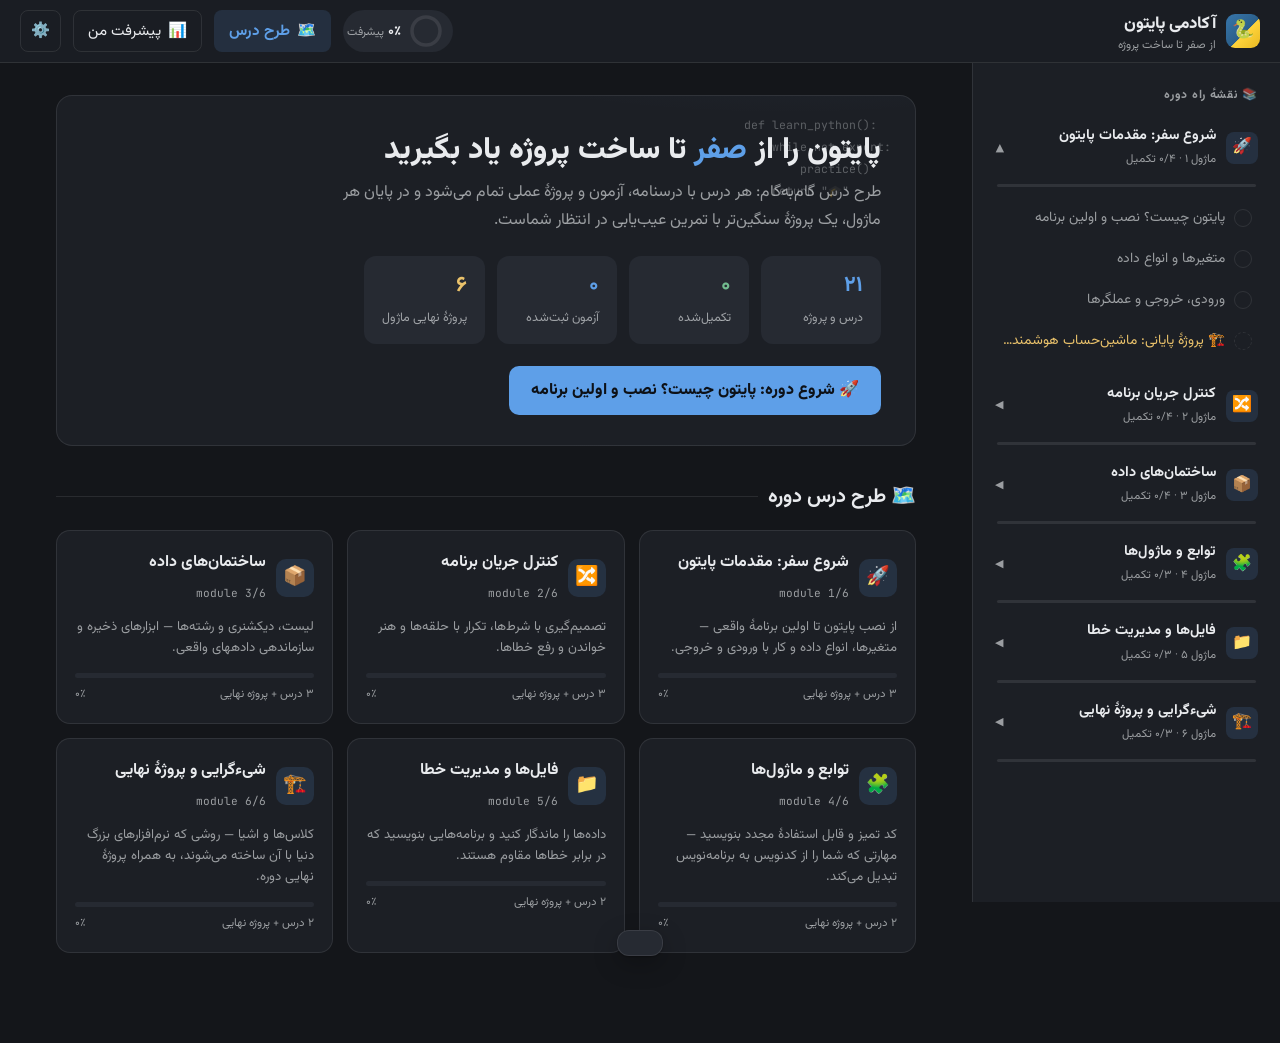
<file: academy/index.html>
<!DOCTYPE html>
<html lang="fa" dir="rtl" data-theme="dark" data-accent="blue">
<head>
<meta charset="UTF-8">
<meta name="viewport" content="width=device-width, initial-scale=1">
<title>آکادمی پایتون | آموزش گام‌به‌گام از صفر</title>
<link rel="preconnect" href="https://fonts.googleapis.com">
<link href="https://fonts.googleapis.com/css2?family=Vazirmatn:wght@300;400;500;700;800&family=JetBrains+Mono:wght@400;600&display=swap" rel="stylesheet">
<style>
:root{
  --radius:10px;
  --code-font:"JetBrains Mono",Menlo,Consolas,monospace;
  --sans:"Vazirmatn",Tahoma,"Segoe UI",sans-serif;
  --fs:16px;
}
html[data-theme="dark"]{
  --bg:#14161a; --surface:#1c1f25; --raised:#262a32; --hover:#2c313a;
  --text:#e9ebee; --text2:rgba(233,235,238,.62); --border:rgba(255,255,255,.09);
  --code-bg:#101216; --code-border:rgba(255,255,255,.07);
  --green:#72BC8F; --green-soft:rgba(114,188,143,.14);
  --red:#E97366; --red-soft:rgba(233,115,102,.13);
  --orange:#DE9255; --orange-soft:rgba(222,146,85,.13);
  --yellow:#EAC26B; --yellow-soft:rgba(234,194,107,.13);
  --shadow:0 1px 2px rgba(0,0,0,.3),0 8px 24px rgba(0,0,0,.25);
}
html[data-theme="light"]{
  --bg:#f7f7f5; --surface:#ffffff; --raised:#f0efed; --hover:#e9e8e5;
  --text:#2c2c2b; --text2:#7d7a75; --border:#e6e5e3;
  --code-bg:#15181d; --code-border:#15181d;
  --green:#46A171; --green-soft:#E8F1EC;
  --red:#E56458; --red-soft:#FCE9E7;
  --orange:#D5803B; --orange-soft:#FBEBDE;
  --yellow:#b8860b; --yellow-soft:#faf1dc;
  --shadow:0 1px 2px rgba(0,0,0,.05),0 4px 12px rgba(0,0,0,.05);
}
html[data-theme="dark"][data-accent="blue"]{--accent:#5E9FE8; --accent-soft:rgba(94,159,232,.14); --accent-text:#0d1117;}
html[data-theme="light"][data-accent="blue"]{--accent:#2783DE; --accent-soft:#E5F2FC; --accent-text:#fff;}
html[data-theme="dark"][data-accent="yellow"]{--accent:#EAC26B; --accent-soft:rgba(234,194,107,.15); --accent-text:#1a1408;}
html[data-theme="light"][data-accent="yellow"]{--accent:#c28a10; --accent-soft:#faf1dc; --accent-text:#fff;}
html[data-theme="dark"][data-accent="green"]{--accent:#72BC8F; --accent-soft:rgba(114,188,143,.15); --accent-text:#0b130e;}
html[data-theme="light"][data-accent="green"]{--accent:#46A171; --accent-soft:#E8F1EC; --accent-text:#fff;}
html[data-theme="dark"][data-accent="purple"]{--accent:#BF8EDA; --accent-soft:rgba(191,142,218,.15); --accent-text:#150b1b;}
html[data-theme="light"][data-accent="purple"]{--accent:#8b5fb0; --accent-soft:#f3ebf9; --accent-text:#fff;}

*{box-sizing:border-box}
html{font-size:var(--fs);}
body{margin:0;font-family:var(--sans);background:var(--bg);color:var(--text);line-height:1.7;font-size:1rem;}
button{font-family:inherit;cursor:pointer;font-size:.95rem;}
input,textarea,select{font-family:inherit;font-size:.95rem;color:var(--text);}
a{color:var(--accent)}
::selection{background:var(--accent-soft)}

/* ---------- Header ---------- */
header{position:sticky;top:0;z-index:50;display:flex;align-items:center;gap:12px;padding:10px 20px;background:color-mix(in srgb,var(--surface) 88%,transparent);backdrop-filter:blur(10px);border-bottom:1px solid var(--border);}
.logo{display:flex;align-items:center;gap:10px;font-weight:800;font-size:1.05rem;white-space:nowrap;}
.logo .py{width:34px;height:34px;border-radius:9px;display:grid;place-items:center;background:linear-gradient(135deg,#3776ab 0%,#2b5f8a 55%,#ffd43b 56%,#e8b923 100%);font-size:18px;}
.logo small{display:block;font-weight:400;font-size:.72rem;color:var(--text2);line-height:1.2}
header .spacer{flex:1}
.hbtn{display:inline-flex;align-items:center;gap:7px;padding:8px 14px;border-radius:8px;border:1px solid var(--border);background:transparent;color:var(--text);min-height:40px;}
.hbtn:hover{background:var(--hover)}
.hbtn.active{background:var(--accent-soft);border-color:transparent;color:var(--accent);font-weight:700;}
.hbtn.icon-only{padding:8px 10px}
#menuBtn{display:none}
.ring-wrap{display:flex;align-items:center;gap:8px;padding:4px 10px 4px 4px;border-radius:99px;background:var(--raised);}
.ring-wrap b{font-size:.85rem}
.ring-wrap span{font-size:.72rem;color:var(--text2)}
svg.ring{transform:rotate(-90deg)}
svg.ring .bg{stroke:var(--border);}
svg.ring .fg{stroke:var(--accent);stroke-linecap:round;transition:stroke-dashoffset .6s ease;}

/* ---------- Layout ---------- */
.layout{display:flex;min-height:calc(100vh - 61px);}
aside{width:308px;flex-shrink:0;border-inline-end:1px solid var(--border);background:var(--surface);padding:16px 12px 40px;overflow-y:auto;position:sticky;top:61px;height:calc(100vh - 61px);}
main{flex:1;min-width:0;padding:32px clamp(16px,4vw,48px) 90px;}
.inner{max-width:860px;margin:0 auto;}

/* ---------- Sidebar ---------- */
.side-title{font-size:.75rem;font-weight:700;color:var(--text2);letter-spacing:.06em;margin:6px 10px 10px;}
.mod{margin-bottom:6px;border-radius:var(--radius);}
.mod-head{display:flex;align-items:center;gap:10px;width:100%;padding:10px;border:none;background:transparent;color:var(--text);border-radius:var(--radius);text-align:right;min-height:44px;}
.mod-head:hover{background:var(--hover)}
.mod-head .ic{width:32px;height:32px;border-radius:8px;background:var(--accent-soft);display:grid;place-items:center;font-size:16px;flex-shrink:0;}
.mod-head .t{flex:1;min-width:0}
.mod-head .t b{display:block;font-size:.9rem;line-height:1.4}
.mod-head .t span{font-size:.72rem;color:var(--text2)}
.mod-head .chev{color:var(--text2);transition:transform .2s;font-size:.7rem}
.mod.open .chev{transform:rotate(90deg)}
.mod-lessons{display:none;padding:2px 6px 6px;}
.mod.open .mod-lessons{display:block}
.litem{display:flex;align-items:center;gap:9px;width:100%;padding:8px 10px;margin:1px 0;border:none;background:transparent;color:var(--text2);border-radius:8px;text-align:right;font-size:.86rem;min-height:40px;}
.litem:hover{background:var(--hover);color:var(--text)}
.litem.active{background:var(--accent-soft);color:var(--accent);font-weight:700;}
.litem .dot{width:18px;height:18px;border-radius:50%;border:1.6px solid var(--border);flex-shrink:0;display:grid;place-items:center;font-size:10px;color:transparent;background:transparent;}
.litem.done .dot{background:var(--green);border-color:var(--green);color:#fff;}
.litem.cap{color:var(--yellow)}
.litem.cap:hover{color:var(--yellow)}
.litem.cap .dot{border-style:dashed}
.litem .nm{flex:1;min-width:0;overflow:hidden;text-overflow:ellipsis;white-space:nowrap;}
.mod-prog{height:3px;border-radius:99px;background:var(--border);margin:4px 12px 8px;overflow:hidden;}
.mod-prog i{display:block;height:100%;background:var(--accent);border-radius:99px;transition:width .5s;}

/* ---------- Hero / dashboard ---------- */
.hero{position:relative;border:1px solid var(--border);border-radius:16px;padding:34px 34px 30px;background:
  radial-gradient(1000px 380px at 85% -60%, var(--accent-soft), transparent 60%),
  var(--surface);overflow:hidden;margin-bottom:28px;}
.hero .code-deco{position:absolute;inset-inline-start:auto;inset-inline-end:24px;top:18px;font-family:var(--code-font);font-size:.72rem;color:var(--text2);opacity:.5;direction:ltr;text-align:left;line-height:1.9;pointer-events:none;user-select:none;}
.hero h1{margin:0 0 8px;font-size:1.9rem;font-weight:800;line-height:1.35}
.hero h1 em{font-style:normal;color:var(--accent)}
.hero p{margin:0;color:var(--text2);max-width:560px}
.hero .stats{display:flex;gap:12px;flex-wrap:wrap;margin-top:22px;}
.stat{background:var(--raised);border-radius:12px;padding:12px 18px;min-width:120px;}
.stat b{display:block;font-size:1.35rem;color:var(--accent)}
.stat span{font-size:.78rem;color:var(--text2)}
.stat.g b{color:var(--green)} .stat.y b{color:var(--yellow)}
.continue-btn{margin-top:22px;display:inline-flex;align-items:center;gap:10px;padding:12px 22px;background:var(--accent);color:var(--accent-text);border:none;border-radius:10px;font-weight:800;font-size:1rem;min-height:46px;}
.continue-btn:hover{filter:brightness(1.08)}

h2.sec{font-size:1.25rem;margin:34px 0 16px;display:flex;align-items:center;gap:10px;}
h2.sec::after{content:"";flex:1;height:1px;background:var(--border);}
.mcards{display:grid;grid-template-columns:repeat(auto-fill,minmax(255px,1fr));gap:14px;}
.mcard{border:1px solid var(--border);border-radius:14px;background:var(--surface);padding:18px;cursor:pointer;transition:border-color .15s, transform .15s;position:relative;}
.mcard:hover{border-color:var(--accent);transform:translateY(-2px);}
.mcard .top{display:flex;align-items:center;gap:10px;margin-bottom:10px;}
.mcard .ic{width:38px;height:38px;border-radius:10px;background:var(--accent-soft);display:grid;place-items:center;font-size:19px;}
.mcard .num{font-size:.7rem;color:var(--text2);font-family:var(--code-font);direction:ltr}
.mcard h3{margin:0 0 4px;font-size:1rem;}
.mcard p{margin:0 0 14px;font-size:.82rem;color:var(--text2);line-height:1.6;min-height:2.6em;}
.mcard .bar{height:5px;border-radius:99px;background:var(--raised);overflow:hidden;}
.mcard .bar i{display:block;height:100%;background:var(--accent);border-radius:99px;}
.mcard .meta{display:flex;justify-content:space-between;font-size:.72rem;color:var(--text2);margin-top:7px;}
.mcard.complete{border-color:var(--green)}
.mcard.complete .bar i{background:var(--green)}

/* progress view */
.pgrid{display:grid;grid-template-columns:repeat(auto-fill,minmax(240px,1fr));gap:14px;margin-bottom:26px;}
.prow{border:1px solid var(--border);border-radius:12px;background:var(--surface);padding:14px 16px;display:flex;align-items:center;gap:12px;margin-bottom:8px;}
.prow .nm{flex:1;font-size:.9rem}
.prow .score{font-family:var(--code-font);font-size:.8rem;direction:ltr;color:var(--text2)}
.badge{font-size:.72rem;padding:3px 10px;border-radius:99px;font-weight:700;}
.badge.done{background:var(--green-soft);color:var(--green)}
.badge.todo{background:var(--raised);color:var(--text2)}

/* ---------- Lesson page ---------- */
.crumb{font-size:.8rem;color:var(--text2);margin-bottom:10px;display:flex;align-items:center;gap:6px;flex-wrap:wrap;}
.crumb a{color:var(--text2);text-decoration:none;cursor:pointer}
.crumb a:hover{color:var(--accent)}
.lesson-head{display:flex;align-items:flex-start;gap:14px;margin-bottom:6px;flex-wrap:wrap;}
.lesson-head h1{margin:0;font-size:1.55rem;font-weight:800;flex:1;min-width:200px;line-height:1.4}
.lesson-meta{display:flex;gap:14px;color:var(--text2);font-size:.8rem;margin-bottom:20px;flex-wrap:wrap;}
.goals{border:1px solid var(--border);border-inline-start:3px solid var(--accent);background:var(--surface);border-radius:10px;padding:14px 18px;margin-bottom:24px;}
.goals b{font-size:.86rem}
.goals ul{margin:8px 0 0;padding-inline-start:20px;font-size:.88rem;color:var(--text2)}
.goals li{margin:3px 0}

.tabs{display:flex;gap:4px;border-bottom:1px solid var(--border);margin-bottom:26px;overflow-x:auto;scrollbar-width:none;}
.tabs::-webkit-scrollbar{display:none}
.tab{border:none;background:transparent;color:var(--text2);padding:11px 16px;font-size:.9rem;border-bottom:2px solid transparent;margin-bottom:-1px;white-space:nowrap;min-height:44px;display:inline-flex;align-items:center;gap:7px;}
.tab:hover{color:var(--text)}
.tab.active{color:var(--accent);border-bottom-color:var(--accent);font-weight:700;}
.tab .cnt{background:var(--raised);color:var(--text2);border-radius:99px;font-size:.68rem;padding:1px 7px;}

.prose h2{font-size:1.18rem;margin:30px 0 10px;padding-inline-start:12px;border-inline-start:3px solid var(--accent);}
.prose h3{font-size:1rem;margin:22px 0 8px;color:var(--accent)}
.prose p{margin:10px 0;color:var(--text);}
.prose ul,.prose ol{padding-inline-start:22px;margin:10px 0}
.prose li{margin:5px 0}
.prose table{border-collapse:collapse;width:100%;margin:14px 0;font-size:.88rem;}
.prose th,.prose td{border:1px solid var(--border);padding:8px 12px;text-align:right;}
.prose th{background:var(--raised);font-size:.8rem}
.prose code{font-family:var(--code-font);font-size:.82em;background:var(--raised);border:1px solid var(--border);border-radius:5px;padding:1px 6px;direction:ltr;unicode-bidi:embed;}
.callout{display:flex;gap:12px;border-radius:10px;padding:13px 16px;margin:16px 0;font-size:.9rem;border:1px solid transparent;}
.callout .ci{flex-shrink:0}
.callout.tip{background:var(--accent-soft);}
.callout.warn{background:var(--orange-soft);}
.callout.note{background:var(--raised);border-color:var(--border)}

/* code blocks */
.codebox{direction:ltr;text-align:left;background:var(--code-bg);border:1px solid var(--code-border);border-radius:10px;margin:14px 0;overflow:hidden;}
.codebox .cb-head{display:flex;align-items:center;gap:8px;padding:7px 12px;border-bottom:1px solid rgba(255,255,255,.06);font-family:var(--code-font);font-size:.7rem;color:rgba(233,235,238,.5);}
.codebox .dots{display:flex;gap:5px}
.codebox .dots i{width:9px;height:9px;border-radius:50%;display:block}
.codebox .dots i:nth-child(1){background:#E97366}.codebox .dots i:nth-child(2){background:#EAC26B}.codebox .dots i:nth-child(3){background:#72BC8F}
.codebox .cb-head .copy{margin-inline-start:auto;background:transparent;border:1px solid rgba(255,255,255,.15);color:rgba(233,235,238,.6);border-radius:6px;padding:2px 10px;font-size:.68rem;font-family:var(--sans)}
.codebox .cb-head .copy:hover{color:#fff;border-color:rgba(255,255,255,.4)}
.codebox pre{margin:0;padding:14px 16px;overflow-x:auto;font-family:var(--code-font);font-size:.83rem;line-height:1.75;color:#e6edf3;}
.tok-k{color:#ff7b72}.tok-s{color:#a5d6ff}.tok-c{color:#8b949e;font-style:italic}.tok-n{color:#79c0ff}.tok-f{color:#d2a8ff}.tok-b{color:#ffa657}.tok-o{color:#ff7b72}
.out-label{font-size:.68rem;color:rgba(233,235,238,.45);padding:6px 16px 0;font-family:var(--code-font)}
.codebox pre.out{color:#9ba3ae;padding-top:6px;font-size:.8rem}
</style>
<style>
/* ---------- Quiz ---------- */
.quiz-q{border:1px solid var(--border);border-radius:12px;background:var(--surface);padding:18px 20px;margin-bottom:16px;}
.quiz-q .qt{font-weight:700;margin-bottom:12px;display:flex;gap:10px;}
.quiz-q .qn{color:var(--accent);font-family:var(--code-font);direction:ltr}
.opt{display:flex;align-items:center;gap:10px;width:100%;text-align:right;padding:11px 14px;margin:6px 0;border:1px solid var(--border);border-radius:9px;background:transparent;color:var(--text);font-size:.9rem;min-height:44px;transition:border-color .12s;}
.opt:hover{border-color:var(--accent)}
.opt .radio{width:17px;height:17px;border-radius:50%;border:1.6px solid var(--border);flex-shrink:0}
.opt.sel{border-color:var(--accent);background:var(--accent-soft)}
.opt.sel .radio{border-color:var(--accent);background:var(--accent);box-shadow:inset 0 0 0 3px var(--surface)}
.opt.right{border-color:var(--green);background:var(--green-soft)}
.opt.wrong{border-color:var(--red);background:var(--red-soft)}
.opt:disabled{cursor:default;opacity:.9}
.q-exp{margin-top:10px;font-size:.84rem;color:var(--text2);background:var(--raised);border-radius:8px;padding:10px 14px;display:none}
.q-exp.show{display:block}
.quiz-result{border-radius:12px;padding:18px 20px;margin-top:18px;display:none;align-items:center;gap:14px;}
.quiz-result.show{display:flex}
.quiz-result.pass{background:var(--green-soft);border:1px solid var(--green)}
.quiz-result.fail{background:var(--orange-soft);border:1px solid var(--orange)}
.quiz-result .em{font-size:1.6rem}
.quiz-result b{display:block}
.quiz-result span{font-size:.84rem;color:var(--text2)}

/* ---------- Buttons ---------- */
.btn{display:inline-flex;align-items:center;justify-content:center;gap:8px;padding:10px 20px;border-radius:9px;border:1px solid var(--border);background:var(--surface);color:var(--text);font-weight:600;min-height:44px;}
.btn:hover{background:var(--hover)}
.btn.primary{background:var(--accent);color:var(--accent-text);border-color:transparent}
.btn.primary:hover{filter:brightness(1.08);background:var(--accent)}
.btn.success{background:var(--green);color:#fff;border-color:transparent}
.btn.ghost{border-color:transparent}
.btn:disabled{opacity:.5;cursor:not-allowed}

/* ---------- Project / capstone ---------- */
.proj-banner{display:flex;gap:14px;align-items:flex-start;border:1px solid var(--border);border-inline-start:3px solid var(--yellow);border-radius:12px;background:var(--surface);padding:18px 20px;margin-bottom:20px;}
.proj-banner .ic{font-size:1.5rem}
.proj-banner h3{margin:0 0 4px;font-size:1.05rem}
.proj-banner p{margin:0;font-size:.88rem;color:var(--text2)}
.steps{counter-reset:st;list-style:none;padding:0;margin:16px 0;}
.steps li{position:relative;padding:0 44px 18px 0;counter-increment:st;}
.steps li::before{content:counter(st);position:absolute;right:0;top:0;width:28px;height:28px;border-radius:50%;background:var(--accent-soft);color:var(--accent);font-weight:800;font-size:.8rem;display:grid;place-items:center;font-family:var(--code-font);}
.steps li::after{content:"";position:absolute;right:13.5px;top:32px;bottom:2px;width:1.5px;background:var(--border);}
.steps li:last-child::after{display:none}
.editor-wrap{border:1px solid var(--code-border);border-radius:10px;overflow:hidden;background:var(--code-bg);margin:14px 0;}
.editor-head{display:flex;align-items:center;gap:8px;padding:8px 12px;border-bottom:1px solid rgba(255,255,255,.06);}
.editor-head .fname{font-family:var(--code-font);font-size:.72rem;color:rgba(233,235,238,.55);direction:ltr}
.editor-head .run{margin-inline-start:auto;display:inline-flex;align-items:center;gap:6px;background:var(--green);border:none;color:#08130c;font-weight:700;border-radius:7px;padding:5px 14px;font-size:.78rem;}
.editor-head .run:disabled{opacity:.6}
textarea.code-edit{width:100%;min-height:230px;background:transparent;border:none;resize:vertical;padding:14px 16px;font-family:var(--code-font);font-size:.83rem;line-height:1.7;color:#e6edf3;direction:ltr;text-align:left;outline:none;tab-size:4;}
.run-out{border-top:1px solid rgba(255,255,255,.07);padding:10px 16px;font-family:var(--code-font);font-size:.78rem;color:#9ba3ae;direction:ltr;text-align:left;white-space:pre-wrap;max-height:220px;overflow:auto;}
.run-out .err{color:#E97366}
.run-hint{font-size:.75rem;color:var(--text2);margin:6px 2px 0;}
details.rev{border:1px solid var(--border);border-radius:10px;background:var(--surface);margin:12px 0;overflow:hidden;}
details.rev summary{padding:13px 18px;cursor:pointer;font-weight:700;font-size:.9rem;list-style:none;display:flex;align-items:center;gap:10px;min-height:44px;}
details.rev summary::-webkit-details-marker{display:none}
details.rev summary .chev{margin-inline-start:auto;transition:transform .2s;color:var(--text2);font-size:.7rem}
details.rev[open] summary .chev{transform:rotate(90deg)}
details.rev .body{padding:2px 18px 16px;font-size:.9rem;}
details.rev.hintbox summary{color:var(--yellow)}
.bug-item{border:1px solid var(--border);border-radius:10px;margin:10px 0;overflow:hidden;background:var(--surface)}
.bug-item .bh{display:flex;align-items:center;gap:10px;padding:12px 16px;cursor:pointer;min-height:44px;font-size:.9rem}
.bug-item .bh:hover{background:var(--hover)}
.bug-item .bh .no{width:26px;height:26px;border-radius:8px;background:var(--red-soft);color:var(--red);display:grid;place-items:center;font-family:var(--code-font);font-size:.75rem;font-weight:700;flex-shrink:0}
.bug-item .bb{display:none;padding:0 16px 14px;font-size:.88rem;color:var(--text2)}
.bug-item.open .bb{display:block}
.done-row{display:flex;align-items:center;gap:14px;flex-wrap:wrap;border:1px solid var(--border);border-radius:12px;background:var(--surface);padding:16px 20px;margin-top:28px;}
.done-row .txt{flex:1;min-width:200px}
.done-row .txt b{display:block}
.done-row .txt span{font-size:.82rem;color:var(--text2)}
.pager{display:flex;gap:12px;margin-top:20px;}
.pager .btn{flex:1;justify-content:space-between}
.pager .btn small{color:var(--text2);font-weight:400}
.pager .btn .lbl{display:flex;flex-direction:column;align-items:flex-start;text-align:start}

/* ---------- Notes ---------- */
.note-form{display:flex;gap:10px;margin-bottom:18px;align-items:flex-start}
.note-form textarea{flex:1;background:var(--surface);border:1px solid var(--border);border-radius:10px;padding:12px 14px;min-height:74px;resize:vertical;outline:none;}
.note-form textarea:focus{border-color:var(--accent)}
.note{border:1px solid var(--border);border-radius:12px;background:var(--surface);padding:14px 16px;margin-bottom:10px;}
.note .nh{display:flex;align-items:center;gap:10px;margin-bottom:6px;}
.note .avatar{width:30px;height:30px;border-radius:50%;background:var(--accent-soft);color:var(--accent);display:grid;place-items:center;font-weight:800;font-size:.8rem;}
.note .who b{font-size:.84rem;display:block;line-height:1.3}
.note .who span{font-size:.7rem;color:var(--text2)}
.note .del{margin-inline-start:auto;border:none;background:transparent;color:var(--text2);font-size:.8rem;padding:6px}
.note .del:hover{color:var(--red)}
.note p{margin:0;font-size:.9rem;white-space:pre-wrap}
.empty{color:var(--text2);text-align:center;padding:34px 10px;font-size:.9rem;border:1.5px dashed var(--border);border-radius:12px;}
.empty .em{font-size:1.8rem;display:block;margin-bottom:8px}

/* ---------- AI chat ---------- */
.ai-status{display:flex;align-items:center;gap:8px;font-size:.78rem;color:var(--text2);margin-bottom:14px;}
.ai-status .led{width:9px;height:9px;border-radius:50%;background:var(--red)}
.ai-status.on .led{background:var(--green);box-shadow:0 0 6px var(--green)}
.chat-box{border:1px solid var(--border);border-radius:14px;background:var(--surface);display:flex;flex-direction:column;height:460px;overflow:hidden;}
.chat-msgs{flex:1;overflow-y:auto;padding:18px;display:flex;flex-direction:column;gap:12px;}
.msg{max-width:82%;padding:10px 15px;border-radius:14px;font-size:.9rem;white-space:pre-wrap;line-height:1.7}
.msg.user{align-self:flex-start;background:var(--accent);color:var(--accent-text);border-bottom-right-radius:4px;}
.msg.ai{align-self:flex-end;background:var(--raised);border-bottom-left-radius:4px;}
.msg.ai.thinking{color:var(--text2);font-style:italic}
.chat-input{display:flex;gap:8px;padding:12px;border-top:1px solid var(--border);}
.chat-input textarea{flex:1;background:var(--raised);border:1px solid var(--border);border-radius:10px;padding:10px 14px;resize:none;height:46px;outline:none}
.chat-input textarea:focus{border-color:var(--accent)}
.sugg{display:flex;gap:8px;flex-wrap:wrap;margin-top:12px}
.sugg button{border:1px solid var(--border);background:var(--surface);color:var(--text2);border-radius:99px;padding:7px 14px;font-size:.78rem;}
.sugg button:hover{color:var(--accent);border-color:var(--accent)}
.ai-setup{border:1.5px dashed var(--border);border-radius:12px;padding:20px;font-size:.88rem;color:var(--text2);margin-bottom:14px}
.ai-setup b{color:var(--text)}

/* ---------- Modal / drawer / toast ---------- */
.overlay{position:fixed;inset:0;background:rgba(0,0,0,.55);z-index:90;display:none;}
.overlay.show{display:block}
.modal{position:fixed;z-index:100;inset:0;display:none;place-items:center;padding:20px;}
.modal.show{display:grid}
.modal .panel{background:var(--surface);border:1px solid var(--border);border-radius:16px;width:min(560px,100%);max-height:88vh;overflow-y:auto;box-shadow:var(--shadow);}
.panel-head{display:flex;align-items:center;gap:10px;padding:18px 22px 0;}
.panel-head h2{margin:0;font-size:1.15rem;flex:1}
.panel-head .x{border:none;background:var(--raised);color:var(--text2);width:34px;height:34px;border-radius:8px;font-size:1rem;}
.panel-body{padding:18px 22px 24px;}
.set-group{margin-bottom:22px;}
.set-group>label{display:block;font-size:.8rem;font-weight:700;color:var(--text2);margin-bottom:9px;}
.seg{display:flex;background:var(--raised);border-radius:9px;padding:3px;gap:3px;}
.seg button{flex:1;border:none;background:transparent;color:var(--text2);padding:8px;border-radius:7px;min-height:40px}
.seg button.on{background:var(--surface);color:var(--text);font-weight:700;box-shadow:var(--shadow)}
.swatches{display:flex;gap:10px}
.sw{width:40px;height:40px;border-radius:50%;border:2.5px solid transparent;cursor:pointer;position:relative}
.sw.on{border-color:var(--text)}
.sw span{position:absolute;inset:3px;border-radius:50%;}
.field{margin-bottom:12px}
.field label{display:block;font-size:.78rem;color:var(--text2);margin-bottom:5px}
.field input,.field select{width:100%;background:var(--raised);border:1px solid var(--border);border-radius:8px;padding:10px 13px;outline:none;min-height:42px}
.field input:focus{border-color:var(--accent)}
.field input[dir=ltr]{direction:ltr;text-align:left;font-family:var(--code-font);font-size:.8rem}
.range-row{display:flex;align-items:center;gap:12px}
.range-row input[type=range]{flex:1;accent-color:var(--accent)}
.danger-zone{border:1px solid var(--red);border-radius:10px;padding:14px 16px;}
.danger-zone p{margin:0 0 10px;font-size:.82rem;color:var(--text2)}
.btn.danger{color:var(--red);border-color:var(--red);background:transparent}
.btn.danger:hover{background:var(--red-soft)}
#toast{position:fixed;bottom:24px;left:50%;transform:translateX(-50%) translateY(80px);background:var(--raised);border:1px solid var(--border);color:var(--text);padding:12px 22px;border-radius:12px;font-size:.9rem;z-index:200;transition:transform .3s;box-shadow:var(--shadow);max-width:90vw;text-align:center}
#toast.show{transform:translateX(-50%) translateY(0)}

/* ---------- Responsive ---------- */
@media (max-width:920px){
  #menuBtn{display:inline-flex}
  aside{position:fixed;inset-inline-start:0;top:0;height:100vh;z-index:95;transform:translateX(100%);transition:transform .25s;width:min(320px,86vw);padding-top:20px;}
  html[dir="rtl"] aside{transform:translateX(100%)}
  aside.open{transform:translateX(0)!important}
  main{padding:22px 16px 80px}
  .hero{padding:24px 20px}
  .hero h1{font-size:1.45rem}
  .hero .code-deco{display:none}
  header{padding:10px 12px;gap:8px}
  .ring-wrap span{display:none}
  .hbtn .lb{display:none}
  .hbtn{padding:8px 11px}
  .pager{flex-direction:column}
  .note-form{flex-direction:column}
  .note-form .btn{width:100%}
}
@media (prefers-reduced-motion:reduce){*{transition:none!important;animation:none!important}}
</style>
</head>
<body>

<header>
  <button class="hbtn icon-only" id="menuBtn" aria-label="منو">☰</button>
  <div class="logo">
    <div class="py">🐍</div>
    <div>آکادمی پایتون<small>از صفر تا ساخت پروژه</small></div>
  </div>
  <div class="spacer"></div>
  <div class="ring-wrap" title="پیشرفت کل دوره">
    <svg class="ring" width="34" height="34" viewBox="0 0 34 34" aria-hidden="true">
      <circle class="bg" cx="17" cy="17" r="14" fill="none" stroke-width="3.5"></circle>
      <circle class="fg" id="ringFg" cx="17" cy="17" r="14" fill="none" stroke-width="3.5" stroke-dasharray="88" stroke-dashoffset="88"></circle>
    </svg>
    <div><b id="ringPct">۰٪</b> <span>پیشرفت</span></div>
  </div>
  <button class="hbtn" id="navHome">🗺️ <span class="lb">طرح درس</span></button>
  <button class="hbtn" id="navProg">📊 <span class="lb">پیشرفت من</span></button>
  <button class="hbtn icon-only" id="navSet" aria-label="تنظیمات">⚙️</button>
</header>

<div class="layout">
  <aside id="sidebar" aria-label="فهرست درس‌ها">
    <div class="side-title">📚 نقشهٔ راه دوره</div>
    <div id="sideTree"></div>
  </aside>
  <main><div class="inner" id="view"></div></main>
</div>

<div class="overlay" id="overlay"></div>

<div class="modal" id="setModal" role="dialog" aria-modal="true" aria-label="تنظیمات">
  <div class="panel">
    <div class="panel-head"><h2>⚙️ شخصی‌سازی و تنظیمات</h2><button class="x" data-close>✕</button></div>
    <div class="panel-body">
      <div class="set-group">
        <label>حالت نمایش</label>
        <div class="seg" id="themeSeg">
          <button data-theme="dark">🌙 تیره (حالت برنامه‌نویس)</button>
          <button data-theme="light">☀️ روشن</button>
        </div>
      </div>
      <div class="set-group">
        <label>رنگ اصلی</label>
        <div class="swatches" id="accentRow">
          <button class="sw" data-accent="blue" aria-label="آبی"><span style="background:#5E9FE8"></span></button>
          <button class="sw" data-accent="yellow" aria-label="زرد پایتونی"><span style="background:#EAC26B"></span></button>
          <button class="sw" data-accent="green" aria-label="سبز"><span style="background:#72BC8F"></span></button>
          <button class="sw" data-accent="purple" aria-label="بنفش"><span style="background:#BF8EDA"></span></button>
        </div>
      </div>
      <div class="set-group">
        <label>اندازهٔ متن</label>
        <div class="range-row"><span style="font-size:.75rem">کوچک</span><input type="range" id="fontRange" min="14" max="19" step="1"><span style="font-size:1.05rem">بزرگ</span></div>
      </div>
      <div class="set-group">
        <label>نام شما (برای یادداشت‌ها)</label>
        <div class="field"><input id="userName" placeholder="مثلاً: علی"></div>
      </div>
      <div class="set-group">
        <label>🤖 اتصال دستیار هوش مصنوعی (اختیاری)</label>
        <div class="field"><label>آدرس سرویس (سازگار با OpenAI)</label><input id="aiUrl" dir="ltr" placeholder="https://api.openai.com/v1/chat/completions"></div>
        <div class="field"><label>نام مدل</label><input id="aiModel" dir="ltr" placeholder="gpt-4o-mini"></div>
        <div class="field"><label>کلید API (فقط روی همین مرورگر ذخیره می‌شود)</label><input id="aiKey" dir="ltr" type="password" placeholder="sk-..."></div>
      </div>
      <div class="set-group">
        <div class="danger-zone">
          <p>پاک کردن همهٔ پیشرفت، نمره‌ها و یادداشت‌ها. این کار قابل بازگشت نیست.</p>
          <button class="btn danger" id="resetAll">🗑️ شروع دوباره از صفر</button>
        </div>
      </div>
      <button class="btn primary" style="width:100%" data-close>ذخیره و بستن</button>
    </div>
  </div>
</div>

<div id="toast" role="status"></div>
<script>
const COURSE = { modules: [
{
 id:"m1", icon:"🚀", title:"شروع سفر: مقدمات پایتون", desc:"از نصب پایتون تا اولین برنامهٔ واقعی — متغیرها، انواع داده و کار با ورودی و خروجی.",
 lessons:[
 {id:"m1l1", title:"پایتون چیست؟ نصب و اولین برنامه", time:"۲۰ دقیقه",
  goals:["بدانید پایتون چیست و کجا استفاده می‌شود","پایتون را روی سیستم خود راه بیندازید","اولین برنامه را بنویسید و اجرا کنید"],
  content:`
<h2>پایتون چیست؟</h2>
<p>پایتون یکی از <b>محبوب‌ترین زبان‌های برنامه‌نویسی دنیا</b> است: ساده، خوانا و قدرتمند. با آن می‌توان سایت ساخت، داده تحلیل کرد، هوش مصنوعی آموزش داد و کارهای تکراری را خودکار کرد. اسمش هم از گروه کمدی «Monty Python» می‌آید، نه مار! 🐍</p>
<h2>نصب و راه‌اندازی</h2>
<ul>
<li>به سایت <code>python.org</code> بروید و آخرین نسخه را دانلود کنید.</li>
<li>هنگام نصب در ویندوز، حتماً تیک <b>Add Python to PATH</b> را بزنید.</li>
<li>یک ویرایشگر مثل <b>VS Code</b> نصب کنید (یا فعلاً از همین اجراگر داخل همین صفحه استفاده کنید!).</li>
</ul>
<div class="callout tip"><span class="ci">💡</span><div>در همین سایت، تب «🚀 پروژهٔ عملی» هر درس یک اجراگر پایتون دارد — یعنی بدون نصب چیزی هم می‌توانید تمرین کنید.</div></div>
<h2>اولین برنامه: سلام دنیا!</h2>
<p>سنت قدیمی برنامه‌نویس‌ها: اولین برنامه فقط یک جمله چاپ می‌کند:</p>
~~~python
# این یک کامنت است — پایتون آن را نادیده می‌گیرد
print("سلام دنیا!")
print("من دارم برنامه‌نویس می‌شوم 🐍")
~~~
<pre-out>سلام دنیا!
من دارم برنامه‌نویس می‌شوم 🐍</pre-out>
<p>تابع <code>print</code> هر چیزی را که بین پرانتز بدهید روی صفحه چاپ می‌کند. متن‌ها باید داخل گیومه <code>"..."</code> باشند.</p>
<div class="callout note"><span class="ci">📝</span><div>کامنت‌ها با <code>#</code> شروع می‌شوند و برای توضیح کد به خودتان و دیگران استفاده می‌شوند. عادت کنید کدتان را کامنت‌گذاری کنید!</div></div>`,
  quiz:[
   {q:"کدام دستور متن را روی صفحه چاپ می‌کند؟", opts:["echo()","print()","show()","write()"], a:1, exp:"در پایتون از print() برای چاپ خروجی استفاده می‌شود."},
   {q:"کامنت در پایتون با چه علامتی شروع می‌شود؟", opts:["//","<!--","#","**"], a:2, exp:"هر چیزی بعد از # در آن خط، توسط پایتون نادیده گرفته می‌شود."},
   {q:"متن‌ها در print باید داخل چه چیزی باشند؟", opts:["پرانتز اضافه","گیومه","آکولاد","هیچ‌چیز"], a:1, exp:"رشته‌های متنی همیشه داخل گیومه \"...\" یا '...' قرار می‌گیرند."}
  ],
  project:{title:"کارت معرفی من", desc:"برنامه‌ای بنویسید که یک کارت معرفی زیبا از شما چاپ کند.",
   steps:["با چند print خط تزئینی و نام خود را چاپ کنید","علاقه‌مندی و هدفتان از یادگیری پایتون را اضافه کنید","بالای برنامه یک کامنت توضیحی بنویسید"],
   starter:`# کارت معرفی من\nprint("==============")\n# ادامه را خودتان بنویسید\n`,
   solution:`# کارت معرفی من\nprint("====================")\nprint("   نام: علی")\nprint("   علاقه: برنامه‌نویسی")\nprint("   هدف: تسلط بر پایتون 🐍")\nprint("====================")`}
 },
 {id:"m1l2", title:"متغیرها و انواع داده", time:"۲۵ دقیقه",
  goals:["متغیر بسازید و مقدار بدهید","انواع دادهٔ اصلی را بشناسید","با type نوع داده را بررسی کنید"],
  content:`
<h2>متغیر: جعبه‌ای برای داده</h2>
<p>متغیر مثل یک <b>جعبهٔ برچسب‌دار</b> است: اسمی روی آن می‌گذارید و داده‌ای داخلش می‌ریزید:</p>
~~~python
name = "سارا"        # رشته (str)
age = 17              # عدد صحیح (int)
height = 1.68         # عدد اعشاری (float)
is_student = True     # بولی (bool)

print(name, age, height, is_student)
print(type(age))      # نوع داده را نشان می‌دهد
~~~
<pre-out>سارا 17 1.68 True
&lt;class 'int'&gt;</pre-out>
<h2>قوانین نام‌گذاری</h2>
<ul>
<li>فقط حروف انگلیسی، عدد و زیرخط <code>_</code> — شروع با عدد ممنوع!</li>
<li>نام‌های بامعنا انتخاب کنید: <code>user_age</code> بهتر از <code>x</code> است.</li>
<li>پایتون به بزرگی/کوچکی حروف حساس است: <code>Name</code> و <code>name</code> دو متغیر متفاوتند.</li>
</ul>
<h2>تبدیل نوع داده</h2>
~~~python
score_text = "18"          # این رشته است، نه عدد!
score = int(score_text)    # تبدیل به عدد صحیح
print(score + 2)           # 20

pi = float("3.14")         # تبدیل به اعشاری
message = str(100)         # تبدیل عدد به رشته
~~~
<div class="callout warn"><span class="ci">⚠️</span><div>جمع رشته با عدد خطا می‌دهد: <code>"18" + 2</code> ❌ — اول با <code>int()</code> تبدیل کنید.</div></div>`,
  quiz:[
   {q:"نوع دادهٔ 1.68 چیست؟", opts:["int","str","float","bool"], a:2, exp:"اعداد اعشاری از نوع float هستند."},
   {q:"کدام نام متغیر مجاز است؟", opts:["2name","user-age","user_age","user age"], a:2, exp:"فقط حروف، اعداد و زیرخط مجاز است و شروع با عدد ممنوع."},
   {q:"حاصل int(\"7\") + 3 چیست؟", opts:["73","10","خطا","\"10\""], a:1, exp:"int(\"7\") رشته را به عدد 7 تبدیل می‌کند، پس 7+3=10."}
  ],
  project:{title:"پروفایل‌ساز متغیری", desc:"اطلاعات یک نفر را در متغیرها ذخیره و یک پروفایل مرتب چاپ کنید.",
   steps:["متغیرهای نام، سن، شهر و علاقه بسازید","سال تولد را از روی سن محاسبه کنید (1405 منهای سن)","همه را با print مرتب چاپ کنید","نوع دو متغیر را هم با type چاپ کنید"],
   starter:`# پروفایل‌ساز\nname = "سارا"\nage = 17\n# بقیهٔ متغیرها و محاسبه را کامل کنید\n`,
   solution:`name = "سارا"\nage = 17\ncity = "تهران"\nhobby = "کتاب"\nbirth_year = 1405 - age\n\nprint("نام:", name)\nprint("سن:", age, "| متولد:", birth_year)\nprint("شهر:", city, "| علاقه:", hobby)\nprint(type(name))\nprint(type(age))`}
 },
 {id:"m1l3", title:"ورودی، خروجی و عملگرها", time:"۲۵ دقیقه",
  goals:["از کاربر ورودی بگیرید","با f-string خروجی زیبا بسازید","عملگرهای ریاضی را به کار بگیرید"],
  content:`
<h2>گرفتن ورودی از کاربر</h2>
~~~python
name = input("اسمت چیه؟ ")
print("سلام", name)

# نکتهٔ مهم: خروجی input همیشه رشته است!
age = int(input("چند سالته؟ "))
~~~
<h2>f-string: قالب‌بندی حرفه‌ای</h2>
<p>با گذاشتن <code>f</code> قبل از گیومه، می‌توانید متغیرها را مستقیم داخل متن بگذارید:</p>
~~~python
name = "رضا"
age = 20
print(f"سلام {name}! تو {age} سال داری.")
print(f"ده سال دیگر {age + 10} ساله می‌شوی!")
~~~
<h2>عملگرهای ریاضی</h2>
<table><tr><th>عملگر</th><th>کار</th><th>مثال</th><th>نتیجه</th></tr>
<tr><td><code>+  -  *</code></td><td>جمع، تفریق، ضرب</td><td><code>3 * 4</code></td><td>12</td></tr>
<tr><td><code>/</code></td><td>تقسیم (همیشه اعشاری)</td><td><code>7 / 2</code></td><td>3.5</td></tr>
<tr><td><code>//</code></td><td>تقسیم صحیح</td><td><code>7 // 2</code></td><td>3</td></tr>
<tr><td><code>%</code></td><td>باقیمانده</td><td><code>7 % 2</code></td><td>1</td></tr>
<tr><td><code>**</code></td><td>توان</td><td><code>2 ** 3</code></td><td>8</td></tr></table>
<div class="callout tip"><span class="ci">💡</span><div>باقیمانده <code>%</code> خیلی پرکاربرد است: مثلاً <code>x % 2 == 0</code> یعنی x زوج است.</div></div>`,
  quiz:[
   {q:"خروجی input همیشه چه نوعی است؟", opts:["int","str","float","بستگی به ورودی دارد"], a:1, exp:"input همیشه رشته برمی‌گرداند؛ برای محاسبه باید تبدیل کنید."},
   {q:"حاصل 10 % 3 چیست؟", opts:["3","3.33","1","0"], a:2, exp:"باقیماندهٔ تقسیم 10 بر 3 برابر 1 است."},
   {q:"کدام خروجی f\"{2 ** 3}\" است؟", opts:["6","8","9","23"], a:1, exp:"** عملگر توان است: 2 به توان 3 می‌شود 8."}
  ],
  project:{title:"محاسبه‌گر سن و قد", desc:"برنامه‌ای که با گرفتن اطلاعات کاربر، محاسبات جالب انجام می‌دهد.",
   steps:["نام و سن کاربر را با input بگیرید (سن را int کنید)","سن کاربر بر حسب ماه و روز را حساب کنید","با f-string یک گزارش زیبا چاپ کنید"],
   starter:`name = input("نام: ")\nage = int(input("سن: "))\n# محاسبهٔ ماه و روز را اضافه کنید\n`,
   solution:`name = input("نام: ")\nage = int(input("سن: "))\nmonths = age * 12\ndays = age * 365\nprint(f"سلام {name} عزیز!")\nprint(f"تو حدود {months} ماه یا {days} روز زندگی کرده‌ای 🎉")`}
 }
 ],
 capstone:{id:"m1cap", title:"پروژهٔ پایانی: ماشین‌حساب هوشمند + عیب‌یابی", time:"۶۰ دقیقه",
  story:"یک ماشین‌حساب کامل که دو عدد می‌گیرد و جمع، تفریق، ضرب، تقسیم، باقیمانده و توان را یک‌جا گزارش می‌دهد. کد آماده است اما یک برنامه‌نویس عجول چند باگ در آن کاشته! اول اجرا کنید، خطاها را بخوانید و یکی‌یکی تعمیر کنید.",
  requirements:["دو عدد از کاربر بگیرد و به عدد تبدیل کند","هر شش عمل ریاضی را با f-string چاپ کند","خروجی مرتب و خوانا باشد"],
  buggy:`# 🐞 این ماشین‌حساب ۴ باگ دارد!\nprint("=== ماشین‌حساب هوشمند ===")\n\na = input("عدد اول: ")\nb = input("عدد دوم: ")\n\nprint(f"جمع: {a + b}")\nprint(f"تفریق: {a - b}")\nprint(f"ضرب: {a * b}")\nprint(f"تقسیم: {a / b}"\nprint(f"باقیمانده: {a % b}")\nprint(f"توان: {a ^ b}")`,
  bugs:[
   {hint:"ورودی‌ها رشته هستند؛ برای همین «جمع» دو عدد به هم می‌چسبند (12+3 می‌شود 123) و تفریق کلاً خطا می‌دهد.", fix:"ورودی‌ها را تبدیل کنید: a = float(input(...)) و b = float(input(...))"},
   {hint:"یکی از خطوط print پرانتز بسته نشده و SyntaxError می‌گیرید.", fix:"خط تقسیم باید با )) تمام شود: print(f\"تقسیم: {a / b}\")"},
   {hint:"در پایتون عملگر توان ^ نیست!", fix:"به جای a ^ b بنویسید a ** b"},
   {hint:"اگر عدد دوم صفر باشد، تقسیم و باقیمانده کرش می‌کنند. (این را در ماژول بعدی حرفه‌ای حل می‌کنیم!)", fix:"فعلاً قبل از تقسیم بررسی کنید و اگر b صفر بود پیام مناسب چاپ کنید (با if که در ماژول بعد می‌آموزید)."}
  ],
  solution:`print("=== ماشین‌حساب هوشمند ===")\n\na = float(input("عدد اول: "))\nb = float(input("عدد دوم: "))\n\nprint(f"جمع: {a + b}")\nprint(f"تفریق: {a - b}")\nprint(f"ضرب: {a * b}")\nif b != 0:\n    print(f"تقسیم: {a / b}")\n    print(f"باقیمانده: {a % b}")\nelse:\n    print("تقسیم بر صفر ممکن نیست!")\nprint(f"توان: {a ** b}")`}
},
{
 id:"m2", icon:"🔀", title:"کنترل جریان برنامه", desc:"تصمیم‌گیری با شرط‌ها، تکرار با حلقه‌ها و هنر خواندن و رفع خطاها.",
 lessons:[
 {id:"m2l1", title:"شرط‌ها: if / elif / else", time:"۲۵ دقیقه",
  goals:["با if تصمیم‌گیری کنید","شرط‌های چندگانه بسازید","عملگرهای مقایسه و منطقی را ترکیب کنید"],
  content:`
<h2>تصمیم‌گیری در کد</h2>
<p>برنامه‌ها باید بتوانند تصمیم بگیرند. در پایتون بلوک‌ها با <b>تورفتگی (فاصله از اول خط)</b> مشخص می‌شوند — معمولاً ۴ فاصله:</p>
~~~python
score = int(input("نمره‌ات چند شد؟ "))

if score >= 17:
    print("عالی! 🌟")
elif score >= 12:
    print("خوب، ولی جا برای پیشرفت هست")
elif score >= 10:
    print("قبول شدی — بیشتر تمرین کن")
else:
    print("افتادی — دوباره تلاش کن 💪")
~~~
<h2>عملگرهای مقایسه و منطقی</h2>
<table><tr><th>عملگر</th><th>معنی</th></tr>
<tr><td><code>==</code> / <code>!=</code></td><td>برابر / نابرابر</td></tr>
<tr><td><code>&gt;</code> <code>&lt;</code> <code>&gt;=</code> <code>&lt;=</code></td><td>بزرگ‌تر، کوچک‌تر، ...</td></tr>
<tr><td><code>and</code> / <code>or</code> / <code>not</code></td><td>و / یا / نقیض</td></tr></table>
~~~python
age = 20
has_card = True

if age >= 18 and has_card:
    print("ورود مجاز ✅")
if age < 13 or age > 60:
    print("بلیت نیم‌بها 🎫")
~~~
<div class="callout warn"><span class="ci">⚠️</span><div>اشتباه رایج: <code>=</code> برای مقداردهی است و <code>==</code> برای مقایسه. در شرط همیشه == به کار ببرید!</div></div>`,
  quiz:[
   {q:"بلوک‌های کد در پایتون با چه چیزی مشخص می‌شوند؟", opts:["آکولاد {}","تورفتگی","پرانتز","نقطه‌ویرگول"], a:1, exp:"پایتون برخلاف بیشتر زبان‌ها از تورفتگی استفاده می‌کند."},
   {q:"برای مقایسهٔ برابری از کدام استفاده می‌کنیم؟", opts:["=","==","===","eq"], a:1, exp:"== مقایسه می‌کند؛ = فقط مقدار می‌دهد."},
   {q:"اگر score=15 باشد، کد بالا چه چاپ می‌کند؟", opts:["عالی! 🌟","خوب، ولی جا برای پیشرفت هست","قبول شدی","هیچ‌چیز"], a:1, exp:"15 از 17 کمتر و از 12 بیشتر است، پس elif دوم اجرا می‌شود."}
  ],
  project:{title:"نگهبان ورودی باشگاه", desc:"برنامه‌ای که بر اساس سن و عضویت، اجازهٔ ورود و نوع بلیت را تعیین می‌کند.",
   steps:["سن را بگیرید و عضویت (بله/خیر) را بپرسید","زیر ۱۲ سال: ورود با والدین","۱۲ تا ۱۷: بلیت نیم‌بها","۱۸ به بالا و عضو: ورود آزاد؛ غیرعضو: بلیت کامل"],
   starter:`age = int(input("سن: "))\nmember = input("عضو هستی؟ (بله/خیر) ")\n# شرط‌ها را بنویسید\n`,
   solution:`age = int(input("سن: "))\nmember = input("عضو هستی؟ (بله/خیر) ")\n\nif age < 12:\n    print("ورود فقط با والدین 👨‍👧")\nelif age <= 17:\n    print("بلیت نیم‌بها 🎫")\nelif member == "بله":\n    print("ورود آزاد — خوش آمدید! ✅")\nelse:\n    print("بلیت کامل 💳")`}
 },
 {id:"m2l2", title:"حلقه‌ها: for و while", time:"۳۰ دقیقه",
  goals:["کارهای تکراری را با حلقه انجام دهید","تفاوت for و while را بدانید","از break و continue استفاده کنید"],
  content:`
<h2>حلقهٔ for: تکرار مشخص</h2>
~~~python
for i in range(5):        # 0 1 2 3 4
    print(f"دور شمارهٔ {i}")

for i in range(1, 11):    # 1 تا 10
    print(i * 2)          # جدول ضرب 2
~~~
<h2>حلقهٔ while: تکرار تا وقتی شرط برقرار است</h2>
~~~python
password = ""
while password != "1234":
    password = input("رمز عبور: ")
print("ورود موفق! 🔓")
~~~
<h2>break و continue</h2>
~~~python
for n in range(1, 10):
    if n == 5:
        break             # حلقه کاملاً متوقف می‌شود
    if n % 2 == 0:
        continue          # بقیهٔ این دور رد می‌شود
    print(n)              # 1 3
~~~
<div class="callout warn"><span class="ci">⚠️</span><div>مراقب <b>حلقهٔ بی‌نهایت</b> باشید! اگر شرط while هیچ‌وقت غلط نشود، برنامه هرگز تمام نمی‌شود. حتماً چیزی در حلقه تغییر کند.</div></div>`,
  quiz:[
   {q:"range(3) چه اعدادی تولید می‌کند؟", opts:["1,2,3","0,1,2","0,1,2,3","3"], a:1, exp:"range از صفر شروع می‌کند و خود عدد پایان را شامل نمی‌شود."},
   {q:"break چه کاری می‌کند؟", opts:["دور فعلی را رد می‌کند","حلقه را کامل متوقف می‌کند","برنامه را می‌بندد","خطا می‌دهد"], a:1, exp:"break از حلقه خارج می‌شود؛ continue فقط دور فعلی را رد می‌کند."},
   {q:"چه زمانی while بهتر از for است؟", opts:["وقتی تعداد تکرار مشخص است","وقتی تعداد تکرار از قبل معلوم نیست","همیشه","هرگز"], a:1, exp:"وقتی نمی‌دانیم چند بار تکرار لازم است (مثل تلاش برای رمز)، while مناسب است."}
  ],
  project:{title:"جدول ضرب هوشمند", desc:"برنامه‌ای که جدول ضرب هر عددی را مرتب چاپ کند و جمع کل را هم بگوید.",
   steps:["عدد را از کاربر بگیرید","با for از ۱ تا ۱۰ جدول ضرب را با f-string چاپ کنید","جمع همهٔ حاصل‌ضرب‌ها را در متغیری جمع بزنید و در پایان چاپ کنید"],
   starter:`n = int(input("جدول ضرب کدام عدد؟ "))\ntotal = 0\n# حلقه را بنویسید\n`,
   solution:`n = int(input("جدول ضرب کدام عدد؟ "))\ntotal = 0\nfor i in range(1, 11):\n    result = n * i\n    total += result\n    print(f"{n} x {i} = {result}")\nprint(f"جمع کل: {total}")`}
 },
 {id:"m2l3", title:"خطاها و هنر عیب‌یابی", time:"۲۵ دقیقه",
  goals:["انواع خطاهای رایج را بشناسید","پیام خطا را بخوانید و بفهمید","روش گام‌به‌گام عیب‌یابی را یاد بگیرید"],
  content:`
<h2>خطا دوست شماست!</h2>
<p>هر برنامه‌نویسی روزانه ده‌ها خطا می‌بیند. تفاوت حرفه‌ای‌ها این است که <b>پیام خطا را می‌خوانند</b> به جای اینکه بترسند!</p>
~~~python
age = int("بیست")   # این خط خطا می‌دهد
~~~
<pre-out>Traceback (most recent call last):
  File "main.py", line 1, in &lt;module&gt;
ValueError: invalid literal for int() with base 10: 'بیست'</pre-out>
<p>پیام را از <b>پایین به بالا</b> بخوانید: نوع خطا (ValueError)، توضیح، و شمارهٔ خط (line 1).</p>
<h2>خطاهای رایج</h2>
<table><tr><th>خطا</th><th>علت رایج</th></tr>
<tr><td><code>SyntaxError</code></td><td>پرانتز/گیومهٔ باز، دونقطهٔ فراموش‌شده</td></tr>
<tr><td><code>NameError</code></td><td>استفاده از متغیر تعریف‌نشده یا غلط املایی</td></tr>
<tr><td><code>TypeError</code></td><td>جمع رشته با عدد و امثال آن</td></tr>
<tr><td><code>ValueError</code></td><td>تبدیل ناممکن مثل int(\"سلام\")</td></tr>
<tr><td><code>IndentationError</code></td><td>تورفتگی اشتباه</td></tr></table>
<h2>روش کارآگاهی 🕵️</h2>
<ul>
<li><b>۱. پیام خطا را کامل بخوانید</b> — نوع و شمارهٔ خط طلاست.</li>
<li><b>۲. با print ردیابی کنید</b> — مقدار متغیرها را وسط برنامه چاپ کنید.</li>
<li><b>۳. کد را تکه‌تکه اجرا کنید</b> — مشکل را محدود کنید.</li>
<li><b>۴. فرضیه بسازید و تست کنید</b> — مثل یک دانشمند!</li>
</ul>
<div class="callout tip"><span class="ci">💡</span><div>در پروژهٔ پایانی هر ماژول همین سایت، یک کد باگ‌دار واقعی به شما می‌دهیم تا همین روش را تمرین کنید!</div></div>`,
  quiz:[
   {q:"int(\"سلام\") چه خطایی می‌دهد؟", opts:["SyntaxError","NameError","ValueError","TypeError"], a:2, exp:"مقدار نامعتبر برای تبدیل → ValueError."},
   {q:"استفاده از متغیری که تعریف نشده چه خطایی دارد؟", opts:["NameError","ValueError","TypeError","IndexError"], a:0, exp:"پایتون نام ناشناخته را NameError اعلام می‌کند."},
   {q:"مهم‌ترین بخش پیام خطا کدام است؟", opts:["طول پیام","نوع خطا و شمارهٔ خط","رنگ متن","هیچ‌کدام"], a:1, exp:"نوع خطا می‌گوید چه شده و شمارهٔ خط می‌گوید کجا."}
  ],
  project:{title:"دکتر کدهای بیمار", desc:"سه قطعه کد خراب دارید — هر سه را تشخیص بدهید و درمان کنید!",
   steps:["کد را اجرا کنید و اولین خطا را بخوانید","آن را رفع کنید و دوباره اجرا کنید","تا رفع کامل هر سه خطا ادامه دهید"],
   starter:`# سه خطا در این کد هست — پیدا و درمان کنید\nnam = "مینا"\nage = "25"\nprint("سلام " + name)\nprint("سال دیگر: " + (age + 1))\nif age > 18\n    print("بزرگسال")`,
   solution:`name = "مینا"          # باگ 1: نام متغیر غلط بود (nam)\nage = 25              # باگ 2: سن باید عدد باشد نه رشته\nprint("سلام " + name)\nprint(f"سال دیگر: {age + 1}")\nif age > 18:          # باگ 3: دونقطه فراموش شده بود\n    print("بزرگسال")`}
 }
 ],
 capstone:{id:"m2cap", title:"پروژهٔ پایانی: بازی حدس عدد + عیب‌یابی", time:"۷۵ دقیقه",
  story:"یک بازی کامل: کامپیوتر عددی بین ۱ تا ۱۰۰ انتخاب می‌کند و شما باید با حداکثر ۷ حدس آن را پیدا کنید. بعد از هر حدس، راهنمایی «بزرگ‌تر» یا «کوچک‌تر» می‌گیرید. کد آماده است اما ۵ باگ دارد — مهارت عیب‌یابی درس قبل را به کار بگیرید!",
  requirements:["عدد تصادفی بین ۱ تا ۱۰۰ بسازد (random)","حداکثر ۷ بار حدس بگیرد","بعد از هر حدس راهنمایی کند","در پایان برد یا باخت و تعداد حدس‌ها را اعلام کند"],
  buggy:`# 🐞 این بازی ۵ باگ دارد!\nimport random\n\nsecret = random.randint(1, 100)\nguesses = 0\n\nwhile guesses < 7:\n    guess = input("حدس بزن: ")\n    if guess == secret:\n        print("بردی! 🎉")\n    elif guess < secret:\n        print("بزرگ‌تر بگو")\n    else:\n        print("کوچک‌تر بگو")\n\nprint(f"باختی! عدد {secret} بود")`,
  bugs:[
   {hint:"حدس کاربر رشته است ولی عدد مخفی int — مقایسه هیچ‌وقت برابر نمی‌شود و مقایسهٔ < هم خطا می‌دهد!", fix:"guess = int(input(\"حدس بزن: \"))"},
   {hint:"متغیر guesses هیچ‌وقت زیاد نمی‌شود — حلقهٔ بی‌نهایت!", fix:"داخل حلقه بنویسید: guesses += 1"},
   {hint:"وقتی کاربر می‌برد، بازی تمام نمی‌شود و باز هم حدس می‌خواهد!", fix:"بعد از پیام برد، break بگذارید."},
   {hint:"حتی وقتی کاربر برنده شده، پیام «باختی» هم چاپ می‌شود!", fix:"یک متغیر won = True/False بسازید و پیام باخت را فقط با if not won چاپ کنید."},
   {hint:"به کاربر نمی‌گویید چند حدس دیگر باقی مانده — تجربهٔ کاربری ضعیف.", fix:"در هر دور چاپ کنید: print(f\"حدس باقی‌مانده: {7 - guesses}\")"}
  ],
  solution:`import random\n\nsecret = random.randint(1, 100)\nguesses = 0\nwon = False\n\nprint("عددی بین 1 تا 100 انتخاب کردم — 7 فرصت داری!")\n\nwhile guesses < 7:\n    guess = int(input("حدس بزن: "))\n    guesses += 1\n    if guess == secret:\n        won = True\n        print(f"بردی! 🎉 با {guesses} حدس")\n        break\n    elif guess < secret:\n        print("بزرگ‌تر بگو ⬆")\n    else:\n        print("کوچک‌تر بگو ⬇")\n    print(f"حدس باقی‌مانده: {7 - guesses}")\n\nif not won:\n    print(f"باختی! عدد {secret} بود 😅")`}
}
]};
</script>
<script>
COURSE.modules.push(
{
 id:"m3", icon:"📦", title:"ساختمان‌های داده", desc:"لیست، دیکشنری و رشته‌ها — ابزارهای ذخیره و سازماندهی دادههای واقعی.",
 lessons:[
 {id:"m3l1", title:"لیست‌ها: جعبهٔ همه‌چیز", time:"۳۰ دقیقه",
  goals:["لیست بسازید و به عناصر آن دسترسی پیدا کنید","عنصر اضافه، حذف و مرتب کنید","روی لیست حلقه بزنید"],
  content:`
<h2>لیست چیست؟</h2>
<p>لیست مجموعه‌ای <b>مرتب و قابل تغییر</b> از مقادیر است. اندیس (شمارهٔ خانه) از <b>صفر</b> شروع می‌شود:</p>
~~~python
fruits = ["سیب", "موز", "انار", "هلو"]
print(fruits[0])     # سیب (اولین)
print(fruits[-1])    # هلو (آخرین)
print(len(fruits))   # 4 (تعداد)
print(fruits[1:3])   # ['موز', 'انار'] (برش)
~~~
<h2>تغییر لیست</h2>
~~~python
scores = [17, 12, 19]
scores.append(15)      # اضافه به انتها: [17, 12, 19, 15]
scores.insert(0, 20)   # اضافه به ابتدا: [20, 17, 12, 19, 15]
scores.remove(12)      # حذف مقدار 12
last = scores.pop()    # برداشتن آخرین عنصر
scores.sort()          # مرتب‌سازی صعودی
scores.reverse()       # برعکس کردن
print(scores)
~~~
<h2>حلقه روی لیست</h2>
~~~python
names = ["سارا", "رضا", "مریم"]
for name in names:
    print(f"سلام {name}!")

# با شمارهٔ ردیف:
for i, name in enumerate(names, start=1):
    print(f"{i}. {name}")
~~~
<div class="callout tip"><span class="ci">💡</span><div>توابع پرکاربرد: <code>max(list)</code>، <code>min(list)</code>، <code>sum(list)</code> و <code>sorted(list)</code>.</div></div>
<h2>تاپل: لیست غیرقابل تغییر</h2>
~~~python
point = (35.7, 51.4)   # مختصات تهران — نباید تغییر کند
print(point[0])
# point[0] = 10  ❌ خطا! تاپل قابل تغییر نیست
~~~`,
  quiz:[
   {q:"در لیست x = [10, 20, 30] مقدار x[1] چیست؟", opts:["10","20","30","خطا"], a:1, exp:"اندیس از صفر شروع می‌شود؛ پس x[1] عنصر دوم یعنی 20 است."},
   {q:"کدام متد عنصری به انتهای لیست اضافه می‌کند؟", opts:["add()","push()","append()","insert()"], a:2, exp:"append عنصر را به انتها اضافه می‌کند؛ insert در مکان دلخواه."},
   {q:"تفاوت اصلی تاپل با لیست چیست؟", opts:["تاپل سریع‌تر تایپ می‌شود","تاپل قابل تغییر نیست","تاپل فقط عدد نگه می‌دارد","تاپل مرتب نیست"], a:1, exp:"تاپل immutable است؛ بعد از ساخت نمی‌توان عناصرش را عوض کرد."}
  ],
  project:{title:"مدیر نمرات کلاس", desc:"لیستی از نمرات بگیرید و آمار کامل آن را گزارش دهید.",
   steps:["۵ نمره از کاربر بگیرید و در لیست بریزید (با حلقه)","میانگین، بیشترین و کمترین را حساب کنید","لیست را مرتب و چاپ کنید","تعداد نمرات بالای میانگین را بشمارید"],
   starter:`scores = []\n\n# با حلقه 5 نمره بگیرید و append کنید\n\n# آمار را حساب و چاپ کنید\n`,
   solution:`scores = []\n\nfor i in range(5):\n    s = float(input(f"نمره {i + 1}: "))\n    scores.append(s)\n\navg = sum(scores) / len(scores)\nprint(f"میانگین: {avg}")\nprint(f"بیشترین: {max(scores)}")\nprint(f"کمترین: {min(scores)}")\nprint(f"مرتب‌شده: {sorted(scores)}")\n\nabove = 0\nfor s in scores:\n    if s > avg:\n        above += 1\nprint(f"{above} نمره بالای میانگین است")`}
 },
 {id:"m3l2", title:"دیکشنری و مجموعه", time:"۳۰ دقیقه",
  goals:["داده‌ها را به‌صورت کلید-مقدار ذخیره کنید","دیکشنری را پیمایش و ویرایش کنید","کاربرد مجموعه (set) را بدانید"],
  content:`
<h2>دیکشنری: کلید و مقدار</h2>
<p>دیکشنری مثل دفترچهٔ تلفن است: به هر <b>کلید</b> یک <b>مقدار</b> وصل می‌شود:</p>
~~~python
student = {
    "name": "سارا",
    "age": 21,
    "major": "کامپیوتر"
}
print(student["name"])          # سارا
student["age"] = 22             # تغییر مقدار
student["city"] = "شیراز"      # افزودن کلید جدید
print(student.get("email", "ندارد"))  # بدون خطا: ندارد
~~~
<div class="callout warn"><span class="ci">⚠️</span><div>اگر کلیدی وجود نداشته باشد، <code>student["email"]</code> خطای <code>KeyError</code> می‌دهد؛ اما <code>.get()</code> با مقدار پیش‌فرض امن است.</div></div>
<h2>پیمایش دیکشنری</h2>
~~~python
prices = {"نان": 15000, "شیر": 30000, "پنیر": 80000}

for item in prices:                  # روی کلیدها
    print(item)

for item, price in prices.items():   # کلید و مقدار با هم
    print(f"{item}: {price} تومان")

print(sum(prices.values()))          # جمع قیمت‌ها
~~~
<h2>مجموعه (set): بدون تکرار</h2>
~~~python
visits = ["علی", "سارا", "علی", "رضا", "سارا"]
unique = set(visits)
print(unique)          # {'علی', 'سارا', 'رضا'}
print(len(unique))     # 3 نفر متمایز
~~~`,
  quiz:[
   {q:"برای دسترسی امن به کلیدی که شاید نباشد از چه استفاده می‌کنیم؟", opts:["d[key]","d.get(key)","d.find(key)","d.key"], a:1, exp:"get در صورت نبود کلید، به جای خطا None یا مقدار پیش‌فرض برمی‌گرداند."},
   {q:"ویژگی اصلی set چیست؟", opts:["مرتب بودن","عدم تکرار عناصر","سرعت کم","فقط عدد می‌پذیرد"], a:1, exp:"مجموعه هر عنصر را فقط یک ��ار نگه می‌دارد."},
   {q:"کدام متد کلید و مقدار را با هم برمی‌گرداند؟", opts:["keys()","values()","items()","pairs()"], a:2, exp:"items() زوج‌های (کلید، مقدار) را برمی‌گرداند."}
  ],
  project:{title:"صندوق فروشگاه", desc:"با دیکشنری قیمت‌ها، یک صورت‌حساب ساده بسازید.",
   steps:["دیکشنری کالا-قیمت با حداقل ۴ کالا بساز��د","منوی کالاها را با قیمت چاپ کنید","از کاربر نام کالا بگیرید و با get قیمت را پیدا کنید","اگر کالا نبود پیام مناسب بدهید"],
   starter:`prices = {"نان": 15000, "شیر": 30000, "پنیر": 80000, "تخم‌مرغ": 60000}\n\n# منو را چاپ کنید و از کاربر کالا بپرسید\n`,
   solution:`prices = {"نان": 15000, "شیر": 30000, "پنیر": 80000, "تخم‌مرغ": 60000}\n\nprint("--- منوی فروشگاه ---")\nfor item, price in prices.items():\n    print(f"{item}: {price} تومان")\n\nchoice = input("چه کالایی می‌خواهید؟ ")\nprice = prices.get(choice)\n\nif price is None:\n    print("متاسفانه این کالا را نداریم!")\nelse:\n    print(f"قیمت {choice}: {price} تومان")`}
 },
 {id:"m3l3", title:"رشته‌ها به‌صورت حرفه‌ای", time:"۲۵ دقیقه",
  goals:["متدهای پرکاربرد رشته را بشناسید","رشته را برش و تفکیک کنید","متن کاربر را تمیز و اعتبارسنجی کنید"],
  content:`
<h2>متدهای پرکاربرد رشته</h2>
~~~python
text = "  Python is Fun  "
print(text.strip())        # حذف فاصلهٔ ابتدا/انتها
print(text.lower())        # حروف کوچک
print(text.upper())        # حروف بزرگ
print(text.replace("Fun", "Awesome"))
print("fun" in text.lower())   # True — جستجو
~~~
<h2>برش رشته و طول</h2>
~~~python
word = "Python"
print(len(word))     # 6
print(word[0])       # P
print(word[0:3])     # Pyt
print(word[::-1])    # nohtyP (برعکس!)
~~~
<h2>تفکیک و اتصال</h2>
~~~python
sentence = "سیب,موز,انار"
items = sentence.split(",")     # ['سیب', 'موز', 'انار']
print(items)

joined = " - ".join(items)      # سیب - موز - انار
print(joined)
~~~
<h2>اعتبارسنجی ورودی</h2>
~~~python
code = input("کد ملی: ").strip()

if code.isdigit() and len(code) == 10:
    print("فرمت درست است ✅")
else:
    print("کد ملی باید ۱۰ رقم با��د ❌")
~~~
<div class="callout tip"><span class="ci">💡</span><div>متدهای بررسی: <code>isdigit()</code> فقط رقم، <code>isalpha()</code> فقط حرف، <code>startswith()</code> و <code>endswith()</code> برای شروع/پایان رشته.</div></div>`,
  quiz:[
   {q:"حاصل \"Hello\"[1:3] چیست؟", opts:["He","el","ell","llo"], a:1, exp:"برش از اندیس ۱ شروع می‌شود و قبل از ۳ تمام می‌شود: el"},
   {q:"کدام متد فاصله‌های ابتدا و انتها را حذف می‌کند؟", opts:["trim()","strip()","clean()","cut()"], a:1, exp:"در پایتون strip() است (در بعضی زبان‌ها trim نام دارد)."},
   {q:"حاصل \"a,b,c\".split(\",\") چیست؟", opts:["\"abc\"","['a', 'b', 'c']","('a','b','c')","خطا"], a:1, exp:"split رشته را به لیستی از بخش‌ها تبدیل می‌کند."}
  ],
  project:{title:"تحلیلگر نام کاربری", desc:"برنامه‌ای که نام کاربری پیشنهادی را اعتبارسنجی می‌کند.",
   steps:["نام کاربری بگیرید و با strip تمیز کنید","طول باید بین ۴ تا ۱۲ باشد","فقط حروف و اعداد مجاز است (راهنمایی: isalnum)","نباید با عدد شروع شود؛ در پایان نتیجه را اعلام کنید"],
   starter:`username = input("نام کاربری: ").strip()\n\n# شرط‌های اعتبارسنجی را بنویسید\n`,
   solution:`username = input("نام کاربری: ").strip()\n\nif len(username) < 4 or len(username) > 12:\n    print("طول باید بین 4 تا 12 باشد ❌")\nelif not username.isalnum():\n    print("فقط حروف و اعداد مجاز است ❌")\nelif username[0].isdigit():\n    print("نباید با عدد شروع شود ❌")\nelse:\n    print(f"نام کاربری {username} تایید شد ✅")`}
 }
 ],
 capstone:{id:"m3cap", title:"پروژهٔ پایانی: دفترچهٔ مخاطبین + عیب‌یابی", time:"۷۵ دقیقه",
  story:"یک دفترچهٔ مخاطبین کامل با منو: افزودن، جستجو، حذف و نمایش همهٔ مخاطبان. این پروژه لیست، دیکشنری، حلقه و شرط را یکجا محک می‌زند. ابتدا باگ‌های کد موجود را پیدا کنید، سپس قابلیت حذف را خودتان اضافه کنید.",
  requirements:["منوی تکرارشونده با گزینه‌های افزودن/جستجو/نمایش/خروج","هر مخاطب یک دیکشنری با نام و تلفن باشد","مخاطبان در یک لیست نگهداری شوند","جستجو بر اساس نام کار کند","شماره تلفن فقط رقم و ۱۱ کاراکتر باشد"],
  buggy:`# 🐞 این دفترچه ۴ باگ دارد!\ncontacts = []\n\nwhile True:\n    print("1) افزودن  2) جستجو  3) نمایش همه  4) خروج")\n    choice = input("انتخاب: ")\n\n    if choice == 1:\n        name = input("نام: ")\n        phone = input("تلفن: ")\n        contacts.append(name)\n    elif choice == "2":\n        query = input("نام مورد نظر: ")\n        for c in contacts:\n            if c["name"] = query:\n                print(c)\n    elif choice == "3":\n        for c in contacts:\n            print(f"{c['name']}: {c['phone']}")\n    elif choice == "4":\n        break`,
  bugs:[
   {hint:"ورودی input رشته است، اما گزینهٔ ۱ با عدد مقایسه شده!", fix:"باید با رشته مقایسه شود: if choice == \"1\":"},
   {hint:"هنگام افزودن مخاطب، فقط نام ذخیره می‌شود نه تلفن؛ بعداً نمایش خراب می‌شود.", fix:"باید دیکشنری ذخیره شود: contacts.append({\"name\": name, \"phone\": phone})"},
   {hint:"در جستجو از یک مساوی استفاده شده است.", fix:"مقایسه با == انجام می‌شود: if c[\"name\"] == query:"},
   {hint:"اگر کاربر گزینهٔ نامعتبر (مثلاً 9) وارد کند چه اتفاقی می‌افتد؟ هیچ بازخوردی نمی‌گیرد!", fix:"یک else برای پیام «گزینه نامعتبر» اضافه کنید."}
  ],
  solution:`contacts = []\n\nwhile True:\n    print("1) افزودن  2) جستجو  3) نمایش همه  4) حذف  5) خروج")\n    choice = input("انتخاب: ").strip()\n\n    if choice == "1":\n        name = input("نام: ").strip()\n        phone = input("تلفن: ").strip()\n        if phone.isdigit() and len(phone) == 11:\n            contacts.append({"name": name, "phone": phone})\n            print("ذخیره شد ✅")\n        else:\n            print("تلفن باید 11 رقم باشد ❌")\n    elif choice == "2":\n        query = input("نام مورد نظر: ").strip()\n        found = False\n        for c in contacts:\n            if c["name"] == query:\n                print(f"{c['name']}: {c['phone']}")\n                found = True\n        if not found:\n            print("پیدا نشد!")\n    elif choice == "3":\n        for i, c in enumerate(contacts, start=1):\n            print(f"{i}. {c['name']}: {c['phone']}")\n    elif choice == "4":\n        query = input("نام برای حذف: ").strip()\n        for c in contacts:\n            if c["name"] == query:\n                contacts.remove(c)\n                print("حذف شد 🗑️")\n                break\n    elif choice == "5":\n        print("خداحافظ!")\n        break\n    else:\n        print("گزینه نامعتبر است!")`}
},
{
 id:"m4", icon:"🧩", title:"توابع و ماژول‌ها", desc:"کد تمیز و قابل استفادهٔ مجدد بنویسید — مهارتی که شما را از کدنویس به برنامه‌نویس تبدیل می‌کند.",
 lessons:[
 {id:"m4l1", title:"تعریف توابع", time:"۳۰ دقیقه",
  goals:["تابع تعریف و صدا بزنید","با پارامتر و مقدار بازگشتی کار کنید","تفاوت print و return را بفهمید"],
  content:`
<h2>چرا تابع؟</h2>
<p>تابع یک <b>بستهٔ کد قابل استفادهٔ مجدد</b> است. به جای کپی کردن کد، یک بار تعریف می‌کنید و هر جا لازم بود صدا می‌زنید:</p>
~~~python
def greet(name):
    print(f"سلام {name}! خوش آمدی 🌟")

greet("سارا")
greet("رضا")
~~~
<h2>مقدار بازگشتی با return</h2>
~~~python
def add(a, b):
    return a + b

result = add(3, 4)     # 7 در result ذخیره می‌شود
print(add(10, 20))     # 30
print(add(1, 2) * 5)   # 15 — از خروجی می‌توان استفاده کرد
~~~
<div class="callout warn"><span class="ci">⚠️</span><div><b>print فقط نمایش می‌دهد؛ return مقدار را برمی‌گرداند.</b> تابعی که return ندارد، مقدار None برمی‌گرداند و نتیجه‌اش در محاسبات قابل استفاده نیست.</div></div>
<h2>پارامتر پیش‌فرض</h2>
~~~python
def power(base, exp=2):
    return base ** exp

print(power(5))       # 25 (exp پیش‌فرض 2)
print(power(2, 10))   # 1024
~~~
<h2>چند خروجی با هم</h2>
~~~python
def stats(numbers):
    return min(numbers), max(numbers), sum(numbers)

low, high, total = stats([3, 8, 1, 9])
print(low, high, total)   # 1 9 21
~~~`,
  quiz:[
   {q:"تابعی که return ندارد چه برمی‌گرداند؟", opts:["0","خطا","None","رشتهٔ خالی"], a:2, exp:"در نبود return، تابع به طور ضمنی None برمی‌گرداند."},
   {q:"در def power(base, exp=2) مقدار exp=2 چیست؟", opts:["خطای نگارشی","پارامتر پیش‌فرض","متغیر سراسری","مقدار بازگشتی"], a:1, exp:"اگر مقداری برای exp داده نشود، از 2 استفاده می‌شود."},
   {q:"کد def f(x): return x*2 و سپس y = f(3) چه مقداری در y می‌گذارد؟", opts:["3","6","None","x*2"], a:1, exp:"f(3) مقدار 6 را برمی‌گرداند و در y ذخیره می‌شود."}
  ],
  project:{title:"جعبه‌ابزار ریاضی", desc:"چند تابع کاربردی بسازید و از آن‌ها استفاده کنید.",
   steps:["تابع is_even(n) بنویسید که True/False برگرداند","تابع average(numbers) برای میانگین لیست بنویسید","تابع grade(score) که رتبهٔ حرفی (A/B/C/D) برگرداند","هر سه تابع را با چند مثال تست کنید"],
   starter:`def is_even(n):\n    # کامل کنید: زوج بودن را برگردانید\n    pass\n\ndef average(numbers):\n    pass\n\ndef grade(score):\n    pass\n\n# تست‌ها\nprint(is_even(4))\nprint(average([10, 20]))\nprint(grade(18))`,
   solution:`def is_even(n):\n    return n % 2 == 0\n\ndef average(numbers):\n    return sum(numbers) / len(numbers)\n\ndef grade(score):\n    if score >= 17:\n        return "A"\n    elif score >= 14:\n        return "B"\n    elif score >= 10:\n        return "C"\n    else:\n        return "D"\n\nprint(is_even(4))          # True\nprint(is_even(7))          # False\nprint(average([10, 20]))   # 15.0\nprint(grade(18))           # A\nprint(grade(8))            # D`}
 },
 {id:"m4l2", title:"آرگومان‌ها، اسکوپ و ماژول‌ها", time:"۳۰ دقیقه",
  goals:["اسکوپ متغیرها را درک کنید","از ماژول‌های آمادهٔ پایتون استفاده کنید","با random و math کار کنید"],
  content:`
<h2>اسکوپ: محدودهٔ دید متغیر</h2>
<p>متغیری که <b>داخل تابع</b> تعریف شود، فقط همان‌جا وجود دارد (محلی). متغیر بیرون توابع، سراسری است:</p>
~~~python
message = "سراسری"      # قابل دید در همه جا

def show():
    inner = "محلی"      # فقط داخل همین تابع
    print(message, inner)

show()
# print(inner)  ❌ NameError — بیرون تابع وجود ندارد
~~~
<h2>ماژول: جعبه‌ابزارهای آماده</h2>
<p>پایتون صدها ماژول آماده دارد. با <code>import</code> آن‌ها را به کد خود می‌آورید:</p>
~~~python
import random
import math
from datetime import date

print(random.randint(1, 6))       # تاس تصادفی
print(random.choice(["گل", "پوچ"]))
print(math.sqrt(144))             # 12.0
print(math.pi)                    # 3.14159...
print(date.today())               # تاریخ امروز
~~~
<table><tr><th>ماژول</th><th>کاربرد</th></tr>
<tr><td><code>random</code></td><td>اعداد و انتخاب تصادفی</td></tr>
<tr><td><code>math</code></td><td>توابع ریاضی پیشرفته</td></tr>
<tr><td><code>datetime</code></td><td>تاریخ و زمان</td></tr>
<tr><td><code>os</code></td><td>کار با فایل‌ها و پوشه‌ها</td></tr></table>
<div class="callout tip"><span class="ci">💡</span><div>با <code>pip install نام‌پکیج</code> می‌توانید هزاران کتابخانهٔ دیگر (مثل requests یا pandas) نصب کنید.</div></div>`,
  quiz:[
   {q:"متغیر تعریف‌شده داخل تابع کجا قابل دسترسی است؟", opts:["همه جا","فقط داخل همان تابع","فقط در توابع دیگر","فقط در حلقه‌ها"], a:1, exp:"متغیر محلی فقط در اسکوپ همان تابع معتبر است."},
   {q:"random.randint(1, 6) چه برمی‌گرداند؟", opts:["عددی بین 1 تا 5","عددی بین 1 تا 6 (هر دو طرف شامل)","همیشه 6","عدد اعشاری"], a:1, exp:"randint برخلاف range هر دو سر بازه را شامل می‌شود."},
   {q:"برای استفاده از sqrt چه چیزی لازم است؟", opts:["هیچ، همیشه آماده است","import math","pip install sqrt","def sqrt"], a:1, exp:"sqrt در ماژول math است و باید import شود."}
  ],
  project:{title:"تاس و شیریاخط", desc:"یک شبیه‌ساز بازی با ماژول random بسازید.",
   steps:["تابع roll_dice() که عدد ۱ تا ۶ برگرداند","تابع flip_coin() که شیر یا خط برگرداند","۱۰ بار تاس بیندازید و نتایج را در لیست ذخیره کنید","بشمارید چند بار ۶ آمده است"],
   starter:`import random\n\ndef roll_dice():\n    pass  # کامل کنید\n\ndef flip_coin():\n    pass  # شیر یا خط\n\n# 10 بار تاس بیندازید\n`,
   solution:`import random\n\ndef roll_dice():\n    return random.randint(1, 6)\n\ndef flip_coin():\n    return random.choice(["شیر", "خط"])\n\nresults = []\nfor i in range(10):\n    results.append(roll_dice())\n\nprint(f"نتایج: {results}")\nprint(f"تعداد شش: {results.count(6)}")\nprint(f"سکه: {flip_coin()}")`}
 }
 ],
 capstone:{id:"m4cap", title:"پروژهٔ پایانی: مدیر کارها (To-Do) + عیب‌یابی", time:"۹۰ دقیقه",
  story:"یک مدیر کارهای کامل با توابع تمیز: افزودن کار، انجام دادن، نمایش و آمار. هر قابلیت باید یک تابع مستقل باشد — این معمار�� واقعی نرم‌افزارهاست. چند باگ موذی در کد پنهان شده!",
  requirements:["تابع add_task با پارامتر عنوان کار","تابع complete_task ب��ای انجام‌شده کردن کار","تابع show_tasks با نمایش وضعیت ✓/✗","تابع stats که درصد پیشرفت را برگرداند","منوی اصلی با حلقهٔ while"],
  buggy:`# 🐞 این مدیر کارها ۴ باگ دارد!\ntasks = []\n\ndef add_task(title):\n    tasks.append({"title": title, "done": False})\n    print("اضافه شد!")\n\ndef complete_task(index):\n    tasks[index]["done"] = True\n\ndef show_tasks():\n    for i, t in enumerate(tasks):\n        mark = "✓" if t["done"] else "✗"\n        print(f"{i}. [{mark}] {t['title']}")\n\ndef stats():\n    done = 0\n    for t in tasks:\n        if t["done"] == True:\n            done + 1\n    return done / len(tasks) * 100\n\nwhile True:\n    print("1) افزودن 2) انجام شد 3) نمایش 4) آمار 5) خروج")\n    c = input("> ")\n    if c == "1":\n        add_task(input("عنوان: "))\n    elif c == "2":\n        complete_task(input("شماره: "))\n    elif c == "3":\n        show_tasks()\n    elif c == "4":\n        print(f"پیشرفت: {stats()}%")\n    elif c == "5":\n        break`,
  bugs:[
   {hint:"در تابع stats، شمارندهٔ done هیچ‌وقت زیاد نمی‌شود!", fix:"باید مقداردهی شود: done += 1 (نه done + 1 تنها)"},
   {hint:"شمارهٔ کار از input می‌آید و مستقیم به complete_task داده می‌شود. ایندکس لیست باید چه نوعی باشد؟", fix:"تبدیل به عدد: complete_task(int(input(\"شماره: \")))"},
   {hint:"اگر هنوز هیچ کاری اضافه نشده باشد و آمار بگیرید چه می‌شود؟ تقسیم بر صفر!", fix:"در ابتدای stats چک کنید: if len(tasks) == 0: return 0"},
   {hint:"اگر کاربر شمارهٔ کاری که وجود ندارد (مثلاً 99) وارد کند، برنامه کرش می‌کند.", fix:"در complete_task محدوده را چک کنید: if 0 <= index < len(tasks)"}
  ],
  solution:`tasks = []\n\ndef add_task(title):\n    tasks.append({"title": title, "done": False})\n    print("اضافه شد! ✅")\n\ndef complete_task(index):\n    if 0 <= index < len(tasks):\n        tasks[index]["done"] = True\n        print("آفرین! 🎉")\n    else:\n        print("چنین کاری وجود ندارد!")\n\ndef show_tasks():\n    if not tasks:\n        print("لیست خالی است")\n    for i, t in enumerate(tasks):\n        mark = "✓" if t["done"] else "✗"\n        print(f"{i}. [{mark}] {t['title']}")\n\ndef stats():\n    if len(tasks) == 0:\n        return 0\n    done = 0\n    for t in tasks:\n        if t["done"]:\n            done += 1\n    return round(done / len(tasks) * 100)\n\nwhile True:\n    print("1) افزودن 2) انجام شد 3) نمایش 4) آمار 5) خروج")\n    c = input("> ").strip()\n    if c == "1":\n        add_task(input("عنوان: "))\n    elif c == "2":\n        complete_task(int(input("شماره: ")))\n    elif c == "3":\n        show_tasks()\n    elif c == "4":\n        print(f"پیشرفت: {stats()}%")\n    elif c == "5":\n        break\n    else:\n        print("گزینه نامعتبر!")`}
});
</script>
<script>
COURSE.modules.push(
{
 id:"m5", icon:"📁", title:"فایل‌ها و مدیریت خطا", desc:"داده‌ها را ماندگار کنید و برنامه‌هایی بنویسید که در برابر خطاها مقاوم هستند.",
 lessons:[
 {id:"m5l1", title:"کار با فایل‌ها", time:"۳۰ دقیقه",
  goals:["فایل متنی بخوانید و بنویسید","با with امن کار کنید","داده را خط به خط پردازش کنید"],
  content:`
<h2>نوشتن در فایل</h2>
<p>تا الان با بستن برنامه، همهٔ داده‌ها از بین می‌رفت. فایل‌ها راه <b>ماندگار کردن</b> داده‌ها هستند. کلمهٔ <code>with</code> تضمین می‌کند فایل خودبه‌خود بسته شود:</p>
~~~python
# حالت "w" یعنی نوشتن (محتوای قبلی پاک می‌شود)
with open("diary.txt", "w", encoding="utf-8") as f:
    f.write("روز اول یادگیری پایتون")

# حالت "a" یعنی افزودن به انتها
with open("diary.txt", "a", encoding="utf-8") as f:
    f.write("\\nروز دوم: فایل‌ها را یاد گرفتم!")
~~~
<h2>خواندن فایل</h2>
~~~python
with open("diary.txt", "r", encoding="utf-8") as f:
    content = f.read()          # کل متن یکجا
print(content)

with open("diary.txt", "r", encoding="utf-8") as f:
    for line in f:              # خط به خط — برای فایل‌های بزرگ
        print(line.strip())
~~~
<table><tr><th>حالت</th><th>معنی</th></tr>
<tr><td><code>"r"</code></td><td>خواندن (پیش‌فرض)</td></tr>
<tr><td><code>"w"</code></td><td>نوشتن — محتوای قبلی پاک می‌شود!</td></tr>
<tr><td><code>"a"</code></td><td>افزودن به انتها</td></tr></table>
<div class="callout warn"><span class="ci">⚠️</span><div>حالت <code>"w"</code> بی‌رحم است: اگر فایل وجود داشته باشد، محتوایش بدون هشدار پاک می‌شود. برای افزودن از <code>"a"</code> استفاده کنید.</div></div>`,
  quiz:[
   {q:"مزیت اصلی with open(...) چیست؟", opts:["سرعت بیشتر","بسته شدن خودکار فایل","فشرده‌سازی فایل","رمزنگاری"], a:1, exp:"with تضمین می‌کند فایل حتی در صورت خطا بسته شود."},
   {q:"حالت \"w\" با فایل موجود چه می‌کند؟", opts:["به انتها اضافه می‌کند","خطا می‌دهد","محتوای قبلی را پاک می‌کند","فقط می‌خواند"], a:2, exp:"حالت w فایل را از نو می‌سازد؛ برای حفظ محتوا از a استفاده کنید."},
   {q:"برای متن فارسی کدام پارامتر مهم است؟", opts:["mode=\"fa\"","encoding=\"utf-8\"","lang=\"persian\"","هیچ‌کدام"], a:1, exp:"utf-8 استاندارد جهانی برای متون غیرانگلیسی است."}
  ],
  project:{title:"دفتر خاطرات ساده", desc:"برنامه‌ای که خاطرهٔ روزانه را با تاریخ در فایل ذخیره و بازخوانی می‌کند.",
   steps:["از کاربر متن خاطره را بگیرید","با حالت a و تاریخ امروز (ماژول datetime) در فایل بنویسید","گزینه‌ای برای نمایش همهٔ خاطرات قبلی بگذارید","تعداد خطوط فایل را هم گزارش دهید"],
   starter:`from datetime import date\n\nchoice = input("1) ثبت خاطره  2) نمایش همه: ")\n\n# کامل کنید\n`,
   solution:`from datetime import date\n\nchoice = input("1) ثبت خاطره  2) نمایش همه: ")\n\nif choice == "1":\n    memo = input("خاطره امروز: ")\n    with open("diary.txt", "a", encoding="utf-8") as f:\n        f.write(f"[{date.today()}] {memo}\\n")\n    print("ذخیره شد ✅")\nelif choice == "2":\n    try:\n        with open("diary.txt", "r", encoding="utf-8") as f:\n            lines = f.readlines()\n        for line in lines:\n            print(line.strip())\n        print(f"--- {len(lines)} خاطره ---")\n    except FileNotFoundError:\n        print("هنوز خاطره‌ای ثبت نشده!")`}
 },
 {id:"m5l2", title:"مدیریت استثناها (try/except)", time:"۲۵ دقیقه",
  goals:["خطاها را بدون کرش مدیریت کنید","انواع خطاهای خاص را جداگانه بگیرید","از else و finally استفاده کنید"],
  content:`
<h2>برنامهٔ مقاوم در برابر خطا</h2>
<p>تا الان اگر کاربر به جای عدد حرف وارد می‌کرد، برنامه کرش می‌کرد. با <code>try/except</code> خطا را <b>می‌گیریم</b> و برنامه ادامه می‌دهد:</p>
~~~python
try:
    age = int(input("سن شما: "))
    print(f"سال تولد حدودی: {2026 - age}")
except ValueError:
    print("لطفاً فقط عدد وارد کنید!")
~~~
<h2>چند نوع خطا، چند واکنش</h2>
~~~python
try:
    a = int(input("صورت کسر: "))
    b = int(input("مخرج کسر: "))
    print(f"نتیجه: {a / b}")
except ValueError:
    print("ورودی باید عدد باشد!")
except ZeroDivisionError:
    print("تقسیم بر صفر ممکن نیست!")
else:
    print("همه‌چیز بدون خطا انجام شد ✅")
finally:
    print("این خط همیشه اجرا می‌شود")
~~~
<h2>حلقهٔ ورودی امن (الگوی طلایی)</h2>
~~~python
while True:
    try:
        score = float(input("نمره: "))
        break                  # ورودی درست بود؛ خروج از حلقه
    except ValueError:
        print("دوباره تلاش کنید — فقط عدد!")
print(f"نمرهٔ ثبت‌شده: {score}")
~~~
<div class="callout tip"><span class="ci">💡</span><div>هرگز <code>except:</code> خالی ننویسید؛ همیشه نوع خطا را مشخص کنید تا باگ‌های واقعی پنهان نشوند.</div></div>`,
  quiz:[
   {q:"بلوک finally چه زمانی اجرا می‌شود؟", opts:["فقط هنگام خطا","فقط بدون خطا","همیشه","هرگز"], a:2, exp:"finally چه خطا رخ دهد چه ندهد اجرا می‌شود."},
   {q:"تقسیم بر صفر چه خطایی می‌دهد؟", opts:["ValueError","ZeroDivisionError","TypeError","MathError"], a:1, exp:"تقسیم عدد بر صفر ZeroDivisionError ایجاد می‌کند."},
   {q:"بلوک else در try/except چه زمانی اجرا می‌شود؟", opts:["همیشه","وقتی خطا رخ دهد","وقتی هیچ خطایی رخ ندهد","قبل از try"], a:2, exp:"else فقط در صورت موفقیت کامل بلوک try اجرا می‌شود."}
  ],
  project:{title:"ماشین‌حساب ضدضربه", desc:"ماشین‌حساب ماژول ۱ را طوری بازنویسی کنید که با هیچ ورودی‌ای کرش نکند.",
   steps:["دریافت دو عدد را در حلقهٔ ورودی امن بگذارید","تقسیم بر صفر را جداگانه مدیریت ک��ید","در پایان با finally پیام پایان محاسبه چاپ کنید"],
   starter:`# ماشین‌حساب ضدضربه\ntry:\n    a = float(input("عدد اول: "))\n    b = float(input("عدد دوم: "))\n    # تقسیم را انجام دهید\nexcept ValueError:\n    print("فقط عدد!")\n`,
   solution:`try:\n    a = float(input("عدد اول: "))\n    b = float(input("عدد دوم: "))\n    print(f"جمع: {a + b}")\n    print(f"تقسیم: {a / b}")\nexcept ValueError:\n    print("ورودی باید عدد باشد!")\nexcept ZeroDivisionError:\n    print("مخرج نمی‌تواند صفر باشد!")\nfinally:\n    print("پایان محاسبه.")`}
 }
 ],
 capstone:{id:"m5cap", title:"پروژهٔ پایانی: تحلیلگر متن + عیب‌یابی", time:"۹۰ دقیقه",
  story:"برنامه‌ای که یک فایل متنی را می‌خواند و گزارش کامل می‌دهد: تعداد خطوط، کلمات، پرتکرارترین کلمه و ذخیرهٔ گزارش در فایل جدید. همهٔ مهارت‌ها: فایل، دیکشنری، تابع و مدیریت خطا!",
  requirements:["نام فایل را از کاربر بگیرد و با try/except نبودن فایل را مدیریت کند","تعداد خطوط و کلمات را بشمارد","پرتکرارترین کلمه را با دیکشنری پیدا کند","گزارش را در فایل report.txt ذخیره کند"],
  buggy:`# 🐞 این تحلیلگر ۴ باگ دارد!\ndef analyze(filename):\n    with open(filename, "r", encoding="utf-8") as f:\n        text = f.read()\n\n    lines = text.split("\\n")\n    words = text.split()\n\n    counts = {}\n    for w in words:\n        counts[w] = counts[w] + 1\n\n    top = max(counts, key=counts.get)\n    return len(lines), len(words), top\n\nfilename = input("نام فایل: ")\nresult = analyze(filename)\nprint("خطوط: " + result[0])\nprint(f"کلمات: {result[1]}")\nprint(f"پرتکرار: {result[2]}")`,
  bugs:[
   {hint:"اگر فایل وجود نداشته باشد، برنامه با FileNotFoundError کرش می‌کند.", fix:"فراخوانی analyze را در try/except FileNotFoundError بگذارید."},
   {hint:"اولین باری که کلمه‌ای دیده می‌شود، در دیکشنری counts وجود ندارد — KeyError!", fix:"از get با پیش‌فرض استفاده کنید: counts[w] = counts.get(w, 0) + 1"},
   {hint:"در خط چاپ خطوط، رشته با عدد جمع شده است.", fix:"از f-string استفاده کنید: print(f\"خطوط: {result[0]}\")"},
   {hint:"اگر فایل خالی باشد، max روی دیکشنری خالی خطا می‌دهد.", fix:"قبل از max چک کنید: if not counts: return 0, 0, \"-\""}
  ],
  solution:`def analyze(filename):\n    with open(filename, "r", encoding="utf-8") as f:\n        text = f.read()\n\n    lines = text.split("\\n")\n    words = text.split()\n\n    counts = {}\n    for w in words:\n        counts[w] = counts.get(w, 0) + 1\n\n    if not counts:\n        return len(lines), 0, "-"\n\n    top = max(counts, key=counts.get)\n    return len(lines), len(words), top\n\nfilename = input("نام فایل: ")\ntry:\n    n_lines, n_words, top = analyze(filename)\n    report = (\n        f"خطوط: {n_lines}\\n"\n        f"کلمات: {n_words}\\n"\n        f"پرتکرار: {top}"\n    )\n    print(report)\n    with open("report.txt", "w", encoding="utf-8") as f:\n        f.write(report)\n    print("گزارش در report.txt ذخیره شد ✅")\nexcept FileNotFoundError:\n    print("چنین فایلی پیدا نشد!")`}
},
{
 id:"m6", icon:"🏗️", title:"شیءگرایی و پروژهٔ نهایی", desc:"کلاس‌ها و اشیا — روشی که نرم‌افزارهای بزرگ دنیا با آن ساخته می‌شوند، به همراه پروژهٔ نهایی دوره.",
 lessons:[
 {id:"m6l1", title:"کلاس‌ها و اشیا", time:"۳۵ دقیقه",
  goals:["کلاس تعریف کنید و شیء بسازید","مفهوم self و __init__ را درک کنید","متد و ویژگی تعریف کنید"],
  content:`
<h2>کلاس: قالب ساخت اشیا</h2>
<p>کلاس مثل <b>نقشهٔ ساختمان</b> است و هر شیء یک ساختمان واقعی ساخته‌شده از آن نقشه:</p>
~~~python
class Student:
    def __init__(self, name, major):
        self.name = name        # ویژگی (attribute)
        self.major = major
        self.scores = []

    def add_score(self, score):     # متد (method)
        self.scores.append(score)

    def average(self):
        if not self.scores:
            return 0
        return sum(self.scores) / len(self.scores)

# ساخت دو شیء مستقل از یک کلاس:
sara = Student("سارا", "کامپیوتر")
reza = Student("رضا", "برق")

sara.add_score(18)
sara.add_score(20)
print(f"{sara.name}: میانگین {sara.average()}")
~~~
<h2>self چیست؟</h2>
<p><code>self</code> یعنی <b>«همین شیء»</b>. وقتی می‌نویسید <code>sara.add_score(18)</code>، پایتون خودش sara را به عنوان self می‌فرستد. به همین دلیل نمرهٔ سارا به لیست رضا اضافه نمی‌شود.</p>
<h2>متد جادویی __init__</h2>
<p><code>__init__</code> هنگام ساخت شیء <b>خودکار</b> صدا زده می‌شود و ویژگی‌های اولیه را تنظیم می‌کند.</p>
<div class="callout tip"><span class="ci">💡</span><div>قرارداد نام‌گذاری: نام کلاس‌ها با حرف بزرگ (Student) و نام توابع/متغیرها با حرف کوچک (add_score).</div></div>`,
  quiz:[
   {q:"__init__ چه زمانی اجرا می‌شود؟", opts:["هنگام import","هنگام ساخت شیء جدید","هر بار صدا زدن متد","فقط یک بار در کل برنامه"], a:1, exp:"هر بار که شیء جدیدی می‌سازید، __init__ برای آن شیء اجرا می‌شود."},
   {q:"self به چه اشاره می‌کند؟", opts:["به کلاس","به پایتون","به شیء فعلی","به متد قبلی"], a:2, exp:"self نمایندهٔ همان شیءی است که متد روی آن صدا زده شده."},
   {q:"دو شیء مختلف از یک کلاس چه رابطه‌ای دارند؟", opts:["ویژگی‌های مشترک دارند","کاملاً مستقل‌اند ولی ساختار یکسان دارند","همیشه برابرند","یکی کپی دیگری است"], a:1, exp:"هر شیء حافظهٔ مستقل خودش را دارد؛ فقط قالبشان یکی است."}
  ],
  project:{title:"کلاس حساب بانکی", desc:"کلاسی برای حساب بانکی با واریز، برداشت و نمایش موجودی بسازید.",
   steps:["کلاس BankAccount با نام صاحب و موجودی اولیه بسازید","متد deposit برای واریز (فقط مبلغ مثبت)","متد withdraw که اجازه ندهد بیشتر از موجودی برداشت شود","متد show برای نمایش وضعیت حساب"],
   starter:`class BankAccount:\n    def __init__(self, owner, balance=0):\n        self.owner = owner\n        self.balance = balance\n\n    def deposit(self, amount):\n        pass  # کامل کنید\n\n    def withdraw(self, amount):\n        pass  # کامل کنید\n\nacc = BankAccount("علی", 1000)\n`,
   solution:`class BankAccount:\n    def __init__(self, owner, balance=0):\n        self.owner = owner\n        self.balance = balance\n\n    def deposit(self, amount):\n        if amount > 0:\n            self.balance += amount\n            print(f"واریز شد. موجودی: {self.balance}")\n        else:\n            print("مبلغ باید مثبت باشد!")\n\n    def withdraw(self, amount):\n        if amount > self.balance:\n            print("موجودی کافی نیست!")\n        else:\n            self.balance -= amount\n            print(f"برداشت شد. موجودی: {self.balance}")\n\n    def show(self):\n        print(f"حساب {self.owner}: {self.balance} تومان")\n\nacc = BankAccount("علی", 1000)\nacc.deposit(500)\nacc.withdraw(2000)\nacc.withdraw(300)\nacc.show()`}
 },
 {id:"m6l2", title:"وراثت و گام‌های بعدی", time:"۳۰ دقیقه",
  goals:["کلاس فرزند از کلاس والد بسازید","متدها را بازنویسی (override) کنید","مسیر ادامهٔ یادگیری را بشناسید"],
  content:`
<h2>وراثت: کلاس روی دوش کلاس</h2>
<p>وقتی کلاسی شبیه کلاس دیگر است ولی کمی فرق دارد، از آن <b>ارث</b> می‌بریم:</p>
~~~python
class Animal:
    def __init__(self, name):
        self.name = name

    def speak(self):
        print(f"{self.name} صدایی درآورد")

class Cat(Animal):              # Cat از Animal ارث می‌برد
    def speak(self):            # بازنویسی متد
        print(f"{self.name}: میو! 🐱")

class Dog(Animal):
    def speak(self):
        print(f"{self.name}: واق واق! 🐶")

animals = [Cat("نازی"), Dog("رکس"), Animal("موجود")]
for a in animals:
    a.speak()                   # هر کدام رفتار خودش را دارد
~~~
<h2>استفاده از super()</h2>
~~~python
class Employee:
    def __init__(self, name, salary):
        self.name = name
        self.salary = salary

class Manager(Employee):
    def __init__(self, name, salary, team_size):
        super().__init__(name, salary)   # صدا زدن والد
        self.team_size = team_size

m = Manager("سارا", 5000, 8)
print(m.name, m.team_size)
~~~
<h2>🎓 مسیر ادامهٔ راه</h2>
<ul>
<li><b>وب:</b> فریمورک‌های Flask یا Django</li>
<li><b>داده و هوش مصنوعی:</b> pandas، NumPy، scikit-learn</li>
<li><b>اتوماسیون:</b> اسکریپت‌های خودکارسازی با requests و selenium</li>
<li><b>تمرین مستمر:</b> سایت‌هایی مثل Codewars و LeetCode</li>
</ul>
<div class="callout note"><span class="ci">🏁</span><div>با پایان پروژهٔ نهایی، شما مفاهیم بنیادی پایتون را کامل کرده‌اید. راز پیشرفت: هر روز کد بزنید، حتی ۲۰ دقیقه!</div></div>`,
  quiz:[
   {q:"class Cat(Animal) یعنی چه؟", opts:["Cat و Animal برابرند","Cat از Animal ارث می‌برد","Animal از Cat ارث می‌برد","Cat حذف می‌شود"], a:1, exp:"کلاس داخل پرانتز والد است و Cat همهٔ امکاناتش را به ارث می‌برد."},
   {q:"super() چه کاری می‌کند؟", opts:["شیء جدید می‌سازد","به کلاس والد دسترسی می‌دهد","کلاس را حذف می‌کند","سرعت را زیاد می‌کند"], a:1, exp:"با super() می‌توان متدهای کلاس والد (مثل __init__) را صدا زد."},
   {q:"بازنویسی متد در کلاس فرزند چه نام دارد؟", opts:["overload","override","overwrite","redefine"], a:1, exp:"تعریف دوبارهٔ متد والد در فرزند، override نام دارد."}
  ],
  project:{title:"سلسله‌مراتب وسایل نقلیه", desc:"کلاس والد Vehicle و دو فرزند Car و Motorcycle بسازید.",
   steps:["کلاس Vehicle با نام و سرعت بسازید و متد info","Car با ویژگی تعداد در از آن ارث ببرد (با super)","Motorcycle متد info را بازنویسی کند","لیستی از وسایل بسازید و info همه را چاپ کنید"],
   starter:`class Vehicle:\n    def __init__(self, name, speed):\n        self.name = name\n        self.speed = speed\n\n    def info(self):\n        print(f"{self.name} با سرعت {self.speed}")\n\n# Car و Motorcycle را بسازید\n`,
   solution:`class Vehicle:\n    def __init__(self, name, speed):\n        self.name = name\n        self.speed = speed\n\n    def info(self):\n        print(f"{self.name} با سرعت {self.speed}")\n\nclass Car(Vehicle):\n    def __init__(self, name, speed, doors):\n        super().__init__(name, speed)\n        self.doors = doors\n\n    def info(self):\n        print(f"خودروی {self.name}، {self.doors} در، سرعت {self.speed}")\n\nclass Motorcycle(Vehicle):\n    def info(self):\n        print(f"موتور {self.name} 🏍️ سرعت {self.speed}")\n\nvehicles = [Car("پژو", 180, 4), Motorcycle("هوندا", 140), Vehicle("دوچرخه", 25)]\nfor v in vehicles:\n    v.info()`}
 }
 ],
 capstone:{id:"m6cap", title:"پروژهٔ نهایی دوره: سیستم کتابخانه + عیب‌یابی", time:"۱۲۰ دقیقه",
  story:"بزرگ‌ترین پروژهٔ دوره: یک سیستم مدیریت کتابخانه با کلاس‌های Book و Library، امانت و بازگرداندن کتاب، و ذخیرهٔ وضعیت در فایل. این پروژه تمام دوره را جمع‌بندی می‌کند. ابتدا باگ‌های موذی کد را تعمیر کنید، سپس ذخیره در فایل را خودتان اضافه کنید!",
  requirements:["کلاس Book با عنوان، نویسنده و وضعیت امانت","کلاس Library با لیست کتاب‌ها و متدهای افزودن/امانت/بازگرداندن/جستجو","امانت کتابِ امانت‌رفته باید خطای مناسب بدهد","منوی تعاملی با مدیریت خطای ورودی","امتیازی: ذخیره و بازخوانی فهرست از فایل"],
  buggy:`# 🐞 پروژهٔ نهایی — ۵ باگ پنهان شده!\nclass Book:\n    def __init__(self, title, author):\n        self.title = title\n        self.author = author\n        self.borrowed = False\n\nclass Library:\n    def __init__(self):\n        self.books = []\n\n    def add(self, book):\n        self.books.append(book)\n\n    def borrow(self, title):\n        for b in self.books:\n            if b.title == title:\n                if b.borrowed == True:\n                    print("قبلاً امانت رفته!")\n                b.borrowed = True\n                print("امانت داده شد")\n\n    def give_back(self, title):\n        for b in self.books:\n            if b.title == title:\n                b.borrowed = False\n\n    def show(self):\n        for b in self.books:\n            status = "امانت" if b.borrowed else "موجود"\n            print(f"{b.title} - {b.author} [{status}]")\n\nlib = Library()\nlib.add(Book("کویر", "بزرگ علوی"))\nlib.add("بوف کور")\n\nwhile True:\n    c = input("1) نمایش 2) امانت 3) بازگشت 4) خروج: ")\n    if c == "1":\n        lib.show()\n    elif c == "2":\n        lib.borrow(input("عنوان: "))\n    elif c == "3":\n        lib.give_back(input("عنوان: "))\n    elif c == "4":\n        break`,
  bugs:[
   {hint:"به کتابخانه یک رشتهٔ ساده اضافه شده، نه شیء Book! در show کرش می‌کند.", fix:"باید باشد: lib.add(Book(\"بوف کور\", \"صادق هدایت\"))"},
   {hint:"در borrow وقتی کتاب قبلاً امانت رفته، پیام می‌دهد ولی باز هم امانت می‌دهد!", fix:"بعد از پیام «قبلاً امانت رفته» باید return شود."},
   {hint:"اگر عنوانی که کاربر وارد می‌کند اصلاً در کتابخانه نباشد، هی�� پیامی نمی‌گیرد.", fix:"با یک متغیر found یا else در انتها، پیام «پیدا نشد» چاپ کنید."},
   {hint:"اگر کتابخانه خالی باشد، show هیچ چیزی نمی‌گوید و کاربر گیج می‌شود.", fix:"در ابتدای show چک کنید: if not self.books: print(\"کتابخانه خالی است\")"},
   {hint:"گزینهٔ نامعتبر منو هیچ بازخوردی ندارد.", fix:"else با پیام «گزینه نامعتبر» اضافه کنید."}
  ],
  solution:`class Book:\n    def __init__(self, title, author):\n        self.title = title\n        self.author = author\n        self.borrowed = False\n\nclass Library:\n    def __init__(self):\n        self.books = []\n\n    def add(self, book):\n        self.books.append(book)\n\n    def find(self, title):\n        for b in self.books:\n            if b.title == title:\n                return b\n        return None\n\n    def borrow(self, title):\n        b = self.find(title)\n        if b is None:\n            print("پیدا نشد!")\n        elif b.borrowed:\n            print("قبلاً امانت رفته!")\n        else:\n            b.borrowed = True\n            print("امانت داده شد ✅")\n\n    def give_back(self, title):\n        b = self.find(title)\n        if b and b.borrowed:\n            b.borrowed = False\n            print("بازگردانده شد ✅")\n        else:\n            print("این کتاب امانت نرفته بود!")\n\n    def show(self):\n        if not self.books:\n            print("کتابخانه خالی است")\n        for b in self.books:\n            status = "امانت" if b.borrowed else "موجود"\n            print(f"{b.title} - {b.author} [{status}]")\n\nlib = Library()\nlib.add(Book("کویر", "بزرگ علوی"))\nlib.add(Book("بوف کور", "صادق هدایت"))\n\nwhile True:\n    c = input("1) نمایش 2) امانت 3) بازگشت 4) خروج: ").strip()\n    if c == "1":\n        lib.show()\n    elif c == "2":\n        lib.borrow(input("عنوان: "))\n    elif c == "3":\n        lib.give_back(input("عنوان: "))\n    elif c == "4":\n        print("خداحافظ! 🎓 دوره را تمام کردید!")\n        break\n    else:\n        print("گزینه نامعتبر!")`}
});
</script>
<script>
/* ================= Helpers & state ================= */
const $ = s => document.querySelector(s);
const esc = s => String(s).replace(/&/g,"&amp;").replace(/</g,"&lt;").replace(/>/g,"&gt;");
const FA = ["۰","۱","۲","۳","۴","۵","۶","۷","۸","۹"];
const toFa = n => String(n).replace(/[0-9]/g, d => FA[+d]);

const store = {
  get(k, fb){ try{ const v = localStorage.getItem("pyAcademy."+k); return v ? JSON.parse(v) : fb; }catch(e){ return fb; } },
  set(k, v){ try{ localStorage.setItem("pyAcademy."+k, JSON.stringify(v)); }catch(e){} }
};
let progress = store.get("progress", {});
let notes = store.get("notes", {});
let chats = store.get("chats", {});
let settings = store.get("settings", { theme:"dark", accent:"blue", fs:16, name:"", ai:{url:"",model:"",key:""} });

/* Flatten items (lessons + capstones) in order */
const ITEMS = [];
COURSE.modules.forEach(m => {
  m.lessons.forEach(l => ITEMS.push({ ...l, type:"lesson", mod:m }));
  if (m.capstone) ITEMS.push({ ...m.capstone, type:"capstone", mod:m });
});
const byId = id => ITEMS.find(x => x.id === id);
const isDone = id => !!(progress[id] && progress[id].done);

function applySettings(){
  document.documentElement.dataset.theme = settings.theme;
  document.documentElement.dataset.accent = settings.accent;
  document.documentElement.style.setProperty("--fs", settings.fs + "px");
}
applySettings();

function toast(msg){
  const t = $("#toast"); t.textContent = msg; t.classList.add("show");
  clearTimeout(t._h); t._h = setTimeout(()=> t.classList.remove("show"), 2600);
}

/* ================= Python syntax highlight ================= */
function hl(code){
  let s = esc(code);
  const KW = "def|class|if|elif|else|for|while|in|not|and|or|return|import|from|as|break|continue|pass|try|except|finally|with|lambda|is|global|del|raise|yield|True|False|None";
  const BI = "print|input|int|float|str|bool|len|range|type|sum|min|max|sorted|enumerate|open|super|round|list|dict|set|tuple|abs|self";
  const re = new RegExp("(#[^\\n]*)|(&quot;|\"(?:\\\\.|[^\"\\\\\\n])*\"|'(?:\\\\.|[^'\\\\\\n])*')|\\b(" + KW + ")\\b|\\b(" + BI + ")\\b|\\b(\\d+(?:\\.\\d+)?)\\b", "g");
  return s.replace(re, (m, c, str, kw, bi, num) => {
    if (c) return '<span class="tok-c">' + c + '</span>';
    if (str) return '<span class="tok-s">' + str + '</span>';
    if (kw) return '<span class="tok-k">' + kw + '</span>';
    if (bi) return '<span class="tok-b">' + bi + '</span>';
    if (num) return '<span class="tok-n">' + num + '</span>';
    return m;
  });
}
function codebox(code, fname){
  return '<div class="codebox"><div class="cb-head"><span class="dots"><i></i><i></i><i></i></span><span>' + (fname || "main.py") + '</span><button class="copy" data-copy>کپی</button></div><pre>' + hl(code) + '</pre></div>';
}
function renderContent(html){
  return html
    .replace(/~~~python\n([\s\S]*?)\n~~~/g, (m, c) => codebox(c))
    .replace(/<pre-out>([\s\S]*?)<\/pre-out>/g, (m, c) => '<div class="codebox"><div class="out-label">خروجی ⬇</div><pre class="out">' + c + '</pre></div>');
}
document.addEventListener("click", e => {
  const b = e.target.closest("[data-copy]");
  if (b){
    const pre = b.closest(".codebox").querySelector("pre");
    navigator.clipboard && navigator.clipboard.writeText(pre.textContent).then(()=> toast("کد کپی شد 📋"));
  }
});

/* ================= Progress ring & sidebar ================= */
function updateRing(){
  const total = ITEMS.length;
  const done = ITEMS.filter(x => isDone(x.id)).length;
  const pct = Math.round(done / total * 100);
  $("#ringPct").textContent = toFa(pct) + "٪";
  $("#ringFg").style.strokeDashoffset = 88 - (88 * pct / 100);
}
let openMods = store.get("openMods", { m1:true });
let currentId = null;

function renderSidebar(){
  const tree = $("#sideTree");
  tree.innerHTML = COURSE.modules.map((m, mi) => {
    const all = [...m.lessons, m.capstone].filter(Boolean);
    const done = all.filter(x => isDone(x.id)).length;
    const pct = Math.round(done / all.length * 100);
    const items = all.map(it => {
      const cap = it === m.capstone;
      return '<button class="litem ' + (cap ? "cap" : "") + (isDone(it.id) ? " done" : "") + (currentId === it.id ? " active" : "") + '" data-go="' + it.id + '"><span class="dot">✓</span><span class="nm">' + (cap ? "🏗️ " : "") + esc(it.title) + '</span></button>';
    }).join("");
    return '<div class="mod' + (openMods[m.id] ? " open" : "") + '" id="mod-' + m.id + '">' +
      '<button class="mod-head" data-mod="' + m.id + '"><span class="ic">' + m.icon + '</span><span class="t"><b>' + esc(m.title) + '</b><span>ماژول ' + toFa(mi+1) + ' · ' + toFa(done) + '/' + toFa(all.length) + ' تکمیل</span></span><span class="chev">◀</span></button>' +
      '<div class="mod-prog"><i style="width:' + pct + '%"></i></div>' +
      '<div class="mod-lessons">' + items + '</div></div>';
  }).join("");
}
document.addEventListener("click", e => {
  const mh = e.target.closest("[data-mod]");
  if (mh){ const id = mh.dataset.mod; openMods[id] = !openMods[id]; store.set("openMods", openMods); document.getElementById("mod-" + id).classList.toggle("open"); return; }
  const go = e.target.closest("[data-go]");
  if (go){ showItem(go.dataset.go); if (window.innerWidth < 920) $("#sidebar").classList.remove("open"), $("#overlay").classList.remove("show"); }
});

/* ================= Views ================= */
function setNav(which){
  $("#navHome").classList.toggle("active", which === "home");
  $("#navProg").classList.toggle("active", which === "prog");
}
function firstUndone(){ return ITEMS.find(x => !isDone(x.id)) || ITEMS[0]; }

function showHome(){
  currentId = null; setNav("home"); renderSidebar();
  location.hash = "home";
  const total = ITEMS.length;
  const done = ITEMS.filter(x => isDone(x.id)).length;
  const quizzes = Object.values(progress).filter(p => p.quiz).length;
  const next = firstUndone();
  const caps = COURSE.modules.length;
  $("#view").innerHTML =
  '<div class="hero">' +
    '<div class="code-deco">def learn_python():<br>&nbsp;&nbsp;&nbsp;&nbsp;while not expert:<br>&nbsp;&nbsp;&nbsp;&nbsp;&nbsp;&nbsp;&nbsp;&nbsp;practice()<br>&nbsp;&nbsp;&nbsp;&nbsp;return "🎓"</div>' +
    '<h1>پایتون را از <em>صفر</em> تا ساخت پروژه یاد بگیرید</h1>' +
    '<p>طرح درس گام‌به‌گام: هر درس با درسنامه، آزمون و پروژهٔ عملی تمام می‌شود و در پایان هر ماژول، یک پروژهٔ سنگین‌تر با تمرین عیب‌یابی در انتظار شماست.</p>' +
    '<div class="stats">' +
      '<div class="stat"><b>' + toFa(total) + '</b><span>درس و پروژه</span></div>' +
      '<div class="stat g"><b>' + toFa(done) + '</b><span>تکمیل‌شده</span></div>' +
      '<div class="stat"><b>' + toFa(quizzes) + '</b><span>آزمون ثبت‌شده</span></div>' +
      '<div class="stat y"><b>' + toFa(caps) + '</b><span>پروژهٔ نهایی ماژول</span></div>' +
    '</div>' +
    '<button class="continue-btn" data-go="' + next.id + '">' + (done ? "▶ ادامهٔ یادگیری: " : "🚀 شروع دوره: ") + esc(next.title) + '</button>' +
  '</div>' +
  '<h2 class="sec">🗺️ طرح درس دوره</h2>' +
  '<div class="mcards">' + COURSE.modules.map((m, i) => {
    const all = [...m.lessons, m.capstone].filter(Boolean);
    const d = all.filter(x => isDone(x.id)).length;
    const pct = Math.round(d / all.length * 100);
    return '<div class="mcard' + (pct === 100 ? " complete" : "") + '" data-openmod="' + m.id + '">' +
      '<div class="top"><span class="ic">' + m.icon + '</span><div><h3>' + esc(m.title) + '</h3><span class="num">module ' + (i+1) + '/' + COURSE.modules.length + '</span></div></div>' +
      '<p>' + esc(m.desc) + '</p>' +
      '<div class="bar"><i style="width:' + pct + '%"></i></div>' +
      '<div class="meta"><span>' + toFa(m.lessons.length) + ' درس + پروژه نهایی</span><span>' + toFa(pct) + '٪</span></div></div>';
  }).join("") + '</div>';
  window.scrollTo(0, 0);
}
document.addEventListener("click", e => {
  const mc = e.target.closest("[data-openmod]");
  if (mc && !e.target.closest("[data-go]")){
    const m = COURSE.modules.find(x => x.id === mc.dataset.openmod);
    const all = [...m.lessons, m.capstone].filter(Boolean);
    const next = all.find(x => !isDone(x.id)) || all[0];
    openMods[m.id] = true; store.set("openMods", openMods);
    showItem(next.id);
  }
});

function showProgress(){
  currentId = null; setNav("prog"); renderSidebar();
  location.hash = "progress";
  const total = ITEMS.length;
  const done = ITEMS.filter(x => isDone(x.id)).length;
  const pct = Math.round(done / total * 100);
  let quizSum = 0, quizN = 0;
  Object.values(progress).forEach(p => { if (p.quiz){ quizSum += p.quiz.score / p.quiz.total; quizN++; } });
  const avg = quizN ? Math.round(quizSum / quizN * 100) : 0;
  $("#view").innerHTML =
  '<h2 class="sec" style="margin-top:4px">📊 گزارش پیشرفت شما</h2>' +
  '<div class="pgrid">' +
    '<div class="stat" style="padding:18px 20px"><b>' + toFa(pct) + '٪</b><span>پیشرفت کل دوره</span></div>' +
    '<div class="stat g" style="padding:18px 20px"><b>' + toFa(done) + ' از ' + toFa(total) + '</b><span>درس و پروژهٔ تکمیل‌شده</span></div>' +
    '<div class="stat y" style="padding:18px 20px"><b>' + toFa(avg) + '٪</b><span>میانگین نمرهٔ آزمون‌ها</span></div>' +
  '</div>' +
  COURSE.modules.map(m => {
    const all = [...m.lessons, m.capstone].filter(Boolean);
    return '<h2 class="sec">' + m.icon + ' ' + esc(m.title) + '</h2>' + all.map(it => {
      const p = progress[it.id] || {};
      const q = p.quiz ? toFa(p.quiz.score) + "/" + toFa(p.quiz.total) + " آزمون" : "";
      return '<div class="prow"><span class="nm">' + (it.type === "capstone" ? "🏗️ " : "") + esc(it.title) + '</span><span class="score">' + q + '</span>' +
        '<span class="badge ' + (p.done ? "done" : "todo") + '">' + (p.done ? "✓ تکمیل شد" : "در انتظار") + '</span>' +
        '<button class="btn ghost" data-go="' + it.id + '" style="min-height:36px;padding:6px 12px">باز کردن</button></div>';
    }).join("");
  }).join("");
  window.scrollTo(0, 0);
}
</script>
<script>
/* ================= Item view (lesson / capstone) ================= */
function showItem(id, tab){
  const it = byId(id); if (!it){ showHome(); return; }
  currentId = id; setNav(null);
  openMods[it.mod.id] = true; store.set("openMods", openMods);
  renderSidebar();
  location.hash = id;
  const cap = it.type === "capstone";
  const tabs = cap
    ? [["proj","🚀 پروژه"],["bugs","🐞 عیب‌یابی"],["sol","✅ راه‌حل"],["notes","💬 یادداشت‌ها"],["ai","🤖 دستیار"]]
    : [["read","📖 درسنامه"],["quiz","🧪 آزمون"],["proj","🚀 پروژهٔ عملی"],["notes","💬 یادداشت‌ها"],["ai","🤖 دستیار"]];
  const active = tab || tabs[0][0];
  $("#view").innerHTML =
    '<div class="crumb"><a href="#" data-nav="home">خانه</a> ‹ ' + it.mod.icon + ' ' + esc(it.mod.title) + ' ‹ <b>' + esc(it.title) + '</b></div>' +
    '<div class="lesson-head"><h1>' + (cap ? "🏗️ " : "") + esc(it.title) + '</h1>' +
    '<div class="lesson-meta"><span>⏱ ' + esc(it.time) + '</span><span>' + (cap ? "🏗️ پروژهٔ پایانی ماژول" : "📘 درس") + '</span>' + (isDone(id) ? '<span style="color:var(--ok)">✓ تکمیل شده</span>' : '') + '</div>' +
    (it.goals ? '<div class="goals"><b>🎯 در این درس یاد می‌گیرید:</b><ul>' + it.goals.map(g => '<li>' + esc(g) + '</li>').join("") + '</ul></div>' : '') +
    '</div>' +
    '<div class="tabs">' + tabs.map(t => '<button class="tab' + (t[0] === active ? " active" : "") + '" data-tab="' + t[0] + '">' + t[1] + '</button>').join("") + '</div>' +
    '<div class="cnt" id="tabCnt"></div>';
  $("#view").querySelectorAll("[data-tab]").forEach(b => b.onclick = () => {
    $("#view").querySelectorAll(".tab").forEach(x => x.classList.remove("active"));
    b.classList.add("active"); renderTab(it, b.dataset.tab);
  });
  const back = $("#view").querySelector('[data-nav="home"]');
  if (back) back.onclick = e => { e.preventDefault(); showHome(); };
  renderTab(it, active);
  window.scrollTo(0, 0);
}

function doneRowHtml(id){
  return '<div class="done-row">' + (isDone(id)
    ? '<span class="txt">🎉 آفرین! این بخش را تکمیل کرده‌اید.</span><button class="btn ghost" data-undone>برگرداندن به حالت ناتمام</button>'
    : '<span class="txt">درسنامه و پروژه را انجام دادید؟</span><button class="btn success" data-done>✓ علامت‌گذاری به عنوان تکمیل</button>') + '</div>';
}
function pagerHtml(id){
  const i = ITEMS.findIndex(x => x.id === id);
  const prev = ITEMS[i-1], next = ITEMS[i+1];
  return '<div class="pager">' +
    (prev ? '<button class="btn ghost" data-go="' + prev.id + '"><span class="lbl">قبلی</span> ▶ ' + esc(prev.title) + '</button>' : '<span></span>') +
    (next ? '<button class="btn primary" data-go="' + next.id + '">' + esc(next.title) + ' ◀ <span class="lbl">بعدی</span></button>' : '<span></span>') + '</div>';
}
function wireDone(it, tabKey){
  const c = $("#tabCnt");
  const d = c.querySelector("[data-done]"), u = c.querySelector("[data-undone]");
  if (d) d.onclick = () => { progress[it.id] = { ...(progress[it.id]||{}), done:true }; store.set("progress", progress); toast("تبریک! 🎉 یک گام جلوتر رفتید"); updateRing(); showItem(it.id, tabKey); };
  if (u) u.onclick = () => { if (progress[it.id]) progress[it.id].done = false; store.set("progress", progress); updateRing(); showItem(it.id, tabKey); };
}

function editorHtml(code, runId){
  return '<div class="editor-wrap"><div class="editor-head"><span class="fname">🐍 editor.py</span><button class="btn primary run" data-run="' + runId + '">▶ اجرای کد</button></div>' +
    '<textarea class="code-edit" id="ed-' + runId + '" spellcheck="false" dir="ltr">' + esc(code) + '</textarea>' +
    '<div class="run-out" id="out-' + runId + '" dir="ltr">خروجی اینجا نمایش داده می‌شود... <span class="run-hint">(اجرای کد به اینترنت نیاز دارد — بار اول چند ثانیه طول می‌کشد)</span></div></div>';
}
let pyPromise = null;
function loadPy(){
  if (!pyPromise){
    pyPromise = new Promise((res, rej) => {
      const s = document.createElement("script");
      s.src = "https://cdn.jsdelivr.net/pyodide/v0.26.4/full/pyodide.js";
      s.onload = () => loadPyodide().then(res, rej);
      s.onerror = () => { pyPromise = null; rej(new Error("offline")); };
      document.head.appendChild(s);
    });
  }
  return pyPromise;
}
async function runCode(runId){
  const code = document.getElementById("ed-" + runId).value;
  const out = document.getElementById("out-" + runId);
  if (!navigator.onLine && !window.loadPyodide){
    out.innerHTML = '<span class="err">⚠ آفلاین هستید.</span> برای اجرای کد داخل مرورگر، اینترنت لازم است. می‌توانید کد را کپی کرده و در پایتون نصب‌شده روی سیستم خود اجرا کنید.';
    return;
  }
  out.textContent = "⏳ در حال آماده‌سازی پایتون...";
  try{
    const py = await loadPy();
    let buf = "";
    py.setStdout({ batched: s => { buf += s + "\n"; } });
    py.setStderr({ batched: s => { buf += s + "\n"; } });
    py.setStdin({ stdin: () => window.prompt("ورودی برنامه (input):") || "" });
    await py.runPythonAsync(code);
    out.textContent = buf.trim() || "(برنامه بدون خروجی اجرا شد ✓)";
  }catch(err){
    const msg = String(err).split("\n").filter(l => l.trim()).slice(-3).join("\n");
    out.innerHTML = '<span class="err">' + esc(msg) + '</span>\n<span class="run-hint">💡 پیام خطا را بخوانید — نوع خطا و شمارهٔ خط راهنمای شماست. از تب دستیار 🤖 هم می‌توانید کمک بگیرید.</span>';
  }
}
document.addEventListener("click", e => {
  const r = e.target.closest("[data-run]");
  if (r) runCode(r.dataset.run);
});

/* ================= Tab renderer ================= */
function renderTab(it, key){
  const c = $("#tabCnt");
  const cap = it.type === "capstone";
  if (key === "read"){
    c.innerHTML = '<div class="prose">' + renderContent(it.content) + '</div>' + doneRowHtml(it.id) + pagerHtml(it.id);
    wireDone(it, "read");
  }
  else if (key === "quiz"){
    const saved = (progress[it.id] || {}).quiz;
    c.innerHTML = (saved ? '<div class="quiz-result show ' + (saved.score >= 2 ? "pass" : "fail") + '">آخرین نتیجهٔ شما: <span class="em">' + toFa(saved.score) + ' از ' + toFa(saved.total) + '</span></div>' : '') +
      it.quiz.map((q, qi) => '<div class="quiz-q" data-q="' + qi + '"><div class="qt"><span class="qn">' + toFa(qi+1) + '</span>' + esc(q.q) + '</div>' +
        q.opts.map((o, oi) => '<button class="opt" data-oi="' + oi + '"><span class="radio"></span>' + esc(o) + '</button>').join("") +
        '<div class="q-exp">💡 ' + esc(q.exp) + '</div></div>').join("") +
      '<button class="btn primary" id="gradeBtn" style="margin-top:14px">📝 ثبت و تصحیح آزمون</button>' +
      '<div class="quiz-result" id="qres"></div>' + pagerHtml(it.id);
    c.querySelectorAll(".quiz-q").forEach(qEl => {
      qEl.querySelectorAll(".opt").forEach(op => op.onclick = () => {
        if (qEl.dataset.locked) return;
        qEl.querySelectorAll(".opt").forEach(x => x.classList.remove("sel"));
        op.classList.add("sel");
      });
    });
    $("#gradeBtn").onclick = () => {
      let score = 0, answered = 0;
      c.querySelectorAll(".quiz-q").forEach(qEl => { if (qEl.querySelector(".opt.sel")) answered++; });
      if (answered < it.quiz.length){ toast("لط��اً به همهٔ سوال‌ها پاسخ دهید"); return; }
      c.querySelectorAll(".quiz-q").forEach(qEl => {
        const qi = +qEl.dataset.q, q = it.quiz[qi];
        qEl.dataset.locked = "1";
        qEl.querySelectorAll(".opt").forEach(op => {
          const oi = +op.dataset.oi;
          if (oi === q.a) op.classList.add("right");
          else if (op.classList.contains("sel")) op.classList.add("wrong");
        });
        if (+qEl.querySelector(".opt.sel").dataset.oi === q.a) score++;
        qEl.querySelector(".q-exp").classList.add("show");
      });
      progress[it.id] = { ...(progress[it.id]||{}), quiz:{ score, total: it.quiz.length } };
      store.set("progress", progress);
      const res = $("#qres");
      const pass = score >= Math.ceil(it.quiz.length * 2 / 3);
      res.className = "quiz-result show " + (pass ? "pass" : "fail");
      res.innerHTML = pass
        ? '🎉 عالی بود! نمره: <span class="em">' + toFa(score) + ' از ' + toFa(it.quiz.length) + '</span> — آمادهٔ پروژهٔ عملی هستید 🚀'
        : 'نمره: <span class="em">' + toFa(score) + ' از ' + toFa(it.quiz.length) + '</span> — پیشنهاد می‌کنیم درسنامه را یک بار دیگر مرور کنید 📖';
      $("#gradeBtn").style.display = "none";
      toast("نتیجهٔ آزمون ثبت شد");
    };
  }
  else if (key === "proj" && !cap){
    const p = it.project;
    c.innerHTML = '<div class="proj-banner"><h3>🚀 ' + esc(p.title) + '</h3><p>' + esc(p.desc) + '</p></div>' +
      '<h3 style="margin:16px 0 8px">📋 گام‌های ساخت:</h3><ol class="steps">' + p.steps.map(s => '<li>' + esc(s) + '</li>').join("") + '</ol>' +
      editorHtml(p.starter, it.id) +
      '<details class="rev"><summary>🔓 مشاهدهٔ راه‌حل پیشنهادی (اول خودتان تلاش کنید!)</summary><div class="body">' + codebox(p.solution, "solution.py") + '</div></details>' +
      doneRowHtml(it.id) + pagerHtml(it.id);
    wireDone(it, "proj");
  }
  else if (key === "proj" && cap){
    c.innerHTML = '<div class="proj-banner"><h3>🏗️ پروژهٔ سنگین ماژول</h3><p>' + esc(it.story) + '</p></div>' +
      '<h3 style="margin:16px 0 8px">✅ الزامات پروژه:</h3><ol class="steps">' + it.requirements.map(r => '<li>' + esc(r) + '</li>').join("") + '</ol>' +
      '<div class="callout warn"><span class="ci">🐞</span><div>کد زیر عمداً <b>' + toFa(it.bugs.length) + ' باگ</b> دارد! اول خودتان اجرا و عیب‌یابی کنید، بعد از تب «🐞 عیب‌یابی» راهنمایی بگیرید.</div></div>' +
      editorHtml(it.buggy, it.id) +
      doneRowHtml(it.id) + pagerHtml(it.id);
    wireDone(it, "proj");
  }
  else if (key === "bugs"){
    c.innerHTML = '<div class="callout note"><span class="ci">🕵️</span><div>مثل یک کارآگاه پیش بروید: اول سرنخ (مشکل) را بخوانید و خودتان در کد دنبالش بگردید؛ فقط در صورت نیاز راه‌حل را باز کنید.</div></div>' +
      it.bugs.map((b, i) => '<div class="bug-item"><button class="bh"><span class="no">🐞 باگ ' + toFa(i+1) + '</span><span>' + esc(b.hint) + '</span></button><div class="bb"><b>🔧 راه‌حل:</b> ' + esc(b.fix) + '</div></div>').join("") +
      pagerHtml(it.id);
    c.querySelectorAll(".bug-item .bh").forEach(h => h.onclick = () => h.parentElement.classList.toggle("open"));
  }
  else if (key === "sol"){
    c.innerHTML = '<div class="callout tip"><span class="ci">✅</span><div>راه‌حل کامل و بدون باگ. آن را با نسخهٔ خودتان مقایسه کنید — مقایسه کردن یکی از بهترین روش‌های یادگیری است.</div></div>' +
      codebox(it.solution, "solution.py") + doneRowHtml(it.id) + pagerHtml(it.id);
    wireDone(it, "sol");
  }
  else if (key === "notes"){
    renderNotes(it);
  }
  else if (key === "ai"){
    renderAI(it);
  }
}

/* ================= Notes ================= */
function renderNotes(it){
  const c = $("#tabCnt");
  const list = notes[it.id] || [];
  c.innerHTML = '<div class="note-form"><textarea id="noteTxt" rows="3" placeholder="یادداشت، سوال یا نکتهٔ خود را دربارهٔ این درس بنویسید..."></textarea><button class="btn primary" id="noteAdd">➕ افزودن یادداشت</button></div>' +
    '<div id="noteList">' + (list.length ? list.map((n, i) =>
      '<div class="note"><div class="nh"><span class="avatar">' + esc((n.who || "من")[0]) + '</span><span class="who">' + esc(n.who || "من") + '</span><span>' + esc(n.when) + '</span><button class="del" data-del="' + i + '">🗑 حذف</button></div><p>' + esc(n.text) + '</p></div>').join("")
      : '<div class="empty">💭 هنوز یادداشتی برای این درس ننوشته‌اید. نکته‌های مهم را همین‌جا ثبت کنید!</div>') + '</div>' +
    pagerHtml(it.id);
  $("#noteAdd").onclick = () => {
    const t = $("#noteTxt").value.trim();
    if (!t){ toast("متن یادداشت خالی است"); return; }
    const d = new Date();
    (notes[it.id] = notes[it.id] || []).unshift({ text:t, who: settings.name || "من", when: toFa(d.toLocaleDateString("fa-IR")) + " · " + d.toLocaleTimeString("fa-IR", {hour:"2-digit",minute:"2-digit"}) });
    store.set("notes", notes); toast("یادداشت ثبت شد ✓"); renderNotes(it);
  };
  c.querySelectorAll("[data-del]").forEach(b => b.onclick = () => {
    notes[it.id].splice(+b.dataset.del, 1); store.set("notes", notes); renderNotes(it);
  });
}

/* ================= AI assistant ================= */
function aiConfigured(){ return !!(settings.ai && settings.ai.key); }
function renderAI(it){
  const c = $("#tabCnt");
  const online = navigator.onLine;
  const msgs = chats[it.id] || [];
  c.innerHTML = '<div class="ai-status' + (online ? " on" : "") + '"><span class="led"></span>' + (online ? "آنلاین — دستیار آمادهٔ پاسخگویی است" : "آفلاین — با وصل شدن به اینترنت، دستیار فعال می‌شود") + '</div>' +
    (!aiConfigured() ? '<div class="ai-setup"><p>🤖 برای کمک لحظه‌ای هوش مصنوعی، کلید API خود را (سازگار با OpenAI) در تنظیمات وارد کنید. کلید فقط روی مرورگر خودتان ذخیره می‌شود.</p><button class="btn primary" id="aiGoSet">⚙️ باز کردن تنظیمات</button></div>' : '') +
    '<div class="chat-box"><div class="chat-msgs" id="chatMsgs">' +
      (msgs.length ? msgs.map(m => '<div class="msg ' + (m.role === "user" ? "user" : "ai") + '">' + esc(m.content) + '</div>').join("") : '<div class="empty">سوالی دربارهٔ «' + esc(it.title) + '» دارید؟ همین‌جا بپرسید! 👋</div>') + '</div>' +
    '<div class="sugg">' + ["این درس را ساده‌تر توضیح بده","یک تمرین اضافه بهم بده","کدم خطا می‌دهد، چطور عیب‌یابی کنم؟"].map(s => '<button data-sugg="' + s + '">' + s + '</button>').join("") + '</div>' +
    '<div class="chat-input"><input id="chatIn" placeholder="سوال خود را بنویسید..."/><button class="btn primary" id="chatSend">ارسال ◀</button></div></div>' +
    pagerHtml(it.id);
  const goSet = $("#aiGoSet"); if (goSet) goSet.onclick = openSettings;
  const send = txt => sendAI(it, txt);
  $("#chatSend").onclick = () => { const v = $("#chatIn").value.trim(); if (v) send(v); };
  $("#chatIn").addEventListener("keydown", e => { if (e.key === "Enter"){ const v = $("#chatIn").value.trim(); if (v) send(v); } });
  c.querySelectorAll("[data-sugg]").forEach(b => b.onclick = () => send(b.dataset.sugg));
  const box = $("#chatMsgs"); box.scrollTop = box.scrollHeight;
}
async function sendAI(it, text){
  if (!navigator.onLine){ toast("آفلاین هستید — دستیار به اینترنت نیاز دارد"); return; }
  if (!aiConfigured()){ toast("ابتدا کلید API را در تنظیمات وارد کنید ⚙️"); openSettings(); return; }
  const hist = chats[it.id] = chats[it.id] || [];
  hist.push({ role:"user", content:text });
  store.set("chats", chats);
  const box = $("#chatMsgs");
  box.innerHTML += '<div class="msg user">' + esc(text) + '</div><div class="msg ai thinking" id="thinkMsg">در حال فکر کردن...</div>';
  $("#chatIn").value = ""; box.scrollTop = box.scrollHeight;
  try{
    const url = (settings.ai.url || "https://api.openai.com/v1/chat/completions").trim();
    const body = {
      model: (settings.ai.model || "gpt-4o-mini").trim(),
      messages: [
        { role:"system", content:"تو یک مربی مهربان پایتون برای مبتدیان فارسی‌زبان هستی. کوتاه، ساده و با مثال جواب بده. موضوع فعلی دانشجو: «" + it.title + "» از ماژول «" + it.mod.title + "»." },
        ...hist.slice(-8)
      ]
    };
    const r = await fetch(url, { method:"POST", headers:{ "Content-Type":"application/json", "Authorization":"Bearer " + settings.ai.key.trim() }, body: JSON.stringify(body) });
    if (!r.ok) throw new Error("خطای سرویس (" + r.status + ") — کلید یا آدرس API را بررسی کنید");
    const data = await r.json();
    const ans = (data.choices && data.choices[0] && data.choices[0].message && data.choices[0].message.content) || "پاسخی دریافت نشد.";
    hist.push({ role:"assistant", content:ans }); store.set("chats", chats);
    const th = $("#thinkMsg"); th.classList.remove("thinking"); th.removeAttribute("id"); th.textContent = ans;
  }catch(err){
    const th = $("#thinkMsg");
    if (th){ th.classList.remove("thinking"); th.removeAttribute("id"); th.textContent = "⚠ " + (err && err.message ? err.message : "ارتباط برقرار نشد"); }
  }
  box.scrollTop = box.scrollHeight;
}

/* ================= Settings modal ================= */
function openSettings(){
  $("#themeSeg").querySelectorAll("button").forEach(b => b.classList.toggle("on", b.dataset.theme === settings.theme));
  $("#accentRow").querySelectorAll(".sw").forEach(s => s.classList.toggle("on", s.dataset.accent === settings.accent));
  $("#fontRange").value = settings.fs;
  $("#userName").value = settings.name || "";
  $("#aiUrl").value = settings.ai.url || "";
  $("#aiModel").value = settings.ai.model || "";
  $("#aiKey").value = settings.ai.key || "";
  $("#setModal").classList.add("show");
}
function saveSettings(){ store.set("settings", settings); applySettings(); }
function wireSettings(){
  $("#navSet").onclick = openSettings;
  $("#setModal").addEventListener("click", e => {
    if (e.target.dataset.close !== undefined || e.target.id === "setModal") $("#setModal").classList.remove("show");
    const tb = e.target.closest("#themeSeg [data-theme]");
    if (tb){ settings.theme = tb.dataset.theme; saveSettings(); openSettings(); }
    const sw = e.target.closest("#accentRow [data-accent]");
    if (sw){ settings.accent = sw.dataset.accent; saveSettings(); openSettings(); }
  });
  $("#fontRange").oninput = e => { settings.fs = +e.target.value; saveSettings(); };
  $("#userName").onchange = e => { settings.name = e.target.value.trim(); saveSettings(); };
  $("#aiUrl").onchange = e => { settings.ai.url = e.target.value.trim(); saveSettings(); };
  $("#aiModel").onchange = e => { settings.ai.model = e.target.value.trim(); saveSettings(); };
  $("#aiKey").onchange = e => { settings.ai.key = e.target.value.trim(); saveSettings(); toast("تنظیمات دستیار ذخیره شد 🤖"); };
  $("#resetAll").onclick = () => {
    if (confirm("همهٔ پیشرفت، یادداشت‌ها و تنظیمات پاک شود؟")){
      Object.keys(localStorage).filter(k => k.startsWith("pyAcademy.")).forEach(k => localStorage.removeItem(k));
      location.reload();
    }
  };
}

/* ================= Boot ================= */
function route(){
  const h = (location.hash || "").replace("#", "");
  if (h === "progress") showProgress();
  else if (h && byId(h)) showItem(h);
  else showHome();
}
$("#navHome").onclick = showHome;
$("#navProg").onclick = showProgress;
$("#menuBtn").onclick = () => { $("#sidebar").classList.toggle("open"); $("#overlay").classList.toggle("show", $("#sidebar").classList.contains("open")); };
$("#overlay").onclick = () => { $("#sidebar").classList.remove("open"); $("#overlay").classList.remove("show"); };
window.addEventListener("online", () => { toast("اینترنت وصل شد — دستیار هوش مصنوعی فعال است 🟢"); });
window.addEventListener("offline", () => { toast("آفلاین شدید — محتوای درس‌ها همچنان در دسترس است"); });
wireSettings();
updateRing();
renderSidebar();
route();
</script>
</body>
</html>
</file>
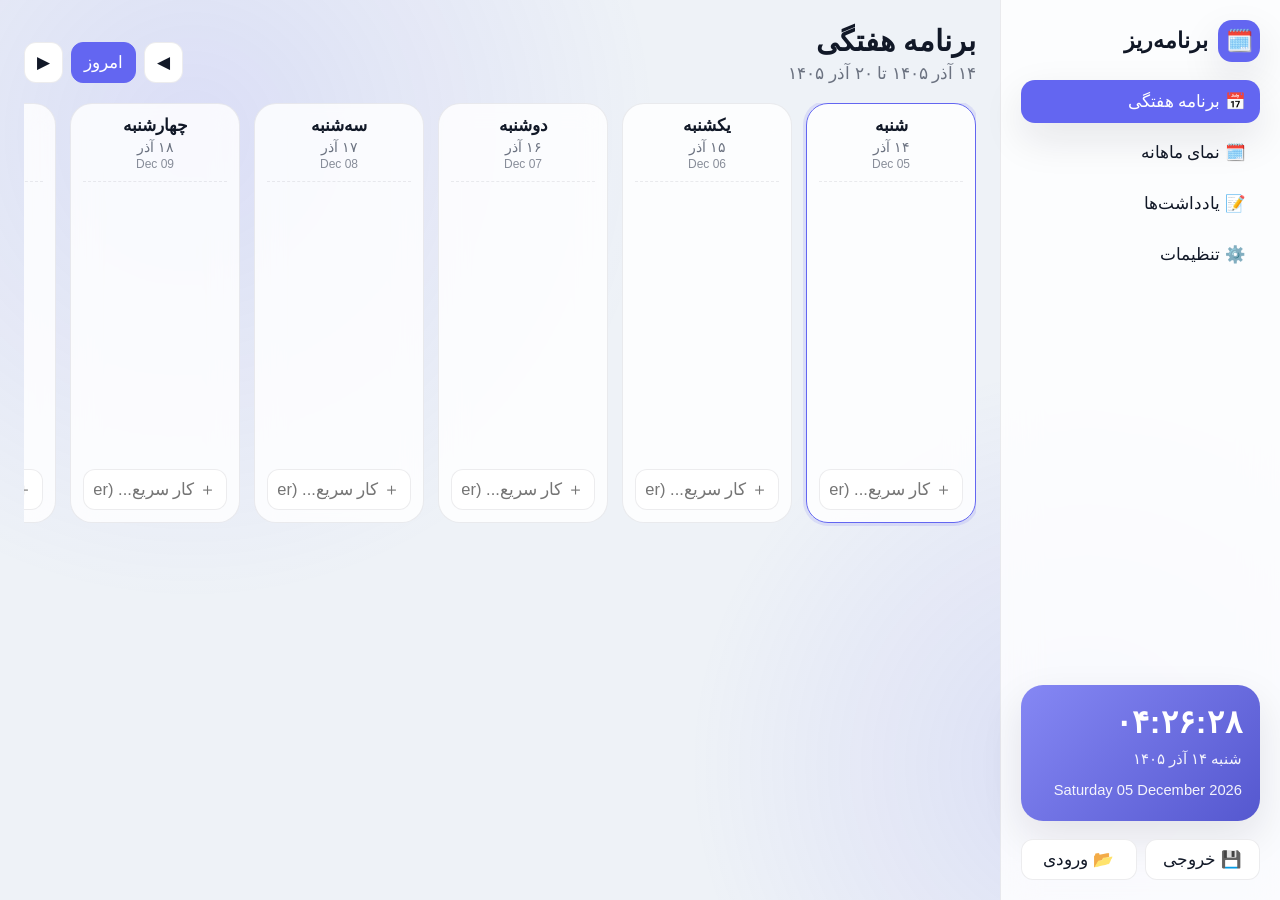
<file: planner/index.html>
<!doctype html>
<html lang="fa" dir="rtl">
<head>
  <meta charset="utf-8" />
  <meta name="viewport" content="width=device-width, initial-scale=1" />
  <title>برنامه‌ریز هفتگی و ماهانه</title>
  <style>
    :root{
      --bg:#eef2f7;
      --surface:rgba(255,255,255,.82);
      --surface-solid:#ffffff;
      --text:#111827;
      --muted:#6b7280;
      --border:rgba(17,24,39,.08);
      --shadow:0 16px 40px rgba(15,23,42,.10);
      --accent:#6366f1;
      --accent-soft:rgba(99,102,241,.14);
      --radius:20px;
      --font-size:16.5px;
    }

    [data-theme="dark"]{
      --bg:#0b1220;
      --surface:rgba(17,24,39,.72);
      --surface-solid:#111827;
      --text:#e5e7eb;
      --muted:#9ca3af;
      --border:rgba(255,255,255,.08);
      --shadow:0 16px 40px rgba(0,0,0,.35);
    }

    *{ box-sizing:border-box; }
    html,body{ height:100%; }
    body{
      margin:0;
      font-family:"Vazirmatn","Segoe UI",Tahoma,sans-serif;
      background:var(--bg);
      color:var(--text);
      font-size:var(--font-size);
      overflow:hidden;
    }

    body::before{
      content:"";
      position:fixed;
      inset:0;
      background:
        radial-gradient(circle at 15% 15%, var(--accent-soft), transparent 35%),
        radial-gradient(circle at 85% 85%, var(--accent-soft), transparent 30%);
      pointer-events:none;
      z-index:0;
    }

    #app{
      position:relative;
      z-index:1;
      display:flex;
      height:100vh;
    }

    .sidebar{
      width:280px;
      min-width:280px;
      padding:20px;
      background:var(--surface);
      backdrop-filter:blur(18px);
      border-inline-end:1px solid var(--border);
      display:flex;
      flex-direction:column;
      gap:18px;
    }

    .logo{
      font-size:1.35rem;
      font-weight:800;
      display:flex;
      align-items:center;
      gap:10px;
    }

    .logo span{
      background:var(--accent);
      color:#fff;
      width:42px;
      height:42px;
      border-radius:14px;
      display:grid;
      place-items:center;
      box-shadow:var(--shadow);
    }

    .nav{
      display:grid;
      gap:8px;
    }

    .nav-btn{
      border:0;
      background:transparent;
      color:var(--text);
      padding:12px 14px;
      border-radius:14px;
      font:inherit;
      display:flex;
      align-items:center;
      gap:10px;
      cursor:pointer;
      transition:.2s;
      text-align:right;
    }

    .nav-btn:hover{ background:var(--accent-soft); }
    .nav-btn.active{
      background:var(--accent);
      color:#fff;
      box-shadow:var(--shadow);
    }

    .clock-card{
      margin-top:auto;
      background:var(--accent);
      background-image:linear-gradient(135deg, rgba(255,255,255,.22), rgba(0,0,0,.14));
      color:#fff;
      border-radius:22px;
      padding:18px;
      box-shadow:var(--shadow);
    }

    .clock-time{
      font-size:2rem;
      font-weight:800;
      letter-spacing:.5px;
    }

    .clock-date,
    .clock-gregorian{
      opacity:.92;
      font-size:.92rem;
      margin-top:6px;
      line-height:1.7;
    }

    .sidebar-footer{
      display:grid;
      grid-template-columns:1fr 1fr;
      gap:8px;
    }

    button{ font:inherit; }

    .btn{
      border:1px solid var(--border);
      background:var(--surface-solid);
      color:var(--text);
      border-radius:12px;
      padding:10px 12px;
      cursor:pointer;
      transition:.2s;
    }

    .btn:hover{
      border-color:var(--accent);
      color:var(--accent);
    }

    .btn.primary{
      background:var(--accent);
      border-color:var(--accent);
      color:#fff;
    }

    .btn.danger{
      background:#ef4444;
      border-color:#ef4444;
      color:#fff;
    }

    .main{
      flex:1;
      overflow:auto;
      padding:24px;
    }

    .view{
      display:none;
      animation:fade .25s ease;
    }

    .view.active{ display:block; }

    @keyframes fade{
      from{ opacity:0; transform:translateY(8px); }
      to{ opacity:1; transform:none; }
    }

    .view-header{
      display:flex;
      justify-content:space-between;
      align-items:flex-end;
      gap:16px;
      margin-bottom:20px;
      flex-wrap:wrap;
    }

    h1{
      margin:0 0 6px;
      font-size:1.8rem;
    }

    .view-header p{
      margin:0;
      color:var(--muted);
    }

    .controls{
      display:flex;
      gap:8px;
      align-items:center;
      flex-wrap:wrap;
    }

    .week-wrap{
      overflow:auto;
      padding-bottom:8px;
    }

    .week-grid{
      display:grid;
      grid-template-columns:repeat(7,minmax(170px,1fr));
      gap:14px;
      min-width:1150px;
    }

    .day-col{
      background:var(--surface);
      border:1px solid var(--border);
      border-radius:22px;
      padding:12px;
      min-height:420px;
      display:flex;
      flex-direction:column;
      gap:10px;
      backdrop-filter:blur(14px);
      transition:.2s;
    }

    .day-col:hover{
      transform:translateY(-3px);
      box-shadow:var(--shadow);
    }

    .day-col.today{
      border-color:var(--accent);
      box-shadow:0 0 0 3px var(--accent-soft);
    }

    .day-col-header{
      cursor:pointer;
      text-align:center;
      padding-bottom:10px;
      border-bottom:1px dashed var(--border);
    }

    .wd{
      display:block;
      font-weight:700;
    }

    .jd{
      display:block;
      color:var(--muted);
      font-size:.9rem;
      margin-top:4px;
    }

    .gd{
      display:block;
      color:var(--muted);
      font-size:.75rem;
      opacity:.8;
      margin-top:2px;
    }

    .day-tasks{
      list-style:none;
      margin:0;
      padding:0;
      flex:1;
      overflow:auto;
      display:grid;
      gap:8px;
      align-content:start;
    }

    .task{
      display:flex;
      align-items:flex-start;
      gap:8px;
      background:var(--surface-solid);
      border:1px solid var(--border);
      border-radius:14px;
      padding:8px;
      transition:.2s;
    }

    .task.done .task-text{
      text-decoration:line-through;
      opacity:.55;
    }

    .check{
      width:22px;
      height:22px;
      min-width:22px;
      border-radius:8px;
      border:2px solid var(--muted);
      background:transparent;
      color:#fff;
      cursor:pointer;
      display:grid;
      place-items:center;
      font-size:12px;
      margin-top:2px;
    }

    .task.done .check{
      background:var(--accent);
      border-color:var(--accent);
    }

    .task-content{
      flex:1;
      min-width:0;
    }

    .task-text{
      display:block;
      word-break:break-word;
    }

    .task-time{
      display:inline-block;
      margin-top:4px;
      font-size:.75rem;
      color:var(--accent);
      background:var(--accent-soft);
      padding:2px 8px;
      border-radius:999px;
    }

    .icon-btn{
      border:0;
      background:transparent;
      cursor:pointer;
      opacity:.65;
      font-size:1rem;
    }

    .icon-btn:hover{ opacity:1; }

    .quick-add input{
      width:100%;
      border:1px solid var(--border);
      background:var(--surface-solid);
      color:var(--text);
      border-radius:12px;
      padding:10px;
      font:inherit;
    }

    .quick-add input:focus{
      outline:2px solid var(--accent-soft);
      border-color:var(--accent);
    }

    .weekday-names,
    .month-grid{
      display:grid;
      grid-template-columns:repeat(7,1fr);
      gap:10px;
    }

    .weekday-name{
      text-align:center;
      color:var(--muted);
      font-size:.9rem;
      padding:8px 0;
    }

    .weekday-name.weekend{ color:#ef4444; }

    .month-grid{ margin-top:10px; }

    .month-cell{
      background:var(--surface);
      border:1px solid var(--border);
      border-radius:18px;
      min-height:120px;
      padding:10px;
      cursor:pointer;
      transition:.2s;
      overflow:hidden;
      backdrop-filter:blur(12px);
    }

    .month-cell:not(.blank):hover{
      transform:translateY(-3px);
      box-shadow:var(--shadow);
      border-color:var(--accent);
    }

    .month-cell.blank{
      background:transparent;
      border:0;
      cursor:default;
    }

    .month-cell.today{
      border-color:var(--accent);
      box-shadow:0 0 0 3px var(--accent-soft);
    }

    .day-num{ font-weight:800; }

    .mini-tasks{
      margin-top:8px;
      display:grid;
      gap:4px;
    }

    .mini-task{
      font-size:.72rem;
      background:var(--accent-soft);
      color:var(--text);
      border-radius:8px;
      padding:3px 6px;
      white-space:nowrap;
      overflow:hidden;
      text-overflow:ellipsis;
    }

    .mini-task.done{
      text-decoration:line-through;
      opacity:.6;
    }

    .more{
      font-size:.7rem;
      color:var(--muted);
    }

    .card{
      background:var(--surface);
      border:1px solid var(--border);
      border-radius:22px;
      padding:18px;
      backdrop-filter:blur(14px);
      box-shadow:var(--shadow);
    }

    .note-editor{
      display:grid;
      gap:12px;
      margin-bottom:20px;
    }

    .note-editor input,
    .note-editor textarea,
    .settings-grid select,
    #note-search,
    .task-input input{
      border:1px solid var(--border);
      background:var(--surface-solid);
      color:var(--text);
      border-radius:14px;
      padding:12px;
      font:inherit;
    }

    .note-editor textarea{
      min-height:100px;
      resize:vertical;
    }

    .note-editor-actions{
      display:flex;
      justify-content:space-between;
      align-items:center;
      gap:12px;
      flex-wrap:wrap;
    }

    .color-picker,
    .accent-picker{
      display:flex;
      gap:8px;
      flex-wrap:wrap;
    }

    .color-dot,
    .accent-dot{
      width:28px;
      height:28px;
      border-radius:50%;
      border:2px solid transparent;
      cursor:pointer;
      transition:.2s;
    }

    .color-dot.active,
    .accent-dot.active{
      border-color:var(--text);
      transform:scale(1.12);
    }

    .notes-grid{
      display:grid;
      grid-template-columns:repeat(auto-fill,minmax(240px,1fr));
      gap:16px;
    }

    .notes-grid .empty{ grid-column:1/-1; }

    .note-card{
      background:var(--surface);
      border:1px solid var(--border);
      border-top:6px solid var(--note-color,#ffd166);
      border-radius:20px;
      padding:16px;
      position:relative;
      transition:.2s;
      backdrop-filter:blur(12px);
    }

    .note-card:hover{
      transform:translateY(-4px);
      box-shadow:var(--shadow);
    }

    .note-card h4{
      margin:0 0 8px;
      padding-left:28px;
    }

    .note-card p{
      margin:0 0 12px;
      color:var(--muted);
      white-space:pre-wrap;
      word-break:break-word;
    }

    .note-card footer{
      display:flex;
      justify-content:space-between;
      align-items:center;
      color:var(--muted);
      font-size:.78rem;
    }

    .pin{
      position:absolute;
      top:10px;
      left:10px;
      border:0;
      background:transparent;
      cursor:pointer;
      font-size:1rem;
      opacity:.35;
    }

    .pin.active{ opacity:1; }

    .settings-grid{
      display:grid;
      grid-template-columns:repeat(auto-fit,minmax(280px,1fr));
      gap:18px;
    }

    .settings-grid label{
      display:block;
      margin:12px 0 6px;
      color:var(--muted);
      font-size:.9rem;
    }

    .settings-grid select{ width:100%; }

    .checkline{
      display:flex;
      align-items:center;
      gap:8px;
      color:var(--text) !important;
    }

    .modal{
      position:fixed;
      inset:0;
      z-index:50;
      display:grid;
      place-items:center;
    }

    .modal.hidden{ display:none; }

    .modal-backdrop{
      position:absolute;
      inset:0;
      background:rgba(0,0,0,.45);
      backdrop-filter:blur(6px);
    }

    .modal-card{
      position:relative;
      width:min(620px,calc(100vw - 28px));
      max-height:85vh;
      overflow:auto;
      background:var(--surface-solid);
      border:1px solid var(--border);
      border-radius:26px;
      padding:20px;
      box-shadow:var(--shadow);
      animation:pop .2s ease;
    }

    @keyframes pop{
      from{ transform:scale(.96); opacity:0; }
      to{ transform:scale(1); opacity:1; }
    }

    .modal-header{
      display:flex;
      justify-content:space-between;
      align-items:flex-start;
      gap:12px;
      margin-bottom:16px;
    }

    .modal-header h3{ margin:0; }
    .modal-header p{
      margin:6px 0 0;
      color:var(--muted);
    }

    .task-input{
      display:grid;
      grid-template-columns:110px 1fr auto;
      gap:10px;
      margin-bottom:16px;
    }

    .task-list{
      list-style:none;
      margin:0;
      padding:0;
      display:grid;
      gap:10px;
    }

    .empty{
      color:var(--muted);
      text-align:center;
      padding:24px;
      border:1px dashed var(--border);
      border-radius:16px;
    }

    #note-search{
      min-width:220px;
    }

    ::-webkit-scrollbar{
      width:10px;
      height:10px;
    }

    ::-webkit-scrollbar-thumb{
      background:var(--border);
      border-radius:999px;
    }

    ::-webkit-scrollbar-thumb:hover{
      background:var(--accent);
    }

    @media (max-width:900px){
      body{ overflow:auto; }
      #app{
        flex-direction:column;
        height:auto;
        overflow:auto;
      }
      .sidebar{
        width:100%;
        min-width:0;
        border-inline-end:0;
        border-bottom:1px solid var(--border);
      }
      .clock-card{ margin-top:0; }
      .main{ height:auto; }
      .week-grid{ min-width:850px; }
      .task-input{ grid-template-columns:1fr; }
    }
  </style>
</head>
<body>
  <div id="app">
    <aside class="sidebar">
      <div class="logo"><span>🗓️</span> برنامه‌ریز</div>

      <nav class="nav">
        <button class="nav-btn active" data-view="week">📅 برنامه هفتگی</button>
        <button class="nav-btn" data-view="month">🗓️ نمای ماهانه</button>
        <button class="nav-btn" data-view="notes">📝 یادداشت‌ها</button>
        <button class="nav-btn" data-view="settings">⚙️ تنظیمات</button>
      </nav>

      <div class="clock-card">
        <div id="clock-time" class="clock-time">--:--:--</div>
        <div id="clock-date" class="clock-date">...</div>
        <div id="clock-gregorian" class="clock-gregorian">...</div>
      </div>

      <div class="sidebar-footer">
        <button id="exportBtn" class="btn">💾 خروجی</button>
        <button id="importBtn" class="btn">📂 ورودی</button>
        <input type="file" id="importFile" accept=".json,application/json" hidden />
      </div>
    </aside>

    <main class="main">
      <!-- Weekly -->
      <section id="view-week" class="view active">
        <header class="view-header">
          <div>
            <h1>برنامه هفتگی</h1>
            <p id="week-range">...</p>
          </div>
          <div class="controls">
            <button id="week-prev" class="btn">◀</button>
            <button id="week-today" class="btn primary">امروز</button>
            <button id="week-next" class="btn">▶</button>
          </div>
        </header>

        <div class="week-wrap">
          <div id="week-grid" class="week-grid"></div>
        </div>
      </section>

      <!-- Monthly -->
      <section id="view-month" class="view">
        <header class="view-header">
          <div>
            <h1>نمای ماهانه</h1>
            <p id="month-title">...</p>
          </div>
          <div class="controls">
            <button id="month-prev" class="btn">◀</button>
            <button id="month-today" class="btn primary">امروز</button>
            <button id="month-next" class="btn">▶</button>
          </div>
        </header>

        <div id="weekday-names" class="weekday-names"></div>
        <div id="month-grid" class="month-grid"></div>
      </section>

      <!-- Notes -->
      <section id="view-notes" class="view">
        <header class="view-header">
          <div>
            <h1>یادداشت‌ها</h1>
            <p>یادداشت‌های سریع، رنگی و قابل جستجو</p>
          </div>
          <div class="controls">
            <input id="note-search" type="search" placeholder="🔍 جستجو..." />
          </div>
        </header>

        <div class="note-editor card">
          <input id="note-title" type="text" placeholder="عنوان یادداشت..." />
          <textarea id="note-body" placeholder="متن یادداشت..."></textarea>
          <div class="note-editor-actions">
            <div id="note-colors" class="color-picker"></div>
            <button id="note-add" class="btn primary">➕ افزودن یادداشت</button>
          </div>
        </div>

        <div id="notes-grid" class="notes-grid"></div>
      </section>

      <!-- Settings -->
      <section id="view-settings" class="view">
        <header class="view-header">
          <div>
            <h1>تنظیمات</h1>
            <p>شخصی‌سازی ظاهر و داده‌ها</p>
          </div>
        </header>

        <div class="settings-grid">
          <div class="card">
            <h3>🎨 ظاهر</h3>

            <label for="set-theme">پوسته</label>
            <select id="set-theme">
              <option value="light">روشن</option>
              <option value="dark">تیره</option>
              <option value="auto">همگام با ویندوز</option>
            </select>

            <label>رنگ اصلی</label>
            <div id="accent-picker" class="accent-picker"></div>

            <label for="set-fontsize">اندازه متن</label>
            <select id="set-fontsize">
              <option value="15">کوچک</option>
              <option value="16.5">معمولی</option>
              <option value="18">بزرگ</option>
            </select>

            <label for="set-weekstart">شروع هفته</label>
            <select id="set-weekstart">
              <option value="6">شنبه</option>
              <option value="0">یکشنبه</option>
              <option value="1">دوشنبه</option>
            </select>

            <label class="checkline">
              <input type="checkbox" id="set-gregorian" />
              نمایش تاریخ میلادی در کنار تاریخ شمسی
            </label>
          </div>

          <div class="card">
            <h3>💾 داده‌ها</h3>
            <p>همه اطلاعات به‌صورت محلی در همین برنامه/مرورگر ذخیره می‌شود.</p>
            <div class="controls">
              <button id="exportBtn2" class="btn">دانلود پشتیبان JSON</button>
              <button id="importBtn2" class="btn">بازیابی از فایل</button>
              <button id="clearBtn" class="btn danger">پاک کردن همه داده‌ها</button>
            </div>
          </div>

          <div class="card">
            <h3>🖥️ اجرای دسکتاپی</h3>
            <p>
              برای تجربه اپ‌مانند، فایل را در Edge یا Chrome باز کنید و از منو:
              <br />
              Edge: Apps → Install this site as an app
              <br />
              Chrome: Cast, save and share → Create shortcut → Open as window
            </p>
          </div>
        </div>
      </section>
    </main>
  </div>

  <!-- Day Modal -->
  <div id="modal" class="modal hidden">
    <div class="modal-backdrop"></div>
    <div class="modal-card">
      <div class="modal-header">
        <div>
          <h3 id="modal-title">روز</h3>
          <p id="modal-subtitle"></p>
        </div>
        <button id="modal-close" class="btn">✖</button>
      </div>

      <div class="modal-body">
        <div class="task-input">
          <input type="time" id="task-time" />
          <input type="text" id="task-text" placeholder="کار جدید برای این روز..." />
          <button id="task-add" class="btn primary">➕</button>
        </div>
        <ul id="task-list" class="task-list"></ul>
      </div>
    </div>
  </div>

  <script>
    "use strict";

    /* ==============================
       Utilities
    ============================== */

    const $ = (s) => document.querySelector(s);
    const $$ = (s) => Array.from(document.querySelectorAll(s));

    const uid = () => Date.now().toString(36) + Math.random().toString(36).slice(2, 8);
    const pad = (n) => String(n).padStart(2, "0");

    const dateKey = (d) => `${d.getFullYear()}-${pad(d.getMonth() + 1)}-${pad(d.getDate())}`;
    const parseKey = (key) => {
      const [y, m, d] = key.split("-").map(Number);
      return new Date(y, m - 1, d);
    };

    const addDays = (date, n) => {
      const d = new Date(date);
      d.setDate(d.getDate() + n);
      return d;
    };

    const isSameDay = (a, b) => dateKey(a) === dateKey(b);

    const escapeHTML = (s) =>
      String(s).replace(/[&<>"']/g, (m) => ({
        "&": "&amp;",
        "<": "&lt;",
        ">": "&gt;",
        '"': "&quot;",
        "'": "&#39;"
      }[m]));

    const toFaDigits = (s) =>
      String(s).replace(/\d/g, (d) => "۰۱۲۳۴۵۶۷۸۹"[Number(d)]);

    const hexToRgba = (hex, alpha) => {
      const m = /^#?([a-f\d]{2})([a-f\d]{2})([a-f\d]{2})$/i.exec(hex);
      if (!m) return `rgba(99,102,241,${alpha})`;
      return `rgba(${parseInt(m[1], 16)},${parseInt(m[2], 16)},${parseInt(m[3], 16)},${alpha})`;
    };

    /* ==============================
       Jalali / Shamsi conversion
       Based on well-known jalaali algorithm
    ============================== */

    function div(a, b) { return ~~(a / b); }
    function mod(a, b) { return a - ~~(a / b) * b; }

    function jalCal(jy) {
      const breaks = [-61, 9, 38, 199, 426, 686, 756, 818, 1111, 1181,
        1210, 1635, 2060, 2097, 2192, 2262, 2324, 2394, 2456, 3178];

      const bl = breaks.length;
      const gy = jy + 621;
      let leapJ = -14;
      let jp = breaks[0];
      let jm, jump, leap, n, i;

      for (i = 1; i < bl; i += 1) {
        jm = breaks[i];
        jump = jm - jp;
        if (jy < jm) break;
        leapJ = leapJ + div(jump, 33) * 8 + div(jump % 33, 4);
        jp = jm;
      }

      n = jy - jp;
      leapJ = leapJ + div(n, 33) * 8 + div((n % 33) + 3, 4);

      if ((jump % 33) === 4 && (jump - n) === 4) leapJ += 1;

      const leapG = div(gy, 4) - div(((div(gy, 100) + 1) * 3), 4) - 150;
      const march = 20 + leapJ - leapG;

      if ((jump - n) < 6) n = n - jump + div(jump + 4, 33) * 33;

      leap = ((((n + 1) % 33) - 1) % 4);
      if (leap === -1) leap = 4;

      return { leap, gy, march };
    }

    function g2d(gy, gm, gd) {
      let d = div((gy + div(gm - 8, 6) + 100100) * 1461, 4)
        + div(153 * mod(gm + 9, 12) + 2, 5)
        + gd - 34840408;

      d = d - div(div(gy + 100100 + div(gm - 8, 6), 100) * 3, 4) + 752;
      return d;
    }

    function d2g(jdn) {
      let j = 4 * jdn + 139361631;
      j = j + div(div(4 * jdn + 183187720, 146097) * 3, 4) * 4 - 3908;

      const i = div(mod(j, 1461), 4) * 5 + 308;
      const gd = div(mod(i, 153), 5) + 1;
      const gm = mod(div(i, 153), 12) + 1;
      const gy = div(j, 1461) - 100100 + div(8 - gm, 6);

      return { gy, gm, gd };
    }

    function j2d(jy, jm, jd) {
      const r = jalCal(jy);
      return g2d(r.gy, 3, r.march) + (jm - 1) * 31 - div(jm, 7) * (jm - 7) + jd - 1;
    }

    function d2j(jdn) {
      const gy = d2g(jdn).gy;
      let jy = gy - 621;
      const r = jalCal(jy);
      const jdn1f = g2d(gy, 3, r.march);

      let jd, jm, k;
      k = jdn - jdn1f;

      if (k >= 0) {
        if (k <= 185) {
          jm = 1 + div(k, 31);
          jd = mod(k, 31) + 1;
          return { jy, jm, jd };
        } else {
          k -= 186;
        }
      } else {
        jy -= 1;
        k += 179;
        if (r.leap === 1) k += 1;
      }

      jm = 7 + div(k, 30);
      jd = mod(k, 30) + 1;

      return { jy, jm, jd };
    }

    function toJalaali(gy, gm, gd) {
      return d2j(g2d(gy, gm, gd));
    }

    function toGregorian(jy, jm, jd) {
      return d2g(j2d(jy, jm, jd));
    }

    function jalaliMonthLength(jy, jm) {
      if (jm <= 6) return 31;
      if (jm <= 11) return 30;
      return jalCal(jy).leap === 0 ? 30 : 29;
    }

    const jMonthNames = [
      "فروردین", "اردیبهشت", "خرداد", "تیر", "مرداد", "شهریور",
      "مهر", "آبان", "آذر", "دی", "بهمن", "اسفند"
    ];

    const faWeekDays = [
      "یکشنبه", "دوشنبه", "سه‌شنبه", "چهارشنبه", "پنجشنبه", "جمعه", "شنبه"
    ];

    const weekdayName = (gDay) => faWeekDays[gDay];

    function getJalali(date) {
      return toJalaali(date.getFullYear(), date.getMonth() + 1, date.getDate());
    }

    function formatJalali(date, withYear = true) {
      const j = getJalali(date);
      const txt = `${j.jd} ${jMonthNames[j.jm - 1]}${withYear ? " " + j.jy : ""}`;
      return toFaDigits(txt);
    }

    function formatJalaliFull(date) {
      const j = getJalali(date);
      const txt = `${weekdayName(date.getDay())} ${j.jd} ${jMonthNames[j.jm - 1]} ${j.jy}`;
      return toFaDigits(txt);
    }

    function toGregorianDate(jy, jm, jd) {
      const g = toGregorian(jy, jm, jd);
      return new Date(g.gy, g.gm - 1, g.gd);
    }

    function addMonthsJ(jy, jm, delta) {
      let y = jy;
      let m = jm + delta;

      while (m < 1) {
        m += 12;
        y -= 1;
      }

      while (m > 12) {
        m -= 12;
        y += 1;
      }

      return { jy: y, jm: m };
    }

    /* ==============================
       State / Storage
    ============================== */

    const STORAGE_KEY = "persian-planner-v1";

    function defaultState() {
      return {
        tasks: {},
        notes: [],
        settings: {
          theme: "auto",
          accent: "#6366f1",
          fontSize: 16.5,
          weekStart: 6, // 6 = Saturday
          showGregorian: true
        }
      };
    }

    function load() {
      try {
        const raw = localStorage.getItem(STORAGE_KEY);
        if (raw) {
          const parsed = JSON.parse(raw);
          const base = defaultState();

          const merged = {
            ...base,
            ...parsed,
            settings: {
              ...base.settings,
              ...(parsed.settings || {})
            }
          };

          if (!merged.tasks || typeof merged.tasks !== "object") merged.tasks = {};
          if (!Array.isArray(merged.notes)) merged.notes = [];

          return merged;
        }
      } catch (e) {
        console.warn("Could not load data", e);
      }

      return defaultState();
    }

    function save() {
      localStorage.setItem(STORAGE_KEY, JSON.stringify(state));
    }

    let state = load();

    /* ==============================
       App data helpers
    ============================== */

    function getTasks(key) {
      return (state.tasks[key] || []).slice().sort((a, b) => {
        return (a.time || "99:99").localeCompare(b.time || "99:99");
      });
    }

    function addTask(key, task) {
      if (!state.tasks[key]) state.tasks[key] = [];

      state.tasks[key].push({
        id: uid(),
        text: task.text,
        time: task.time || "",
        done: false,
        created: Date.now()
      });

      save();
      renderCurrentView();
      if (modalKey === key) renderTasksModal();
    }

    function toggleTask(key, id) {
      const arr = state.tasks[key];
      if (!arr) return;

      const task = arr.find((t) => t.id === id);
      if (!task) return;

      task.done = !task.done;
      save();
      renderCurrentView();
      if (modalKey === key) renderTasksModal();
    }

    function deleteTask(key, id) {
      if (!state.tasks[key]) return;

      state.tasks[key] = state.tasks[key].filter((t) => t.id !== id);
      if (state.tasks[key].length === 0) delete state.tasks[key];

      save();
      renderCurrentView();
      if (modalKey === key) renderTasksModal();
    }

    function taskHTML(task, key) {
      return `
        <li class="task ${task.done ? "done" : ""}" data-key="${key}" data-id="${task.id}">
          <button class="check" data-action="toggle" title="انجام شد">${task.done ? "✓" : ""}</button>
          <div class="task-content">
            <span class="task-text">${escapeHTML(task.text)}</span>
            ${task.time ? `<span class="task-time">⏰ ${toFaDigits(task.time)}</span>` : ""}
          </div>
          <button class="icon-btn" data-action="delete" title="حذف">🗑️</button>
        </li>
      `;
    }

    /* ==============================
       Views
    ============================== */

    let weekAnchor = new Date();
    let monthAnchorJ = getJalali(new Date());
    let modalKey = null;

    let editingNoteId = null;
    let noteColor = "#ffd166";

    const noteColors = [
      "#ffd166", "#a0e7a0", "#9ad0ec", "#ffb3c6",
      "#d7b9f5", "#ffd8a8", "#c8f7c5", "#f1f3f5"
    ];

    const accentColors = [
      "#6366f1", "#8b5cf6", "#ec4899", "#f59e0b",
      "#10b981", "#06b6d4", "#ef4444", "#3b82f6"
    ];

    function currentView() {
      return document.querySelector(".nav-btn.active")?.dataset.view || "week";
    }

    function renderCurrentView() {
      const view = currentView();

      if (view === "week") renderWeek();
      if (view === "month") renderMonth();
      if (view === "notes") renderNotes();
    }

    function renderAll() {
      renderWeek();
      renderMonth();
      renderNotes();
    }

    /* ==============================
       Week view
    ============================== */

    function getWeekStart(date) {
      const ws = Number(state.settings.weekStart);
      const diff = (date.getDay() - ws + 7) % 7;
      return addDays(date, -diff);
    }

    function renderWeek() {
      const start = getWeekStart(weekAnchor);
      const end = addDays(start, 6);

      $("#week-range").textContent = `${formatJalali(start)} تا ${formatJalali(end)}`;

      const grid = $("#week-grid");
      grid.innerHTML = "";

      const today = new Date();

      for (let i = 0; i < 7; i += 1) {
        const day = addDays(start, i);
        const key = dateKey(day);
        const j = getJalali(day);
        const tasks = getTasks(key);

        const col = document.createElement("div");
        col.className = `day-col ${isSameDay(day, today) ? "today" : ""}`;

        col.innerHTML = `
          <div class="day-col-header" data-key="${key}" title="مشاهده و مدیریت کارهای روز">
            <span class="wd">${weekdayName(day.getDay())}</span>
            <span class="jd">${toFaDigits(j.jd)} ${jMonthNames[j.jm - 1]}</span>
            ${state.settings.showGregorian
              ? `<span class="gd">${day.toLocaleDateString("en-GB", { day: "2-digit", month: "short" })}</span>`
              : ""}
          </div>

          <ul class="day-tasks">
            ${tasks.map((t) => taskHTML(t, key)).join("")}
          </ul>

          <div class="quick-add">
            <input type="text" class="quick-input" data-key="${key}" placeholder="＋ کار سریع... (Enter)" />
          </div>
        `;

        grid.appendChild(col);
      }
    }

    /* ==============================
       Month view
    ============================== */

    function renderMonth() {
      const jy = monthAnchorJ.jy;
      const jm = monthAnchorJ.jm;

      $("#month-title").textContent = toFaDigits(`${jMonthNames[jm - 1]} ${jy}`);

      const ws = Number(state.settings.weekStart);

      const weekdayNamesEl = $("#weekday-names");
      weekdayNamesEl.innerHTML = "";

      for (let i = 0; i < 7; i += 1) {
        const idx = (ws + i) % 7;
        const el = document.createElement("div");
        el.className = `weekday-name ${idx === 5 ? "weekend" : ""}`;
        el.textContent = faWeekDays[idx];
        weekdayNamesEl.appendChild(el);
      }

      const grid = $("#month-grid");
      grid.innerHTML = "";

      const firstGreg = toGregorianDate(jy, jm, 1);
      const firstWeekdayIndex = (firstGreg.getDay() - ws + 7) % 7;
      const monthLen = jalaliMonthLength(jy, jm);
      const today = new Date();

      for (let i = 0; i < firstWeekdayIndex; i += 1) {
        const blank = document.createElement("div");
        blank.className = "month-cell blank";
        grid.appendChild(blank);
      }

      for (let d = 1; d <= monthLen; d += 1) {
        const g = toGregorianDate(jy, jm, d);
        const key = dateKey(g);
        const tasks = getTasks(key);
        const isToday = isSameDay(g, today);

        const cell = document.createElement("div");
        cell.className = `month-cell ${isToday ? "today" : ""}`;
        cell.dataset.key = key;

        cell.innerHTML = `
          <div class="day-num">${toFaDigits(d)}</div>
          <div class="mini-tasks">
            ${tasks.slice(0, 3).map((t) => `
              <span class="mini-task ${t.done ? "done" : ""}">
                ${t.time ? `<b>${toFaDigits(t.time)}</b> ` : ""}${escapeHTML(t.text)}
              </span>
            `).join("")}
            ${tasks.length > 3 ? `<span class="more">+${toFaDigits(tasks.length - 3)}</span>` : ""}
          </div>
        `;

        grid.appendChild(cell);
      }
    }

    /* ==============================
       Modal / Day details
    ============================== */

    function openModal(key) {
      modalKey = key;

      const date = parseKey(key);
      const j = getJalali(date);

      $("#modal-title").textContent = toFaDigits(
        `${weekdayName(date.getDay())} ${j.jd} ${jMonthNames[j.jm - 1]} ${j.jy}`
      );

      $("#modal-subtitle").textContent = state.settings.showGregorian
        ? date.toLocaleDateString("en-GB", {
            weekday: "long",
            day: "numeric",
            month: "long",
            year: "numeric"
          })
        : "";

      $("#task-time").value = "";
      $("#task-text").value = "";

      renderTasksModal();
      $("#modal").classList.remove("hidden");
      $("#task-text").focus();
    }

    function closeModal() {
      $("#modal").classList.add("hidden");
      modalKey = null;
    }

    function renderTasksModal() {
      if (!modalKey) return;

      const list = $("#task-list");
      const tasks = getTasks(modalKey);

      list.innerHTML = tasks.length
        ? tasks.map((t) => taskHTML(t, modalKey)).join("")
        : `<li class="empty">هنوز کاری برای این روز ثبت نشده است.</li>`;
    }

    function addTaskFromModal() {
      if (!modalKey) return;

      const text = $("#task-text").value.trim();
      const time = $("#task-time").value;

      if (!text) return;

      addTask(modalKey, { text, time });
      $("#task-text").value = "";
      $("#task-text").focus();
    }

    /* ==============================
       Notes view
    ============================== */

    function renderNoteColorPicker() {
      const el = $("#note-colors");
      el.innerHTML = "";

      noteColors.forEach((color) => {
        const btn = document.createElement("button");
        btn.type = "button";
        btn.className = `color-dot ${noteColor === color ? "active" : ""}`;
        btn.style.background = color;

        btn.addEventListener("click", () => {
          noteColor = color;
          renderNoteColorPicker();
        });

        el.appendChild(btn);
      });
    }

    function noteHTML(note) {
      const updated = new Date(note.updated || Date.now());

      return `
        <article class="note-card" style="--note-color:${note.color}" data-id="${note.id}">
          <button class="pin ${note.pinned ? "active" : ""}" data-action="pin" title="سنجاق">📌</button>
          <h4>${escapeHTML(note.title) || "بدون عنوان"}</h4>
          <p>${escapeHTML(note.body)}</p>
          <footer>
            <span>${formatJalali(updated)}</span>
            <span>
              <button class="icon-btn" data-action="edit" title="ویرایش">✏️</button>
              <button class="icon-btn" data-action="delete" title="حذف">🗑️</button>
            </span>
          </footer>
        </article>
      `;
    }

    function renderNotes() {
      const grid = $("#notes-grid");
      const q = ($("#note-search").value || "").trim().toLowerCase();

      let notes = state.notes.slice();

      if (q) {
        notes = notes.filter((n) =>
          `${n.title} ${n.body}`.toLowerCase().includes(q)
        );
      }

      notes.sort((a, b) => {
        const pinDiff = (b.pinned ? 1 : 0) - (a.pinned ? 1 : 0);
        if (pinDiff !== 0) return pinDiff;
        return (b.updated || 0) - (a.updated || 0);
      });

      grid.innerHTML = notes.length
        ? notes.map(noteHTML).join("")
        : `<div class="empty">یادداشتی یافت نشد.</div>`;
    }

    function clearNoteEditor() {
      $("#note-title").value = "";
      $("#note-body").value = "";
      editingNoteId = null;
      noteColor = noteColors[0];
      renderNoteColorPicker();
      $("#note-add").textContent = "➕ افزودن یادداشت";
    }

    function saveNoteFromEditor() {
      const title = $("#note-title").value.trim();
      const body = $("#note-body").value.trim();

      if (!title && !body) {
        alert("لطفاً عنوان یا متن یادداشت را بنویسید.");
        return;
      }

      if (editingNoteId) {
        const note = state.notes.find((n) => n.id === editingNoteId);
        if (note) {
          note.title = title;
          note.body = body;
          note.color = noteColor;
          note.updated = Date.now();
        }

        editingNoteId = null;
        $("#note-add").textContent = "➕ افزودن یادداشت";
      } else {
        state.notes.push({
          id: uid(),
          title,
          body,
          color: noteColor,
          pinned: false,
          created: Date.now(),
          updated: Date.now()
        });
      }

      save();
      renderNotes();
      clearNoteEditor();
    }

    /* ==============================
       Settings
    ============================== */

    function applySettings() {
      const s = state.settings;
      const root = document.documentElement;

      root.style.setProperty("--accent", s.accent);
      root.style.setProperty("--accent-soft", hexToRgba(s.accent, 0.14));
      root.style.setProperty("--font-size", `${s.fontSize}px`);

      let theme = s.theme;

      if (theme === "auto") {
        theme = window.matchMedia && window.matchMedia("(prefers-color-scheme: dark)").matches
          ? "dark"
          : "light";
      }

      root.dataset.theme = theme;

      $("#set-theme").value = s.theme;
      $("#set-fontsize").value = String(s.fontSize);
      $("#set-weekstart").value = String(s.weekStart);
      $("#set-gregorian").checked = !!s.showGregorian;

      renderAccentPicker();
    }

    function renderAccentPicker() {
      const el = $("#accent-picker");
      el.innerHTML = "";

      accentColors.forEach((color) => {
        const btn = document.createElement("button");
        btn.type = "button";
        btn.className = `accent-dot ${state.settings.accent === color ? "active" : ""}`;
        btn.style.background = color;

        btn.addEventListener("click", () => {
          state.settings.accent = color;
          save();
          applySettings();
          renderCurrentView();
        });

        el.appendChild(btn);
      });
    }

    /* ==============================
       Backup / Restore
    ============================== */

    function exportData() {
      const blob = new Blob([JSON.stringify(state, null, 2)], {
        type: "application/json"
      });

      const a = document.createElement("a");
      a.href = URL.createObjectURL(blob);
      a.download = "planner-backup.json";
      a.click();

      URL.revokeObjectURL(a.href);
    }

    function importData(event) {
      const file = event.target.files[0];
      if (!file) return;

      const reader = new FileReader();

      reader.onload = () => {
        try {
          const data = JSON.parse(reader.result);
          if (!data || typeof data !== "object") throw new Error("Invalid file");

          const base = defaultState();

          state = {
            ...base,
            ...data,
            settings: {
              ...base.settings,
              ...(data.settings || {})
            }
          };

          if (!state.tasks || typeof state.tasks !== "object") state.tasks = {};
          if (!Array.isArray(state.notes)) state.notes = [];

          save();
          applySettings();
          renderAll();

          alert("اطلاعات با موفقیت وارد شد.");
        } catch (err) {
          alert("فایل انتخابی معتبر نیست.");
        }
      };

      reader.readAsText(file);
      event.target.value = "";
    }

    function clearAllData() {
      if (!confirm("همه داده‌ها پاک شوند؟ این عمل قابل بازگشت نیست.")) return;

      localStorage.removeItem(STORAGE_KEY);
      state = defaultState();
      save();
      applySettings();
      renderAll();
      clearNoteEditor();
    }

    /* ==============================
       Clock
    ============================== */

    function updateClock() {
      const now = new Date();

      $("#clock-time").textContent = now.toLocaleTimeString("fa-IR", {
        hour: "2-digit",
        minute: "2-digit",
        second: "2-digit"
      });

      $("#clock-date").textContent = formatJalaliFull(now);

      $("#clock-gregorian").textContent = now.toLocaleDateString("en-GB", {
        weekday: "long",
        day: "2-digit",
        month: "long",
        year: "numeric"
      });
    }

    /* ==============================
       Events
    ============================== */

    // Navigation
    $$(".nav-btn").forEach((btn) => {
      btn.addEventListener("click", () => {
        $$(".nav-btn").forEach((b) => b.classList.remove("active"));
        btn.classList.add("active");

        $$(".view").forEach((v) => v.classList.remove("active"));
        $(`#view-${btn.dataset.view}`).classList.add("active");

        renderCurrentView();
      });
    });

    // Week navigation
    $("#week-prev").addEventListener("click", () => {
      weekAnchor = addDays(weekAnchor, -7);
      renderWeek();
    });

    $("#week-next").addEventListener("click", () => {
      weekAnchor = addDays(weekAnchor, 7);
      renderWeek();
    });

    $("#week-today").addEventListener("click", () => {
      weekAnchor = new Date();
      renderWeek();
    });

    // Month navigation
    $("#month-prev").addEventListener("click", () => {
      monthAnchorJ = addMonthsJ(monthAnchorJ.jy, monthAnchorJ.jm, -1);
      renderMonth();
    });

    $("#month-next").addEventListener("click", () => {
      monthAnchorJ = addMonthsJ(monthAnchorJ.jy, monthAnchorJ.jm, 1);
      renderMonth();
    });

    $("#month-today").addEventListener("click", () => {
      monthAnchorJ = getJalali(new Date());
      renderMonth();
    });

    // Week interactions
    $("#week-grid").addEventListener("click", (e) => {
      const header = e.target.closest(".day-col-header");
      if (header) {
        openModal(header.dataset.key);
        return;
      }

      const actionBtn = e.target.closest("[data-action]");
      if (!actionBtn) return;

      const li = actionBtn.closest(".task");
      if (!li) return;

      const key = li.dataset.key;
      const id = li.dataset.id;

      if (actionBtn.dataset.action === "toggle") toggleTask(key, id);
      if (actionBtn.dataset.action === "delete") deleteTask(key, id);
    });

    $("#week-grid").addEventListener("keydown", (e) => {
      if (!e.target.classList.contains("quick-input")) return;

      if (e.key === "Enter") {
        const key = e.target.dataset.key;
        const text = e.target.value.trim();

        if (text) {
          addTask(key, { text, time: "" });
          e.target.value = "";
        }
      }
    });

    // Month interactions
    $("#month-grid").addEventListener("click", (e) => {
      const cell = e.target.closest(".month-cell");
      if (cell && !cell.classList.contains("blank")) {
        openModal(cell.dataset.key);
      }
    });

    // Modal
    $("#modal-close").addEventListener("click", closeModal);
    $(".modal-backdrop").addEventListener("click", closeModal);

    document.addEventListener("keydown", (e) => {
      if (e.key === "Escape") closeModal();
    });

    $("#task-add").addEventListener("click", addTaskFromModal);

    $("#task-text").addEventListener("keydown", (e) => {
      if (e.key === "Enter") addTaskFromModal();
    });

    $("#task-list").addEventListener("click", (e) => {
      const actionBtn = e.target.closest("[data-action]");
      if (!actionBtn) return;

      const li = actionBtn.closest(".task");
      if (!li) return;

      const key = li.dataset.key;
      const id = li.dataset.id;

      if (actionBtn.dataset.action === "toggle") toggleTask(key, id);
      if (actionBtn.dataset.action === "delete") deleteTask(key, id);
    });

    // Notes
    $("#note-add").addEventListener("click", saveNoteFromEditor);

    $("#note-search").addEventListener("input", renderNotes);

    $("#notes-grid").addEventListener("click", (e) => {
      const card = e.target.closest(".note-card");
      if (!card) return;

      const id = card.dataset.id;
      const note = state.notes.find((n) => n.id === id);
      if (!note) return;

      const actionBtn = e.target.closest("[data-action]");
      if (!actionBtn) return;

      const action = actionBtn.dataset.action;

      if (action === "pin") {
        note.pinned = !note.pinned;
        save();
        renderNotes();
      }

      if (action === "delete") {
        if (confirm("این یادداشت حذف شود؟")) {
          state.notes = state.notes.filter((n) => n.id !== id);
          save();
          renderNotes();
        }
      }

      if (action === "edit") {
        $("#note-title").value = note.title;
        $("#note-body").value = note.body;
        noteColor = note.color;
        editingNoteId = id;
        renderNoteColorPicker();
        $("#note-add").textContent = "💾 ذخیره تغییرات";
        $("#note-title").focus();
      }
    });

    // Settings
    $("#set-theme").addEventListener("change", (e) => {
      state.settings.theme = e.target.value;
      save();
      applySettings();
      renderCurrentView();
    });

    $("#set-fontsize").addEventListener("change", (e) => {
      state.settings.fontSize = parseFloat(e.target.value);
      save();
      applySettings();
    });

    $("#set-weekstart").addEventListener("change", (e) => {
      state.settings.weekStart = parseInt(e.target.value, 10);
      save();
      applySettings();
      renderWeek();
      renderMonth();
    });

    $("#set-gregorian").addEventListener("change", (e) => {
      state.settings.showGregorian = e.target.checked;
      save();
      renderCurrentView();
      if (modalKey) openModal(modalKey);
    });

    // Backup / restore
    $("#exportBtn").addEventListener("click", exportData);
    $("#exportBtn2").addEventListener("click", exportData);

    $("#importBtn").addEventListener("click", () => $("#importFile").click());
    $("#importBtn2").addEventListener("click", () => $("#importFile").click());

    $("#importFile").addEventListener("change", importData);

    $("#clearBtn").addEventListener("click", clearAllData);

    // Auto theme listener
    if (window.matchMedia) {
      window.matchMedia("(prefers-color-scheme: dark)").addEventListener("change", () => {
        if (state.settings.theme === "auto") applySettings();
      });
    }

    /* ==============================
       Init
    ============================== */

    applySettings();
    renderNoteColorPicker();
    renderAll();
    updateClock();
    setInterval(updateClock, 1000);
  </script>
</body>
</html>
</file>
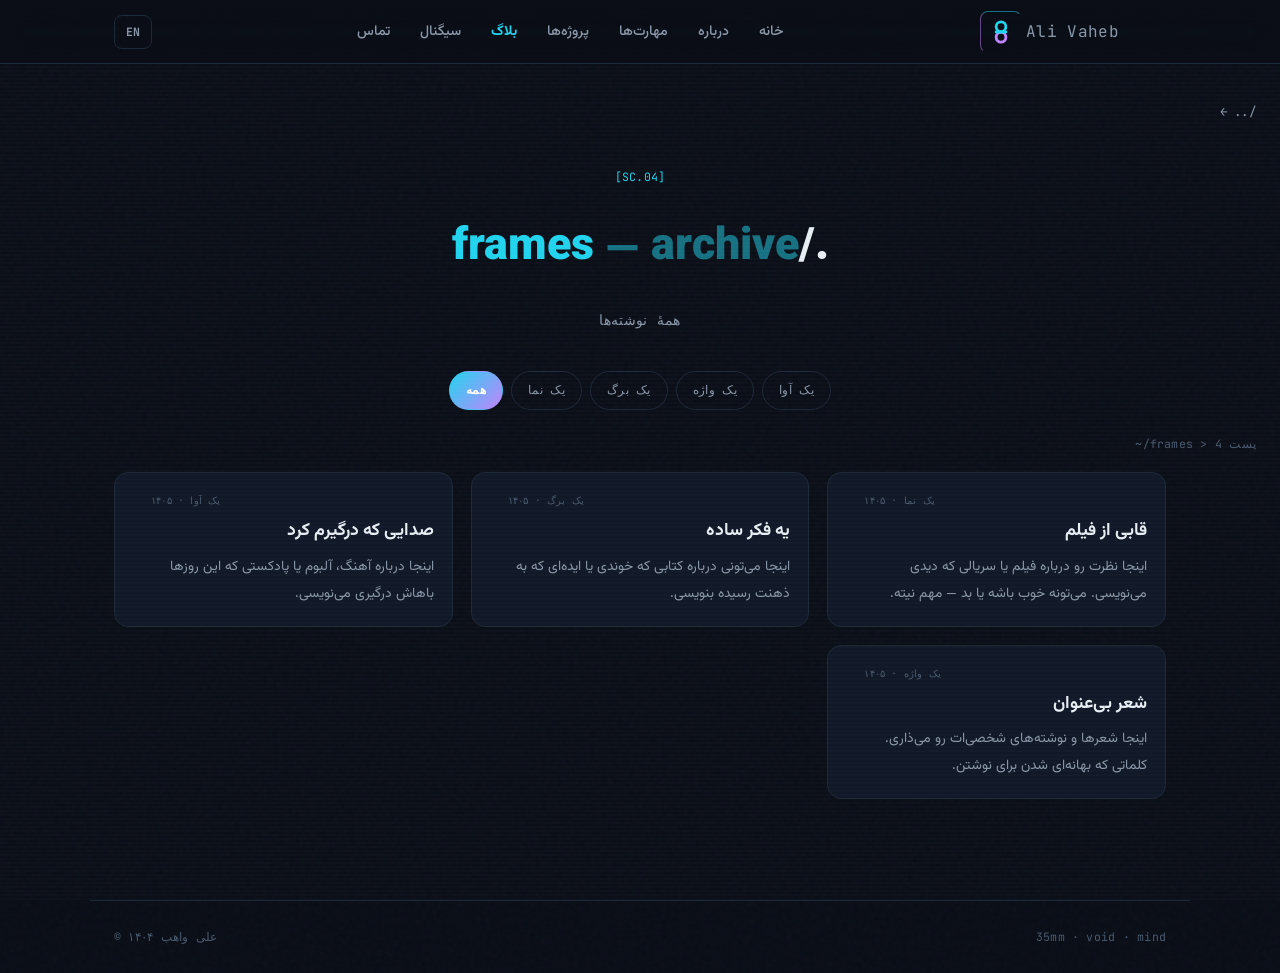
<file: frames.html>
<!-- =============================================================
     Ali Vaheb — Personal Site  |  Frames archive (blog)
     Filter via ?tag=frame|page|word|sound  (default: all)
     Data loaded from: data/blog.json
     ============================================================= -->
<!DOCTYPE html>
<html lang="fa" dir="rtl">
<head>
    <meta charset="UTF-8">
    <meta name="viewport" content="width=device-width, initial-scale=1.0">
    <meta name="robots" content="index, follow">
    <title>Ali Vaheb | Frames — آرشیو بلاگ</title>
    <link rel="icon" href="data:image/svg+xml,%3Csvg xmlns='http://www.w3.org/2000/svg' viewBox='0 0 64 64'%3E%3Cdefs%3E%3ClinearGradient id='g' x1='0' y1='0' x2='64' y2='64'%3E%3Cstop offset='0' stop-color='%2322d3ee'/%3E%3Cstop offset='1' stop-color='%23c084fc'/%3E%3C/linearGradient%3E%3C/defs%3E%3Ccircle cx='32' cy='19' r='12' fill='none' stroke='url(%23g)' stroke-width='6'/%3E%3Ccircle cx='32' cy='45' r='12' fill='none' stroke='url(%23g)' stroke-width='6'/%3E%3Cpath d='M20 32H44' stroke='url(%23g)' stroke-width='6' stroke-linecap='round'/%3E%3C/svg%3E">
    <link rel="preconnect" href="https://fonts.googleapis.com">
    <link rel="preconnect" href="https://fonts.gstatic.com" crossorigin>
    <link href="https://fonts.googleapis.com/css2?family=Vazirmatn:wght@300;400;500;700;900&family=JetBrains+Mono:wght@400;500;700&display=swap" rel="stylesheet">
    <link rel="stylesheet" href="css/style.css">
</head>
<body>
    <canvas id="particles"></canvas>
    <div class="grain" aria-hidden="true"></div>

    <header class="header scrolled" id="header">
        <nav class="nav container">
            <a href="index.html" class="nav__logo mono">
                <span class="nav__logo-mark">
                    <svg viewBox="0 0 64 64" width="26" height="26" fill="none">
                        <circle cx="32" cy="19" r="12" stroke="#22d3ee" stroke-width="7"/>
                        <circle cx="32" cy="45" r="12" stroke="#c084fc" stroke-width="7"/>
                        <path d="M20 32 H44" stroke="#22d3ee" stroke-width="7" stroke-linecap="round"/>
                    </svg>
                </span>
                <span>Ali Vaheb</span>
            </a>
            <ul class="nav__menu" id="nav-menu">
                <li><a href="index.html#home" class="nav__link" data-i18n="nav-home">خانه</a></li>
                <li><a href="index.html#about" class="nav__link" data-i18n="nav-about">درباره</a></li>
                <li><a href="index.html#skills" class="nav__link" data-i18n="nav-skills">مهارت‌ها</a></li>
                <li><a href="works.html" class="nav__link" data-i18n="nav-projects">پروژه‌ها</a></li>
                <li><a href="frames.html" class="nav__link active" data-i18n="nav-blog">بلاگ</a></li>
                <li><a href="index.html#signal" class="nav__link" data-i18n="nav-signal">سیگنال</a></li>
                <li><a href="index.html#contact" class="nav__link" data-i18n="nav-contact">تماس</a></li>
            </ul>
            <div class="nav__actions">
                <button class="lang-toggle mono" id="lang-toggle" aria-label="تغییر زبان">EN</button>
                <div class="nav__toggle" id="nav-toggle"><span></span><span></span><span></span></div>
            </div>
        </nav>
    </header>

    <main class="archive">
        <a href="index.html" class="archive__back mono">← ../</a>
        <div class="archive__head">
            <span class="archive__tag mono">[SC.04]</span>
            <h1 class="archive__title">./<span class="accent" id="archive-title">frames</span> <span class="accent" style="opacity:.5">— archive</span></h1>
            <p class="archive__sub mono" id="archive-sub">آرشیو همهٔ نوشته‌ها</p>
        </div>

        <div class="archive__filters mono" id="archive-filters"></div>
        <p class="archive__count mono" id="archive-count"></p>

        <div class="container">
            <div class="frames" id="blog-frames"></div>
        </div>
    </main>

    <footer class="footer mono">
        <span>© ۱۴۰۴ علی واهب</span>
        <span class="footer__mid">35mm · void · mind</span>
    </footer>

    <script>
        (function () {
            const wrap = document.getElementById('blog-frames');
            const count = document.getElementById('archive-count');
            const sub = document.getElementById('archive-sub');
            const titleEl = document.getElementById('archive-title');
            const filters = document.getElementById('archive-filters');
            const btn = document.getElementById('lang-toggle');
            const root = document.documentElement;
            let lang = root.getAttribute('lang') === 'en' ? 'en' : 'fa';
            let activeTag = new URLSearchParams(location.search).get('tag') || '';

            const navDict = {
                'nav-home': { fa: 'خانه', en: 'Home' },
                'nav-about': { fa: 'درباره', en: 'About' },
                'nav-skills': { fa: 'مهارت‌ها', en: 'Stack' },
                'nav-projects': { fa: 'پروژه‌ها', en: 'Works' },
                'nav-blog': { fa: 'بلاگ', en: 'Blog' },
                'nav-signal': { fa: 'سیگنال', en: 'Signal' },
                'nav-contact': { fa: 'تماس', en: 'Contact' }
            };

            const tagMap = {
                frame: { fa: 'یک نما', en: 'A Shot', desc: { fa: 'یک قاب، یک نظر — آخرین فیلم/سریال که تماشا کردم', en: 'A frame, a take — the last film/series I watched' } },
                page: { fa: 'یک برگ', en: 'A Page', desc: { fa: 'از کتاب‌ها و ایده‌هایی که برگه‌ای از ذهنم را پر کردند', en: 'From books and ideas that filled a page of my mind' } },
                word: { fa: 'یک واژه', en: 'A Word', desc: { fa: 'شعرها و یادداشت‌هایی که بهانه‌ای شدند برای نوشتن', en: 'Poems and notes that became a reason to write' } },
                sound: { fa: 'یک آوا', en: 'A Sound', desc: { fa: 'موسیقی یا پادکستی که این روزها درگیرم کرده', en: 'Music or a podcast that\'s been on my mind lately' } }
            };
            function tagLabel(t) { return tagMap[t] ? tagMap[t][lang] : t; }

            const dict = {
                all: { fa: 'همه', en: 'All' },
                empty: { fa: 'هیچ پستی در این بخش نیست', en: 'No posts in this section' }
            };

            let posts = [];

            function renderFilters() {
                const cats = ['', 'frame', 'page', 'word', 'sound'];
                filters.innerHTML = cats.map(t => {
                    const label = t ? tagLabel(t) : dict.all[lang];
                    const cls = activeTag === t ? 'active' : '';
                    return `<a class="archive__filter ${cls}" data-tag="${t}" href="frames.html${t ? '?tag=' + t : ''}">${label}</a>`;
                }).join('');
                filters.querySelectorAll('.archive__filter').forEach(a => {
                    a.addEventListener('click', function (e) {
                        e.preventDefault();
                        activeTag = a.getAttribute('data-tag');
                        history.replaceState(null, '', a.getAttribute('href'));
                        renderFilters();
                        render();
                    });
                });
            }

            function render() {
                const tagMapActive = tagMap[activeTag];
                titleEl.textContent = activeTag && tagMapActive ? tagMapActive[lang] : 'frames';
                sub.textContent = activeTag && tagMapActive
                    ? (tagMapActive.desc[lang] || tagMapActive.desc.fa)
                    : (lang === 'en' ? 'All posts' : 'همهٔ نوشته‌ها');

                const filtered = activeTag ? posts.filter(p => (p.tag || 'frame') === activeTag) : posts.slice();
                filtered.sort((a, b) => String(b.date || '').localeCompare(String(a.date || ''), 'fa'));

                if (!filtered.length) {
                    wrap.innerHTML = `<p class="mono" style="color:var(--text-muted);padding:12px 0">&gt; ${dict.empty[lang]}</p>`;
                    if (count) count.textContent = '';
                    return;
                }

                const html = filtered.map(p => {
                    const img = p.image ? `<img class="frame-item__img" src="${p.image}" alt="" loading="lazy">` : '';
                    const title = p['title_' + lang] || p.title_fa || p.title_en || '';
                    const body = p.body ? `<div class="frame-item__text">${p.body.replace(/\n/g, '<br>')}</div>` : '';
                    return `<article class="frame-item">
                        ${img}
                        <div class="frame-item__content">
                            <span class="frame-item__date mono">${tagLabel(p.tag)} · ${p.date || ''}</span>
                            <h4 class="frame-item__title">${title}</h4>
                            ${body}
                        </div>
                    </article>`;
                }).join('');

                wrap.innerHTML = html;
                if (count) count.textContent = `~/frames > ${filtered.length} ${lang === 'en' ? 'post(s)' : 'پست'}`;
            }

            function applyNav() {
                document.querySelectorAll('[data-i18n]').forEach(el => {
                    const key = el.getAttribute('data-i18n');
                    if (navDict[key] && navDict[key][lang]) el.textContent = navDict[key][lang];
                });
            }

            const navToggle = document.getElementById('nav-toggle');
            const navMenu = document.getElementById('nav-menu');
            navToggle?.addEventListener('click', () => { navMenu?.classList.toggle('open'); navToggle.classList.toggle('open'); });
            document.querySelectorAll('.nav__link').forEach(l => l.addEventListener('click', () => { navMenu?.classList.remove('open'); navToggle?.classList.remove('open'); }));

            function applyLang() {
                root.setAttribute('lang', lang);
                root.setAttribute('dir', lang === 'fa' ? 'rtl' : 'ltr');
                btn.textContent = lang === 'fa' ? 'EN' : 'FA';
                try { localStorage.setItem('lang', lang); } catch (e) {}
                applyNav();
                renderFilters();
                render();
            }
            btn.addEventListener('click', () => { lang = lang === 'fa' ? 'en' : 'fa'; applyLang(); });

            const saved = (() => { try { return localStorage.getItem('lang'); } catch (e) { return null; } })();
            if (saved) lang = saved;
            applyLang();

            fetch('data/blog.json')
                .then(r => { if (!r.ok) throw new Error(r.status); return r.json(); })
                .then(data => { posts = Array.isArray(data.posts) ? data.posts : []; render(); })
                .catch(() => { wrap.innerHTML = ''; });
        })();
    </script>
</body>
</html>
</file>
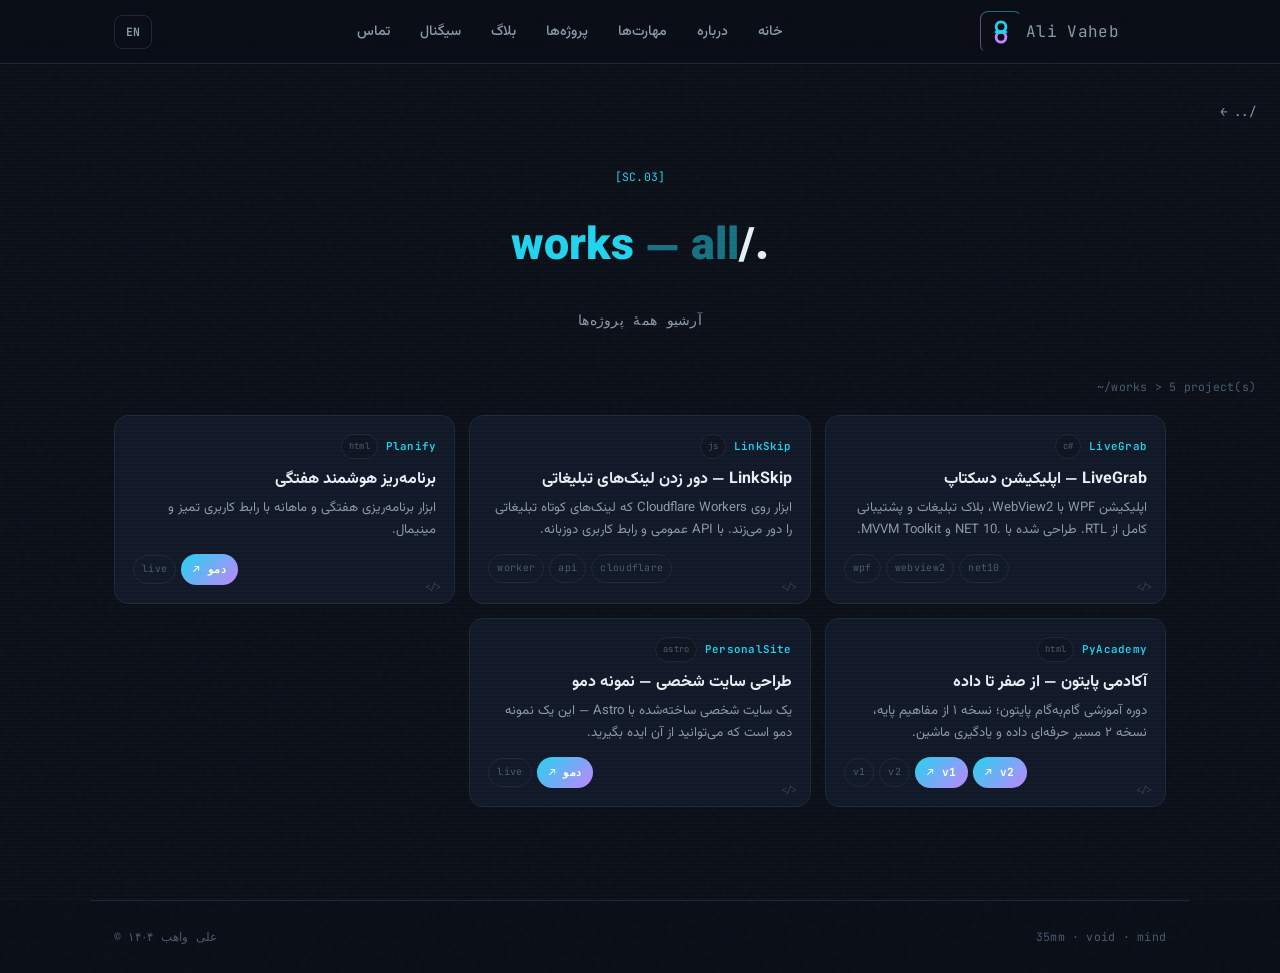
<file: works.html>
<!-- =============================================================
     Ali Vaheb — Personal Site  |  Works archive (all projects)
     Data loaded from: data/projects.json
     ============================================================= -->
<!DOCTYPE html>
<html lang="fa" dir="rtl">
<head>
    <meta charset="UTF-8">
    <meta name="viewport" content="width=device-width, initial-scale=1.0">
    <meta name="robots" content="index, follow">
    <title>Ali Vaheb | Works — آرشیو پروژه‌ها</title>
    <link rel="icon" href="data:image/svg+xml,%3Csvg xmlns='http://www.w3.org/2000/svg' viewBox='0 0 64 64'%3E%3Cdefs%3E%3ClinearGradient id='g' x1='0' y1='0' x2='64' y2='64'%3E%3Cstop offset='0' stop-color='%2322d3ee'/%3E%3Cstop offset='1' stop-color='%23c084fc'/%3E%3C/linearGradient%3E%3C/defs%3E%3Ccircle cx='32' cy='19' r='12' fill='none' stroke='url(%23g)' stroke-width='6'/%3E%3Ccircle cx='32' cy='45' r='12' fill='none' stroke='url(%23g)' stroke-width='6'/%3E%3Cpath d='M20 32H44' stroke='url(%23g)' stroke-width='6' stroke-linecap='round'/%3E%3C/svg%3E">
    <link rel="preconnect" href="https://fonts.googleapis.com">
    <link rel="preconnect" href="https://fonts.gstatic.com" crossorigin>
    <link href="https://fonts.googleapis.com/css2?family=Vazirmatn:wght@300;400;500;700;900&family=JetBrains+Mono:wght@400;500;700&display=swap" rel="stylesheet">
    <link rel="stylesheet" href="css/style.css">
</head>
<body>
    <canvas id="particles"></canvas>
    <div class="grain" aria-hidden="true"></div>

    <header class="header scrolled" id="header">
        <nav class="nav container">
            <a href="index.html" class="nav__logo mono">
                <span class="nav__logo-mark">
                    <svg viewBox="0 0 64 64" width="26" height="26" fill="none">
                        <circle cx="32" cy="19" r="12" stroke="#22d3ee" stroke-width="7"/>
                        <circle cx="32" cy="45" r="12" stroke="#c084fc" stroke-width="7"/>
                        <path d="M20 32 H44" stroke="#22d3ee" stroke-width="7" stroke-linecap="round"/>
                    </svg>
                </span>
                <span>Ali Vaheb</span>
            </a>
            <ul class="nav__menu" id="nav-menu">
                <li><a href="index.html#home" class="nav__link" data-i18n="nav-home">خانه</a></li>
                <li><a href="index.html#about" class="nav__link" data-i18n="nav-about">درباره</a></li>
                <li><a href="index.html#skills" class="nav__link" data-i18n="nav-skills">مهارت‌ها</a></li>
                <li><a href="index.html#projects" class="nav__link" data-i18n="nav-projects">پروژه‌ها</a></li>
                <li><a href="frames.html" class="nav__link" data-i18n="nav-blog">بلاگ</a></li>
                <li><a href="index.html#signal" class="nav__link" data-i18n="nav-signal">سیگنال</a></li>
                <li><a href="index.html#contact" class="nav__link" data-i18n="nav-contact">تماس</a></li>
            </ul>
            <div class="nav__actions">
                <button class="lang-toggle mono" id="lang-toggle" aria-label="تغییر زبان">EN</button>
                <div class="nav__toggle" id="nav-toggle"><span></span><span></span><span></span></div>
            </div>
        </nav>
    </header>

    <main class="archive">
        <a href="index.html" class="archive__back mono">← ../</a>
        <div class="archive__head">
            <span class="archive__tag mono">[SC.03]</span>
            <h1 class="archive__title">./<span class="accent">works</span> <span class="accent" style="opacity:.5">— all</span></h1>
            <p class="archive__sub mono" id="archive-sub">آرشیو همهٔ پروژه‌ها</p>
        </div>
        <p class="archive__count mono" id="archive-count"></p>
        <div class="container">
            <div class="projects" id="projects-grid"></div>
        </div>
    </main>

    <footer class="footer mono">
        <span>© ۱۴۰۴ علی واهب</span>
        <span class="footer__mid">35mm · void · mind</span>
    </footer>

    <script>
        (function () {
            const wrap = document.getElementById('projects-grid');
            const count = document.getElementById('archive-count');
            const sub = document.getElementById('archive-sub');
            const btn = document.getElementById('lang-toggle');
            const root = document.documentElement;
            let lang = root.getAttribute('lang') === 'en' ? 'en' : 'fa';

            const dict = {
                'archive-sub': { fa: 'آرشیو همهٔ پروژه‌ها', en: 'Archive of all projects' },
                'count': { fa: 'project(s)', en: 'project(s)' },
                'demo': { fa: 'دمو', en: 'demo' }
            };

            const navDict = {
                'nav-home': { fa: 'خانه', en: 'Home' },
                'nav-about': { fa: 'درباره', en: 'About' },
                'nav-skills': { fa: 'مهارت‌ها', en: 'Stack' },
                'nav-projects': { fa: 'پروژه‌ها', en: 'Works' },
                'nav-blog': { fa: 'بلاگ', en: 'Blog' },
                'nav-signal': { fa: 'سیگنال', en: 'Signal' },
                'nav-contact': { fa: 'تماس', en: 'Contact' }
            };

            function applyNav() {
                document.querySelectorAll('[data-i18n]').forEach(el => {
                    const key = el.getAttribute('data-i18n');
                    if (navDict[key] && navDict[key][lang]) el.textContent = navDict[key][lang];
                });
            }

            const navToggle = document.getElementById('nav-toggle');
            const navMenu = document.getElementById('nav-menu');
            navToggle?.addEventListener('click', () => { navMenu?.classList.toggle('open'); navToggle.classList.toggle('open'); });
            document.querySelectorAll('.nav__link').forEach(l => l.addEventListener('click', () => { navMenu?.classList.remove('open'); navToggle?.classList.remove('open'); }));

            function applyLang() {
                root.setAttribute('lang', lang);
                root.setAttribute('dir', lang === 'fa' ? 'rtl' : 'ltr');
                btn.textContent = lang === 'fa' ? 'EN' : 'FA';
                if (sub) sub.textContent = dict['archive-sub'][lang];
                try { localStorage.setItem('lang', lang); } catch (e) {}
                applyNav();
                render();
            }
            btn.addEventListener('click', () => { lang = lang === 'fa' ? 'en' : 'fa'; applyLang(); });

            let projects = [];
            function toArr(v) {
                if (Array.isArray(v)) return v;
                if (typeof v === 'string' && v.trim()) return v.split(',').map(s => s.trim()).filter(Boolean);
                return [];
            }

            function render() {
                if (!projects.length) { wrap.innerHTML = '<p class="mono" style="color:var(--text-muted)">&gt; هیچ پروژه‌ای ثبت نشده...</p>'; return; }
                const html = projects.map(p => {
                    const title = p['title_' + lang] || p.title_fa || p.title_en || p.name;
                    const desc = p['desc_' + lang] || p.desc_fa || p.desc_en || '';
                    const tags = toArr(p.tags).map(t => `<span>${t}</span>`).join('');
                    const links = toArr(p.links).map(l => `<a href="${l.url}" class="project__demo">↗ ${l.label}</a>`).join('');
                    const singleLink = p.link ? `<a href="${p.link}" class="project__demo">↗ ${dict.demo[lang]}</a>` : '';
                    return `<article class="project" data-tilt>
                        <div class="project__top">
                            <span class="project__name mono">${p.name || ''}</span>
                            <span class="project__lang mono">${p.lang || ''}</span>
                        </div>
                        <h3 class="project__title"></h3>
                        <p class="project__desc"></p>
                        <div class="project__tags mono">${tags}${singleLink}${links}</div>
                    </article>`;
                }).join('');
                wrap.innerHTML = html;
                wrap.querySelectorAll('.project').forEach((card, i) => {
                    const p = projects[i];
                    card.querySelector('.project__title').textContent = p['title_' + lang] || p.title_fa || p.title_en || '';
                    card.querySelector('.project__desc').textContent = p['desc_' + lang] || p.desc_fa || p.desc_en || '';
                });
                if (count) count.textContent = `~/works > ${projects.length} ${dict.count[lang]}`;
            }

            const saved = (() => { try { return localStorage.getItem('lang'); } catch (e) { return null; } })();
            if (saved) lang = saved;
            applyLang();

            fetch('data/projects.json')
                .then(r => { if (!r.ok) throw new Error(r.status); return r.json(); })
                .then(data => { projects = Array.isArray(data.projects) ? data.projects : []; render(); })
                .catch(() => { wrap.innerHTML = ''; });
        })();
    </script>
</body>
</html>
</file>
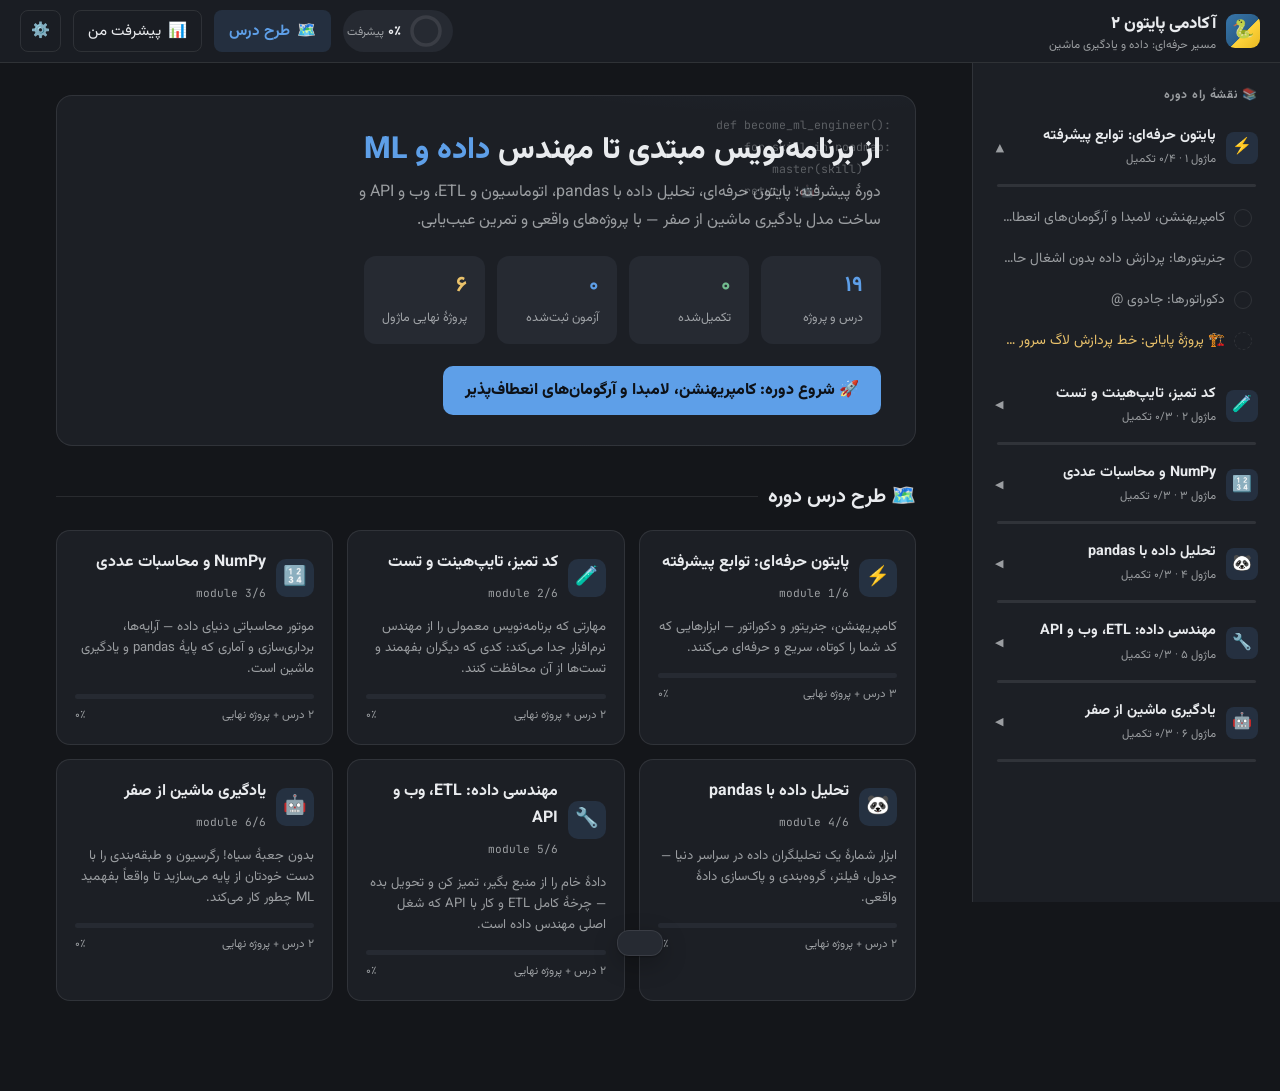
<file: academy/v2.html>
<!DOCTYPE html>
<html lang="fa" dir="rtl" data-theme="dark" data-accent="blue">
<head>
<meta charset="UTF-8">
<meta name="viewport" content="width=device-width, initial-scale=1">
<title>آکادمی پایتون ۲ | مسیر حرفه‌ای داده و یادگیری ماشین</title>
<link rel="preconnect" href="https://fonts.googleapis.com">
<link href="https://fonts.googleapis.com/css2?family=Vazirmatn:wght@300;400;500;700;800&family=JetBrains+Mono:wght@400;600&display=swap" rel="stylesheet">
<style>
:root{
  --radius:10px;
  --code-font:"JetBrains Mono",Menlo,Consolas,monospace;
  --sans:"Vazirmatn",Tahoma,"Segoe UI",sans-serif;
  --fs:16px;
}
html[data-theme="dark"]{
  --bg:#14161a; --surface:#1c1f25; --raised:#262a32; --hover:#2c313a;
  --text:#e9ebee; --text2:rgba(233,235,238,.62); --border:rgba(255,255,255,.09);
  --code-bg:#101216; --code-border:rgba(255,255,255,.07);
  --green:#72BC8F; --green-soft:rgba(114,188,143,.14);
  --red:#E97366; --red-soft:rgba(233,115,102,.13);
  --orange:#DE9255; --orange-soft:rgba(222,146,85,.13);
  --yellow:#EAC26B; --yellow-soft:rgba(234,194,107,.13);
  --shadow:0 1px 2px rgba(0,0,0,.3),0 8px 24px rgba(0,0,0,.25);
}
html[data-theme="light"]{
  --bg:#f7f7f5; --surface:#ffffff; --raised:#f0efed; --hover:#e9e8e5;
  --text:#2c2c2b; --text2:#7d7a75; --border:#e6e5e3;
  --code-bg:#15181d; --code-border:#15181d;
  --green:#46A171; --green-soft:#E8F1EC;
  --red:#E56458; --red-soft:#FCE9E7;
  --orange:#D5803B; --orange-soft:#FBEBDE;
  --yellow:#b8860b; --yellow-soft:#faf1dc;
  --shadow:0 1px 2px rgba(0,0,0,.05),0 4px 12px rgba(0,0,0,.05);
}
html[data-theme="dark"][data-accent="blue"]{--accent:#5E9FE8; --accent-soft:rgba(94,159,232,.14); --accent-text:#0d1117;}
html[data-theme="light"][data-accent="blue"]{--accent:#2783DE; --accent-soft:#E5F2FC; --accent-text:#fff;}
html[data-theme="dark"][data-accent="yellow"]{--accent:#EAC26B; --accent-soft:rgba(234,194,107,.15); --accent-text:#1a1408;}
html[data-theme="light"][data-accent="yellow"]{--accent:#c28a10; --accent-soft:#faf1dc; --accent-text:#fff;}
html[data-theme="dark"][data-accent="green"]{--accent:#72BC8F; --accent-soft:rgba(114,188,143,.15); --accent-text:#0b130e;}
html[data-theme="light"][data-accent="green"]{--accent:#46A171; --accent-soft:#E8F1EC; --accent-text:#fff;}
html[data-theme="dark"][data-accent="purple"]{--accent:#BF8EDA; --accent-soft:rgba(191,142,218,.15); --accent-text:#150b1b;}
html[data-theme="light"][data-accent="purple"]{--accent:#8b5fb0; --accent-soft:#f3ebf9; --accent-text:#fff;}

*{box-sizing:border-box}
html{font-size:var(--fs);}
body{margin:0;font-family:var(--sans);background:var(--bg);color:var(--text);line-height:1.7;font-size:1rem;}
button{font-family:inherit;cursor:pointer;font-size:.95rem;}
input,textarea,select{font-family:inherit;font-size:.95rem;color:var(--text);}
a{color:var(--accent)}
::selection{background:var(--accent-soft)}

/* ---------- Header ---------- */
header{position:sticky;top:0;z-index:50;display:flex;align-items:center;gap:12px;padding:10px 20px;background:color-mix(in srgb,var(--surface) 88%,transparent);backdrop-filter:blur(10px);border-bottom:1px solid var(--border);}
.logo{display:flex;align-items:center;gap:10px;font-weight:800;font-size:1.05rem;white-space:nowrap;}
.logo .py{width:34px;height:34px;border-radius:9px;display:grid;place-items:center;background:linear-gradient(135deg,#3776ab 0%,#2b5f8a 55%,#ffd43b 56%,#e8b923 100%);font-size:18px;}
.logo small{display:block;font-weight:400;font-size:.72rem;color:var(--text2);line-height:1.2}
header .spacer{flex:1}
.hbtn{display:inline-flex;align-items:center;gap:7px;padding:8px 14px;border-radius:8px;border:1px solid var(--border);background:transparent;color:var(--text);min-height:40px;}
.hbtn:hover{background:var(--hover)}
.hbtn.active{background:var(--accent-soft);border-color:transparent;color:var(--accent);font-weight:700;}
.hbtn.icon-only{padding:8px 10px}
#menuBtn{display:none}
.ring-wrap{display:flex;align-items:center;gap:8px;padding:4px 10px 4px 4px;border-radius:99px;background:var(--raised);}
.ring-wrap b{font-size:.85rem}
.ring-wrap span{font-size:.72rem;color:var(--text2)}
svg.ring{transform:rotate(-90deg)}
svg.ring .bg{stroke:var(--border);}
svg.ring .fg{stroke:var(--accent);stroke-linecap:round;transition:stroke-dashoffset .6s ease;}

/* ---------- Layout ---------- */
.layout{display:flex;min-height:calc(100vh - 61px);}
aside{width:308px;flex-shrink:0;border-inline-end:1px solid var(--border);background:var(--surface);padding:16px 12px 40px;overflow-y:auto;position:sticky;top:61px;height:calc(100vh - 61px);}
main{flex:1;min-width:0;padding:32px clamp(16px,4vw,48px) 90px;}
.inner{max-width:860px;margin:0 auto;}

/* ---------- Sidebar ---------- */
.side-title{font-size:.75rem;font-weight:700;color:var(--text2);letter-spacing:.06em;margin:6px 10px 10px;}
.mod{margin-bottom:6px;border-radius:var(--radius);}
.mod-head{display:flex;align-items:center;gap:10px;width:100%;padding:10px;border:none;background:transparent;color:var(--text);border-radius:var(--radius);text-align:right;min-height:44px;}
.mod-head:hover{background:var(--hover)}
.mod-head .ic{width:32px;height:32px;border-radius:8px;background:var(--accent-soft);display:grid;place-items:center;font-size:16px;flex-shrink:0;}
.mod-head .t{flex:1;min-width:0}
.mod-head .t b{display:block;font-size:.9rem;line-height:1.4}
.mod-head .t span{font-size:.72rem;color:var(--text2)}
.mod-head .chev{color:var(--text2);transition:transform .2s;font-size:.7rem}
.mod.open .chev{transform:rotate(90deg)}
.mod-lessons{display:none;padding:2px 6px 6px;}
.mod.open .mod-lessons{display:block}
.litem{display:flex;align-items:center;gap:9px;width:100%;padding:8px 10px;margin:1px 0;border:none;background:transparent;color:var(--text2);border-radius:8px;text-align:right;font-size:.86rem;min-height:40px;}
.litem:hover{background:var(--hover);color:var(--text)}
.litem.active{background:var(--accent-soft);color:var(--accent);font-weight:700;}
.litem .dot{width:18px;height:18px;border-radius:50%;border:1.6px solid var(--border);flex-shrink:0;display:grid;place-items:center;font-size:10px;color:transparent;background:transparent;}
.litem.done .dot{background:var(--green);border-color:var(--green);color:#fff;}
.litem.cap{color:var(--yellow)}
.litem.cap:hover{color:var(--yellow)}
.litem.cap .dot{border-style:dashed}
.litem .nm{flex:1;min-width:0;overflow:hidden;text-overflow:ellipsis;white-space:nowrap;}
.mod-prog{height:3px;border-radius:99px;background:var(--border);margin:4px 12px 8px;overflow:hidden;}
.mod-prog i{display:block;height:100%;background:var(--accent);border-radius:99px;transition:width .5s;}

/* ---------- Hero / dashboard ---------- */
.hero{position:relative;border:1px solid var(--border);border-radius:16px;padding:34px 34px 30px;background:
  radial-gradient(1000px 380px at 85% -60%, var(--accent-soft), transparent 60%),
  var(--surface);overflow:hidden;margin-bottom:28px;}
.hero .code-deco{position:absolute;inset-inline-start:auto;inset-inline-end:24px;top:18px;font-family:var(--code-font);font-size:.72rem;color:var(--text2);opacity:.5;direction:ltr;text-align:left;line-height:1.9;pointer-events:none;user-select:none;}
.hero h1{margin:0 0 8px;font-size:1.9rem;font-weight:800;line-height:1.35}
.hero h1 em{font-style:normal;color:var(--accent)}
.hero p{margin:0;color:var(--text2);max-width:560px}
.hero .stats{display:flex;gap:12px;flex-wrap:wrap;margin-top:22px;}
.stat{background:var(--raised);border-radius:12px;padding:12px 18px;min-width:120px;}
.stat b{display:block;font-size:1.35rem;color:var(--accent)}
.stat span{font-size:.78rem;color:var(--text2)}
.stat.g b{color:var(--green)} .stat.y b{color:var(--yellow)}
.continue-btn{margin-top:22px;display:inline-flex;align-items:center;gap:10px;padding:12px 22px;background:var(--accent);color:var(--accent-text);border:none;border-radius:10px;font-weight:800;font-size:1rem;min-height:46px;}
.continue-btn:hover{filter:brightness(1.08)}

h2.sec{font-size:1.25rem;margin:34px 0 16px;display:flex;align-items:center;gap:10px;}
h2.sec::after{content:"";flex:1;height:1px;background:var(--border);}
.mcards{display:grid;grid-template-columns:repeat(auto-fill,minmax(255px,1fr));gap:14px;}
.mcard{border:1px solid var(--border);border-radius:14px;background:var(--surface);padding:18px;cursor:pointer;transition:border-color .15s, transform .15s;position:relative;}
.mcard:hover{border-color:var(--accent);transform:translateY(-2px);}
.mcard .top{display:flex;align-items:center;gap:10px;margin-bottom:10px;}
.mcard .ic{width:38px;height:38px;border-radius:10px;background:var(--accent-soft);display:grid;place-items:center;font-size:19px;}
.mcard .num{font-size:.7rem;color:var(--text2);font-family:var(--code-font);direction:ltr}
.mcard h3{margin:0 0 4px;font-size:1rem;}
.mcard p{margin:0 0 14px;font-size:.82rem;color:var(--text2);line-height:1.6;min-height:2.6em;}
.mcard .bar{height:5px;border-radius:99px;background:var(--raised);overflow:hidden;}
.mcard .bar i{display:block;height:100%;background:var(--accent);border-radius:99px;}
.mcard .meta{display:flex;justify-content:space-between;font-size:.72rem;color:var(--text2);margin-top:7px;}
.mcard.complete{border-color:var(--green)}
.mcard.complete .bar i{background:var(--green)}

/* progress view */
.pgrid{display:grid;grid-template-columns:repeat(auto-fill,minmax(240px,1fr));gap:14px;margin-bottom:26px;}
.prow{border:1px solid var(--border);border-radius:12px;background:var(--surface);padding:14px 16px;display:flex;align-items:center;gap:12px;margin-bottom:8px;}
.prow .nm{flex:1;font-size:.9rem}
.prow .score{font-family:var(--code-font);font-size:.8rem;direction:ltr;color:var(--text2)}
.badge{font-size:.72rem;padding:3px 10px;border-radius:99px;font-weight:700;}
.badge.done{background:var(--green-soft);color:var(--green)}
.badge.todo{background:var(--raised);color:var(--text2)}

/* ---------- Lesson page ---------- */
.crumb{font-size:.8rem;color:var(--text2);margin-bottom:10px;display:flex;align-items:center;gap:6px;flex-wrap:wrap;}
.crumb a{color:var(--text2);text-decoration:none;cursor:pointer}
.crumb a:hover{color:var(--accent)}
.lesson-head{display:flex;align-items:flex-start;gap:14px;margin-bottom:6px;flex-wrap:wrap;}
.lesson-head h1{margin:0;font-size:1.55rem;font-weight:800;flex:1;min-width:200px;line-height:1.4}
.lesson-meta{display:flex;gap:14px;color:var(--text2);font-size:.8rem;margin-bottom:20px;flex-wrap:wrap;}
.goals{border:1px solid var(--border);border-inline-start:3px solid var(--accent);background:var(--surface);border-radius:10px;padding:14px 18px;margin-bottom:24px;}
.goals b{font-size:.86rem}
.goals ul{margin:8px 0 0;padding-inline-start:20px;font-size:.88rem;color:var(--text2)}
.goals li{margin:3px 0}

.tabs{display:flex;gap:4px;border-bottom:1px solid var(--border);margin-bottom:26px;overflow-x:auto;scrollbar-width:none;}
.tabs::-webkit-scrollbar{display:none}
.tab{border:none;background:transparent;color:var(--text2);padding:11px 16px;font-size:.9rem;border-bottom:2px solid transparent;margin-bottom:-1px;white-space:nowrap;min-height:44px;display:inline-flex;align-items:center;gap:7px;}
.tab:hover{color:var(--text)}
.tab.active{color:var(--accent);border-bottom-color:var(--accent);font-weight:700;}
.tab .cnt{background:var(--raised);color:var(--text2);border-radius:99px;font-size:.68rem;padding:1px 7px;}

.prose h2{font-size:1.18rem;margin:30px 0 10px;padding-inline-start:12px;border-inline-start:3px solid var(--accent);}
.prose h3{font-size:1rem;margin:22px 0 8px;color:var(--accent)}
.prose p{margin:10px 0;color:var(--text);}
.prose ul,.prose ol{padding-inline-start:22px;margin:10px 0}
.prose li{margin:5px 0}
.prose table{border-collapse:collapse;width:100%;margin:14px 0;font-size:.88rem;}
.prose th,.prose td{border:1px solid var(--border);padding:8px 12px;text-align:right;}
.prose th{background:var(--raised);font-size:.8rem}
.prose code{font-family:var(--code-font);font-size:.82em;background:var(--raised);border:1px solid var(--border);border-radius:5px;padding:1px 6px;direction:ltr;unicode-bidi:embed;}
.callout{display:flex;gap:12px;border-radius:10px;padding:13px 16px;margin:16px 0;font-size:.9rem;border:1px solid transparent;}
.callout .ci{flex-shrink:0}
.callout.tip{background:var(--accent-soft);}
.callout.warn{background:var(--orange-soft);}
.callout.note{background:var(--raised);border-color:var(--border)}

/* code blocks */
.codebox{direction:ltr;text-align:left;background:var(--code-bg);border:1px solid var(--code-border);border-radius:10px;margin:14px 0;overflow:hidden;}
.codebox .cb-head{display:flex;align-items:center;gap:8px;padding:7px 12px;border-bottom:1px solid rgba(255,255,255,.06);font-family:var(--code-font);font-size:.7rem;color:rgba(233,235,238,.5);}
.codebox .dots{display:flex;gap:5px}
.codebox .dots i{width:9px;height:9px;border-radius:50%;display:block}
.codebox .dots i:nth-child(1){background:#E97366}.codebox .dots i:nth-child(2){background:#EAC26B}.codebox .dots i:nth-child(3){background:#72BC8F}
.codebox .cb-head .copy{margin-inline-start:auto;background:transparent;border:1px solid rgba(255,255,255,.15);color:rgba(233,235,238,.6);border-radius:6px;padding:2px 10px;font-size:.68rem;font-family:var(--sans)}
.codebox .cb-head .copy:hover{color:#fff;border-color:rgba(255,255,255,.4)}
.codebox pre{margin:0;padding:14px 16px;overflow-x:auto;font-family:var(--code-font);font-size:.83rem;line-height:1.75;color:#e6edf3;}
.tok-k{color:#ff7b72}.tok-s{color:#a5d6ff}.tok-c{color:#8b949e;font-style:italic}.tok-n{color:#79c0ff}.tok-f{color:#d2a8ff}.tok-b{color:#ffa657}.tok-o{color:#ff7b72}
.out-label{font-size:.68rem;color:rgba(233,235,238,.45);padding:6px 16px 0;font-family:var(--code-font)}
.codebox pre.out{color:#9ba3ae;padding-top:6px;font-size:.8rem}
</style>
<style>
/* ---------- Quiz ---------- */
.quiz-q{border:1px solid var(--border);border-radius:12px;background:var(--surface);padding:18px 20px;margin-bottom:16px;}
.quiz-q .qt{font-weight:700;margin-bottom:12px;display:flex;gap:10px;}
.quiz-q .qn{color:var(--accent);font-family:var(--code-font);direction:ltr}
.opt{display:flex;align-items:center;gap:10px;width:100%;text-align:right;padding:11px 14px;margin:6px 0;border:1px solid var(--border);border-radius:9px;background:transparent;color:var(--text);font-size:.9rem;min-height:44px;transition:border-color .12s;}
.opt:hover{border-color:var(--accent)}
.opt .radio{width:17px;height:17px;border-radius:50%;border:1.6px solid var(--border);flex-shrink:0}
.opt.sel{border-color:var(--accent);background:var(--accent-soft)}
.opt.sel .radio{border-color:var(--accent);background:var(--accent);box-shadow:inset 0 0 0 3px var(--surface)}
.opt.right{border-color:var(--green);background:var(--green-soft)}
.opt.wrong{border-color:var(--red);background:var(--red-soft)}
.opt:disabled{cursor:default;opacity:.9}
.q-exp{margin-top:10px;font-size:.84rem;color:var(--text2);background:var(--raised);border-radius:8px;padding:10px 14px;display:none}
.q-exp.show{display:block}
.quiz-result{border-radius:12px;padding:18px 20px;margin-top:18px;display:none;align-items:center;gap:14px;}
.quiz-result.show{display:flex}
.quiz-result.pass{background:var(--green-soft);border:1px solid var(--green)}
.quiz-result.fail{background:var(--orange-soft);border:1px solid var(--orange)}
.quiz-result .em{font-size:1.6rem}
.quiz-result b{display:block}
.quiz-result span{font-size:.84rem;color:var(--text2)}

/* ---------- Buttons ---------- */
.btn{display:inline-flex;align-items:center;justify-content:center;gap:8px;padding:10px 20px;border-radius:9px;border:1px solid var(--border);background:var(--surface);color:var(--text);font-weight:600;min-height:44px;}
.btn:hover{background:var(--hover)}
.btn.primary{background:var(--accent);color:var(--accent-text);border-color:transparent}
.btn.primary:hover{filter:brightness(1.08);background:var(--accent)}
.btn.success{background:var(--green);color:#fff;border-color:transparent}
.btn.ghost{border-color:transparent}
.btn:disabled{opacity:.5;cursor:not-allowed}

/* ---------- Project / capstone ---------- */
.proj-banner{display:flex;gap:14px;align-items:flex-start;border:1px solid var(--border);border-inline-start:3px solid var(--yellow);border-radius:12px;background:var(--surface);padding:18px 20px;margin-bottom:20px;}
.proj-banner .ic{font-size:1.5rem}
.proj-banner h3{margin:0 0 4px;font-size:1.05rem}
.proj-banner p{margin:0;font-size:.88rem;color:var(--text2)}
.steps{counter-reset:st;list-style:none;padding:0;margin:16px 0;}
.steps li{position:relative;padding:0 44px 18px 0;counter-increment:st;}
.steps li::before{content:counter(st);position:absolute;right:0;top:0;width:28px;height:28px;border-radius:50%;background:var(--accent-soft);color:var(--accent);font-weight:800;font-size:.8rem;display:grid;place-items:center;font-family:var(--code-font);}
.steps li::after{content:"";position:absolute;right:13.5px;top:32px;bottom:2px;width:1.5px;background:var(--border);}
.steps li:last-child::after{display:none}
.editor-wrap{border:1px solid var(--code-border);border-radius:10px;overflow:hidden;background:var(--code-bg);margin:14px 0;}
.editor-head{display:flex;align-items:center;gap:8px;padding:8px 12px;border-bottom:1px solid rgba(255,255,255,.06);}
.editor-head .fname{font-family:var(--code-font);font-size:.72rem;color:rgba(233,235,238,.55);direction:ltr}
.editor-head .run{margin-inline-start:auto;display:inline-flex;align-items:center;gap:6px;background:var(--green);border:none;color:#08130c;font-weight:700;border-radius:7px;padding:5px 14px;font-size:.78rem;}
.editor-head .run:disabled{opacity:.6}
textarea.code-edit{width:100%;min-height:230px;background:transparent;border:none;resize:vertical;padding:14px 16px;font-family:var(--code-font);font-size:.83rem;line-height:1.7;color:#e6edf3;direction:ltr;text-align:left;outline:none;tab-size:4;}
.run-out{border-top:1px solid rgba(255,255,255,.07);padding:10px 16px;font-family:var(--code-font);font-size:.78rem;color:#9ba3ae;direction:ltr;text-align:left;white-space:pre-wrap;max-height:220px;overflow:auto;}
.run-out .err{color:#E97366}
.run-hint{font-size:.75rem;color:var(--text2);margin:6px 2px 0;}
details.rev{border:1px solid var(--border);border-radius:10px;background:var(--surface);margin:12px 0;overflow:hidden;}
details.rev summary{padding:13px 18px;cursor:pointer;font-weight:700;font-size:.9rem;list-style:none;display:flex;align-items:center;gap:10px;min-height:44px;}
details.rev summary::-webkit-details-marker{display:none}
details.rev summary .chev{margin-inline-start:auto;transition:transform .2s;color:var(--text2);font-size:.7rem}
details.rev[open] summary .chev{transform:rotate(90deg)}
details.rev .body{padding:2px 18px 16px;font-size:.9rem;}
details.rev.hintbox summary{color:var(--yellow)}
.bug-item{border:1px solid var(--border);border-radius:10px;margin:10px 0;overflow:hidden;background:var(--surface)}
.bug-item .bh{display:flex;align-items:center;gap:10px;padding:12px 16px;cursor:pointer;min-height:44px;font-size:.9rem}
.bug-item .bh:hover{background:var(--hover)}
.bug-item .bh .no{width:26px;height:26px;border-radius:8px;background:var(--red-soft);color:var(--red);display:grid;place-items:center;font-family:var(--code-font);font-size:.75rem;font-weight:700;flex-shrink:0}
.bug-item .bb{display:none;padding:0 16px 14px;font-size:.88rem;color:var(--text2)}
.bug-item.open .bb{display:block}
.done-row{display:flex;align-items:center;gap:14px;flex-wrap:wrap;border:1px solid var(--border);border-radius:12px;background:var(--surface);padding:16px 20px;margin-top:28px;}
.done-row .txt{flex:1;min-width:200px}
.done-row .txt b{display:block}
.done-row .txt span{font-size:.82rem;color:var(--text2)}
.pager{display:flex;gap:12px;margin-top:20px;}
.pager .btn{flex:1;justify-content:space-between}
.pager .btn small{color:var(--text2);font-weight:400}
.pager .btn .lbl{display:flex;flex-direction:column;align-items:flex-start;text-align:start}

/* ---------- Notes ---------- */
.note-form{display:flex;gap:10px;margin-bottom:18px;align-items:flex-start}
.note-form textarea{flex:1;background:var(--surface);border:1px solid var(--border);border-radius:10px;padding:12px 14px;min-height:74px;resize:vertical;outline:none;}
.note-form textarea:focus{border-color:var(--accent)}
.note{border:1px solid var(--border);border-radius:12px;background:var(--surface);padding:14px 16px;margin-bottom:10px;}
.note .nh{display:flex;align-items:center;gap:10px;margin-bottom:6px;}
.note .avatar{width:30px;height:30px;border-radius:50%;background:var(--accent-soft);color:var(--accent);display:grid;place-items:center;font-weight:800;font-size:.8rem;}
.note .who b{font-size:.84rem;display:block;line-height:1.3}
.note .who span{font-size:.7rem;color:var(--text2)}
.note .del{margin-inline-start:auto;border:none;background:transparent;color:var(--text2);font-size:.8rem;padding:6px}
.note .del:hover{color:var(--red)}
.note p{margin:0;font-size:.9rem;white-space:pre-wrap}
.empty{color:var(--text2);text-align:center;padding:34px 10px;font-size:.9rem;border:1.5px dashed var(--border);border-radius:12px;}
.empty .em{font-size:1.8rem;display:block;margin-bottom:8px}

/* ---------- AI chat ---------- */
.ai-status{display:flex;align-items:center;gap:8px;font-size:.78rem;color:var(--text2);margin-bottom:14px;}
.ai-status .led{width:9px;height:9px;border-radius:50%;background:var(--red)}
.ai-status.on .led{background:var(--green);box-shadow:0 0 6px var(--green)}
.chat-box{border:1px solid var(--border);border-radius:14px;background:var(--surface);display:flex;flex-direction:column;height:460px;overflow:hidden;}
.chat-msgs{flex:1;overflow-y:auto;padding:18px;display:flex;flex-direction:column;gap:12px;}
.msg{max-width:82%;padding:10px 15px;border-radius:14px;font-size:.9rem;white-space:pre-wrap;line-height:1.7}
.msg.user{align-self:flex-start;background:var(--accent);color:var(--accent-text);border-bottom-right-radius:4px;}
.msg.ai{align-self:flex-end;background:var(--raised);border-bottom-left-radius:4px;}
.msg.ai.thinking{color:var(--text2);font-style:italic}
.chat-input{display:flex;gap:8px;padding:12px;border-top:1px solid var(--border);}
.chat-input textarea{flex:1;background:var(--raised);border:1px solid var(--border);border-radius:10px;padding:10px 14px;resize:none;height:46px;outline:none}
.chat-input textarea:focus{border-color:var(--accent)}
.sugg{display:flex;gap:8px;flex-wrap:wrap;margin-top:12px}
.sugg button{border:1px solid var(--border);background:var(--surface);color:var(--text2);border-radius:99px;padding:7px 14px;font-size:.78rem;}
.sugg button:hover{color:var(--accent);border-color:var(--accent)}
.ai-setup{border:1.5px dashed var(--border);border-radius:12px;padding:20px;font-size:.88rem;color:var(--text2);margin-bottom:14px}
.ai-setup b{color:var(--text)}

/* ---------- Modal / drawer / toast ---------- */
.overlay{position:fixed;inset:0;background:rgba(0,0,0,.55);z-index:90;display:none;}
.overlay.show{display:block}
.modal{position:fixed;z-index:100;inset:0;display:none;place-items:center;padding:20px;}
.modal.show{display:grid}
.modal .panel{background:var(--surface);border:1px solid var(--border);border-radius:16px;width:min(560px,100%);max-height:88vh;overflow-y:auto;box-shadow:var(--shadow);}
.panel-head{display:flex;align-items:center;gap:10px;padding:18px 22px 0;}
.panel-head h2{margin:0;font-size:1.15rem;flex:1}
.panel-head .x{border:none;background:var(--raised);color:var(--text2);width:34px;height:34px;border-radius:8px;font-size:1rem;}
.panel-body{padding:18px 22px 24px;}
.set-group{margin-bottom:22px;}
.set-group>label{display:block;font-size:.8rem;font-weight:700;color:var(--text2);margin-bottom:9px;}
.seg{display:flex;background:var(--raised);border-radius:9px;padding:3px;gap:3px;}
.seg button{flex:1;border:none;background:transparent;color:var(--text2);padding:8px;border-radius:7px;min-height:40px}
.seg button.on{background:var(--surface);color:var(--text);font-weight:700;box-shadow:var(--shadow)}
.swatches{display:flex;gap:10px}
.sw{width:40px;height:40px;border-radius:50%;border:2.5px solid transparent;cursor:pointer;position:relative}
.sw.on{border-color:var(--text)}
.sw span{position:absolute;inset:3px;border-radius:50%;}
.field{margin-bottom:12px}
.field label{display:block;font-size:.78rem;color:var(--text2);margin-bottom:5px}
.field input,.field select{width:100%;background:var(--raised);border:1px solid var(--border);border-radius:8px;padding:10px 13px;outline:none;min-height:42px}
.field input:focus{border-color:var(--accent)}
.field input[dir=ltr]{direction:ltr;text-align:left;font-family:var(--code-font);font-size:.8rem}
.range-row{display:flex;align-items:center;gap:12px}
.range-row input[type=range]{flex:1;accent-color:var(--accent)}
.danger-zone{border:1px solid var(--red);border-radius:10px;padding:14px 16px;}
.danger-zone p{margin:0 0 10px;font-size:.82rem;color:var(--text2)}
.btn.danger{color:var(--red);border-color:var(--red);background:transparent}
.btn.danger:hover{background:var(--red-soft)}
#toast{position:fixed;bottom:24px;left:50%;transform:translateX(-50%) translateY(80px);background:var(--raised);border:1px solid var(--border);color:var(--text);padding:12px 22px;border-radius:12px;font-size:.9rem;z-index:200;transition:transform .3s;box-shadow:var(--shadow);max-width:90vw;text-align:center}
#toast.show{transform:translateX(-50%) translateY(0)}

/* ---------- Responsive ---------- */
@media (max-width:920px){
  #menuBtn{display:inline-flex}
  aside{position:fixed;inset-inline-start:0;top:0;height:100vh;z-index:95;transform:translateX(100%);transition:transform .25s;width:min(320px,86vw);padding-top:20px;}
  html[dir="rtl"] aside{transform:translateX(100%)}
  aside.open{transform:translateX(0)!important}
  main{padding:22px 16px 80px}
  .hero{padding:24px 20px}
  .hero h1{font-size:1.45rem}
  .hero .code-deco{display:none}
  header{padding:10px 12px;gap:8px}
  .ring-wrap span{display:none}
  .hbtn .lb{display:none}
  .hbtn{padding:8px 11px}
  .pager{flex-direction:column}
  .note-form{flex-direction:column}
  .note-form .btn{width:100%}
}
@media (prefers-reduced-motion:reduce){*{transition:none!important;animation:none!important}}
</style>
</head>
<body>

<header>
  <button class="hbtn icon-only" id="menuBtn" aria-label="منو">☰</button>
  <div class="logo">
    <div class="py">🐍</div>
    <div>آکادمی پایتون ۲<small>مسیر حرفه‌ای: داده و یادگیری ماشین</small></div>
  </div>
  <div class="spacer"></div>
  <div class="ring-wrap" title="پیشرفت کل دوره">
    <svg class="ring" width="34" height="34" viewBox="0 0 34 34" aria-hidden="true">
      <circle class="bg" cx="17" cy="17" r="14" fill="none" stroke-width="3.5"></circle>
      <circle class="fg" id="ringFg" cx="17" cy="17" r="14" fill="none" stroke-width="3.5" stroke-dasharray="88" stroke-dashoffset="88"></circle>
    </svg>
    <div><b id="ringPct">۰٪</b> <span>پیشرفت</span></div>
  </div>
  <button class="hbtn" id="navHome">🗺️ <span class="lb">طرح درس</span></button>
  <button class="hbtn" id="navProg">📊 <span class="lb">پیشرفت من</span></button>
  <button class="hbtn icon-only" id="navSet" aria-label="تنظیمات">⚙️</button>
</header>

<div class="layout">
  <aside id="sidebar" aria-label="فهرست درس‌ها">
    <div class="side-title">📚 نقشهٔ راه دوره</div>
    <div id="sideTree"></div>
  </aside>
  <main><div class="inner" id="view"></div></main>
</div>

<div class="overlay" id="overlay"></div>

<div class="modal" id="setModal" role="dialog" aria-modal="true" aria-label="تنظیمات">
  <div class="panel">
    <div class="panel-head"><h2>⚙️ شخصی‌سازی و تنظیمات</h2><button class="x" data-close>✕</button></div>
    <div class="panel-body">
      <div class="set-group">
        <label>حالت نمایش</label>
        <div class="seg" id="themeSeg">
          <button data-theme="dark">🌙 تیره (حالت برنامه‌نویس)</button>
          <button data-theme="light">☀️ روشن</button>
        </div>
      </div>
      <div class="set-group">
        <label>رنگ اصلی</label>
        <div class="swatches" id="accentRow">
          <button class="sw" data-accent="blue" aria-label="آبی"><span style="background:#5E9FE8"></span></button>
          <button class="sw" data-accent="yellow" aria-label="زرد پایتونی"><span style="background:#EAC26B"></span></button>
          <button class="sw" data-accent="green" aria-label="سبز"><span style="background:#72BC8F"></span></button>
          <button class="sw" data-accent="purple" aria-label="بنفش"><span style="background:#BF8EDA"></span></button>
        </div>
      </div>
      <div class="set-group">
        <label>اندازهٔ متن</label>
        <div class="range-row"><span style="font-size:.75rem">کوچک</span><input type="range" id="fontRange" min="14" max="19" step="1"><span style="font-size:1.05rem">بزرگ</span></div>
      </div>
      <div class="set-group">
        <label>نام شما (برای یادداشت‌ها)</label>
        <div class="field"><input id="userName" placeholder="مثلاً: علی"></div>
      </div>
      <div class="set-group">
        <label>🤖 اتصال دستیار هوش مصنوعی (اختیاری)</label>
        <div class="field"><label>آدرس سرویس (سازگار با OpenAI)</label><input id="aiUrl" dir="ltr" placeholder="https://api.openai.com/v1/chat/completions"></div>
        <div class="field"><label>نام مدل</label><input id="aiModel" dir="ltr" placeholder="gpt-4o-mini"></div>
        <div class="field"><label>کلید API (فقط روی همین مرورگر ذخیره می‌شود)</label><input id="aiKey" dir="ltr" type="password" placeholder="sk-..."></div>
      </div>
      <div class="set-group">
        <div class="danger-zone">
          <p>پاک کردن همهٔ پیشرفت، نمره‌ها و یادداشت‌ها. این کار قابل بازگشت نیست.</p>
          <button class="btn danger" id="resetAll">🗑️ شروع دوباره از صفر</button>
        </div>
      </div>
      <button class="btn primary" style="width:100%" data-close>ذخیره و بستن</button>
    </div>
  </div>
</div>

<div id="toast" role="status"></div>
<script>
const COURSE = { modules: [
{
 id:"m1", icon:"⚡", title:"پایتون حرفه‌ای: توابع پیشرفته", desc:"کامپریهنشن، جنریتور و دکوراتور — ابزارهایی که کد شما را کوتاه، سریع و حرفه‌ای می‌کنند.",
 lessons:[
 {id:"m1l1", title:"کامپریهنشن، لامبدا و آرگومان‌های انعطاف‌پذیر", time:"۳۰ دقیقه",
  goals:["با کامپریهنشن‌ها کدهای کوتاه و سریع بنویسید","توابعی با تعداد آرگومان نامشخص بسازید","با لامبدا مرتب‌سازی‌های حرفه‌ای انجام دهید"],
  content:`
<h2>کامپریهنشن: خط تولید داده</h2>
<p>در پایتون حرفه‌ای، به‌جای حلقه‌های چندخطی برای ساختن لیست، از <b>کامپریهنشن</b> استفاده می‌کنیم — هم کوتاه‌تر است و هم سریع‌تر اجرا می‌شود:</p>
~~~python
nums = [1, 2, 3, 4, 5, 6]
squares = [n * n for n in nums]
evens = [n for n in nums if n % 2 == 0]
print(squares)
print(evens)

# دیکشنری‌کامپریهنشن هم داریم!
ages = {"sara": 24, "reza": 31, "ali": 19}
adults = {name: age for name, age in ages.items() if age >= 20}
print(adults)
~~~
<pre-out>[1, 4, 9, 16, 25, 36]
[2, 4, 6]
{'sara': 24, 'reza': 31}</pre-out>
<div class="callout tip"><span class="ci">💡</span><div>در تحلیل داده و یادگیری ماشین، کامپریهنشن‌ها همه‌جا هستند — از پاک‌سازی داده تا ساخت ویژگی‌های جدید. روی آن‌ها مسلط شوید!</div></div>
<h2>*args و **kwargs: توابع انعطاف‌پذیر</h2>
<p>گاهی نمی‌دانید تابع‌تان چند ورودی می‌گیرد. <code>*args</code> آرگومان‌های موقعیتی اضافه را در یک <b>تاپل</b> و <code>**kwargs</code> آرگومان‌های نام‌دار را در یک <b>دیکشنری</b> جمع می‌کند:</p>
~~~python
def report(title, *scores, **options):
    print("گزارش:", title)
    print("میانگین:", round(sum(scores) / len(scores), 2))
    if options.get("show_max"):
        print("بیشترین:", max(scores))

report("ریاضی", 17, 19, 20, show_max=True)
~~~
<pre-out>گزارش: ریاضی
میانگین: 18.67
بیشترین: 20</pre-out>
<h2>لامبدا: تابع یک‌خطی بی‌نام</h2>
<p>برای کارهای کوچک — مخصوصاً به‌عنوان <code>key</code> در مرتب‌سازی — به تعریف کامل تابع نیازی نیست:</p>
~~~python
products = [("لپ‌تاپ", 45), ("موس", 2), ("مانیتور", 12)]
by_price = sorted(products, key=lambda p: p[1], reverse=True)
for name, price in by_price:
    print(name, "→", price, "میلیون")
~~~
<pre-out>لپ‌تاپ → 45 میلیون
مانیتور → 12 میلیون
موس → 2 میلیون</pre-out>
<div class="callout note"><span class="ci">📝</span><div>قانون طلایی: اگر منطق لامبدا بیشتر از یک خط شد، آن را تابع معمولی با نام گویا کنید. خوانایی همیشه برنده است.</div></div>`,
  quiz:[
   {q:"خروجی [n * 2 for n in range(3)] چیست؟", opts:["[0, 2, 4]","[2, 4, 6]","[0, 1, 2]","خطا می‌دهد"], a:0, exp:"range(3) اعداد ۰ و ۱ و ۲ را می‌دهد و هرکدام دو برابر می‌شوند."},
   {q:"*args آرگومان‌های اضافه را در چه ساختاری جمع می‌کند؟", opts:["لیست","دیکشنری","تاپل","مجموعه"], a:2, exp:"آرگومان‌های موقعیتی اضافه در یک تاپل جمع می‌شوند؛ **kwargs دیکشنری می‌سازد."},
   {q:"در sorted(data, key=lambda x: x[1]) لامبدا چه نقشی دارد؟", opts:["دادهٔ اول را حذف می‌کند","معیار مقایسه را مشخص می‌کند","لیست را برعکس می‌کند","داده را کپی می‌کند"], a:1, exp:"key تعیین می‌کند مرتب‌سازی بر اساس چه مقداری انجام شود — اینجا عنصر دوم هر آیتم."}
  ],
  project:{title:"پالایشگر دادهٔ کاربران", desc:"لیستی از کاربران خام را با ابزارهای این درس تمیز و مرتب کنید — دقیقاً همان کاری که هر روز در مهندسی داده انجام می‌شود.",
   steps:["با کامپریهنشن کاربران زیر ۱۸ سال را حذف کنید","با کامپریهنشن نام‌ها را با حرف بزرگ شروع کنید (title)","با sorted و لامبدا بر اساس سن نزولی مرتب و چاپ کنید"],
   starter:`users = [("sara", 24), ("omid", 15), ("reza", 31), ("niloofar", 17), ("ali", 19)]\n\n# ۱) فقط بزرگسالان (سن >= 18)\n# ۲) نام‌ها با .title() زیبا شوند\n# ۳) مرتب‌سازی نزولی بر اساس سن و چاپ\n`,
   solution:`users = [("sara", 24), ("omid", 15), ("reza", 31), ("niloofar", 17), ("ali", 19)]\n\nadults = [(name.title(), age) for name, age in users if age >= 18]\nby_age = sorted(adults, key=lambda u: u[1], reverse=True)\n\nfor name, age in by_age:\n    print(f"{name}: {age} سال")`}
 },
 {id:"m1l2", title:"جنریتورها: پردازش داده بدون اشغال حافظه", time:"۳۵ دقیقه",
  goals:["بفهمید جنریتور چیست و چرا حافظه را نجات می‌دهد","با yield جنریتور بسازید","خط لولهٔ پردازش دادهٔ جریانی بسازید"],
  content:`
<h2>مشکل: دادهٔ بزرگ، حافظهٔ کوچک</h2>
<p>فرض کنید یک فایل لاگ ۱۰ گیگابایتی دارید. اگر همه را در یک لیست بریزید، حافظه پر می‌شود! <b>جنریتور</b> داده را <b>یکی‌یکی و فقط هنگام نیاز</b> تولید می‌کند — این یعنی پردازش «تنبل» (lazy) و این قلب مهندسی داده است.</p>
<h2>ساخت جنریتور با yield</h2>
<p>هر تابعی که به‌جای <code>return</code> از <code>yield</code> استفاده کند، جنریتور می‌شود. اجرا در هر <code>yield</code> متوقف و با درخواست بعدی ادامه می‌یابد:</p>
~~~python
def countdown(n):
    print("شروع شمارش!")
    while n > 0:
        yield n
        n -= 1

for x in countdown(3):
    print(x)
~~~
<pre-out>شروع شمارش!
3
2
1</pre-out>
<h2>عبارت جنریتوری</h2>
<p>مثل کامپریهنشن، ولی با پرانتز — بدون ساختن لیست در حافظه. مجموع مربع یک میلیون عدد، تقریباً بدون مصرف حافظه:</p>
~~~python
total = sum(n * n for n in range(1, 1_000_001))
print(total)
~~~
<pre-out>333333833333500000</pre-out>
<h2>خط لولهٔ جریانی (Pipeline)</h2>
<p>جنریتورها را می‌توان مثل قطعات لوله به هم وصل کرد — هر رکورد تک‌تک از کل مسیر عبور می‌کند:</p>
~~~python
numbers = range(1, 11)
evens = (n for n in numbers if n % 2 == 0)
squared = (n * n for n in evens)
print(list(squared))
~~~
<pre-out>[4, 16, 36, 64, 100]</pre-out>
<div class="callout warn"><span class="ci">⚠️</span><div><b>نکتهٔ مهم:</b> جنریتور یک‌بارمصرف است! بعد از یک‌بار پیمایش خالی می‌شود و <code>len()</code> هم روی آن کار نمی‌کند. این دو، منبع باگ‌های رایج‌اند — در پروژهٔ پایانی این ماژول با هر دو روبه‌رو می‌شوید!</div></div>`,
  quiz:[
   {q:"مزیت اصلی جنریتور نسبت به لیست چیست؟", opts:["سریع‌تر مرتب می‌شود","داده را یکی‌یکی تولید می‌کند و حافظه نمی‌گیرد","خوانایی بیشتر","امنیت بیشتر"], a:1, exp:"جنریتور مقادیر را هنگام نیاز تولید می‌کند و کل داده را در حافظه نگه نمی‌دارد."},
   {q:"کدام کلیدواژه یک تابع را جنریتور می‌کند؟", opts:["return","async","yield","lazy"], a:2, exp:"وجود yield در بدنهٔ تابع آن را به جنریتور تبدیل می‌کند."},
   {q:"اگر یک جنریتور را دوبار پیمایش کنیم چه می‌شود؟", opts:["دوباره از اول شروع می‌شود","بار دوم خالی است","خطای حافظه می‌دهد","داده‌ها دو برابر می‌شوند"], a:1, exp:"جنریتور یک‌بارمصرف است؛ پس از اتمام، پیمایش دوباره چیزی برنمی‌گرداند."}
  ],
  project:{title:"مولد اعداد اول جریانی", desc:"جنریتوری بسازید که اعداد اول را بی‌نهایت تولید کند — پایهٔ پردازش جریانی.",
   steps:["تابع is_prime را کامل کنید","جنریتور primes() بسازید که با yield اعداد اول را یکی‌یکی بدهد","۱۰ عدد اول نخست را با آن چاپ کنید"],
   starter:`def is_prime(n):\n    if n < 2:\n        return False\n    for i in range(2, int(n ** 0.5) + 1):\n        if n % i == 0:\n            return False\n    return True\n\ndef primes():\n    # جنریتوری بسازید که از ۲ شروع کند و اعداد اول را yield کند\n    pass\n\n# ۱۰ عدد اول نخست را چاپ کنید\n`,
   solution:`def is_prime(n):\n    if n < 2:\n        return False\n    for i in range(2, int(n ** 0.5) + 1):\n        if n % i == 0:\n            return False\n    return True\n\ndef primes():\n    n = 2\n    while True:\n        if is_prime(n):\n            yield n\n        n += 1\n\ngen = primes()\nfor _ in range(10):\n    print(next(gen), end=" ")`}
 },
 {id:"m1l3", title:"دکوراتورها: جادوی @", time:"۳۵ دقیقه",
  goals:["مفهوم کلوژر و تابع مرتبهٔ بالاتر را بفهمید","دکوراتور بنویسید و با @ استفاده کنید","دکوراتور زمان‌سنج و لاگ‌گیر بسازید"],
  content:`
<h2>تابع، شهروند درجه‌یک</h2>
<p>در پایتون تابع‌ها را می‌توان مثل داده جابه‌جا کرد: در متغیر ریخت، به تابع دیگر پاس داد و از تابع برگرداند. <b>دکوراتور</b> تابعی است که تابع دیگری را می‌گیرد و نسخهٔ «تقویت‌شده»ای از آن برمی‌گرداند — بدون دست زدن به کد اصلی.</p>
<h2>دکوراتور زمان‌سنج</h2>
~~~python
import time

def timer(func):
    def wrapper(*args, **kwargs):
        start = time.time()
        result = func(*args, **kwargs)
        elapsed = time.time() - start
        print(f"⏱ {func.__name__} در {elapsed:.4f} ثانیه اجرا شد")
        return result
    return wrapper

@timer
def slow_sum(n):
    return sum(range(n))

print("نتیجه:", slow_sum(1_000_000))
~~~
<pre-out>⏱ slow_sum در 0.0310 ثانیه اجرا شد
نتیجه: 499999500000</pre-out>
<p>خط <code>@timer</code> دقیقاً معادل <code>slow_sum = timer(slow_sum)</code> است — تابع اصلی داخل <code>wrapper</code> پیچیده می‌شود.</p>
<h2>چرا در دنیای واقعی مهم است؟</h2>
<ul>
<li><b>وب:</b> در Flask و FastAPI مسیرها با دکوراتور تعریف می‌شوند: <code>@app.get("/users")</code></li>
<li><b>داده:</b> کش کردن نتایج محاسبات سنگین با <code>@functools.lru_cache</code></li>
<li><b>همه‌جا:</b> لاگ‌گیری، کنترل دسترسی و تلاش مجدد (retry) بدون تکرار کد</li>
</ul>
~~~python
from functools import lru_cache

@lru_cache(maxsize=None)
def fib(n):
    return n if n < 2 else fib(n - 1) + fib(n - 2)

print(fib(80))  # بدون کش، قرن‌ها طول می‌کشید!
~~~
<pre-out>23416728348467685</pre-out>
<div class="callout tip"><span class="ci">💡</span><div>کلوژر یعنی تابع داخلی، متغیرهای تابع بیرونی را «به خاطر می‌سپارد» — wrapper حتی بعد از پایان timer به func دسترسی دارد. دکوراتور بدون کلوژر ممکن نبود.</div></div>`,
  quiz:[
   {q:"@timer بالای تعریف تابع f معادل کدام است؟", opts:["timer = f(timer)","f = timer(f)","f.timer()","timer(f())"], a:1, exp:"دکوراتور تابع را می‌گیرد و نسخهٔ جدید را جایگزین نام قبلی می‌کند."},
   {q:"چرا wrapper از *args و **kwargs استفاده می‌کند؟", opts:["برای سرعت بیشتر","تا با هر تابعی با هر تعداد ورودی کار کند","اجبار پایتون است","برای مصرف کمتر حافظه"], a:1, exp:"دکوراتور باید عمومی باشد و ورودی‌های هر تابعی را عبور دهد."},
   {q:"@lru_cache چه کاری می‌کند؟", opts:["تابع را سریع‌تر کامپایل می‌کند","نتایج قبلی را به خاطر می‌سپارد","خطاها را مخفی می‌کند","تابع را async می‌کند"], a:1, exp:"با کش کردن نتایج، فراخوانی‌های تکراری فوراً جواب می‌گیرند."}
  ],
  project:{title:"دکوراتور لاگ‌گیر", desc:"دکوراتوری بسازید که هر فراخوانی تابع را با ورودی و خروجی‌اش گزارش کند — ابزار شمارهٔ یک عیب‌یابی در پروژه‌های واقعی.",
   steps:["دکوراتور log بنویسید که قبل از اجرا نام تابع و ورودی‌ها را چاپ کند","بعد از اجرا خروجی را هم چاپ کند","آن را روی دو تابع مختلف امتحان کنید"],
   starter:`def log(func):\n    def wrapper(*args, **kwargs):\n        # قبل از اجرا: نام تابع و ورودی‌ها را چاپ کنید\n        result = func(*args, **kwargs)\n        # بعد از اجرا: خروجی را چاپ کنید\n        return result\n    return wrapper\n\n@log\ndef add(a, b):\n    return a + b\n\nadd(3, 4)\n`,
   solution:`def log(func):\n    def wrapper(*args, **kwargs):\n        print(f"📞 فراخوانی {func.__name__} با ورودی {args}")\n        result = func(*args, **kwargs)\n        print(f"↩ خروجی: {result}")\n        return result\n    return wrapper\n\n@log\ndef add(a, b):\n    return a + b\n\n@log\ndef power(base, exp):\n    return base ** exp\n\nadd(3, 4)\npower(2, 10)`}
 }
 ],
 capstone:{id:"m1cap", title:"پروژهٔ پایانی: خط پردازش لاگ سرور + عیب‌یابی", time:"۶۰ دقیقه",
  story:"شما مهندس دادهٔ یک استارتاپ هستید. سرور شب گذشته چند بار خطا داده و مدیر فنی یک گزارش فوری می‌خواهد. باید با جنریتورها یک خط لولهٔ پردازش لاگ بسازید که رکوردها را جریانی تجزیه، فیلتر و شمارش کند. کد آماده است اما ۴ باگ دارد!",
  requirements:["لاگ خام را خط‌به‌خط با جنریتور تجزیه کند (تاریخ، سطح، پیام)","رکوردهای ERROR را جدا کند","تعداد کل رکوردها و تعداد خطاها را گزارش دهد","پیام همهٔ خطاها را چاپ کند"],
  buggy:`# این کد ۴ باگ دارد! 🐞\nlog_text = """2026-01-01 INFO server started\n2026-01-01 ERROR disk almost full\n2026-01-02 WARN slow query detected\n2026-01-02 ERROR connection timeout\n2026-01-03 INFO backup completed"""\n\ndef parse(text):\n    for line in text.split("\\n"):\n        parts = line.split(" ")\n        yield {"date": parts[0], "level": parts[1], "msg": parts[2]}\n\ndef only(records, level):\n    return (r for r in records if r["level"] = level)\n\nrecords = parse(log_text)\ntotal = len(records)\nerrors = only(records, "ERROR")\n\nprint("کل رکوردها:", total)\nprint("تعداد خطاها:", len(list(errors)))\nfor e in errors:\n    print("🔴", e["date"], "-", e["msg"])`,
  bugs:[
   {hint:"باگ ۱ (خطای نحوی): در تابع only یک علامت مقایسه اشتباه است.", fix:"در شرط فیلتر باید == باشد نه = — علامت تساوی تکی یعنی انتساب و اینجا SyntaxError می‌دهد."},
   {hint:"باگ ۲ (منطقی): پیام خطاها ناقص چاپ می‌شود — فقط کلمهٔ اول!", fix:"line.split(\" \") پیام را هم تکه‌تکه می‌کند. باید line.split(\" \", 2) بنویسید تا فقط دو جدایی اول انجام شود و parts[2] کل پیام باشد."},
   {hint:"باگ ۳ (TypeError): len روی خروجی parse کار نمی‌کند.", fix:"جنریتور طول ندارد! یا records = list(parse(log_text)) کنید یا با sum(1 for _ in ...) بشمارید. تبدیل به لیست ساده‌ترین راه است."},
   {hint:"باگ ۴ (یک‌بارمصرف بودن): حلقهٔ آخر هیچ خطایی چاپ نمی‌کند!", fix:"جنریتور errors با len(list(errors)) مصرف شده و برای حلقه خالی است. اول errors = list(only(records, \"ERROR\")) بسازید و بعد هم بشمارید هم پیمایش کنید."}
  ],
  solution:`log_text = """2026-01-01 INFO server started\n2026-01-01 ERROR disk almost full\n2026-01-02 WARN slow query detected\n2026-01-02 ERROR connection timeout\n2026-01-03 INFO backup completed"""\n\ndef parse(text):\n    for line in text.split("\\n"):\n        parts = line.split(" ", 2)\n        yield {"date": parts[0], "level": parts[1], "msg": parts[2]}\n\ndef only(records, level):\n    return (r for r in records if r["level"] == level)\n\nrecords = list(parse(log_text))\ntotal = len(records)\nerrors = list(only(records, "ERROR"))\n\nprint("کل رکوردها:", total)\nprint("تعداد خطاها:", len(errors))\nfor e in errors:\n    print("🔴", e["date"], "-", e["msg"])`}
},
{
 id:"m2", icon:"🧪", title:"کد تمیز، تایپ‌هینت و تست", desc:"مهارتی که برنامه‌نویس معمولی را از مهندس نرم‌افزار جدا می‌کند: کدی که دیگران بفهمند و تست‌ها از آن محافظت کنند.",
 lessons:[
 {id:"m2l1", title:"تایپ‌هینت و اصول کد تمیز", time:"۳۰ دقیقه",
  goals:["نوع ورودی و خروجی توابع را مشخص کنید","docstring استاندارد بنویسید","اصول نام‌گذاری و توابع کوچک را به کار ببرید"],
  content:`
<h2>تایپ‌هینت: قرارداد شفاف</h2>
<p>پایتون اجباری به تعیین نوع ندارد، اما در پروژه‌های واقعی، <b>تایپ‌هینت</b> کد را خواناتر می‌کند و ابزارهایی مثل VS Code خطاها را قبل از اجرا پیدا می‌کنند:</p>
~~~python
def apply_discount(price: int, percent: float) -> int:
    """قیمت نهایی را پس از اعمال تخفیف برمی‌گرداند.

    Args:
        price: قیمت اولیه به تومان
        percent: درصد تخفیف بین ۰ تا ۱۰۰
    """
    return round(price * (1 - percent / 100))

print(apply_discount(250_000, 15))
~~~
<pre-out>212500</pre-out>
<p>انواع پیچیده‌تر هم قابل بیان‌اند: <code>list[int]</code>، <code>dict[str, float]</code>، و <code>int | None</code> برای مقداری که ممکن است وجود نداشته باشد.</p>
<h2>سه اصل طلایی کد تمیز</h2>
<ul>
<li><b>نام گویا:</b> <code>total_price</code> نه <code>tp</code> — کد بیشتر خوانده می‌شود تا نوشته شود.</li>
<li><b>تابع کوچک:</b> هر تابع فقط یک کار. اگر توضیحش «و» دارد، دو تابع است!</li>
<li><b>تکرار ممنوع (DRY):</b> کد تکراری را به تابع تبدیل کنید — یک‌بار تعریف، همه‌جا استفاده.</li>
</ul>
<div class="callout warn"><span class="ci">⚠️</span><div>تایپ‌هینت فقط «راهنما»ست؛ پایتون هنگام اجرا آن را اجبار نمی‌کند. برای بررسی خودکار از ابزار <code>mypy</code> روی سیستم خودتان استفاده کنید.</div></div>
<h2>ثابت‌ها و اعداد جادویی</h2>
~~~python
# ❌ بد: عدد جادویی — این 0.09 چیست؟
def final_price(price):
    return price * 1.09

# ✅ خوب: با نام و قابل تغییر در یک نقطه
TAX_RATE: float = 0.09

def final_price_clean(price: int) -> float:
    return price * (1 + TAX_RATE)

print(final_price_clean(100_000))
~~~
<pre-out>109000.00000000001</pre-out>
<div class="callout note"><span class="ci">📝</span><div>به خروجی بالا دقت کنید: 109000.00000000001! اعداد اعشاری در کامپیوتر دقت محدودی دارند — برای پول همیشه با عدد صحیح (تومان/ریال) حساب کنید یا round بزنید.</div></div>`,
  quiz:[
   {q:"در def f(x: int) -> str عبارت -> str چه می‌گوید؟", opts:["x باید str شود","نوع مقدار برگشتی str است","تابع همیشه str چاپ می‌کند","خطا در صورت برنگرداندن str"], a:1, exp:"فلش، نوع خروجی تابع را اعلام می‌کند — البته فقط به‌عنوان راهنما."},
   {q:"اصل DRY یعنی چه؟", opts:["کد را خشک و کوتاه بنویس","از تکرار کد پرهیز کن","همیشه کامنت بنویس","توابع را مستقل نگه دار"], a:1, exp:"Don't Repeat Yourself — منطق تکراری باید یک‌جا تعریف شود."},
   {q:"چرا برای پول از float استفاده نمی‌کنیم؟", opts:["کند است","دقت اعشاری محدود و خطای گرد کردن دارد","حافظهٔ زیاد می‌گیرد","با print کار نمی‌کند"], a:1, exp:"اعداد ممیز شناور خطای دقت دارند (مثل 109000.00000000001) — پول را با عدد صحیح نگه دارید."}
  ],
  project:{title:"بازنویسی تمیز", desc:"یک تابع کثیف و مبهم به شما رسیده — آن را طبق اصول این درس بازنویسی کنید.",
   steps:["نام‌های گویا جایگزین کنید و عدد جادویی را ثابت نام‌دار کنید","تایپ‌هینت و docstring اضافه کنید","خروجی هر دو نسخه را مقایسه کنید تا رفتار عوض نشده باشد"],
   starter:`# این تابع کار می‌کند ولی افتضاح است! بازنویسی‌اش کنید:\ndef c(a, b):\n    x = a * b\n    y = x * 0.09\n    return x + y\n\nprint(c(3, 250000))\n`,
   solution:`TAX_RATE: float = 0.09\n\ndef calc_total(quantity: int, unit_price: int) -> int:\n    """مبلغ نهایی سفارش را با احتساب مالیات برمی‌گرداند."""\n    subtotal = quantity * unit_price\n    tax = subtotal * TAX_RATE\n    return round(subtotal + tax)\n\nprint(calc_total(3, 250_000))`}
 },
 {id:"m2l2", title:"تست‌نویسی: محافظ کد شما", time:"۴۰ دقیقه",
  goals:["بفهمید تست خودکار چرا حیاتی است","با unittest تست بنویسید و اجرا کنید","حالت‌های مرزی و خطاها را تست کنید"],
  content:`
<h2>چرا تست؟</h2>
<p>هر بار که کد را تغییر می‌دهید، از کجا مطمئنید چیزی نشکسته؟ <b>تست خودکار</b> یعنی کدی که کد شما را بررسی می‌کند — یک‌بار می‌نویسید و هزار بار با خیال راحت اجرا می‌کنید. در شرکت‌های نرم‌افزاری، کد بدون تست اصلاً پذیرفته نمی‌شود.</p>
<h2>اولین تست با unittest</h2>
~~~python
import unittest

def apply_discount(price: int, percent: float) -> int:
    if not 0 <= percent <= 100:
        raise ValueError("درصد تخفیف باید بین ۰ تا ۱۰۰ باشد")
    return round(price * (1 - percent / 100))

class TestDiscount(unittest.TestCase):
    def test_normal(self):
        self.assertEqual(apply_discount(1000, 10), 900)

    def test_zero_percent(self):
        self.assertEqual(apply_discount(1000, 0), 1000)

    def test_invalid_percent(self):
        with self.assertRaises(ValueError):
            apply_discount(1000, 150)

unittest.main(argv=["ignored"], exit=False)
~~~
<pre-out>...
----------------------------------------------------------------------
Ran 3 tests in 0.002s

OK</pre-out>
<p>هر متد که با <code>test_</code> شروع شود یک تست است. <code>assertEqual</code> برابری را می‌سنجد و <code>assertRaises</code> بررسی می‌کند که خطای درست پرتاب شود.</p>
<h2>هنر انتخاب تست: حالت‌های مرزی</h2>
<ul>
<li><b>حالت عادی:</b> تخفیف ۱۰٪ روی ۱۰۰۰</li>
<li><b>مرزها:</b> تخفیف ۰٪ و ۱۰۰٪ — دقیقاً لبهٔ محدوده</li>
<li><b>ورودی خراب:</b> درصد منفی یا ۱۵۰ — باید خطای مناسب بدهد</li>
</ul>
<div class="callout tip"><span class="ci">💡</span><div>در رویکرد TDD (توسعهٔ تست‌محور) اول تست را می‌نویسید که رد می‌شود، بعد کد را می‌نویسید تا سبز شود. پروژهٔ پایانی این ماژول را با همین نگاه حل کنید: تست‌ها قاضی نهایی‌اند!</div></div>`,
  quiz:[
   {q:"متدهای تست در unittest باید با چه پیشوندی شروع شوند؟", opts:["check_","test_","assert_","try_"], a:1, exp:"فقط متدهایی که با test_ شروع شوند به‌عنوان تست اجرا می‌شوند."},
   {q:"برای بررسی اینکه تابعی خطا پرتاب می‌کند از چه استفاده می‌کنیم؟", opts:["assertEqual","assertError","assertRaises","try/except"], a:2, exp:"با with self.assertRaises(ValueError) بررسی می‌کنیم خطای مورد انتظار رخ دهد."},
   {q:"«حالت مرزی» یعنی چه؟", opts:["تستی که همیشه رد می‌شود","ورودی‌های لبهٔ محدودهٔ مجاز مثل ۰ و ۱۰۰","تست سرعت برنامه","تست ظاهر برنامه"], a:1, exp:"بیشترین باگ‌ها دقیقاً در مرز محدوده‌ها پنهان می‌شوند — همیشه مرزها را تست کنید."}
  ],
  project:{title:"تست‌نویس شوید", desc:"برای تابع اعتبارسنجی رمز عبور، مجموعه‌تست کامل بنویسید.",
   steps:["تست حالت عادی: رمز معتبر باید True برگرداند","تست مرزی: رمز دقیقاً ۸ کاراکتری","تست ورودی بد: رمز کوتاه یا بدون عدد باید False برگرداند"],
   starter:`import unittest\n\ndef is_strong(password: str) -> bool:\n    """رمز قوی: حداقل ۸ کاراکتر و دست‌کم یک رقم."""\n    return len(password) >= 8 and any(ch.isdigit() for ch in password)\n\nclass TestPassword(unittest.TestCase):\n    pass  # تست‌ها را اینجا بنویسید\n\nunittest.main(argv=["x"], exit=False)\n`,
   solution:`import unittest\n\ndef is_strong(password: str) -> bool:\n    """رمز قوی: حداقل ۸ کاراکتر و دست‌کم یک رقم."""\n    return len(password) >= 8 and any(ch.isdigit() for ch in password)\n\nclass TestPassword(unittest.TestCase):\n    def test_valid(self):\n        self.assertTrue(is_strong("python123"))\n\n    def test_exactly_8_chars(self):\n        self.assertTrue(is_strong("abcdefg1"))\n\n    def test_too_short(self):\n        self.assertFalse(is_strong("ab1"))\n\n    def test_no_digit(self):\n        self.assertFalse(is_strong("abcdefgh"))\n\nunittest.main(argv=["x"], exit=False)`}
 }
 ],
 capstone:{id:"m2cap", title:"پروژهٔ پایانی: نجات ماژول سبد خرید + عیب‌یابی", time:"۶۰ دقیقه",
  story:"به تیم جدیدی پیوسته‌اید و اولین وظیفهٔ شما این است: ماژول سبد خرید فروشگاه تست‌های رد‌شده دارد و مشتری‌ها شاکی‌اند! تست‌ها درست‌اند — کد ۴ باگ دارد. تست‌ها را اجرا کنید، از پیام شکست‌ها سرنخ بگیرید و کد را درست کنید تا همهٔ تست‌ها سبز شوند. این دقیقاً روال کاری روزمره در شرکت‌هاست.",
  requirements:["افزودن کالا با تعداد، به سبد","محاسبهٔ جمع کل","اعمال کد تخفیف WELCOME معادل ۱۰٪","همهٔ تست‌ها باید pass شوند (قاضی نهایی!)"],
  buggy:`# کد ۴ باگ دارد — تست‌ها درست‌اند، به آن‌ها دست نزنید! 🐞\nimport unittest\n\nclass Cart:\n    def __init__(self):\n        self.items = {}\n\n    def add(self, name: str, price: int, qty: int = 1):\n        if name in self.items:\n            self.items[name]["qty"] = qty\n        else:\n            self.items[name] = {"price": price, "qty": qty}\n\n    def total(self) -> int:\n        return sum(item["price"] for item in self.items.values())\n\n    def apply_coupon(self, code: str) -> int:\n        if code == "welcome":\n            return round(self.total() * 0.9)\n        return self.total()\n\nclass TestCart(unittest.TestCase):\n    def test_add_and_total(self):\n        c = Cart()\n        c.add("کتاب", 80_000, 2)\n        c.add("خودکار", 5_000)\n        self.assertEqual(c.total(), 165_000)\n\n    def test_add_same_item_twice(self):\n        c = Cart()\n        c.add("کتاب", 80_000, 1)\n        c.add("کتاب", 80_000, 2)\n        self.assertEqual(c.total(), 240_000)\n\n    def test_coupon(self):\n        c = Cart()\n        c.add("هدفون", 900_000)\n        self.assertEqual(c.apply_coupon("WELCOME"), 810_000)\n\n    def test_bad_coupon(self):\n        c = Cart()\n        c.add("هدفون", 900_000)\n        self.assertEqual(c.apply_coupon("FAKE"), 900_000)\n\nunittest.main(argv=["x"], exit=False)`,
  bugs:[
   {hint:"باگ ۱: تست test_add_and_total رد می‌شود — جمع کل، تعداد را نادیده می‌گیرد.", fix:"در total باید قیمت در تعداد ضرب شود: sum(item[\"price\"] * item[\"qty\"] for ...)."},
   {hint:"باگ ۲: تست test_add_same_item_twice رد می‌شود — افزودن دوبارهٔ یک کالا تعداد قبلی را پاک می‌کند.", fix:"در add وقتی کالا موجود است باید جمع شود: self.items[name][\"qty\"] += qty نه = qty."},
   {hint:"باگ ۳: تست test_coupon رد می‌شود — کد تخفیف درست تشخیص داده نمی‌شود.", fix:"مقایسه به حروف حساس است: کد ورودی WELCOME است ولی شرط با \"welcome\" مقایسه می‌کند. یا code.upper() == \"WELCOME\" کنید یا رشتهٔ شرط را اصلاح کنید."},
   {hint:"باگ ۴ (مفهومی): حتی بعد از رفع باگ ۳، اگر مشتری کد را با حروف کوچک بفرستد چه؟ تستی برای آن وجود ندارد!", fix:"تست جدید بنویسید: self.assertEqual(c.apply_coupon(\"welcome\"), 810_000) و مطمئن شوید با code.upper() پیاده شده — تست‌نویس خوب حفره‌های تست را هم پیدا می‌کند."}
  ],
  solution:`import unittest\n\nclass Cart:\n    def __init__(self):\n        self.items = {}\n\n    def add(self, name: str, price: int, qty: int = 1):\n        if name in self.items:\n            self.items[name]["qty"] += qty\n        else:\n            self.items[name] = {"price": price, "qty": qty}\n\n    def total(self) -> int:\n        return sum(item["price"] * item["qty"] for item in self.items.values())\n\n    def apply_coupon(self, code: str) -> int:\n        if code.upper() == "WELCOME":\n            return round(self.total() * 0.9)\n        return self.total()\n\nclass TestCart(unittest.TestCase):\n    def test_add_and_total(self):\n        c = Cart()\n        c.add("کتاب", 80_000, 2)\n        c.add("خودکار", 5_000)\n        self.assertEqual(c.total(), 165_000)\n\n    def test_add_same_item_twice(self):\n        c = Cart()\n        c.add("کتاب", 80_000, 1)\n        c.add("کتاب", 80_000, 2)\n        self.assertEqual(c.total(), 240_000)\n\n    def test_coupon(self):\n        c = Cart()\n        c.add("هدفون", 900_000)\n        self.assertEqual(c.apply_coupon("WELCOME"), 810_000)\n\n    def test_coupon_lowercase(self):\n        c = Cart()\n        c.add("هدفون", 900_000)\n        self.assertEqual(c.apply_coupon("welcome"), 810_000)\n\n    def test_bad_coupon(self):\n        c = Cart()\n        c.add("هدفون", 900_000)\n        self.assertEqual(c.apply_coupon("FAKE"), 900_000)\n\nunittest.main(argv=["x"], exit=False)`}
},
{
 id:"m3", icon:"🔢", title:"NumPy و محاسبات عددی", desc:"موتور محاسباتی دنیای داده — آرایه‌ها، برداری‌سازی و آماری که پایهٔ pandas و یادگیری ماشین است.",
 lessons:[
 {id:"m3l1", title:"آرایه‌ها و جادوی برداری‌سازی", time:"۳۵ دقیقه",
  goals:["آرایهٔ NumPy بسازید و با لیست مقایسه کنید","عملیات ریاضی را یک‌جا روی کل آرایه انجام دهید","با فیلتر بولی داده انتخاب کنید"],
  content:`
<h2>چرا NumPy؟</h2>
<p><b>NumPy</b> قلب محاسبات عددی پایتون است: آرایه‌های آن تا صدها برابر سریع‌تر از لیست معمولی هستند و pandas، scikit-learn و تقریباً همهٔ ابزارهای داده روی آن ساخته شده‌اند.</p>
<div class="callout note"><span class="ci">📦</span><div>اولین اجرای کدهای این ماژول کمی طول می‌کشد — کتابخانهٔ NumPy خودکار داخل مرورگر دانلود می‌شود. صبور باشید!</div></div>
<h2>برداری‌سازی: خداحافظ حلقه‌ها</h2>
~~~python
import numpy as np

prices = np.array([120, 95, 210, 300, 150])

# عملیات روی کل آرایه، بدون حلقه!
with_tax = prices * 1.09
discounted = prices - 10
print(with_tax)
print(discounted)
~~~
<pre-out>[130.8 103.55 228.9 327. 163.5]
[110  85 200 290 140]</pre-out>
<h2>فیلتر بولی: انتخاب هوشمند</h2>
<p>یک شرط روی کل آرایه اعمال کنید و فقط عناصر مطلوب را بردارید — پرکاربردترین الگوی تحلیل داده:</p>
~~~python
import numpy as np

scores = np.array([12, 18.5, 9, 15, 19.75, 7, 16])

passed = scores[scores >= 10]
print("قبولی‌ها:", passed)
print("چند نفر قبول؟", (scores >= 10).sum())
print("میانگین قبولی‌ها:", passed.mean().round(2))
~~~
<pre-out>قبولی‌ها: [12.   18.5  15.   19.75 16.  ]
چند نفر قبول؟ 5
میانگین قبولی‌ها: 16.25</pre-out>
<div class="callout tip"><span class="ci">💡</span><div>عبارت <code>scores >= 10</code> خودش یک آرایهٔ True/False است. جمع زدن آن تعداد Trueها را می‌دهد — ترفندی که در مصاحبه‌های استخدامی داده زیاد می‌پرسند!</div></div>`,
  quiz:[
   {q:"حاصل np.array([1, 2, 3]) * 2 چیست؟", opts:["[1, 2, 3, 1, 2, 3]","[2, 4, 6]","خطا","[1, 4, 9]"], a:1, exp:"برخلاف لیست که تکرار می‌شود، آرایهٔ NumPy عنصربه‌عنصر در ۲ ضرب می‌شود."},
   {q:"scores[scores > 15] چه برمی‌گرداند؟", opts:["اولین عنصر بزرگ‌تر از ۱۵","همهٔ عناصر بزرگ‌تر از ۱۵","تعداد عناصر بزرگ‌تر از ۱۵","True یا False"], a:1, exp:"فیلتر بولی زیرمجموعهٔ عناصری را که شرط دارند برمی‌گرداند."},
   {q:"مزیت اصلی برداری‌سازی چیست؟", opts:["کد امن‌تر می‌شود","سرعت بسیار بالاتر و کد کوتاه‌تر از حلقه","مصرف اینترنت کمتر","خوانایی کمتر ولی سرعت بیشتر"], a:1, exp:"عملیات برداری در لایهٔ C اجرا می‌شود — هم سریع‌تر و هم خواناتر از حلقهٔ دستی."}
  ],
  project:{title:"تحلیلگر دمای هفتگی", desc:"دمای ثبت‌شدهٔ یک هفته را با NumPy تحلیل کنید.",
   steps:["میانگین، بیشینه و کمینهٔ دما را چاپ کنید","روزهای گرم‌تر از میانگین را با فیلتر بولی جدا کنید","دماها را از سلسیوس به فارنهایت تبدیل کنید (F = C × 1.8 + 32)"],
   starter:`import numpy as np\n\ntemps = np.array([31.5, 29.0, 33.2, 35.1, 30.4, 28.8, 34.0])\n\n# ۱) میانگین، بیشینه، کمینه\n# ۲) روزهای گرم‌تر از میانگین\n# ۳) تبدیل به فارنهایت\n`,
   solution:`import numpy as np\n\ntemps = np.array([31.5, 29.0, 33.2, 35.1, 30.4, 28.8, 34.0])\n\nprint("میانگین:", temps.mean().round(2))\nprint("گرم‌ترین روز:", temps.max())\nprint("خنک‌ترین روز:", temps.min())\n\nhot_days = temps[temps > temps.mean()]\nprint("روزهای گرم‌تر از میانگین:", hot_days)\n\nfahrenheit = temps * 1.8 + 32\nprint("فارنهایت:", fahrenheit.round(1))`}
 },
 {id:"m3l2", title:"آمار، ماتریس و دادهٔ دوبعدی", time:"۳۵ دقیقه",
  goals:["آمار توصیفی (میانگین، میانه، انحراف معیار) بگیرید","با آرایهٔ دوبعدی (ماتریس) کار کنید","روی سطر و ستون جداگانه محاسبه کنید"],
  content:`
<h2>آمار توصیفی در یک نگاه</h2>
~~~python
import numpy as np

salaries = np.array([18, 22, 25, 21, 90, 23, 20])  # میلیون تومان

print("میانگین:", salaries.mean().round(1))
print("میانه:", np.median(salaries))
print("انحراف معیار:", salaries.std().round(1))
~~~
<pre-out>میانگین: 31.3
میانه: 22.0
انحراف معیار: 24.2</pre-out>
<div class="callout warn"><span class="ci">⚠️</span><div>میانگین ۳۱ میلیون است ولی میانه فقط ۲۲! یک حقوق ۹۰ میلیونی (دادهٔ پرت) میانگین را بالا کشیده. درس مهم تحلیل داده: همیشه میانه را هم ببینید!</div></div>
<h2>ماتریس: دادهٔ دوبعدی</h2>
<p>دادهٔ واقعی معمولاً جدولی است: مثلاً نمرهٔ ۳ دانشجو در ۴ درس. پارامتر <code>axis</code> تعیین می‌کند محاسبه روی ستون (0) باشد یا سطر (1):</p>
~~~python
import numpy as np

#            ریاضی  فیزیک  شیمی  زبان
grades = np.array([
    [17, 15, 19, 14],   # سارا
    [12, 18, 11, 16],   # رضا
    [19, 17, 18, 20],   # آیدا
])

print("میانگین هر دانشجو:", grades.mean(axis=1).round(2))
print("میانگین هر درس:", grades.mean(axis=0).round(2))
print("بهترین دانشجو: ردیف", grades.mean(axis=1).argmax())
~~~
<pre-out>میانگین هر دانشجو: [16.25 14.25 18.5 ]
میانگین هر درس: [16.   16.67 16.   16.67]
بهترین دانشجو: ردیف 2</pre-out>
<div class="callout tip"><span class="ci">💡</span><div><code>argmax()</code> به‌جای خود مقدار، <b>مکان</b> بزرگ‌ترین مقدار را می‌دهد — در یادگیری ماشین برای پیدا کردن محتمل‌ترین کلاس پیش‌بینی‌شده دائماً استفاده می‌شود.</div></div>`,
  quiz:[
   {q:"در آرایهٔ دوبعدی، mean(axis=1) چه محاسبه می‌کند؟", opts:["میانگین کل ماتریس","میانگین هر سطر","میانگین هر ستون","میانهٔ ماتریس"], a:1, exp:"axis=1 یعنی حرکت در طول ستون‌ها برای هر سطر — یعنی میانگین سطری."},
   {q:"چرا گاهی میانه از میانگین قابل‌اعتمادتر است؟", opts:["همیشه بزرگ‌تر است","در برابر داده‌های پرت مقاوم است","سریع‌تر محاسبه می‌شود","دقت اعشاری بیشتری دارد"], a:1, exp:"یک مقدار خیلی بزرگ یا کوچک، میانگین را جابه‌جا می‌کند ولی میانه تقریباً ثابت می‌ماند."},
   {q:"argmax() چه برمی‌گرداند؟", opts:["بزرگ‌ترین مقدار","اندیس بزرگ‌ترین مقدار","تعداد مقادیر بیشینه","آخرین مقدار بزرگ"], a:1, exp:"argmax موقعیت (اندیس) بیشینه را برمی‌گرداند، نه خود مقدار را."}
  ],
  project:{title:"تحلیل فروش فصلی", desc:"فروش ۳ شعبه در ۴ فصل را با ماتریس تحلیل کنید.",
   steps:["فروش سالانهٔ هر شعبه را حساب کنید (جمع هر سطر)","پرفروش‌ترین فصل را با argmax پیدا کنید","شعبهٔ برتر سال را مشخص کنید"],
   starter:`import numpy as np\n\n#          بهار  تابستان  پاییز  زمستان\nsales = np.array([\n    [120, 135, 148, 160],   # شعبه تهران\n    [80,  95,  88,  102],   # شعبه اصفهان\n    [60,  72,  70,  85],    # شعبه شیراز\n])\nbranches = ["تهران", "اصفهان", "شیراز"]\nseasons = ["بهار", "تابستان", "پاییز", "زمستان"]\n\n# تحلیل را اینجا بنویسید\n`,
   solution:`import numpy as np\n\nsales = np.array([\n    [120, 135, 148, 160],\n    [80,  95,  88,  102],\n    [60,  72,  70,  85],\n])\nbranches = ["تهران", "اصفهان", "شیراز"]\nseasons = ["بهار", "تابستان", "پاییز", "زمستان"]\n\nyearly = sales.sum(axis=1)\nfor name, total in zip(branches, yearly):\n    print(f"{name}: {total} میلیون")\n\nbest_season = sales.sum(axis=0).argmax()\nprint("پرفروش‌ترین فصل:", seasons[best_season])\n\nbest_branch = yearly.argmax()\nprint("شعبهٔ برتر:", branches[best_branch])`}
 }
 ],
 capstone:{id:"m3cap", title:"پروژهٔ پایانی: کارنامهٔ هوشمند کلاس + عیب‌یابی", time:"۶۰ دقیقه",
  story:"مدرسه‌ای از شما خواسته سیستم کارنامهٔ خودکار بسازد: میانگین هر دانش‌آموز، رتبه‌بندی، تشخیص مردودی‌ها و گزارش سخت‌ترین درس. کد نوشته شده ولی ۴ باگ دارد و خروجی‌های عجیب می‌دهد!",
  requirements:["میانگین هر دانش‌آموز را حساب کند","دانش‌آموزانی که در حداقل یک درس زیر ۱۰ دارند را پیدا کند","سخت‌ترین درس (کمترین میانگین) را گزارش دهد","رتبهٔ اول کلاس را اعلام کند"],
  buggy:`# این کد ۴ باگ دارد! 🐞\nimport numpy as np\n\nstudents = ["سارا", "رضا", "آیدا", "امیر"]\nlessons = ["ریاضی", "فیزیک", "شیمی"]\ngrades = np.array([\n    [17, 15, 19],\n    [12, 8, 11],\n    [19, 17, 18],\n    [9, 14, 16],\n])\n\n# میانگین هر دانش‌آموز\navgs = grades.mean(axis=0)\nfor name, avg in zip(students, avgs):\n    print(f"{name}: {avg:.2f}")\n\n# دانش‌آموزان دارای نمرهٔ زیر ۱۰\nhas_fail = (grades < 10).sum(axis=1)\nfor i, n in enumerate(has_fail):\n    if n > 0:\n        print(students[i], "در", n, "درس مردود است")\n\n# سخت‌ترین درس\nhardest = grades.mean(axis=0).argmax()\nprint("سخت‌ترین درس:", lessons[hardest])\n\n# رتبهٔ اول\nbest = grades.mean(axis=1).max()\nprint("رتبهٔ اول:", students[best])`,
  bugs:[
   {hint:"باگ ۱: میانگین‌ها فقط ۳ عدد است ولی ۴ دانش‌آموز داریم — zip بی‌سروصدا نفر آخر را حذف می‌کند!", fix:"میانگین هر دانش‌آموز یعنی میانگین هر سطر: grades.mean(axis=1) نه axis=0."},
   {hint:"باگ ۲: پیام مردودی گمراه‌کننده است — نمرهٔ زیر ۱۰ در یک درس یعنی مردود در همان درس، نه کل کارنامه.", fix:"پیام را دقیق کنید و برای پیدا کردن نام درس‌های مردودی از np.where(grades[i] < 10)[0] استفاده کنید تا اندیس درس‌ها را بدهد."},
   {hint:"باگ ۳: سخت‌ترین درس اشتباه گزارش می‌شود — درسی با بالاترین میانگین چاپ می‌شود!", fix:"سخت‌ترین درس کمترین میانگین را دارد: باید argmin() باشد نه argmax()."},
   {hint:"باگ ۴ (TypeError یا IndexError): خط آخر خراب می‌شود — max مقدار می‌دهد نه مکان.", fix:"برای اندیس بهترین دانش‌آموز باید argmax() باشد: students[grades.mean(axis=1).argmax()]."}
  ],
  solution:`import numpy as np\n\nstudents = ["سارا", "رضا", "آیدا", "امیر"]\nlessons = ["ریاضی", "فیزیک", "شیمی"]\ngrades = np.array([\n    [17, 15, 19],\n    [12, 8, 11],\n    [19, 17, 18],\n    [9, 14, 16],\n])\n\navgs = grades.mean(axis=1)\nfor name, avg in zip(students, avgs):\n    print(f"{name}: {avg:.2f}")\n\nfor i, name in enumerate(students):\n    fails = np.where(grades[i] < 10)[0]\n    if len(fails) > 0:\n        failed_lessons = [lessons[j] for j in fails]\n        print(name, "مردود در:", "، ".join(failed_lessons))\n\nhardest = grades.mean(axis=0).argmin()\nprint("سخت‌ترین درس:", lessons[hardest])\n\nbest = avgs.argmax()\nprint("رتبهٔ اول:", students[best], "با میانگین", round(avgs[best], 2))`}
},
{
 id:"m4", icon:"🐼", title:"تحلیل داده با pandas", desc:"ابزار شمارهٔ یک تحلیلگران داده در سراسر دنیا — جدول، فیلتر، گروه‌بندی و پاک‌سازی دادهٔ واقعی.",
 lessons:[
 {id:"m4l1", title:"DataFrame: جدول قدرتمند داده", time:"۴۰ دقیقه",
  goals:["DataFrame بسازید و نمایش دهید","ستون انتخاب و ستون جدید بسازید","با شرط فیلتر کنید"],
  content:`
<h2>pandas: اکسل حرفه‌ای‌ها</h2>
<p><b>DataFrame</b> یک جدول با سطر و ستون است — مثل اکسل، اما با قدرت کد. هر تحلیلگر داده روزش را با pandas شروع می‌کند:</p>
~~~python
import pandas as pd

df = pd.DataFrame({
    "name": ["لپ‌تاپ", "موس", "مانیتور", "کیبورد", "هدفون"],
    "price": [45_000, 800, 12_500, 2_300, 4_100],
    "stock": [5, 40, 12, 25, 0],
})
print(df)
~~~
<pre-out>     name  price  stock
0   لپ‌تاپ  45000      5
1     موس    800     40
2  مانیتور  12500     12
3   کیبورد   2300     25
4   هدفون   4100      0</pre-out>
<h2>انتخاب، ستون جدید و فیلتر</h2>
~~~python
import pandas as pd

df = pd.DataFrame({
    "name": ["لپ‌تاپ", "موس", "مانیتور", "کیبورد", "هدفون"],
    "price": [45_000, 800, 12_500, 2_300, 4_100],
    "stock": [5, 40, 12, 25, 0],
})

# ستون جدید: ارزش موجودی
df["value"] = df["price"] * df["stock"]

# فیلتر: کالاهای موجود با ارزش بالا
available = df[(df["stock"] > 0) & (df["value"] > 50_000)]
print(available[["name", "value"]])

print("گران‌ترین کالا:", df.loc[df["price"].idxmax(), "name"])
~~~
<pre-out>     name   value
0   لپ‌تاپ  225000
2  مانیتور  150000
3   کیبورد   57500
گران‌ترین کالا: لپ‌تاپ</pre-out>
<div class="callout warn"><span class="ci">⚠️</span><div>در فیلترهای ترکیبی pandas باید از <code>&</code> و <code>|</code> استفاده کنید (نه and و or) و هر شرط داخل پرانتز باشد — از رایج‌ترین خطاهای مبتدیان!</div></div>`,
  quiz:[
   {q:"برای ساخت ستون جدید در DataFrame چه می‌نویسیم؟", opts:["df.add_column(...)","df[\"new\"] = ...","df.new_column(...)","pd.column(df, ...)"], a:1, exp:"انتساب مستقیم به نام ستون جدید، آن را می‌سازد."},
   {q:"در فیلتر ترکیبی pandas کدام عملگر درست است؟", opts:["and","&","&&","+"], a:1, exp:"pandas از عملگرهای بیتی & و | با پرانتز دور هر شرط استفاده می‌کند."},
   {q:"idxmax() روی یک ستون چه می‌دهد؟", opts:["بیشینهٔ مقدار","اندیس سطر دارای بیشینه","تعداد مقادیر بیشینه","مرتب‌شدهٔ ستون"], a:1, exp:"مثل argmax در NumPy — مکان بیشینه را برمی‌گرداند که با loc قابل استفاده است."}
  ],
  project:{title:"گزارش فروشگاه", desc:"برای مدیر فروشگاه یک گزارش سریع از وضعیت انبار بسازید.",
   steps:["ستون ارزش موجودی (قیمت × موجودی) بسازید","کالاهای تمام‌شده (موجودی صفر) را جدا چاپ کنید","ارزش کل انبار را محاسبه کنید"],
   starter:`import pandas as pd\n\ndf = pd.DataFrame({\n    "name": ["شارژر", "کابل", "پاوربانک", "قاب گوشی", "گلس محافظ"],\n    "price": [350, 120, 980, 250, 90],\n    "stock": [12, 30, 0, 45, 0],\n})\n\n# گزارش را اینجا بسازید\n`,
   solution:`import pandas as pd\n\ndf = pd.DataFrame({\n    "name": ["شارژر", "کابل", "پاوربانک", "قاب گوشی", "گلس محافظ"],\n    "price": [350, 120, 980, 250, 90],\n    "stock": [12, 30, 0, 45, 0],\n})\n\ndf["value"] = df["price"] * df["stock"]\nprint(df)\n\nout_of_stock = df[df["stock"] == 0]\nprint("\\n⚠ کالاهای تمام‌شده:")\nprint(out_of_stock[["name", "price"]])\n\nprint("\\n💰 ارزش کل انبار:", df["value"].sum(), "هزار تومان")`}
 },
 {id:"m4l2", title:"groupby، دادهٔ گمشده و پاک‌سازی", time:"۴۵ دقیقه",
  goals:["داده را گروه‌بندی و خلاصه کنید","مقادیر گمشده (NaN) را مدیریت کنید","دادهٔ کثیف واقعی را پاک‌سازی کنید"],
  content:`
<h2>groupby: خلاصه‌سازی هوشمند</h2>
<p>مهم‌ترین ابزار تحلیل: داده را بر اساس یک ستون گروه کن، روی هر گروه محاسبه انجام بده:</p>
~~~python
import pandas as pd

orders = pd.DataFrame({
    "city": ["تهران", "مشهد", "تهران", "اصفهان", "مشهد", "تهران"],
    "amount": [250, 120, 340, 90, 210, 180],
})

summary = orders.groupby("city")["amount"].agg(["sum", "mean", "count"])
print(summary)
~~~
<pre-out>         sum        mean  count
city                           
اصفهان    90   90.000000      1
تهران    770  256.666667      3
مشهد     330  165.000000      2</pre-out>
<h2>دادهٔ گمشده: مهمان ناخواندهٔ هر دیتاست</h2>
<p>در دنیای واقعی همیشه بخشی از داده خالی است (<code>NaN</code>). دو راهکار اصلی: حذف یا پر کردن:</p>
~~~python
import pandas as pd
import numpy as np

df = pd.DataFrame({
    "user": ["سارا", "رضا", "آیدا", "امیر"],
    "age": [24, np.nan, 31, np.nan],
    "score": [88, 92, np.nan, 75],
})

print("تعداد گمشده‌ها در هر ستون:")
print(df.isna().sum())

# پر کردن سن با میانگین و حذف سطرهای بدون نمره
df["age"] = df["age"].fillna(df["age"].mean())
df = df.dropna(subset=["score"])
print(df)
~~~
<pre-out>تعداد گمشده‌ها در هر ستون:
user     0
age      2
score    1
dtype: int64
  user   age  score
0  سارا  24.0   88.0
1  رضا  27.5   92.0
3  امیر  27.5   75.0</pre-out>
<div class="callout tip"><span class="ci">💡</span><div>قانون طلایی پاک‌سازی: قبل از هر تحلیلی اول <code>df.isna().sum()</code> را بزنید. تحلیل روی دادهٔ کثیف، نتیجهٔ کثیف می‌دهد — در مهندسی داده می‌گویند: Garbage in, garbage out!</div></div>`,
  quiz:[
   {q:"orders.groupby(\"city\")[\"amount\"].sum() چه می‌دهد؟", opts:["جمع کل ستون amount","جمع amount به تفکیک هر شهر","تعداد شهرها","بزرگ‌ترین سفارش هر شهر"], a:1, exp:"groupby داده را به گروه‌های هم‌شهر تقسیم و درون هر گروه جمع می‌زند."},
   {q:"fillna(df[\"age\"].mean()) چه می‌کند؟", opts:["سطرهای خالی را حذف می‌کند","جاهای خالی را با میانگین پر می‌کند","میانگین را حذف می‌کند","ستون را عددی می‌کند"], a:1, exp:"fillna مقادیر NaN را با مقدار داده‌شده جایگزین می‌کند — اینجا میانگین ستون."},
   {q:"عبارت Garbage in, garbage out یعنی چه؟", opts:["حافظه باید خالی شود","تحلیل روی دادهٔ بی‌کیفیت، نتیجهٔ بی‌اعتبار می‌دهد","کد کثیف کند است","داده باید فشرده شود"], a:1, exp:"کیفیت خروجی هر تحلیل یا مدل، به کیفیت دادهٔ ورودی وابسته است."}
  ],
  project:{title:"پاک‌سازی دیتاست کارمندان", desc:"دیتاست حقوق کارمندان ناقص است — پاک‌سازی و تحلیلش کنید.",
   steps:["تعداد مقادیر گمشده را گزارش کنید","حقوق‌های خالی را با میانگین بخش مربوطه پر کنید (راهنما: groupby + transform)","میانگین حقوق هر بخش را چاپ کنید"],
   starter:`import pandas as pd\nimport numpy as np\n\ndf = pd.DataFrame({\n    "name": ["سارا", "رضا", "آیدا", "امیر", "مینا", "کاوه"],\n    "dept": ["فنی", "فروش", "فنی", "فروش", "فنی", "فروش"],\n    "salary": [45, np.nan, 52, 30, np.nan, 28],\n})\n\n# پاک‌سازی و تحلیل را اینجا بنویسید\n`,
   solution:`import pandas as pd\nimport numpy as np\n\ndf = pd.DataFrame({\n    "name": ["سارا", "رضا", "آیدا", "امیر", "مینا", "کاوه"],\n    "dept": ["فنی", "فروش", "فنی", "فروش", "فنی", "فروش"],\n    "salary": [45, np.nan, 52, 30, np.nan, 28],\n})\n\nprint("گمشده‌ها:", df["salary"].isna().sum())\n\ndf["salary"] = df["salary"].fillna(\n    df.groupby("dept")["salary"].transform("mean")\n)\nprint(df)\n\nprint("\\nمیانگین حقوق هر بخش:")\nprint(df.groupby("dept")["salary"].mean().round(1))`}
 }
 ],
 capstone:{id:"m4cap", title:"پروژهٔ پایانی: تحلیل فروش فروشگاه آنلاین + عیب‌یابی", time:"۷۵ دقیقه",
  story:"مدیر یک فروشگاه آنلاین دادهٔ سفارش‌های یک هفته را به شما داده: بعضی مبالغ خالی‌اند، یک سفارش لغو شده و گزارش نهایی باید درآمد هر دستهٔ کالا و بهترین روز فروش را نشان دهد. کدی که همکار قبلی نوشته ۵ باگ دارد!",
  requirements:["سفارش‌های لغوشده را کنار بگذارد","مبالغ خالی را با میانگین همان دسته پر کند","درآمد کل و درآمد هر دسته را گزارش دهد","پرفروش‌ترین روز هفته را مشخص کند"],
  buggy:`# این کد ۵ باگ دارد! 🐞\nimport pandas as pd\nimport numpy as np\n\norders = pd.DataFrame({\n    "day": ["شنبه", "شنبه", "یکشنبه", "دوشنبه", "دوشنبه", "سه‌شنبه", "چهارشنبه"],\n    "category": ["کتاب", "لوازم", "کتاب", "لوازم", "کتاب", "لوازم", "کتاب"],\n    "amount": [120, np.nan, 200, 340, np.nan, 150, 90],\n    "status": ["ok", "ok", "ok", "canceled", "ok", "ok", "ok"],\n})\n\n# حذف لغوشده‌ها\nvalid = orders[orders["status"] == "cancelled"]\n\n# پر کردن مبالغ خالی با میانگین دسته\nvalid["amount"] = valid["amount"].fillna(\n    valid.groupby("category")["amount"].mean()\n)\n\n# گزارش\nprint("درآمد کل:", valid["amount"].sum())\nprint(valid.groupby("category")["amount"].sum())\n\nbest_day = valid.groupby("day")["amount"].sum().max()\nprint("بهترین روز:", best_day)`,
  bugs:[
   {hint:"باگ ۱: جدول valid تقریباً خالی است — فیلتر برعکس عمل می‌کند!", fix:"شرط باید سفارش‌های سالم را نگه دارد: orders[\"status\"] == \"ok\" یا != \"canceled\". ضمناً دقت کنید املای داده canceled است نه cancelled — مقایسهٔ رشته‌ای باید دقیقاً با مقادیر واقعی داده باشد."},
   {hint:"باگ ۲ (هشدار SettingWithCopyWarning): روی برش جدول می‌نویسیم!", fix:"بعد از فیلتر، کپی مستقل بسازید: valid = orders[...].copy() تا تغییرات مطمئن و بدون هشدار اعمال شود."},
   {hint:"باگ ۳: مبالغ خالی هنوز NaN می‌مانند — fillna با خروجی groupby.mean هم‌تراز نیست.", fix:"خروجی groupby(...).mean() بر اساس نام دسته ایندکس می‌شود نه شمارهٔ سطر. باید از transform استفاده کنید: valid.groupby(\"category\")[\"amount\"].transform(\"mean\")."},
   {hint:"باگ ۴: بهترین روز یک عدد چاپ می‌شود نه نام روز!", fix:"max() مقدار فروش را می‌دهد؛ برای نام روز باید idxmax() بزنید."},
   {hint:"باگ ۵ (مفهومی): درآمد کل با اعشار طولانی چاپ می‌شود و گزارش حرفه‌ای نیست.", fix:"گزارش مالی را گرد کنید: round(valid[\"amount\"].sum()) و برای جدول دسته‌ها .round(1) — خروجی تمیز، نشانهٔ تحلیلگر حرفه‌ای است."}
  ],
  solution:`import pandas as pd\nimport numpy as np\n\norders = pd.DataFrame({\n    "day": ["شنبه", "شنبه", "یکشنبه", "دوشنبه", "دوشنبه", "سه‌شنبه", "چهارشنبه"],\n    "category": ["کتاب", "لوازم", "کتاب", "لوازم", "کتاب", "لوازم", "کتاب"],\n    "amount": [120, np.nan, 200, 340, np.nan, 150, 90],\n    "status": ["ok", "ok", "ok", "canceled", "ok", "ok", "ok"],\n})\n\nvalid = orders[orders["status"] == "ok"].copy()\n\nvalid["amount"] = valid["amount"].fillna(\n    valid.groupby("category")["amount"].transform("mean")\n)\n\nprint("درآمد کل:", round(valid["amount"].sum()))\nprint(valid.groupby("category")["amount"].sum().round(1))\n\nbest_day = valid.groupby("day")["amount"].sum().idxmax()\nprint("بهترین روز:", best_day)`}
},
{
 id:"m5", icon:"🔧", title:"مهندسی داده: ETL، وب و API", desc:"دادهٔ خام را از منبع بگیر، تمیز کن و تحویل بده — چرخهٔ کامل ETL و کار با API که شغل اصلی مهندس داده است.",
 lessons:[
 {id:"m5l1", title:"ETL: از CSV و JSON تا دادهٔ تمیز", time:"۴۵ دقیقه",
  goals:["بفهمید ETL چیست و چرا قلب مهندسی داده است","دادهٔ CSV و JSON را بخوانید و تبدیل کنید","یک خط لولهٔ کوچک اما واقعی بسازید"],
  content:`
<h2>ETL یعنی چه؟</h2>
<p>سه حرف طلایی مهندسی داده: <b>Extract</b> (استخراج از منبع: فایل، API، دیتابیس)، <b>Transform</b> (پاک‌سازی و تبدیل)، <b>Load</b> (بارگذاری در مقصد). هر شرکت داده‌محوری صدها خط لولهٔ ETL دارد که شبانه‌روز کار می‌کنند.</p>
<h2>خواندن CSV خام</h2>
~~~python
import csv, io

raw = """name,city,amount\nsara,tehran,250\nreza,mashhad,120\naida,tehran,340"""

reader = csv.DictReader(io.StringIO(raw))
rows = list(reader)
print(rows[0])
print("تعداد رکورد:", len(rows))
~~~
<pre-out>{'name': 'sara', 'city': 'tehran', 'amount': '250'}
تعداد رکورد: 3</pre-out>
<div class="callout warn"><span class="ci">⚠️</span><div>به <code>'250'</code> دقت کنید — رشته است نه عدد! CSV همه‌چیز را متنی می‌خواند. فراموش کردن تبدیل نوع، یکی از رایج‌ترین باگ‌های دنیای واقعی است.</div></div>
<h2>JSON: زبان مشترک سرویس‌ها</h2>
~~~python
import json

api_response = '{"users": [{"name": "sara", "active": true}, {"name": "reza", "active": false}]}'

data = json.loads(api_response)
active_users = [u["name"] for u in data["users"] if u["active"]]
print("کاربران فعال:", active_users)

# تبدیل برعکس: دیکشنری ← متن JSON
report = {"total": 2, "active": 1}
print(json.dumps(report))
~~~
<pre-out>کاربران فعال: ['sara']
{"total": 2, "active": 1}</pre-out>
<h2>یک خط لولهٔ کامل کوچک</h2>
~~~python
import csv, io, json

raw = """name,amount\nsara,250\nreza,\naida,340"""

# Extract
rows = list(csv.DictReader(io.StringIO(raw)))
# Transform: تبدیل نوع + حذف رکوردهای خراب
clean = [{"name": r["name"], "amount": int(r["amount"])}
         for r in rows if r["amount"]]
# Load: اینجا خروجی JSON — در دنیای واقعی: دیتابیس
print(json.dumps(clean, ensure_ascii=False))
~~~
<pre-out>[{"name": "sara", "amount": 250}, {"name": "aida", "amount": 340}]</pre-out>`,
  quiz:[
   {q:"در ETL حرف T مخفف چیست و چه کاری می‌کند؟", opts:["Test — تست داده","Transform — پاک‌سازی و تبدیل داده","Transfer — انتقال فایل","Total — جمع زدن"], a:1, exp:"Extract، Transform، Load — تبدیل و پاک‌سازی قلب ماجراست."},
   {q:"چرا بعد از خواندن CSV باید نوع داده را تبدیل کنیم؟", opts:["برای زیبایی کد","CSV همه چیز را رشته می‌خواند و محاسبات عددی خراب می‌شود","پایتون اجبار می‌کند","برای صرفه‌جویی در حافظه"], a:1, exp:"'250' + '100' می‌شود '250100'! بدون int() یا float() محاسبات غلط از آب درمی‌آید."},
   {q:"json.loads چه کاری می‌کند؟", opts:["دیکشنری را به متن تبدیل می‌کند","متن JSON را به اشیاء پایتون تبدیل می‌کند","فایل JSON دانلود می‌کند","JSON را فشرده می‌کند"], a:1, exp:"loads یعنی load string — متن را می‌خواند و دیکشنری/لیست پایتونی می‌سازد. برعکسش dumps است."}
  ],
  project:{title:"پاک‌ساز دادهٔ ثبت‌نام", desc:"دادهٔ ثبت‌نام کارگاه به‌صورت CSV خام رسیده — یک ETL کامل رویش اجرا کنید.",
   steps:["رکوردهای بدون ایمیل را حذف کنید","سن را به عدد تبدیل و ایمیل را حروف کوچک کنید","خروجی تمیز را به‌صورت JSON چاپ کنید"],
   starter:`import csv, io, json\n\nraw = """name,email,age\nSara,SARA@Gmail.com,24\nReza,,31\nAida,aida@yahoo.com,19\nAmir,AMIR@gmail.com,"""\n\n# Extract → Transform → Load را اینجا بنویسید\n`,
   solution:`import csv, io, json\n\nraw = """name,email,age\nSara,SARA@Gmail.com,24\nReza,,31\nAida,aida@yahoo.com,19\nAmir,AMIR@gmail.com,"""\n\nrows = list(csv.DictReader(io.StringIO(raw)))\n\nclean = []\nfor r in rows:\n    if not r["email"]:\n        continue\n    clean.append({\n        "name": r["name"],\n        "email": r["email"].lower(),\n        "age": int(r["age"]) if r["age"] else None,\n    })\n\nprint(json.dumps(clean, ensure_ascii=False, indent=2))`}
 },
 {id:"m5l2", title:"وب و API: داده از اینترنت", time:"۴۰ دقیقه",
  goals:["بفهمید API و HTTP چطور کار می‌کنند","پاسخ JSON یک API را پردازش کنید","با requests و FastAPI در دنیای واقعی آشنا شوید"],
  content:`
<h2>API: پیشخدمت داده</h2>
<p>API مثل گارسون رستوران است: سفارش می‌دهید (Request)، غذا می‌آورد (Response — معمولاً JSON). مهم‌ترین اجزا: <b>آدرس (URL)</b>، <b>متد</b> (GET برای خواندن، POST برای ارسال) و <b>کد وضعیت</b> (۲۰۰ موفق، ۴۰۴ پیدا نشد، ۵۰۰ خطای سرور).</p>
<p>در پایتون روی سیستم خودتان، کتابخانهٔ <code>requests</code> ابزار اصلی است:</p>
~~~python
# روی سیستم خودتان (نیاز به: pip install requests)
import requests

resp = requests.get("https://api.github.com/users/python")
if resp.status_code == 200:
    data = resp.json()
    print(data["name"], "-", data["public_repos"], "مخزن")
~~~
<div class="callout note"><span class="ci">📝</span><div>کد بالا را در اجراگر مرورگر نزنید (کتابخانهٔ requests اینجا در دسترس نیست) — در عوض تمرین پایین را ببینید که دقیقاً همان منطق را با پاسخ ذخیره‌شده تمرین می‌کند.</div></div>
<h2>پردازش پاسخ API (قابل اجرا همین‌جا!)</h2>
~~~python
import json

# پاسخ واقعی یک API آب‌وهوا — ذخیره‌شده
response_text = '''{
  "city": "Tehran",
  "days": [
    {"day": "شنبه", "temp": 31, "condition": "sunny"},
    {"day": "یکشنبه", "temp": 27, "condition": "cloudy"},
    {"day": "دوشنبه", "temp": 22, "condition": "rainy"}
  ]
}'''

data = json.loads(response_text)
hot = [d for d in data["days"] if d["temp"] > 25]
print("شهر:", data["city"])
for d in hot:
    print(d["day"], "→", d["temp"], "درجه")
~~~
<pre-out>شهر: Tehran
شنبه → 31 درجه
یکشنبه → 27 درجه</pre-out>
<h2>طرف دیگر ماجرا: ساخت API با FastAPI</h2>
<p>وقتی خودتان سرویس‌دهنده باشید، با FastAPI در چند خط API می‌سازید (روی سیستم خودتان با <code>pip install fastapi uvicorn</code>):</p>
~~~python
# main.py — اجرا: uvicorn main:app --reload
from fastapi import FastAPI

app = FastAPI()

@app.get("/products")
def list_products():
    return [{"id": 1, "name": "لپ‌تاپ", "price": 45_000_000}]
~~~
<div class="callout tip"><span class="ci">💡</span><div>دکوراتور <code>@app.get</code> را یادتان می‌آید؟ همان مفهوم ماژول ۱! مسیر مهندسی داده و ML پر از API است: مدل‌های یادگیری ماشین معمولاً به‌صورت یک API با FastAPI به دنیا عرضه می‌شوند.</div></div>`,
  quiz:[
   {q:"کد وضعیت ۲۰۰ در HTTP یعنی چه؟", opts:["خطای سرور","درخواست موفق بود","صفحه پیدا نشد","دسترسی ممنوع"], a:1, exp:"200 = OK. خطاهای ۴۰۰ مشکل درخواست‌کننده و ۵۰۰ مشکل سرور است."},
   {q:"برای خواندن داده از API معمولاً کدام متد استفاده می‌شود؟", opts:["POST","GET","DELETE","PUT"], a:1, exp:"GET برای دریافت/خواندن و POST برای ایجاد/ارسال داده است."},
   {q:"resp.json() در کتابخانهٔ requests چه می‌کند؟", opts:["پاسخ را ذخیره می‌کند","متن JSON پاسخ را به دیکشنری/لیست پایتون تبدیل می‌کند","درخواست جدید می‌فرستد","پاسخ را فشرده می‌کند"], a:1, exp:"معادل json.loads(resp.text) است — خروجی آمادهٔ پردازش پایتونی."}
  ],
  project:{title:"تحلیلگر پاسخ API فروشگاه", desc:"پاسخ JSON یک API فروشگاهی را پردازش کنید — دقیقاً مثل کار روزانهٔ یک مهندس داده.",
   steps:["متن JSON را با json.loads بخوانید","محصولات موجود (in_stock) را جدا کنید","میانگین قیمت موجودی‌ها و ارزان‌ترین محصول را چاپ کنید"],
   starter:`import json\n\nresponse_text = '''{\n  "products": [\n    {"name": "لپ‌تاپ", "price": 45000, "in_stock": true},\n    {"name": "موس", "price": 800, "in_stock": true},\n    {"name": "مانیتور", "price": 12500, "in_stock": false},\n    {"name": "کیبورد", "price": 2300, "in_stock": true}\n  ]\n}'''\n\n# پردازش را اینجا بنویسید\n`,
   solution:`import json\n\nresponse_text = '''{\n  "products": [\n    {"name": "لپ‌تاپ", "price": 45000, "in_stock": true},\n    {"name": "موس", "price": 800, "in_stock": true},\n    {"name": "مانیتور", "price": 12500, "in_stock": false},\n    {"name": "کیبورد", "price": 2300, "in_stock": true}\n  ]\n}'''\n\ndata = json.loads(response_text)\navailable = [p for p in data["products"] if p["in_stock"]]\n\nprices = [p["price"] for p in available]\nprint("میانگین قیمت موجودی‌ها:", round(sum(prices) / len(prices)))\n\ncheapest = min(available, key=lambda p: p["price"])\nprint("ارزان‌ترین:", cheapest["name"], "-", cheapest["price"])`}
 }
 ],
 capstone:{id:"m5cap", title:"پروژهٔ پایانی: خط لولهٔ ETL فروش + عیب‌یابی", time:"۷۵ دقیقه",
  story:"شرکت شما هر شب دادهٔ فروش را از API دریافت می‌کند و باید گزارش تمیز تحویل مدیران بدهد. خط لولهٔ ETL نوشته شده ولی امشب کرش کرده و گزارش غلط می‌دهد — ۵ باگ دارد. پیدایشان کنید، مدیران منتظرند!",
  requirements:["دادهٔ JSON خام را بخواند (Extract)","رکوردهای نامعتبر را حذف و مبلغ را عددی کند (Transform)","جمع فروش هر شهر را محاسبه کند (Load)","پرفروش‌ترین شهر را اعلام کند"],
  buggy:`# این کد ۵ باگ دارد! 🐞\nimport json\n\nraw = '''{"sales": [\n  {"city": "tehran", "amount": "250"},\n  {"city": "mashhad", "amount": "120"},\n  {"city": "tehran", "amount": null},\n  {"city": "isfahan", "amount": "90"},\n  {"city": "Tehran", "amount": "340"}\n]}'''\n\n# Extract\ndata = json.load(raw)\n\n# Transform\nclean = []\nfor rec in data["sales"]:\n    if rec["amount"] is None:\n        continue\n    clean.append({"city": rec["city"], "amount": rec["amount"]})\n\n# Load: جمع فروش هر شهر\ntotals = {}\nfor rec in clean:\n    totals[rec["city"]] += rec["amount"]\n\nprint("فروش هر شهر:", totals)\n\nbest = max(totals)\nprint("پرفروش‌ترین شهر:", best)`,
  bugs:[
   {hint:"باگ ۱ (AttributeError): همان خط اول Extract خراب می‌شود.", fix:"برای متن باید json.loads (با s) استفاده کنید — json.load برای فایل بازشده است."},
   {hint:"باگ ۲ (TypeError در جمع): مبلغ‌ها رشته‌اند نه عدد!", fix:"در Transform باید تبدیل نوع انجام شود: \"amount\": int(rec[\"amount\"])."},
   {hint:"باگ ۳ (KeyError): اولین بار که شهری دیده می‌شود، کلید در دیکشنری وجود ندارد.", fix:"قبل از += باید مقدار اولیه بسازید: totals[rec[\"city\"]] = totals.get(rec[\"city\"], 0) + rec[\"amount\"]."},
   {hint:"باگ ۴ (منطقی): tehran و Tehran دو شهر جدا حساب می‌شوند!", fix:"در Transform نام شهر را یکدست کنید: rec[\"city\"].lower() — یکسان‌سازی مقادیر، قدم کلیدی پاک‌سازی داده است."},
   {hint:"باگ ۵ (منطقی): پرفروش‌ترین شهر اشتباه اعلام می‌شود — max روی دیکشنری فقط نام کلیدها را الفبایی مقایسه می‌کند!", fix:"باید بر اساس مقدار مقایسه شود: max(totals, key=totals.get)."}
  ],
  solution:`import json\n\nraw = '''{"sales": [\n  {"city": "tehran", "amount": "250"},\n  {"city": "mashhad", "amount": "120"},\n  {"city": "tehran", "amount": null},\n  {"city": "isfahan", "amount": "90"},\n  {"city": "Tehran", "amount": "340"}\n]}'''\n\n# Extract\ndata = json.loads(raw)\n\n# Transform\nclean = []\nfor rec in data["sales"]:\n    if rec["amount"] is None:\n        continue\n    clean.append({"city": rec["city"].lower(), "amount": int(rec["amount"])})\n\n# Load\ntotals = {}\nfor rec in clean:\n    totals[rec["city"]] = totals.get(rec["city"], 0) + rec["amount"]\n\nprint("فروش هر شهر:", totals)\n\nbest = max(totals, key=totals.get)\nprint("پرفروش‌ترین شهر:", best, "با", totals[best])`}
},
{
 id:"m6", icon:"🤖", title:"یادگیری ماشین از صفر", desc:"بدون جعبهٔ سیاه! رگرسیون و طبقه‌بندی را با دست خودتان از پایه می‌سازید تا واقعاً بفهمید ML چطور کار می‌کند.",
 lessons:[
 {id:"m6l1", title:"رگرسیون خطی و گرادیان کاهشی", time:"۵۵ دقیقه",
  goals:["مفاهیم پایهٔ ML را بفهمید: ویژگی، برچسب، آموزش","یک مدل رگرسیون خطی را از صفر با NumPy بسازید","گرادیان کاهشی را با چشم ببینید"],
  content:`
<h2>یادگیری ماشین یعنی چه؟</h2>
<p>به جای نوشتن قوانین دستی، به ماشین <b>مثال</b> نشان می‌دهیم تا خودش الگو را پیدا کند. واژه‌های کلیدی: <b>ویژگی (feature)</b> ورودی مدل (مثلاً متراژ خانه)، <b>برچسب (label)</b> جواب درست (قیمت)، <b>آموزش (training)</b> فرآیند پیدا کردن بهترین پارامترها.</p>
<h2>ساده‌ترین مدل دنیا: خط مستقیم</h2>
<p>می‌خواهیم قیمت خانه را از متراژ حدس بزنیم: <code>price = w * area + b</code>. آموزش یعنی پیدا کردن بهترین <code>w</code> و <code>b</code>. چطور؟ با <b>گرادیان کاهشی</b>: خطا را اندازه می‌گیریم و پارامترها را کمی در جهت کم‌شدن خطا تکان می‌دهیم — هزاران بار.</p>
<div class="callout note"><span class="ci">📦</span><div>این درس از NumPy استفاده می‌کند — اگر اولین اجرا کمی طول کشید، دارد پکیج را دانلود می‌کند.</div></div>
~~~python
import numpy as np

# داده: متراژ → قیمت (میلیارد تومان)
area = np.array([50, 65, 80, 100, 120, 150], dtype=float)
price = np.array([2.1, 2.8, 3.5, 4.4, 5.3, 6.5])

# نرمال‌سازی: مقیاس ویژگی را کوچک می‌کنیم
x = (area - area.mean()) / area.std()
y = price

w, b = 0.0, 0.0
lr = 0.1  # نرخ یادگیری

for step in range(200):
    pred = w * x + b
    error = pred - y
    # گرادیان‌ها: مشتق خطا نسبت به w و b
    dw = 2 * (error * x).mean()
    db = 2 * error.mean()
    w -= lr * dw
    b -= lr * db
    if step % 50 == 0:
        print(f"گام {step}: خطا={float((error**2).mean()):.4f}")

print(f"مدل آموخت: w={w:.3f}, b={b:.3f}")

# پیش‌بینی برای خانهٔ ۹۰ متری
new_x = (90 - area.mean()) / area.std()
print(f"قیمت حدسی خانهٔ ۹۰ متری: {float(w * new_x + b):.2f} میلیارد")
~~~
<div class="callout tip"><span class="ci">💡</span><div>همین حلقهٔ ساده، قلب تپندهٔ تمام شبکه‌های عصبی مدرن است! GPT هم با همین منطق گرادیان کاهشی آموزش دیده — فقط با میلیاردها پارامتر به جای دو تا.</div></div>
<h2>تقسیم آموزش/آزمون — قانون طلایی</h2>
<p>هرگز مدل را با همان داده‌ای که آموزش دیده ارزیابی نکنید — مثل امتحانی که سوالاتش را از قبل دیده‌اید! داده را معمولاً ۸۰/۲۰ تقسیم می‌کنیم: بخش آموزش (train) و بخش آزمون (test). اگر مدل روی آموزش عالی ولی روی آزمون ضعیف بود، دچار <b>بیش‌برازش (overfitting)</b> شده — حفظ کرده، نفهمیده.</p>`,
  quiz:[
   {q:"در گرادیان کاهشی، نرخ یادگیری خیلی بزرگ چه مشکلی ایجاد می‌کند؟", opts:["آموزش کند می‌شود","خطا به جای کم شدن ممکن است منفجر شود و مدل همگرا نشود","حافظه پر می‌شود","هیچ مشکلی ندارد"], a:1, exp:"قدم‌های خیلی بزرگ از روی کمینه می‌پرند و خطا بزرگ و بزرگ‌تر می‌شود (divergence)."},
   {q:"چرا داده را به train و test تقسیم می‌کنیم؟", opts:["برای سرعت بیشتر","تا عملکرد مدل روی دادهٔ ندیده سنجیده شود","چون حافظه کم است","برای زیبایی کد"], a:1, exp:"هدف ML تعمیم است — مدل باید روی دادهٔ جدید خوب کار کند، نه فقط دادهٔ حفظ‌شده."},
   {q:"بیش‌برازش (overfitting) یعنی چه؟", opts:["مدل خیلی ساده است","مدل دادهٔ آموزش را حفظ کرده ولی روی دادهٔ جدید ضعیف است","داده کم است","نرخ یادگیری کوچک است"], a:1, exp:"علامتش: دقت آموزش بالا، دقت آزمون پایین. مدل الگو را نیاموخته، جزئیات را حفظ کرده."}
  ],
  project:{title:"پیش‌بینی نمره از ساعت مطالعه", desc:"با رگرسیون خطی از صفر، رابطهٔ ساعت مطالعه و نمره را یاد بگیرید.",
   steps:["داده را نرمال کنید","حلقهٔ گرادیان کاهشی بنویسید (۲۰۰ گام، lr=0.1)","نمرهٔ دانشجویی که ۷ ساعت مطالعه می‌کند را پیش‌بینی کنید"],
   starter:`import numpy as np\n\nhours = np.array([1, 2, 3, 4, 5, 6, 8, 10], dtype=float)\nscore = np.array([52, 58, 65, 70, 74, 80, 88, 94], dtype=float)\n\n# مدل را اینجا بسازید\n`,
   solution:`import numpy as np\n\nhours = np.array([1, 2, 3, 4, 5, 6, 8, 10], dtype=float)\nscore = np.array([52, 58, 65, 70, 74, 80, 88, 94], dtype=float)\n\nx = (hours - hours.mean()) / hours.std()\ny = score\n\nw, b = 0.0, 0.0\nlr = 0.1\nfor step in range(200):\n    pred = w * x + b\n    error = pred - y\n    w -= lr * 2 * (error * x).mean()\n    b -= lr * 2 * error.mean()\n\nprint(f"w={w:.2f}, b={b:.2f}")\n\nnew_x = (7 - hours.mean()) / hours.std()\nprint(f"نمرهٔ پیش‌بینی‌شده برای ۷ ساعت: {float(w * new_x + b):.1f}")`}
 },
 {id:"m6l2", title:"طبقه‌بندی با kNN و مسیر آینده", time:"۵۰ دقیقه",
  goals:["تفاوت رگرسیون و طبقه‌بندی را بفهمید","الگوریتم kNN را از صفر بنویسید","دقت (accuracy) مدل را ارزیابی کنید و مسیر ادامه را بشناسید"],
  content:`
<h2>طبقه‌بندی: حدس دسته، نه عدد</h2>
<p>رگرسیون عدد پیش‌بینی می‌کند (قیمت، نمره)، طبقه‌بندی <b>دسته</b> (اسپم/عادی، بیمار/سالم). الگوریتم <b>kNN</b> (k نزدیک‌ترین همسایه) ساده‌ترین طبقه‌بند دنیاست: برای نمونهٔ جدید، k همسایهٔ نزدیک را پیدا کن و رأی اکثریت را بپذیر.</p>
~~~python
import numpy as np

# ویژگی: [طول پیام, تعداد لینک] — برچسب: 1=اسپم, 0=عادی
X_train = np.array([
    [120, 5], [200, 8], [90, 4],   # اسپم‌ها
    [300, 0], [450, 1], [250, 0],  # عادی‌ها
], dtype=float)
y_train = np.array([1, 1, 1, 0, 0, 0])

def knn_predict(x_new, k=3):
    dists = np.sqrt(((X_train - x_new) ** 2).sum(axis=1))
    nearest = np.argsort(dists)[:k]      # k همسایهٔ نزدیک
    votes = y_train[nearest]
    return int(votes.sum() > k / 2)      # رأی اکثریت

test_msg = np.array([150, 6], dtype=float)
result = knn_predict(test_msg)
print("اسپم" if result == 1 else "عادی")
~~~
<pre-out>اسپم</pre-out>
<h2>ارزیابی: دقت مدل</h2>
~~~python
import numpy as np

y_true = np.array([1, 0, 1, 1, 0, 0, 1, 0])
y_pred = np.array([1, 0, 1, 0, 0, 1, 1, 0])

accuracy = (y_true == y_pred).mean()
print(f"دقت: {float(accuracy):.0%}")
~~~
<pre-out>دقت: 75%</pre-out>
<div class="callout warn"><span class="ci">⚠️</span><div>دقت به‌تنهایی گول‌زننده است! اگر ۹۹٪ پیام‌ها عادی باشند، مدلی که همیشه بگوید «عادی» دقت ۹۹٪ دارد ولی بی‌مصرف است. در دنیای واقعی precision و recall هم می‌سنجیم.</div></div>
<h2>🗺️ مسیر ادامهٔ راه شما</h2>
<p>بعد از این دوره، مسیر پیشنهادی:</p>
<div class="callout tip"><span class="ci">💡</span><div><b>مهندسی داده:</b> SQL عمیق ← Airflow (زمان‌بندی خط لوله) ← Spark (دادهٔ عظیم) ← ابزارهای ابری.<br><b>یادگیری ماشین:</b> scikit-learn (همهٔ الگوریتم‌های این ماژول با دو خط!) ← مسابقات Kaggle ← شبکهٔ عصبی با PyTorch.<br>شما اکنون پایهٔ هر دو مسیر را دارید.</div></div>`,
  quiz:[
   {q:"kNN برای پیش‌بینی یک نمونهٔ جدید چه می‌کند؟", opts:["یک خط رسم می‌کند","k نمونهٔ نزدیک را پیدا و رأی اکثریت را اعلام می‌کند","گرادیان محاسبه می‌کند","داده را مرتب می‌کند"], a:1, exp:"kNN آموزش واقعی ندارد — فقط فاصله تا همهٔ نمونه‌ها را می‌سنجد و از نزدیک‌ترین‌ها رأی می‌گیرد."},
   {q:"چرا k در kNN معمولاً فرد انتخاب می‌شود؟", opts:["سریع‌تر است","تا رأی‌گیری مساوی نشود","دقت بالاتر می‌رود","اجباری است"], a:1, exp:"با k زوج (مثلاً ۴) ممکن است ۲-۲ شود و تصمیم‌گیری مبهم بماند. k فرد همیشه برنده دارد."},
   {q:"مدلی با دقت ۹۹٪ روی داده‌ای که ۹۹٪ یک کلاس است چرا ممکن است بی‌ارزش باشد؟", opts:["دقت کم است","شاید همیشه کلاس غالب را حدس بزند و کلاس مهم (نادر) را هرگز پیدا نکند","کد کند می‌شود","ممکن نیست، ۹۹٪ عالی است"], a:1, exp:"در دادهٔ نامتوازن، دقت گمراه‌کننده است — برای همین precision/recall وجود دارند."}
  ],
  project:{title:"طبقه‌بند میوه‌ها", desc:"با kNN دستی، میوهٔ جدید را از روی وزن و قطر طبقه‌بندی کنید.",
   steps:["تابع فاصلهٔ اقلیدسی بنویسید","با argsort سه همسایهٔ نزدیک را بیابید","برای میوهٔ [۱۴۵ گرم، ۷ سانت] رأی‌گیری کنید (0=سیب، 1=پرتقال)"],
   starter:`import numpy as np\n\n# [وزن گرم, قطر سانت] — 0=سیب, 1=پرتقال\nX = np.array([[120, 6], [130, 6.5], [110, 5.5],\n              [160, 8], [170, 8.5], [155, 7.8]], dtype=float)\ny = np.array([0, 0, 0, 1, 1, 1])\n\n# kNN را اینجا بنویسید\n`,
   solution:`import numpy as np\n\nX = np.array([[120, 6], [130, 6.5], [110, 5.5],\n              [160, 8], [170, 8.5], [155, 7.8]], dtype=float)\ny = np.array([0, 0, 0, 1, 1, 1])\n\ndef knn(x_new, k=3):\n    dists = np.sqrt(((X - x_new) ** 2).sum(axis=1))\n    nearest = np.argsort(dists)[:k]\n    return int(y[nearest].sum() > k / 2)\n\nfruit = np.array([145, 7], dtype=float)\nlabel = knn(fruit)\nprint("پرتقال" if label == 1 else "سیب")`}
 }
 ],
 capstone:{id:"m6cap", title:"پروژهٔ پایانی: مدل قیمت خانه + عیب‌یابی", time:"۹۰ دقیقه",
  story:"یک استارتاپ املاک مدل پیش‌بینی قیمت ساخته ولی خروجی‌اش NaN و اعداد بی‌معنی است! تیم می‌گوید «کد درست است، داده خراب است» — اما شما بهتر می‌دانید. ۵ باگ در کد هست. آخرین آزمون مسیر قهرمانی شماست!",
  requirements:["ویژگی متراژ را نرمال کند","با گرادیان کاهشی مدل خطی آموزش دهد","خطا باید کم شود نه منفجر","قیمت خانهٔ ۹۵ متری را منطقی پیش‌بینی کند (حدود ۴ میلیارد)"],
  buggy:`# این کد ۵ باگ دارد! 🐞\nimport numpy as np\n\narea = np.array([50, 65, 80, 100, 120, 150], dtype=float)\nprice = np.array([2.1, 2.8, 3.5, 4.4, 5.3, 6.5])\n\n# نرمال‌سازی\nx = area - area.mean() / area.std()\ny = price\n\nw, b = 0.0, 0.0\nlr = 1.5\n\nfor step in range(200):\n    pred = w * x + b\n    error = y - pred\n    dw = 2 * (error * x).mean()\n    db = 2 * error.mean()\n    w -= lr * dw\n    b -= lr * db\n\nmse = ((w * x + b - y) ** 2).mean()\nprint(f"خطای نهایی: {float(mse):.4f}")\nprint(f"w={w:.3f}, b={b:.3f}")\n\nnew_x = 95 - area.mean() / area.std()\nprint(f"قیمت خانهٔ ۹۵ متری: {float(w * new_x + b):.2f} میلیارد")`,
  bugs:[
   {hint:"باگ ۱ (منطقی — تقدم عملگرها): نرمال‌سازی اشتباه محاسبه می‌شود — تقسیم فقط روی mean اعمال شده!", fix:"پرانتز لازم است: x = (area - area.mean()) / area.std() — بدون پرانتز، اول تقسیم انجام می‌شود."},
   {hint:"باگ ۲ (منطقی — جهت گرادیان): error برعکس تعریف شده (y - pred) ولی علامت به‌روزرسانی عوض نشده — مدل از جواب دور می‌شود!", fix:"یا error = pred - y کنید (فرم استاندارد)، یا علامت را برگردانید: w += lr * dw و b += lr * db."},
   {hint:"باگ ۳ (انفجار عددی): خطا به جای کم شدن بزرگ و بزرگ‌تر می‌شود (nan/inf).", fix:"نرخ یادگیری ۱.۵ خیلی بزرگ است — lr = 0.1 بگذارید تا مدل همگرا شود."},
   {hint:"باگ ۴ (منطقی): هنگام پیش‌بینی خانهٔ ۹۵ متری هم همان اشتباه نرمال‌سازی تکرار شده.", fix:"new_x = (95 - area.mean()) / area.std() — ورودی جدید باید دقیقاً مثل دادهٔ آموزش تبدیل شود."},
   {hint:"باگ ۵ (ارزیابی گمراه‌کننده): خطا روی همان دادهٔ آموزش سنجیده می‌شود — درس train/test یادتان هست؟", fix:"حداقل یک نمونه را کنار بگذارید: با ۵ خانهٔ اول آموزش دهید و روی خانهٔ ششم (۱۵۰ متر، ۶.۵ میلیارد) بسنجید — در راه‌حل نمونه پیاده شده."}
  ],
  solution:`import numpy as np\n\narea = np.array([50, 65, 80, 100, 120, 150], dtype=float)\nprice = np.array([2.1, 2.8, 3.5, 4.4, 5.3, 6.5])\n\n# تقسیم آموزش/آزمون: خانهٔ آخر برای آزمون\narea_tr, price_tr = area[:5], price[:5]\narea_te, price_te = area[5:], price[5:]\n\nmu, sigma = area_tr.mean(), area_tr.std()\nx = (area_tr - mu) / sigma\ny = price_tr\n\nw, b = 0.0, 0.0\nlr = 0.1\n\nfor step in range(300):\n    pred = w * x + b\n    error = pred - y\n    w -= lr * 2 * (error * x).mean()\n    b -= lr * 2 * error.mean()\n\nmse = float(((w * x + b - y) ** 2).mean())\nprint(f"خطای آموزش: {mse:.4f}")\n\n# ارزیابی روی دادهٔ ندیده\nx_te = (area_te - mu) / sigma\npred_te = w * x_te + b\nprint(f"خانهٔ 150 متری — واقعی: {float(price_te[0])}, پیش‌بینی: {float(pred_te[0]):.2f}")\n\nnew_x = (95 - mu) / sigma\nprint(f"قیمت خانهٔ ۹۵ متری: {float(w * new_x + b):.2f} میلیارد")`}
}
]};
</script>
<script>
/* ================= Helpers & state ================= */
const $ = s => document.querySelector(s);
const esc = s => String(s).replace(/&/g,"&amp;").replace(/</g,"&lt;").replace(/>/g,"&gt;");
const FA = ["۰","۱","۲","۳","۴","۵","۶","۷","۸","۹"];
const toFa = n => String(n).replace(/[0-9]/g, d => FA[+d]);

const store = {
  get(k, fb){ try{ const v = localStorage.getItem("pyAcademy2."+k); return v ? JSON.parse(v) : fb; }catch(e){ return fb; } },
  set(k, v){ try{ localStorage.setItem("pyAcademy2."+k, JSON.stringify(v)); }catch(e){} }
};
let progress = store.get("progress", {});
let notes = store.get("notes", {});
let chats = store.get("chats", {});
let settings = store.get("settings", { theme:"dark", accent:"blue", fs:16, name:"", ai:{url:"",model:"",key:""} });

/* Flatten items (lessons + capstones) in order */
const ITEMS = [];
COURSE.modules.forEach(m => {
  m.lessons.forEach(l => ITEMS.push({ ...l, type:"lesson", mod:m }));
  if (m.capstone) ITEMS.push({ ...m.capstone, type:"capstone", mod:m });
});
const byId = id => ITEMS.find(x => x.id === id);
const isDone = id => !!(progress[id] && progress[id].done);

function applySettings(){
  document.documentElement.dataset.theme = settings.theme;
  document.documentElement.dataset.accent = settings.accent;
  document.documentElement.style.setProperty("--fs", settings.fs + "px");
}
applySettings();

function toast(msg){
  const t = $("#toast"); t.textContent = msg; t.classList.add("show");
  clearTimeout(t._h); t._h = setTimeout(()=> t.classList.remove("show"), 2600);
}

/* ================= Python syntax highlight ================= */
function hl(code){
  let s = esc(code);
  const KW = "def|class|if|elif|else|for|while|in|not|and|or|return|import|from|as|break|continue|pass|try|except|finally|with|lambda|is|global|del|raise|yield|True|False|None";
  const BI = "print|input|int|float|str|bool|len|range|type|sum|min|max|sorted|enumerate|open|super|round|list|dict|set|tuple|abs|self";
  const re = new RegExp("(#[^\\n]*)|(&quot;|\"(?:\\\\.|[^\"\\\\\\n])*\"|'(?:\\\\.|[^'\\\\\\n])*')|\\b(" + KW + ")\\b|\\b(" + BI + ")\\b|\\b(\\d+(?:\\.\\d+)?)\\b", "g");
  return s.replace(re, (m, c, str, kw, bi, num) => {
    if (c) return '<span class="tok-c">' + c + '</span>';
    if (str) return '<span class="tok-s">' + str + '</span>';
    if (kw) return '<span class="tok-k">' + kw + '</span>';
    if (bi) return '<span class="tok-b">' + bi + '</span>';
    if (num) return '<span class="tok-n">' + num + '</span>';
    return m;
  });
}
function codebox(code, fname){
  return '<div class="codebox"><div class="cb-head"><span class="dots"><i></i><i></i><i></i></span><span>' + (fname || "main.py") + '</span><button class="copy" data-copy>کپی</button></div><pre>' + hl(code) + '</pre></div>';
}
function renderContent(html){
  return html
    .replace(/~~~python\n([\s\S]*?)\n~~~/g, (m, c) => codebox(c))
    .replace(/<pre-out>([\s\S]*?)<\/pre-out>/g, (m, c) => '<div class="codebox"><div class="out-label">خروجی ⬇</div><pre class="out">' + c + '</pre></div>');
}
document.addEventListener("click", e => {
  const b = e.target.closest("[data-copy]");
  if (b){
    const pre = b.closest(".codebox").querySelector("pre");
    navigator.clipboard && navigator.clipboard.writeText(pre.textContent).then(()=> toast("کد کپی شد 📋"));
  }
});

/* ================= Progress ring & sidebar ================= */
function updateRing(){
  const total = ITEMS.length;
  const done = ITEMS.filter(x => isDone(x.id)).length;
  const pct = Math.round(done / total * 100);
  $("#ringPct").textContent = toFa(pct) + "٪";
  $("#ringFg").style.strokeDashoffset = 88 - (88 * pct / 100);
}
let openMods = store.get("openMods", { m1:true });
let currentId = null;

function renderSidebar(){
  const tree = $("#sideTree");
  tree.innerHTML = COURSE.modules.map((m, mi) => {
    const all = [...m.lessons, m.capstone].filter(Boolean);
    const done = all.filter(x => isDone(x.id)).length;
    const pct = Math.round(done / all.length * 100);
    const items = all.map(it => {
      const cap = it === m.capstone;
      return '<button class="litem ' + (cap ? "cap" : "") + (isDone(it.id) ? " done" : "") + (currentId === it.id ? " active" : "") + '" data-go="' + it.id + '"><span class="dot">✓</span><span class="nm">' + (cap ? "🏗️ " : "") + esc(it.title) + '</span></button>';
    }).join("");
    return '<div class="mod' + (openMods[m.id] ? " open" : "") + '" id="mod-' + m.id + '">' +
      '<button class="mod-head" data-mod="' + m.id + '"><span class="ic">' + m.icon + '</span><span class="t"><b>' + esc(m.title) + '</b><span>ماژول ' + toFa(mi+1) + ' · ' + toFa(done) + '/' + toFa(all.length) + ' تکمیل</span></span><span class="chev">◀</span></button>' +
      '<div class="mod-prog"><i style="width:' + pct + '%"></i></div>' +
      '<div class="mod-lessons">' + items + '</div></div>';
  }).join("");
}
document.addEventListener("click", e => {
  const mh = e.target.closest("[data-mod]");
  if (mh){ const id = mh.dataset.mod; openMods[id] = !openMods[id]; store.set("openMods", openMods); document.getElementById("mod-" + id).classList.toggle("open"); return; }
  const go = e.target.closest("[data-go]");
  if (go){ showItem(go.dataset.go); if (window.innerWidth < 920) $("#sidebar").classList.remove("open"), $("#overlay").classList.remove("show"); }
});

/* ================= Views ================= */
function setNav(which){
  $("#navHome").classList.toggle("active", which === "home");
  $("#navProg").classList.toggle("active", which === "prog");
}
function firstUndone(){ return ITEMS.find(x => !isDone(x.id)) || ITEMS[0]; }

function showHome(){
  currentId = null; setNav("home"); renderSidebar();
  location.hash = "home";
  const total = ITEMS.length;
  const done = ITEMS.filter(x => isDone(x.id)).length;
  const quizzes = Object.values(progress).filter(p => p.quiz).length;
  const next = firstUndone();
  const caps = COURSE.modules.length;
  $("#view").innerHTML =
  '<div class="hero">' +
    '<div class="code-deco">def become_ml_engineer():<br>&nbsp;&nbsp;&nbsp;&nbsp;for skill in roadmap:<br>&nbsp;&nbsp;&nbsp;&nbsp;&nbsp;&nbsp;&nbsp;&nbsp;master(skill)<br>&nbsp;&nbsp;&nbsp;&nbsp;return "🤖"</div>' +
    '<h1>از برنامه‌نویس مبتدی تا مهندس <em>داده و ML</em></h1>' +
    '<p>دورهٔ پیشرفته: پایتون حرفه‌ای، تحلیل داده با pandas، اتوماسیون و ETL، وب و API و ساخت مدل یادگیری ماشین از صفر — با پروژه‌های واقعی و تمرین عیب‌یابی.</p>' +
    '<div class="stats">' +
      '<div class="stat"><b>' + toFa(total) + '</b><span>درس و پروژه</span></div>' +
      '<div class="stat g"><b>' + toFa(done) + '</b><span>تکمیل‌شده</span></div>' +
      '<div class="stat"><b>' + toFa(quizzes) + '</b><span>آزمون ثبت‌شده</span></div>' +
      '<div class="stat y"><b>' + toFa(caps) + '</b><span>پروژهٔ نهایی ماژول</span></div>' +
    '</div>' +
    '<button class="continue-btn" data-go="' + next.id + '">' + (done ? "▶ ادامهٔ یادگیری: " : "🚀 شروع دوره: ") + esc(next.title) + '</button>' +
  '</div>' +
  '<h2 class="sec">🗺️ طرح درس دوره</h2>' +
  '<div class="mcards">' + COURSE.modules.map((m, i) => {
    const all = [...m.lessons, m.capstone].filter(Boolean);
    const d = all.filter(x => isDone(x.id)).length;
    const pct = Math.round(d / all.length * 100);
    return '<div class="mcard' + (pct === 100 ? " complete" : "") + '" data-openmod="' + m.id + '">' +
      '<div class="top"><span class="ic">' + m.icon + '</span><div><h3>' + esc(m.title) + '</h3><span class="num">module ' + (i+1) + '/' + COURSE.modules.length + '</span></div></div>' +
      '<p>' + esc(m.desc) + '</p>' +
      '<div class="bar"><i style="width:' + pct + '%"></i></div>' +
      '<div class="meta"><span>' + toFa(m.lessons.length) + ' درس + پروژه نهایی</span><span>' + toFa(pct) + '٪</span></div></div>';
  }).join("") + '</div>';
  window.scrollTo(0, 0);
}
document.addEventListener("click", e => {
  const mc = e.target.closest("[data-openmod]");
  if (mc && !e.target.closest("[data-go]")){
    const m = COURSE.modules.find(x => x.id === mc.dataset.openmod);
    const all = [...m.lessons, m.capstone].filter(Boolean);
    const next = all.find(x => !isDone(x.id)) || all[0];
    openMods[m.id] = true; store.set("openMods", openMods);
    showItem(next.id);
  }
});

function showProgress(){
  currentId = null; setNav("prog"); renderSidebar();
  location.hash = "progress";
  const total = ITEMS.length;
  const done = ITEMS.filter(x => isDone(x.id)).length;
  const pct = Math.round(done / total * 100);
  let quizSum = 0, quizN = 0;
  Object.values(progress).forEach(p => { if (p.quiz){ quizSum += p.quiz.score / p.quiz.total; quizN++; } });
  const avg = quizN ? Math.round(quizSum / quizN * 100) : 0;
  $("#view").innerHTML =
  '<h2 class="sec" style="margin-top:4px">📊 گزارش پیشرفت شما</h2>' +
  '<div class="pgrid">' +
    '<div class="stat" style="padding:18px 20px"><b>' + toFa(pct) + '٪</b><span>پیشرفت کل دوره</span></div>' +
    '<div class="stat g" style="padding:18px 20px"><b>' + toFa(done) + ' از ' + toFa(total) + '</b><span>درس و پروژهٔ تکمیل‌شده</span></div>' +
    '<div class="stat y" style="padding:18px 20px"><b>' + toFa(avg) + '٪</b><span>میانگین نمرهٔ آزمون‌ها</span></div>' +
  '</div>' +
  COURSE.modules.map(m => {
    const all = [...m.lessons, m.capstone].filter(Boolean);
    return '<h2 class="sec">' + m.icon + ' ' + esc(m.title) + '</h2>' + all.map(it => {
      const p = progress[it.id] || {};
      const q = p.quiz ? toFa(p.quiz.score) + "/" + toFa(p.quiz.total) + " آزمون" : "";
      return '<div class="prow"><span class="nm">' + (it.type === "capstone" ? "🏗️ " : "") + esc(it.title) + '</span><span class="score">' + q + '</span>' +
        '<span class="badge ' + (p.done ? "done" : "todo") + '">' + (p.done ? "✓ تکمیل شد" : "در انتظار") + '</span>' +
        '<button class="btn ghost" data-go="' + it.id + '" style="min-height:36px;padding:6px 12px">باز کردن</button></div>';
    }).join("");
  }).join("");
  window.scrollTo(0, 0);
}
</script>
<script>
/* ================= Item view (lesson / capstone) ================= */
function showItem(id, tab){
  const it = byId(id); if (!it){ showHome(); return; }
  currentId = id; setNav(null);
  openMods[it.mod.id] = true; store.set("openMods", openMods);
  renderSidebar();
  location.hash = id;
  const cap = it.type === "capstone";
  const tabs = cap
    ? [["proj","🚀 پروژه"],["bugs","🐞 عیب‌یابی"],["sol","✅ راه‌حل"],["notes","💬 یادداشت‌ها"],["ai","🤖 دستیار"]]
    : [["read","📖 درسنامه"],["quiz","🧪 آزمون"],["proj","🚀 پروژهٔ عملی"],["notes","💬 یادداشت‌ها"],["ai","🤖 دستیار"]];
  const active = tab || tabs[0][0];
  $("#view").innerHTML =
    '<div class="crumb"><a href="#" data-nav="home">خانه</a> ‹ ' + it.mod.icon + ' ' + esc(it.mod.title) + ' ‹ <b>' + esc(it.title) + '</b></div>' +
    '<div class="lesson-head"><h1>' + (cap ? "🏗️ " : "") + esc(it.title) + '</h1>' +
    '<div class="lesson-meta"><span>⏱ ' + esc(it.time) + '</span><span>' + (cap ? "🏗️ پروژهٔ پایانی ماژول" : "📘 درس") + '</span>' + (isDone(id) ? '<span style="color:var(--ok)">✓ تکمیل شده</span>' : '') + '</div>' +
    (it.goals ? '<div class="goals"><b>🎯 در این درس یاد می‌گیرید:</b><ul>' + it.goals.map(g => '<li>' + esc(g) + '</li>').join("") + '</ul></div>' : '') +
    '</div>' +
    '<div class="tabs">' + tabs.map(t => '<button class="tab' + (t[0] === active ? " active" : "") + '" data-tab="' + t[0] + '">' + t[1] + '</button>').join("") + '</div>' +
    '<div class="cnt" id="tabCnt"></div>';
  $("#view").querySelectorAll("[data-tab]").forEach(b => b.onclick = () => {
    $("#view").querySelectorAll(".tab").forEach(x => x.classList.remove("active"));
    b.classList.add("active"); renderTab(it, b.dataset.tab);
  });
  const back = $("#view").querySelector('[data-nav="home"]');
  if (back) back.onclick = e => { e.preventDefault(); showHome(); };
  renderTab(it, active);
  window.scrollTo(0, 0);
}

function doneRowHtml(id){
  return '<div class="done-row">' + (isDone(id)
    ? '<span class="txt">🎉 آفرین! این بخش را تکمیل کرده‌اید.</span><button class="btn ghost" data-undone>برگرداندن به حالت ناتمام</button>'
    : '<span class="txt">درسنامه و پروژه را انجام دادید؟</span><button class="btn success" data-done>✓ علامت‌گذاری به عنوان تکمیل</button>') + '</div>';
}
function pagerHtml(id){
  const i = ITEMS.findIndex(x => x.id === id);
  const prev = ITEMS[i-1], next = ITEMS[i+1];
  return '<div class="pager">' +
    (prev ? '<button class="btn ghost" data-go="' + prev.id + '"><span class="lbl">قبلی</span> ▶ ' + esc(prev.title) + '</button>' : '<span></span>') +
    (next ? '<button class="btn primary" data-go="' + next.id + '">' + esc(next.title) + ' ◀ <span class="lbl">بعدی</span></button>' : '<span></span>') + '</div>';
}
function wireDone(it, tabKey){
  const c = $("#tabCnt");
  const d = c.querySelector("[data-done]"), u = c.querySelector("[data-undone]");
  if (d) d.onclick = () => { progress[it.id] = { ...(progress[it.id]||{}), done:true }; store.set("progress", progress); toast("تبریک! 🎉 یک گام جلوتر رفتید"); updateRing(); showItem(it.id, tabKey); };
  if (u) u.onclick = () => { if (progress[it.id]) progress[it.id].done = false; store.set("progress", progress); updateRing(); showItem(it.id, tabKey); };
}

function editorHtml(code, runId){
  return '<div class="editor-wrap"><div class="editor-head"><span class="fname">🐍 editor.py</span><button class="btn primary run" data-run="' + runId + '">▶ اجرای کد</button></div>' +
    '<textarea class="code-edit" id="ed-' + runId + '" spellcheck="false" dir="ltr">' + esc(code) + '</textarea>' +
    '<div class="run-out" id="out-' + runId + '" dir="ltr">خروجی اینجا نمایش داده می‌شود... <span class="run-hint">(اجرای کد به اینترنت نیاز دارد — بار اول چند ثانیه طول می‌کشد)</span></div></div>';
}
let pyPromise = null;
function loadPy(){
  if (!pyPromise){
    pyPromise = new Promise((res, rej) => {
      const s = document.createElement("script");
      s.src = "https://cdn.jsdelivr.net/pyodide/v0.26.4/full/pyodide.js";
      s.onload = () => loadPyodide().then(res, rej);
      s.onerror = () => { pyPromise = null; rej(new Error("offline")); };
      document.head.appendChild(s);
    });
  }
  return pyPromise;
}
async function runCode(runId){
  const code = document.getElementById("ed-" + runId).value;
  const out = document.getElementById("out-" + runId);
  if (!navigator.onLine && !window.loadPyodide){
    out.innerHTML = '<span class="err">⚠ آفلاین هستید.</span> برای اجرای کد داخل مرورگر، اینترنت لازم است. می‌توانید کد را کپی کرده و در پایتون نصب‌شده روی سیستم خود اجرا کنید.';
    return;
  }
  out.textContent = "⏳ در حال آماده‌سازی پایتون...";
  try{
    const py = await loadPy();
    try{ await py.loadPackagesFromImports(code); }catch(e){}
    let buf = "";
    py.setStdout({ batched: s => { buf += s + "\n"; } });
    py.setStderr({ batched: s => { buf += s + "\n"; } });
    py.setStdin({ stdin: () => window.prompt("ورودی برنامه (input):") || "" });
    await py.runPythonAsync(code);
    out.textContent = buf.trim() || "(برنامه بدون خروجی اجرا شد ✓)";
  }catch(err){
    const msg = String(err).split("\n").filter(l => l.trim()).slice(-3).join("\n");
    out.innerHTML = '<span class="err">' + esc(msg) + '</span>\n<span class="run-hint">💡 پیام خطا را بخوانید — نوع خطا و شمارهٔ خط راهنمای شماست. از تب دستیار 🤖 هم می‌توانید کمک بگیرید.</span>';
  }
}
document.addEventListener("click", e => {
  const r = e.target.closest("[data-run]");
  if (r) runCode(r.dataset.run);
});

/* ================= Tab renderer ================= */
function renderTab(it, key){
  const c = $("#tabCnt");
  const cap = it.type === "capstone";
  if (key === "read"){
    c.innerHTML = '<div class="prose">' + renderContent(it.content) + '</div>' + doneRowHtml(it.id) + pagerHtml(it.id);
    wireDone(it, "read");
  }
  else if (key === "quiz"){
    const saved = (progress[it.id] || {}).quiz;
    c.innerHTML = (saved ? '<div class="quiz-result show ' + (saved.score >= 2 ? "pass" : "fail") + '">آخرین نتیجهٔ شما: <span class="em">' + toFa(saved.score) + ' از ' + toFa(saved.total) + '</span></div>' : '') +
      it.quiz.map((q, qi) => '<div class="quiz-q" data-q="' + qi + '"><div class="qt"><span class="qn">' + toFa(qi+1) + '</span>' + esc(q.q) + '</div>' +
        q.opts.map((o, oi) => '<button class="opt" data-oi="' + oi + '"><span class="radio"></span>' + esc(o) + '</button>').join("") +
        '<div class="q-exp">💡 ' + esc(q.exp) + '</div></div>').join("") +
      '<button class="btn primary" id="gradeBtn" style="margin-top:14px">📝 ثبت و تصحیح آزمون</button>' +
      '<div class="quiz-result" id="qres"></div>' + pagerHtml(it.id);
    c.querySelectorAll(".quiz-q").forEach(qEl => {
      qEl.querySelectorAll(".opt").forEach(op => op.onclick = () => {
        if (qEl.dataset.locked) return;
        qEl.querySelectorAll(".opt").forEach(x => x.classList.remove("sel"));
        op.classList.add("sel");
      });
    });
    $("#gradeBtn").onclick = () => {
      let score = 0, answered = 0;
      c.querySelectorAll(".quiz-q").forEach(qEl => { if (qEl.querySelector(".opt.sel")) answered++; });
      if (answered < it.quiz.length){ toast("لط��اً به همهٔ سوال‌ها پاسخ دهید"); return; }
      c.querySelectorAll(".quiz-q").forEach(qEl => {
        const qi = +qEl.dataset.q, q = it.quiz[qi];
        qEl.dataset.locked = "1";
        qEl.querySelectorAll(".opt").forEach(op => {
          const oi = +op.dataset.oi;
          if (oi === q.a) op.classList.add("right");
          else if (op.classList.contains("sel")) op.classList.add("wrong");
        });
        if (+qEl.querySelector(".opt.sel").dataset.oi === q.a) score++;
        qEl.querySelector(".q-exp").classList.add("show");
      });
      progress[it.id] = { ...(progress[it.id]||{}), quiz:{ score, total: it.quiz.length } };
      store.set("progress", progress);
      const res = $("#qres");
      const pass = score >= Math.ceil(it.quiz.length * 2 / 3);
      res.className = "quiz-result show " + (pass ? "pass" : "fail");
      res.innerHTML = pass
        ? '🎉 عالی بود! نمره: <span class="em">' + toFa(score) + ' از ' + toFa(it.quiz.length) + '</span> — آمادهٔ پروژهٔ عملی هستید 🚀'
        : 'نمره: <span class="em">' + toFa(score) + ' از ' + toFa(it.quiz.length) + '</span> — پیشنهاد می‌کنیم درسنامه را یک بار دیگر مرور کنید 📖';
      $("#gradeBtn").style.display = "none";
      toast("نتیجهٔ آزمون ثبت شد");
    };
  }
  else if (key === "proj" && !cap){
    const p = it.project;
    c.innerHTML = '<div class="proj-banner"><h3>🚀 ' + esc(p.title) + '</h3><p>' + esc(p.desc) + '</p></div>' +
      '<h3 style="margin:16px 0 8px">📋 گام‌های ساخت:</h3><ol class="steps">' + p.steps.map(s => '<li>' + esc(s) + '</li>').join("") + '</ol>' +
      editorHtml(p.starter, it.id) +
      '<details class="rev"><summary>🔓 مشاهدهٔ راه‌حل پیشنهادی (اول خودتان تلاش کنید!)</summary><div class="body">' + codebox(p.solution, "solution.py") + '</div></details>' +
      doneRowHtml(it.id) + pagerHtml(it.id);
    wireDone(it, "proj");
  }
  else if (key === "proj" && cap){
    c.innerHTML = '<div class="proj-banner"><h3>🏗️ پروژهٔ سنگین ماژول</h3><p>' + esc(it.story) + '</p></div>' +
      '<h3 style="margin:16px 0 8px">✅ الزامات پروژه:</h3><ol class="steps">' + it.requirements.map(r => '<li>' + esc(r) + '</li>').join("") + '</ol>' +
      '<div class="callout warn"><span class="ci">🐞</span><div>کد زیر عمداً <b>' + toFa(it.bugs.length) + ' باگ</b> دارد! اول خودتان اجرا و عیب‌یابی کنید، بعد از تب «🐞 عیب‌یابی» راهنمایی بگیرید.</div></div>' +
      editorHtml(it.buggy, it.id) +
      doneRowHtml(it.id) + pagerHtml(it.id);
    wireDone(it, "proj");
  }
  else if (key === "bugs"){
    c.innerHTML = '<div class="callout note"><span class="ci">🕵️</span><div>مثل یک کارآگاه پیش بروید: اول سرنخ (مشکل) را بخوانید و خودتان در کد دنبالش بگردید؛ فقط در صورت نیاز راه‌حل را باز کنید.</div></div>' +
      it.bugs.map((b, i) => '<div class="bug-item"><button class="bh"><span class="no">🐞 باگ ' + toFa(i+1) + '</span><span>' + esc(b.hint) + '</span></button><div class="bb"><b>🔧 راه‌حل:</b> ' + esc(b.fix) + '</div></div>').join("") +
      pagerHtml(it.id);
    c.querySelectorAll(".bug-item .bh").forEach(h => h.onclick = () => h.parentElement.classList.toggle("open"));
  }
  else if (key === "sol"){
    c.innerHTML = '<div class="callout tip"><span class="ci">✅</span><div>راه‌حل کامل و بدون باگ. آن را با نسخهٔ خودتان مقایسه کنید — مقایسه کردن یکی از بهترین روش‌های یادگیری است.</div></div>' +
      codebox(it.solution, "solution.py") + doneRowHtml(it.id) + pagerHtml(it.id);
    wireDone(it, "sol");
  }
  else if (key === "notes"){
    renderNotes(it);
  }
  else if (key === "ai"){
    renderAI(it);
  }
}

/* ================= Notes ================= */
function renderNotes(it){
  const c = $("#tabCnt");
  const list = notes[it.id] || [];
  c.innerHTML = '<div class="note-form"><textarea id="noteTxt" rows="3" placeholder="یادداشت، سوال یا نکتهٔ خود را دربارهٔ این درس بنویسید..."></textarea><button class="btn primary" id="noteAdd">➕ افزودن یادداشت</button></div>' +
    '<div id="noteList">' + (list.length ? list.map((n, i) =>
      '<div class="note"><div class="nh"><span class="avatar">' + esc((n.who || "من")[0]) + '</span><span class="who">' + esc(n.who || "من") + '</span><span>' + esc(n.when) + '</span><button class="del" data-del="' + i + '">🗑 حذف</button></div><p>' + esc(n.text) + '</p></div>').join("")
      : '<div class="empty">💭 هنوز یادداشتی برای این درس ننوشته‌اید. نکته‌های مهم را همین‌جا ثبت کنید!</div>') + '</div>' +
    pagerHtml(it.id);
  $("#noteAdd").onclick = () => {
    const t = $("#noteTxt").value.trim();
    if (!t){ toast("متن یادداشت خالی است"); return; }
    const d = new Date();
    (notes[it.id] = notes[it.id] || []).unshift({ text:t, who: settings.name || "من", when: toFa(d.toLocaleDateString("fa-IR")) + " · " + d.toLocaleTimeString("fa-IR", {hour:"2-digit",minute:"2-digit"}) });
    store.set("notes", notes); toast("یادداشت ثبت شد ✓"); renderNotes(it);
  };
  c.querySelectorAll("[data-del]").forEach(b => b.onclick = () => {
    notes[it.id].splice(+b.dataset.del, 1); store.set("notes", notes); renderNotes(it);
  });
}

/* ================= AI assistant ================= */
function aiConfigured(){ return !!(settings.ai && settings.ai.key); }
function renderAI(it){
  const c = $("#tabCnt");
  const online = navigator.onLine;
  const msgs = chats[it.id] || [];
  c.innerHTML = '<div class="ai-status' + (online ? " on" : "") + '"><span class="led"></span>' + (online ? "آنلاین — دستیار آمادهٔ پاسخگویی است" : "آفلاین — با وصل شدن به اینترنت، دستیار فعال می‌شود") + '</div>' +
    (!aiConfigured() ? '<div class="ai-setup"><p>🤖 برای کمک لحظه‌ای هوش مصنوعی، کلید API خود را (سازگار با OpenAI) در تنظیمات وارد کنید. کلید فقط روی مرورگر خودتان ذخیره می‌شود.</p><button class="btn primary" id="aiGoSet">⚙️ باز کردن تنظیمات</button></div>' : '') +
    '<div class="chat-box"><div class="chat-msgs" id="chatMsgs">' +
      (msgs.length ? msgs.map(m => '<div class="msg ' + (m.role === "user" ? "user" : "ai") + '">' + esc(m.content) + '</div>').join("") : '<div class="empty">سوالی دربارهٔ «' + esc(it.title) + '» دارید؟ همین‌جا بپرسید! 👋</div>') + '</div>' +
    '<div class="sugg">' + ["این درس را ساده‌تر توضیح بده","یک تمرین اضافه بهم بده","کدم خطا می‌دهد، چطور عیب‌یابی کنم؟"].map(s => '<button data-sugg="' + s + '">' + s + '</button>').join("") + '</div>' +
    '<div class="chat-input"><input id="chatIn" placeholder="سوال خود را بنویسید..."/><button class="btn primary" id="chatSend">ارسال ◀</button></div></div>' +
    pagerHtml(it.id);
  const goSet = $("#aiGoSet"); if (goSet) goSet.onclick = openSettings;
  const send = txt => sendAI(it, txt);
  $("#chatSend").onclick = () => { const v = $("#chatIn").value.trim(); if (v) send(v); };
  $("#chatIn").addEventListener("keydown", e => { if (e.key === "Enter"){ const v = $("#chatIn").value.trim(); if (v) send(v); } });
  c.querySelectorAll("[data-sugg]").forEach(b => b.onclick = () => send(b.dataset.sugg));
  const box = $("#chatMsgs"); box.scrollTop = box.scrollHeight;
}
async function sendAI(it, text){
  if (!navigator.onLine){ toast("آفلاین هستید — دستیار به اینترنت نیاز دارد"); return; }
  if (!aiConfigured()){ toast("ابتدا کلید API را در تنظیمات وارد کنید ⚙️"); openSettings(); return; }
  const hist = chats[it.id] = chats[it.id] || [];
  hist.push({ role:"user", content:text });
  store.set("chats", chats);
  const box = $("#chatMsgs");
  box.innerHTML += '<div class="msg user">' + esc(text) + '</div><div class="msg ai thinking" id="thinkMsg">در حال فکر کردن...</div>';
  $("#chatIn").value = ""; box.scrollTop = box.scrollHeight;
  try{
    const url = (settings.ai.url || "https://api.openai.com/v1/chat/completions").trim();
    const body = {
      model: (settings.ai.model || "gpt-4o-mini").trim(),
      messages: [
        { role:"system", content:"تو یک مربی مهربان پایتون برای مبتدیان فارسی‌زبان هستی. کوتاه، ساده و با مثال جواب بده. موضوع فعلی دانشجو: «" + it.title + "» از ماژول «" + it.mod.title + "»." },
        ...hist.slice(-8)
      ]
    };
    const r = await fetch(url, { method:"POST", headers:{ "Content-Type":"application/json", "Authorization":"Bearer " + settings.ai.key.trim() }, body: JSON.stringify(body) });
    if (!r.ok) throw new Error("خطای سرویس (" + r.status + ") — کلید یا آدرس API را بررسی کنید");
    const data = await r.json();
    const ans = (data.choices && data.choices[0] && data.choices[0].message && data.choices[0].message.content) || "پاسخی دریافت نشد.";
    hist.push({ role:"assistant", content:ans }); store.set("chats", chats);
    const th = $("#thinkMsg"); th.classList.remove("thinking"); th.removeAttribute("id"); th.textContent = ans;
  }catch(err){
    const th = $("#thinkMsg");
    if (th){ th.classList.remove("thinking"); th.removeAttribute("id"); th.textContent = "⚠ " + (err && err.message ? err.message : "ارتباط برقرار نشد"); }
  }
  box.scrollTop = box.scrollHeight;
}

/* ================= Settings modal ================= */
function openSettings(){
  $("#themeSeg").querySelectorAll("button").forEach(b => b.classList.toggle("on", b.dataset.theme === settings.theme));
  $("#accentRow").querySelectorAll(".sw").forEach(s => s.classList.toggle("on", s.dataset.accent === settings.accent));
  $("#fontRange").value = settings.fs;
  $("#userName").value = settings.name || "";
  $("#aiUrl").value = settings.ai.url || "";
  $("#aiModel").value = settings.ai.model || "";
  $("#aiKey").value = settings.ai.key || "";
  $("#setModal").classList.add("show");
}
function saveSettings(){ store.set("settings", settings); applySettings(); }
function wireSettings(){
  $("#navSet").onclick = openSettings;
  $("#setModal").addEventListener("click", e => {
    if (e.target.dataset.close !== undefined || e.target.id === "setModal") $("#setModal").classList.remove("show");
    const tb = e.target.closest("#themeSeg [data-theme]");
    if (tb){ settings.theme = tb.dataset.theme; saveSettings(); openSettings(); }
    const sw = e.target.closest("#accentRow [data-accent]");
    if (sw){ settings.accent = sw.dataset.accent; saveSettings(); openSettings(); }
  });
  $("#fontRange").oninput = e => { settings.fs = +e.target.value; saveSettings(); };
  $("#userName").onchange = e => { settings.name = e.target.value.trim(); saveSettings(); };
  $("#aiUrl").onchange = e => { settings.ai.url = e.target.value.trim(); saveSettings(); };
  $("#aiModel").onchange = e => { settings.ai.model = e.target.value.trim(); saveSettings(); };
  $("#aiKey").onchange = e => { settings.ai.key = e.target.value.trim(); saveSettings(); toast("تنظیمات دستیار ذخیره شد 🤖"); };
  $("#resetAll").onclick = () => {
    if (confirm("همهٔ پیشرفت، یادداشت‌ها و تنظیمات پاک شود؟")){
      Object.keys(localStorage).filter(k => k.startsWith("pyAcademy2.")).forEach(k => localStorage.removeItem(k));
      location.reload();
    }
  };
}

/* ================= Boot ================= */
function route(){
  const h = (location.hash || "").replace("#", "");
  if (h === "progress") showProgress();
  else if (h && byId(h)) showItem(h);
  else showHome();
}
$("#navHome").onclick = showHome;
$("#navProg").onclick = showProgress;
$("#menuBtn").onclick = () => { $("#sidebar").classList.toggle("open"); $("#overlay").classList.toggle("show", $("#sidebar").classList.contains("open")); };
$("#overlay").onclick = () => { $("#sidebar").classList.remove("open"); $("#overlay").classList.remove("show"); };
window.addEventListener("online", () => { toast("اینترنت وصل شد — دستیار هوش مصنوعی فعال است 🟢"); });
window.addEventListener("offline", () => { toast("آفلاین شدید — محتوای درس‌ها همچنان در دسترس است"); });
wireSettings();
updateRing();
renderSidebar();
route();
</script>
</body>
</html>
</file>
<file: css/style.css>
/* =====================================================
   v6 — IDE Dark Neon · readable Persian · scroll
   ===================================================== */

:root {
    --cyan: #22d3ee;
    --purple: #c084fc;
    --green: #4ade80;
    --amber: #fbbf24;
    --bg: #0a0e17;
    --bg-alt: #0f1520;
    --card: #111827;
    --card-hover: #1a2332;
    --text: #e6edf3;
    --text-muted: #8b98a9;
    --text-dim: #4a5a6e;
    --line: #1e2937;
    --line-hover: #334155;
    --radius: 14px;
    --radius-sm: 10px;
    --font: 'Vazirmatn', 'Tahoma', sans-serif;
    --mono: 'JetBrains Mono', 'Courier New', monospace;
    --tr: .35s cubic-bezier(.4,0,.2,1);
    --grad: linear-gradient(135deg, var(--cyan), var(--purple));
}

[data-theme="light"] {
    --cyan: #0284c7;
    --purple: #7c3aed;
    --green: #059669;
    --amber: #d97706;
    --bg: #eaf2fb;
    --bg-alt: #dde9f5;
    --card: #ffffff;
    --card-hover: #f6fafe;
    --text: #0c1a2e;
    --text-muted: #46607e;
    --text-dim: #7e94ab;
    --line: #c8d8e8;
    --line-hover: #9db8d0;
    --grad: linear-gradient(135deg, #0284c7, #7c3aed);
}

*,*::before,*::after { box-sizing:border-box; margin:0; padding:0; }
html { scroll-behavior:smooth; scroll-padding-top:0; scroll-snap-type:y mandatory; }
body {
    font-family:var(--font);
    background:var(--bg);
    color:var(--text);
    line-height:2.1;
    overflow-x:hidden;
    transition:background .5s,color .5s;
}
.hero{scroll-snap-align:start}
.mono{font-family:var(--mono);direction:ltr;display:inline-block;letter-spacing:.02em}
body::after{
    content:'';
    position:fixed;
    inset:0;
    z-index:2;
    pointer-events:none;
    background:repeating-linear-gradient(to bottom, transparent 0 2px, rgba(255,255,255,.015) 2px 4px);
}
a{text-decoration:none;color:inherit}
ul{list-style:none}
button{font-family:inherit;cursor:pointer;border:none;background:none;color:inherit}
input,textarea{font-family:inherit;color:inherit;background:transparent;resize:vertical}
.accent{color:var(--cyan)}
::selection{background:var(--cyan);color:var(--bg)}

.container{width:100%;max-width:1100px;margin-inline:auto;padding-inline:24px}

/* ============ PROGRESS BAR ============ */
.progress{position:fixed;top:0;left:0;z-index:999;height:2px;background:var(--grad);width:0;transition:width .1s}

/* ============ PARTICLES ============ */
#particles{position:fixed;inset:0;z-index:0;pointer-events:none}

/* ============ HEADER ============ */
.header{position:fixed;top:0;inset-inline:0;z-index:100;height:64px;transition:background .4s,backdrop-filter .4s,border-color .4s;border-bottom:1px solid transparent}
.header.scrolled{background:color-mix(in srgb,var(--bg) 82%,transparent);backdrop-filter:blur(12px);border-color:var(--line)}
.nav{height:100%;display:flex;align-items:center;justify-content:space-between;gap:20px}
.nav__logo{display:flex;align-items:center;gap:12px;font-size:1rem;color:var(--text-muted);width:178px;flex-shrink:0}
.nav__logo-mark{color:var(--cyan);font-weight:900;font-size:1.4rem;position:relative;display:grid;place-items:center;line-height:1}
.nav__logo-name{color:var(--text);font-weight:700;font-size:1.1rem;letter-spacing:.02em}
.nav__logo-cursor{color:var(--cyan);animation:blink .8s infinite;font-size:.9rem;margin-inline-start:2px;display:inline-block;vertical-align:middle;line-height:1}
.nav__logo-cursor svg{width:24px;height:32px;vertical-align:middle;overflow:visible}
.nav__logo-cursor circle{fill:none;stroke:currentColor;stroke-width:3.5;opacity:.95;filter:drop-shadow(0 0 5px var(--cyan))}
.hero__title-cursor{color:var(--cyan);animation:blink .8s infinite;font-size:clamp(1.5rem,4vw,2.5rem);margin-inline-start:4px;vertical-align:middle;display:inline-block;line-height:1}
.hero__title-cursor svg{width:clamp(30px,4vw,40px);height:clamp(40px,5vw,52px);vertical-align:middle;overflow:visible}
.hero__title-cursor circle{fill:none;stroke:currentColor;stroke-width:4;opacity:.95;filter:drop-shadow(0 0 7px var(--cyan))}
.eight-cursor--sm{display:inline-block;vertical-align:middle;line-height:1}
.eight-cursor--sm svg{width:16px;height:22px;vertical-align:middle;overflow:visible}
.eight-cursor--sm circle{fill:none;stroke:var(--cyan);stroke-width:3.5;opacity:.9;filter:drop-shadow(0 0 4px var(--cyan))}
#build-cursor.eight-cursor svg{width:16px;height:22px;vertical-align:middle;overflow:visible}
#build-cursor.eight-cursor circle{fill:none;stroke:var(--cyan);stroke-width:3.5;opacity:.85;filter:drop-shadow(0 0 4px var(--cyan))}
@keyframes blink{0%,100%{opacity:1}50%{opacity:.2}}
.nav__menu{display:flex;align-items:center;gap:2px}
.nav__link{padding:8px 14px;font-size:.88rem;font-weight:500;color:var(--text-muted);border-radius:8px;transition:color .3s}
.nav__link:hover{color:var(--text)}
.nav__link.active{color:var(--cyan);font-weight:700}
.nav__actions{display:flex;align-items:center;gap:8px}
.lang-toggle{width:38px;height:34px;display:grid;place-items:center;border-radius:8px;color:var(--text-muted);border:1px solid var(--line);font-size:.72rem;font-weight:700;transition:all .3s}
.lang-toggle:hover{color:var(--cyan);border-color:var(--line-hover)}
.theme-toggle{width:34px;height:34px;display:grid;place-items:center;border-radius:8px;color:var(--text-dim);border:1px solid var(--line);transition:all .3s}
.theme-toggle:hover{color:var(--cyan);border-color:var(--line-hover)}
.theme-toggle .icon-moon{display:none}
[data-theme="dark"] .theme-toggle .icon-sun{display:none}
[data-theme="dark"] .theme-toggle .icon-moon{display:block}
.nav__toggle{display:none;flex-direction:column;gap:5px;padding:8px;cursor:pointer}
.nav__toggle span{width:20px;height:1.5px;border-radius:2px;background:var(--text);transition:var(--tr)}
.nav__toggle.open span:nth-child(1){transform:translateY(6.5px)rotate(45deg)}
.nav__toggle.open span:nth-child(2){opacity:0}
.nav__toggle.open span:nth-child(3){transform:translateY(-6.5px)rotate(-45deg)}

/* ============ SECTION SCROLL MARKERS ============ */
.sec-nav{
    position:fixed;
    inset-inline-end:18px;
    top:50%;
    transform:translateY(-50%);
    z-index:150;
    display:flex;
    flex-direction:column;
    align-items:center;
    gap:14px;
    padding:14px 8px;
    background:color-mix(in srgb,var(--bg) 70%,transparent);
    backdrop-filter:blur(8px);
    border:1px solid var(--line);
    border-radius:999px;
}
.sec-nav__dot{
    position:relative;
    width:34px;
    height:34px;
    display:grid;
    place-items:center;
    border-radius:50%;
    color:var(--text-dim);
    border:1px solid transparent;
    transition:all .3s;
}
.sec-nav__dot:hover{color:var(--text-muted)}
.sec-nav__dot.active{
    color:var(--cyan);
    border-color:var(--cyan);
    box-shadow:0 0 12px rgba(34,211,238,.25);
    background:var(--accent-soft, rgba(34,211,238,.08));
}
.sec-nav__icon{font-size:1rem;line-height:1}
.sec-nav__label{
    position:absolute;
    inset-inline-end:calc(100% + 14px);
    top:50%;
    transform:translateY(-50%);
    font-size:.62rem;
    color:var(--text-muted);
    background:var(--bg);
    border:1px solid var(--line);
    padding:4px 8px;
    border-radius:6px;
    white-space:nowrap;
    opacity:0;
    pointer-events:none;
    transition:opacity .25s;
}
.sec-nav__dot:hover .sec-nav__label{opacity:1}

/* ============ HERO ============ */
.hero{height:100vh;min-height:0;display:flex;align-items:center;position:relative;padding:60px 0 40px}
.hero__grid{display:grid;grid-template-columns:1.2fr 1fr;gap:50px;align-items:center;position:relative;z-index:2}
.hero__code{font-size:.78rem;color:var(--text-dim);margin-bottom:14px;display:block}
.hero__title{font-size:clamp(2.5rem,7vw,4.5rem);font-weight:900;line-height:1.15;margin-bottom:8px}
.hero__eight{
    position:absolute;
    inset-inline-start:0;
    top:calc(100% + 2px);
    width:clamp(160px,20vw,280px);
    aspect-ratio:1;
    pointer-events:none;
}
body.framed .hero__eight{opacity:.6}

.hero__title-main{display:inline}
.hero__title-cursor{color:var(--cyan);animation:blink .8s infinite;font-size:clamp(1.5rem,4vw,2.5rem);margin-inline-start:4px;vertical-align:middle}

.hero__title.glitch-8::before{content:'';position:absolute;inset:0;z-index:0;background:linear-gradient(135deg,var(--cyan),var(--purple));opacity:.08;mix-blend-mode:screen;animation:title-flicker .5s steps(3) both}





.hero__type{font-size:clamp(1rem,2vw,1.3rem);color:var(--text-muted);margin-bottom:20px;min-height:2em;display:flex;align-items:center;gap:8px}
.hero__type-sign{color:var(--green);animation:blink 1.2s infinite}
@keyframes blink{0%,100%{opacity:1}50%{opacity:.4}}
.hero__type-cursor{color:var(--cyan);margin-inline-start:2px;animation:blink .8s infinite}

.hero__cta{display:flex;gap:12px;flex-wrap:wrap;margin-bottom:30px}
.social{width:38px;height:38px;display:grid;place-items:center;border-radius:10px;border:1px solid var(--line);color:var(--text-muted);transition:all .3s}
.social:hover{color:var(--cyan);border-color:var(--cyan);box-shadow:0 0 20px rgba(34,211,238,.15)}

/* Code block visual */
.hero__codeblock{background:var(--card);border:1px solid var(--line);border-radius:var(--radius-sm);overflow:hidden;box-shadow:0 20px 60px rgba(0,0,0,.4)}
.hero__codeblock-head{display:flex;align-items:center;gap:8px;padding:10px 14px;border-bottom:1px solid var(--line);background:var(--bg-alt)}
.hero__codeblock-title{font-size:.65rem;color:var(--text-dim);margin-inline-start:auto}
.dot{width:8px;height:8px;border-radius:50%}
.dot--r{background:#ef4444}
.dot--y{background:#f59e0b}
.dot--g{background:#22c55e}
.hero__codeblock-body{font-size:.82rem;line-height:1.9;padding:16px 18px;color:var(--text-muted);white-space:pre-wrap;direction:ltr;text-align:left}
.c-keyword{color:var(--purple)}
.c-var{color:var(--cyan)}
.c-cyan{color:var(--cyan)}
.c-string{color:var(--green)}
.c-bool{color:var(--amber)}
.c-num{color:var(--amber)}
.c-comment{color:var(--text-dim)}

.hero__scroll{position:absolute;bottom:24px;inset-inline-start:50%;transform:translateX(-50%)}
.mouse{width:24px;height:38px;border:2px solid var(--text-dim);border-radius:12px;display:flex;justify-content:center;padding-top:6px}
.wheel{width:3px;height:7px;border-radius:3px;background:var(--cyan);animation:wheel 1.6s ease infinite}
@keyframes wheel{0%{transform:translateY(0);opacity:1}100%{transform:translateY(12px);opacity:0}}

/* ============ SECTION ============ */
.section{
    height:100vh;
    min-height:0;
    display:flex;
    flex-direction:column;
    justify-content:center;
    padding:40px 0;
    position:relative;
    z-index:2;
    scroll-snap-align:start;
}
.section--alt{background:color-mix(in srgb, var(--bg) 45%, transparent)}
.section__head{text-align:center;max-width:600px;margin:0 auto 24px}
.section__tag{font-size:.72rem;color:var(--cyan);margin-bottom:12px;display:block}
.section__title{font-size:clamp(1.6rem,4vw,2.4rem);font-weight:900;margin-bottom:8px;position:relative}
.section__title::before{content:'{';color:var(--cyan);opacity:.5;margin-inline-end:6px}
.section__title::after{content:'}';color:var(--cyan);opacity:.5;margin-inline-start:6px}
.section__sub{color:var(--text-muted);font-size:.95rem}

/* ============ ABOUT (build log) ============ */
.about{max-width:900px;margin:0 auto;display:grid;grid-template-columns:1fr 1fr;gap:24px;align-items:stretch}
.about__code{background:var(--card);border:1px solid var(--line);border-radius:var(--radius-sm);overflow:hidden;font-size:.82rem;line-height:2.1;direction:ltr;text-align:left;font-family:var(--mono);min-height:100%;display:flex;flex-direction:column}
.about__code-head{display:flex;align-items:center;gap:8px;padding:10px 14px;border-bottom:1px solid var(--line);background:var(--bg-alt)}
.about__code-body{padding:14px 20px;flex:1;line-height:2.1}
.about__profile{background:var(--card);border:1px solid var(--line);border-radius:var(--radius-sm);overflow:hidden;font-size:.82rem;line-height:2.1;direction:ltr;text-align:left;min-height:100%;display:flex;flex-direction:column}
.about__profile-head{display:flex;align-items:center;gap:8px;padding:10px 14px;border-bottom:1px solid var(--line);background:var(--bg-alt)}
.about__profile-title{font-size:.65rem;color:var(--text-dim);margin-inline-start:auto}
.about__profile-body{padding:16px 20px;flex:1}
.about__pl{color:var(--text-muted);white-space:pre}
.about__pl--indent{padding-inline-start:16px}
.about__pl--indent2{padding-inline-start:32px}
.about__pl--indent3{padding-inline-start:48px}
.about__pl .c-keyword{color:var(--purple)}
.about__pl .c-var{color:var(--cyan)}
.about__pl .c-string{color:var(--green)}
.about__pl .c-num{color:var(--amber)}
.about__line{color:var(--text-muted)}
.about__line .c-dim{color:var(--text-dim)}
.about__line .c-green{color:var(--green)}
.about__line .c-yellow{color:var(--amber)}
.about__inf-sym{display:inline-block;font-size:1.6rem;font-weight:700;color:var(--amber);margin-inline:.2em;text-shadow:0 0 16px var(--amber);animation:infGlow 2.5s ease-in-out infinite}
@keyframes infGlow{0%,100%{opacity:.7;transform:scale(1)}50%{opacity:1;transform:scale(1.15)}}
.about__inf-line{display:flex;align-items:center}
.about__cursor{color:var(--cyan);animation:blink .8s infinite;font-family:var(--mono)}

/* ============ SKILLS ============ */
.skills{display:grid;grid-template-columns:1fr 1.1fr;gap:40px;align-items:center}
.skill{margin-bottom:12px;opacity:0;transform:translateY(24px);transition:opacity .4s ease,transform .4s ease}
.skill.animate{opacity:1;transform:translateY(0)}
.skills__chips .chip{opacity:0;transform:scale(.3) rotate(-12deg) translateY(26px);transition:opacity .6s cubic-bezier(.2,1.6,.4,1),transform .6s cubic-bezier(.2,1.6,.4,1)}
.skills__chips.animate .chip{opacity:1;transform:scale(1) rotate(0) translateY(0)}
.skill__head{display:flex;justify-content:space-between;margin-bottom:8px;font-weight:600;font-size:.95rem}
.skill__head .mono{color:var(--cyan);font-size:1.15rem;font-weight:700}
.skill__track{height:8px;border-radius:99px;background:var(--bg);border:1px solid var(--line);overflow:hidden}
.skill__fill{height:100%;width:0;border-radius:99px;background:var(--grad);transition:width 1.2s ease}
.skill__fill--inf{background:linear-gradient(90deg,var(--cyan),var(--purple),var(--amber),var(--cyan));background-size:200% 100%;animation:inf-flow 3s linear infinite}
@keyframes inf-flow{0%{background-position:0% 0}100%{background-position:200% 0}}
.skills__chips{display:flex;flex-wrap:wrap;gap:8px}
.chip{padding:6px 14px;border-radius:99px;background:var(--card);border:1px solid var(--line);font-size:.78rem;color:var(--text-muted);transition:all .3s}
.chip:hover{border-color:var(--cyan);color:var(--cyan);transform:translateY(-3px)}

/* ============ PROJECTS ============ */
.projects{display:grid;grid-template-columns:repeat(3,1fr);gap:14px}
.project{background:var(--card);border:1px solid var(--line);border-radius:var(--radius);padding:18px;transition:all .4s;transform-style:preserve-3d;position:relative;overflow:hidden}
.project::after{content:'</>';position:absolute;bottom:6px;inset-inline-start:12px;font-family:var(--mono);font-size:.6rem;color:var(--text-dim);opacity:.6;transition:opacity .3s}
.project:hover::after{opacity:1;color:var(--cyan)}
.project::before{content:'';position:absolute;top:0;inset-inline:0;height:2px;background:var(--grad);transform:scaleX(0);transform-origin:right;transition:transform .5s}
.project:hover{border-color:var(--line-hover);transform:translateY(-6px);box-shadow:0 20px 50px rgba(0,0,0,.4)}
.project:hover::before{transform:scaleX(1)}
.project__top{display:flex;align-items:center;gap:8px;margin-bottom:10px}
.project__name{font-size:.68rem;color:var(--cyan);font-weight:600}
.project__lang{font-size:.55rem;padding:2px 7px;border-radius:99px;background:var(--bg-alt);border:1px solid var(--line);color:var(--text-dim)}
.project__title{font-size:1rem;font-weight:700;margin-bottom:6px;line-height:1.4}
.project__desc{color:var(--text-muted);font-size:.82rem;margin-bottom:12px;line-height:1.7}
.project__tags{display:flex;flex-wrap:wrap;gap:5px;align-items:center}
.project__tags span{font-size:.62rem;padding:3px 8px;border-radius:99px;border:1px solid var(--line);color:var(--text-dim)}
.project--placeholder{border-style:dashed;opacity:.65}
.project--placeholder:hover{opacity:1}
.chip--soon{color:var(--text-dim)!important;border-style:dashed!important}
.project__demo{font-size:.7rem;padding:4px 12px;border-radius:99px;background:var(--grad);color:#fff;font-weight:700;transition:opacity .3s}
.project__demo:hover{opacity:.8}
.project--more{border-style:dashed;border-color:var(--cyan);background:linear-gradient(160deg, rgba(34,211,238,.06), rgba(192,132,252,.06))}
.project--more .project__name{color:var(--cyan)}
.project--more .project__lang{color:var(--purple)}
.frame-post--more{border-style:dashed;border-color:var(--cyan);background:linear-gradient(160deg, rgba(34,211,238,.06), rgba(192,132,252,.06))}
.frame-post--more .frame-post__tag{color:var(--cyan)}
.frame-post--more .frame-post__date{color:var(--purple)}
.frame-post--more .frame-post__link{font-size:.82rem;font-weight:700}

/* ============ ARCHIVE PAGES (works.html / frames.html) ============ */
.archive{
    min-height:100vh;
    padding:96px 24px 60px;
    position:relative;
    z-index:2;
}
.archive__head{max-width:720px;margin:0 auto 32px;text-align:center}
.archive__tag{font-size:.72rem;color:var(--cyan);margin-bottom:12px;display:block}
.archive__title{font-size:clamp(1.8rem,5vw,2.8rem);font-weight:900;margin-bottom:10px}
.archive__sub{color:var(--text-muted);font-size:.9rem;line-height:1.8}
.archive__back{display:inline-flex;align-items:center;gap:8px;color:var(--text-muted);font-size:.78rem;margin-bottom:40px;transition:color .3s}
.archive__back:hover{color:var(--cyan)}
.archive .projects,.archive .frames{grid-auto-rows:auto}
.archive__count{color:var(--text-dim);font-size:.72rem;margin-bottom:16px;text-align:right}

/* ============ GUESTBOOK ============ */
.signal{display:grid;grid-template-columns:1.4fr 1fr;gap:30px;align-items:start}
.signal__form{background:var(--card);border:1px solid var(--line);border-radius:var(--radius);padding:28px;display:flex;flex-direction:column;gap:16px}
.signal__term{background:#0a0a09;border:1px solid var(--line);border-radius:var(--radius-sm);padding:20px;font-size:.82rem;display:flex;flex-direction:column;gap:14px;direction:ltr;text-align:left}
.signal__line{color:var(--text-muted);display:flex;align-items:center;gap:8px;flex-wrap:wrap}
.signal__line .c-dim{color:var(--text-dim)}
.signal__line .c-var{color:var(--cyan)}
.signal__line .c-green{color:var(--green)}
.signal__line input,.signal__line textarea{flex:1;min-width:140px;background:var(--bg-alt);border:1px solid var(--line);border-radius:6px;padding:8px 10px;font-size:.8rem;font-family:var(--mono);color:var(--text);resize:vertical}
.signal__line input:focus,.signal__line textarea:focus{outline:none;border-color:var(--cyan)}
.signal__send{align-self:flex-start;color:var(--green);font-family:var(--mono);font-size:.8rem;padding:8px 4px;transition:opacity .3s}
.signal__send:hover{opacity:.7}
.signal__status{min-height:1.6em;font-size:.75rem;color:var(--text-dim)}
.signal__status.success{color:var(--green)}
.signal__status.error{color:#f87171}
.signal__info{background:var(--card);border:1px solid var(--line);border-radius:var(--radius);padding:22px;font-size:.78rem;display:flex;flex-direction:column;gap:12px}
.signal__empty{color:var(--text-dim);margin-top:8px;border-top:1px solid var(--line);padding-top:12px}
.signal__honeypot{position:absolute;left:-9999px;opacity:0}
.field{display:flex;flex-direction:column;gap:6px}
.field label{font-size:.72rem;color:var(--text-muted)}
.field input,.field textarea{background:var(--bg-alt);border:1px solid var(--line);border-radius:var(--radius-sm);padding:12px 14px;font-size:.95rem;transition:all .3s;width:100%}
.field input:focus,.field textarea:focus{outline:none;border-color:var(--cyan);box-shadow:0 0 0 3px rgba(34,211,238,.1)}

/* ============ CONTACT ============ */
.contact{text-align:center;max-width:600px;margin:0 auto;position:relative}
.contact__eight{position:absolute;top:50%;transform:translateY(-50%);width:240px;height:260px;pointer-events:none;opacity:.8;z-index:0}
.contact__eight--l{inset-inline-start:-100px}
.contact__eight--r{inset-inline-end:-100px}
.contact__head{margin-bottom:36px;position:relative;z-index:1}
.contact__head{margin-bottom:36px}
.contact__links{display:flex;flex-direction:row;flex-wrap:nowrap;gap:12px;justify-content:center;align-items:center;position:relative;z-index:1}
.contact__card{
    display:grid;place-items:center;flex:0 0 auto;
    width:56px;height:56px;
    background:var(--card);border:1px solid var(--line);border-radius:14px;
    transition:all .3s;
}
.contact__card:hover{
    border-color:var(--cyan);color:var(--cyan);
    transform:translateY(-4px);
    box-shadow:0 0 24px rgba(34,211,238,.14);
}
.contact__card-icon{color:var(--text);transition:color .3s;display:grid;place-items:center}
.contact__card:hover .contact__card-icon{color:var(--cyan)}

/* ============ FOOTER ============ */
.footer{border-top:1px solid var(--line);padding:24px;display:flex;justify-content:space-between;flex-wrap:wrap;gap:10px;color:var(--text-dim);font-size:.72rem;position:relative;z-index:2;max-width:1100px;margin:0 auto;align-items:center}


/* ============ TO TOP ============ */
.to-top{position:fixed;bottom:24px;inset-inline-end:24px;z-index:90;width:42px;height:42px;border-radius:12px;background:var(--grad);color:#fff;font-size:1.1rem;box-shadow:0 4px 20px rgba(34,211,238,.3);opacity:0;visibility:hidden;transform:translateY(16px);transition:all .4s}
.night-hint{position:fixed;bottom:24px;inset-inline-start:24px;z-index:85;display:flex;align-items:center;gap:10px;padding:12px 18px;background:var(--card);border:1px solid var(--line);border-radius:999px;backdrop-filter:blur(8px);opacity:0;visibility:hidden;transform:translateY(12px);transition:all .5s ease;pointer-events:none}
.night-hint.show{opacity:1;visibility:visible;transform:translateY(0);pointer-events:auto}
.night-hint__moon{font-size:1.4rem;color:var(--amber);animation:nightPulse 3s ease-in-out infinite}
.night-hint__text{font-size:.78rem;color:var(--text-muted);white-space:nowrap;max-width:200px;overflow:hidden;text-overflow:ellipsis}
.night-hint__btn{padding:6px 14px;border-radius:999px;background:var(--grad);color:#fff;font-size:.72rem;font-weight:700;transition:opacity .3s;border:none}
.night-hint__btn:hover{opacity:.85}
@keyframes nightPulse{0%,100%{opacity:.6;transform:scale(1)}50%{opacity:1;transform:scale(1.2)}}
[data-theme="dark"] .night-hint__moon{color:var(--amber)}
.to-top.show{opacity:1;visibility:visible;transform:translateY(0)}
.to-top:hover{transform:translateY(-4px)}

/* ============ BUTTONS ============ */
.btn{display:inline-block;padding:12px 26px;border-radius:12px;font-weight:600;font-size:.92rem;transition:all .3s;border:1px solid transparent}
.btn--primary{background:var(--grad);color:#fff;box-shadow:0 0 20px rgba(34,211,238,.15)}
.btn--primary:hover{transform:translateY(-3px);box-shadow:0 8px 40px rgba(34,211,238,.3)}
.btn--ghost{border-color:var(--line);color:var(--text-muted)}
.btn--ghost:hover{border-color:var(--cyan);color:var(--cyan)}

/* ============ BLOG (frames) ============ */
.frames{display:grid;grid-template-columns:repeat(auto-fit,minmax(250px,1fr));gap:18px}
.frame-post{background:var(--card);border:1px solid var(--line);border-radius:var(--radius);padding:22px;transition:all .3s;display:flex;flex-direction:column}
.frame-post:hover{border-color:var(--cyan);transform:translateY(-4px);box-shadow:0 0 24px rgba(34,211,238,.08)}
.frame-post__meta{display:flex;align-items:center;gap:10px;margin-bottom:12px;font-size:.66rem}
.frame-post__tag{padding:3px 10px;border-radius:99px;background:var(--bg-alt);border:1px solid var(--line);color:var(--cyan)}
.frame-post__date{color:var(--text-dim)}
.frame-post__title{font-size:1.05rem;font-weight:700;margin-bottom:8px;line-height:1.6}
.frame-post__excerpt{color:var(--text-muted);font-size:.86rem;line-height:1.9;flex:1;margin-bottom:12px}
.frame-post__link{color:var(--cyan);font-size:.78rem}
.frame-post__link:hover{text-decoration:underline}
.frame-post--more{border-style:dashed;border-color:var(--cyan);background:linear-gradient(160deg, rgba(34,211,238,.06), rgba(192,132,252,.06))}
.frame-post--more .frame-post__tag{color:var(--cyan)}
.frame-post--more .frame-post__date{color:var(--purple)}
.frame-post--more .frame-post__link{font-size:.82rem;font-weight:700}
a.frame-post{text-decoration:none}

/* Archive page filter */
.archive__filters{
    display:flex;
    flex-wrap:wrap;
    gap:8px;
    justify-content:center;
    margin-bottom:18px;
}
.archive__filter{
    padding:6px 16px;
    border-radius:99px;
    border:1px solid var(--line);
    color:var(--text-muted);
    font-size:.75rem;
    transition:all .3s;
    text-decoration:none;
}
.archive__filter:hover{border-color:var(--cyan);color:var(--cyan)}
.archive__filter.active{background:var(--grad);color:#fff;border-color:transparent;font-weight:700}

/* Individual post card (archive page) */
.frame-item{
    display:grid;
    grid-template-columns:auto 1fr;
    gap:18px;
    align-items:start;
    background:var(--card);
    border:1px solid var(--line);
    border-radius:var(--radius);
    padding:18px;
    transition:border-color .3s;
}
.frame-item:hover{border-color:var(--cyan)}
.frame-item__img{
    width:160px;
    height:110px;
    object-fit:cover;
    border-radius:var(--radius-sm);
    border:1px solid var(--line);
}
.frame-item__content{min-width:0}
.frame-item__date{font-size:.62rem;color:var(--text-dim);display:block;margin-bottom:6px}
.frame-item__title{font-size:1.1rem;font-weight:700;margin-bottom:8px;line-height:1.5}
.frame-item__text{font-size:.86rem;color:var(--text-muted);line-height:2}
@media(max-width:600px){
    .frame-item{grid-template-columns:1fr}
    .frame-item__img{width:100%;height:auto;max-height:200px}
}

/* ============ REVEAL ============ */
.reveal{opacity:0;transform:translateY(30px);transition:opacity .7s ease,transform .7s ease}
.reveal.visible{opacity:1;transform:translateY(0)}

/* ============ RESPONSIVE ============ */
@media(max-width:900px){
    .hero__grid{grid-template-columns:1fr;text-align:center}
    .hero__desc{margin-inline:auto}
    .hero__cta{justify-content:center}
    .hero__codeblock{display:none}
    .about,.skills,.signal{grid-template-columns:1fr}
    .signal__info{margin-top:0}
    .contact__links{flex-wrap:wrap}
    .sec-nav{display:none}
    .projects{grid-template-columns:repeat(2,1fr)}
}
@media(max-width:768px){
    .section{height:100dvh;padding:50px 0}
    .nav__toggle{display:flex}
    .nav__menu{position:fixed;top:64px;inset-inline:0;flex-direction:column;align-items:stretch;gap:2px;padding:20px;background:rgba(5,8,13,.96);backdrop-filter:blur(20px);transform:translateY(-120%);transition:transform .4s;z-index:99}
    .nav__menu.open{transform:translateY(0)}
    .nav__link{display:block;padding:14px;text-align:center;font-size:1rem}
    .skills__bars{order:1}
    .projects{grid-template-columns:1fr;max-width:340px;margin:0 auto}
    .about{grid-template-columns:1fr;gap:16px}
    .hero__grid{text-align:center}
    .hero__codeblock{display:none}
    .signal{grid-template-columns:1fr}
    .contact__links{flex-wrap:wrap;justify-content:center}
    .hero__eight{opacity:.35;width:160px}
    /* hide non-essential canvases on mobile for performance */
    #contact-eight, #contact-eight-r, #footer-eight { display:none }
    .sec-nav{display:none}
}
@media(max-width:480px){
    .hero__scroll{display:none}
    .footer{flex-direction:column;text-align:center}
    .letterbox__t{height:14px}
    .letterbox__b{height:14px}
    .hero__eight{opacity:.35;width:140px}
}
@media(prefers-reduced-motion:reduce){
    *{animation-duration:.01ms!important;animation-iteration-count:1!important;transition-duration:.01ms!important}
    html{scroll-behavior:auto}
}

/* =====================================================
   v6.1 — subtle details: cinema · space · thought
   ===================================================== */

/* film grain overlay (cinema) */
.grain{position:fixed;inset:-20%;z-index:1;pointer-events:none;opacity:.025;
background-image:url("data:image/svg+xml,%3Csvg viewBox='0 0 256 256' xmlns='http://www.w3.org/2000/svg'%3E%3Cfilter id='n'%3E%3CfeTurbulence type='fractalNoise' baseFrequency='.9' numOctaves='3' stitchTiles='stitch'/%3E%3C/filter%3E%3Crect width='100%25' height='100%25' filter='url(%23n)'/%3E%3C/svg%3E");
animation:grain .5s steps(4) infinite}
@keyframes grain{0%{transform:translate(0,0)}25%{transform:translate(-2%,2%)}50%{transform:translate(2%,-2%)}75%{transform:translate(-1%,-1%)}100%{transform:translate(0,0)}}

/* 24fps timecode (cinema) */
.timecode{position:fixed;bottom:14px;inset-inline-start:18px;z-index:60;font-size:.58rem;color:var(--text-dim);letter-spacing:.15em;pointer-events:none}

/* scene number in section tag (cinema structure) */
.section__tag::after{content:'';display:inline-block;width:22px;height:1px;background:var(--line-hover);vertical-align:middle;margin-inline-start:8px}

/* orbit ring around logo (space) */
.nav__logo-mark{position:relative}
.nav__logo-mark::after{content:'';position:absolute;inset:-8px;border:1px solid transparent;border-top-color:var(--cyan);border-inline-start-color:var(--purple);border-radius:8px;opacity:.5;animation:orbit 7s linear infinite}
@keyframes orbit{to{transform:rotate(360deg)}}

/* shooting star sweep across hero (space) */
.hero::before{content:'';position:absolute;top:18%;inset-inline-start:-20%;width:140px;height:1.5px;z-index:1;
background:linear-gradient(90deg,transparent,var(--cyan),transparent);
transform:rotate(-30deg);
animation:shoot 9s ease-in-out infinite}
@keyframes shoot{
    0%,78%{transform:translate(0,0) rotate(-30deg);opacity:0}
    82%{transform:translate(30vw,17vh) rotate(-30deg);opacity:1}
    86%,100%{transform:translate(65vw,37vh) rotate(-30deg);opacity:0}
}

/* cycling thought in footer (philosophy) */


/* cinematic letterbox (fixed, subtle) */
.letterbox{position:fixed;inset:0;z-index:5;pointer-events:none}
.letterbox__t,.letterbox__b{position:absolute;inset-inline:0;background:rgba(0,0,0,.55);opacity:0;transition:opacity .8s ease}
.letterbox__t{top:0;height:26px}
.letterbox__b{bottom:0;height:26px}
body.scrolled .letterbox__t,body.scrolled .letterbox__b{opacity:1}

/* hero thought (philosophy) */
</file>
